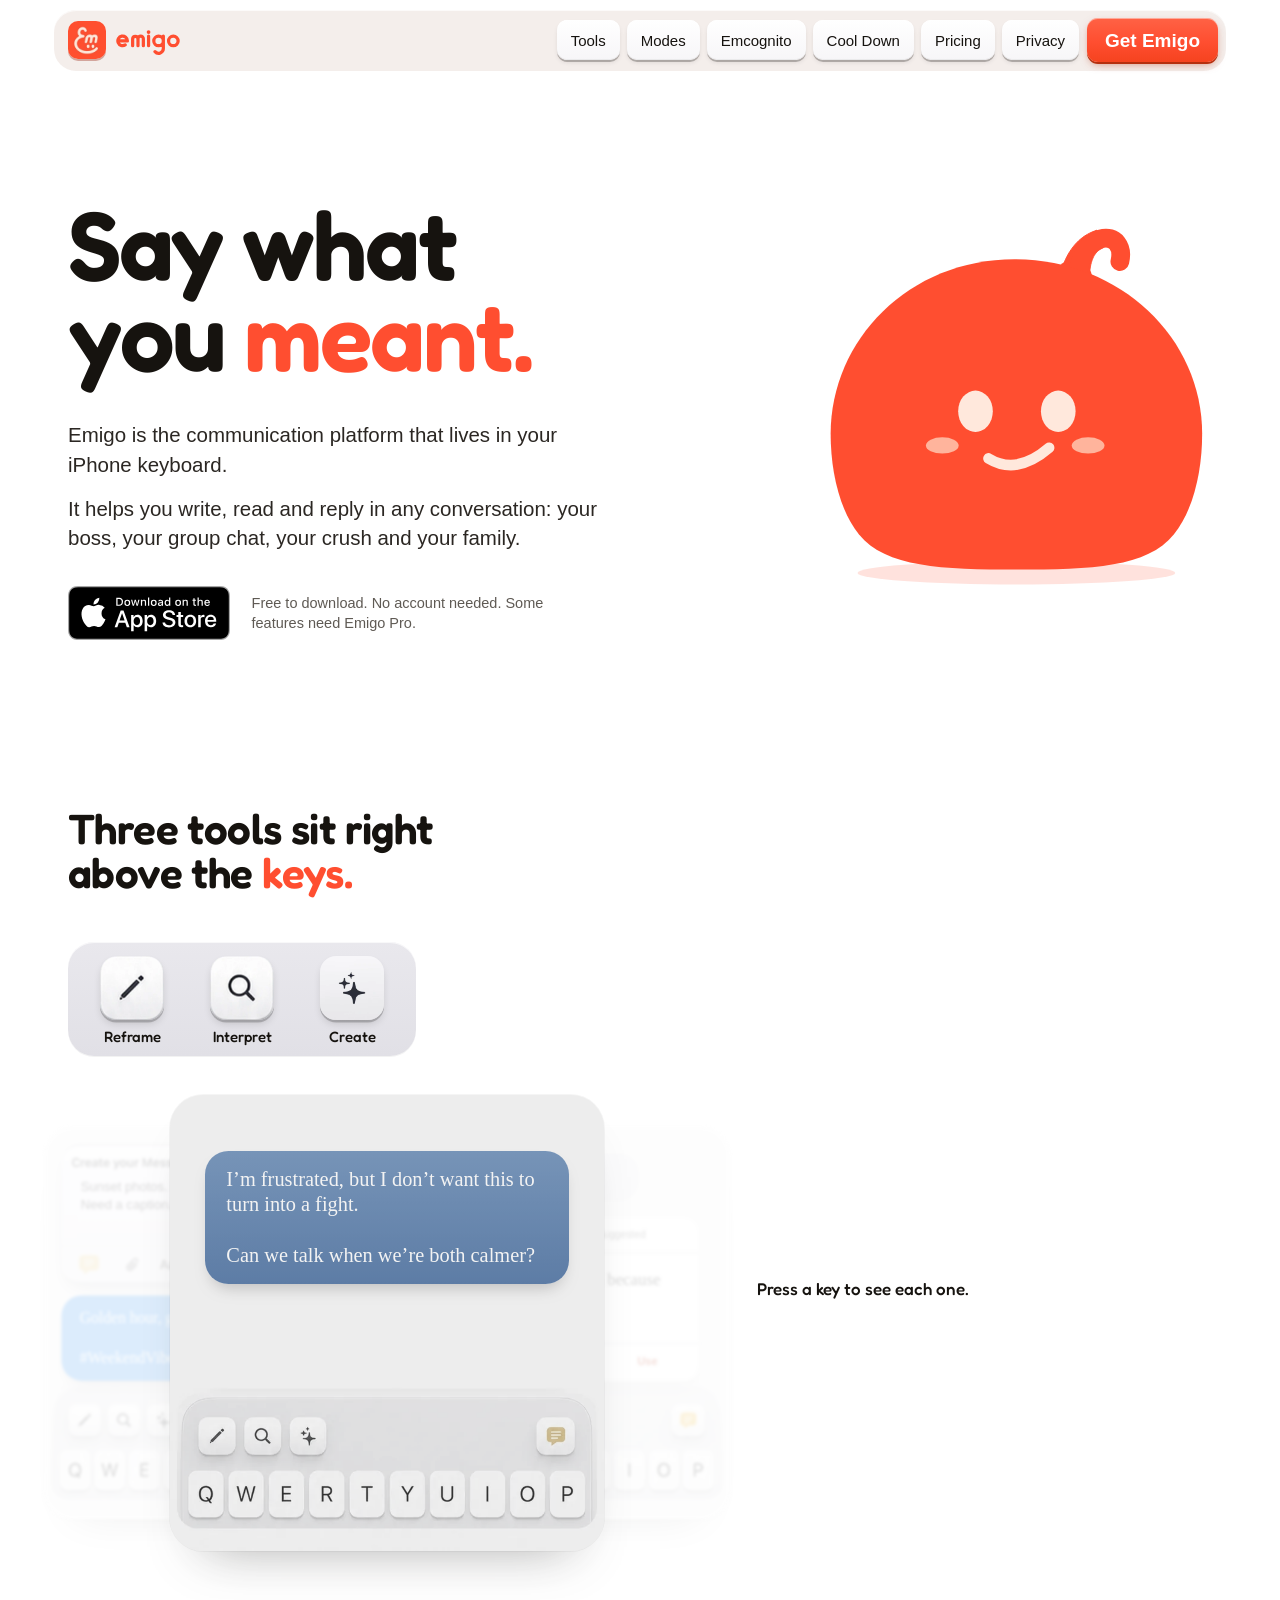
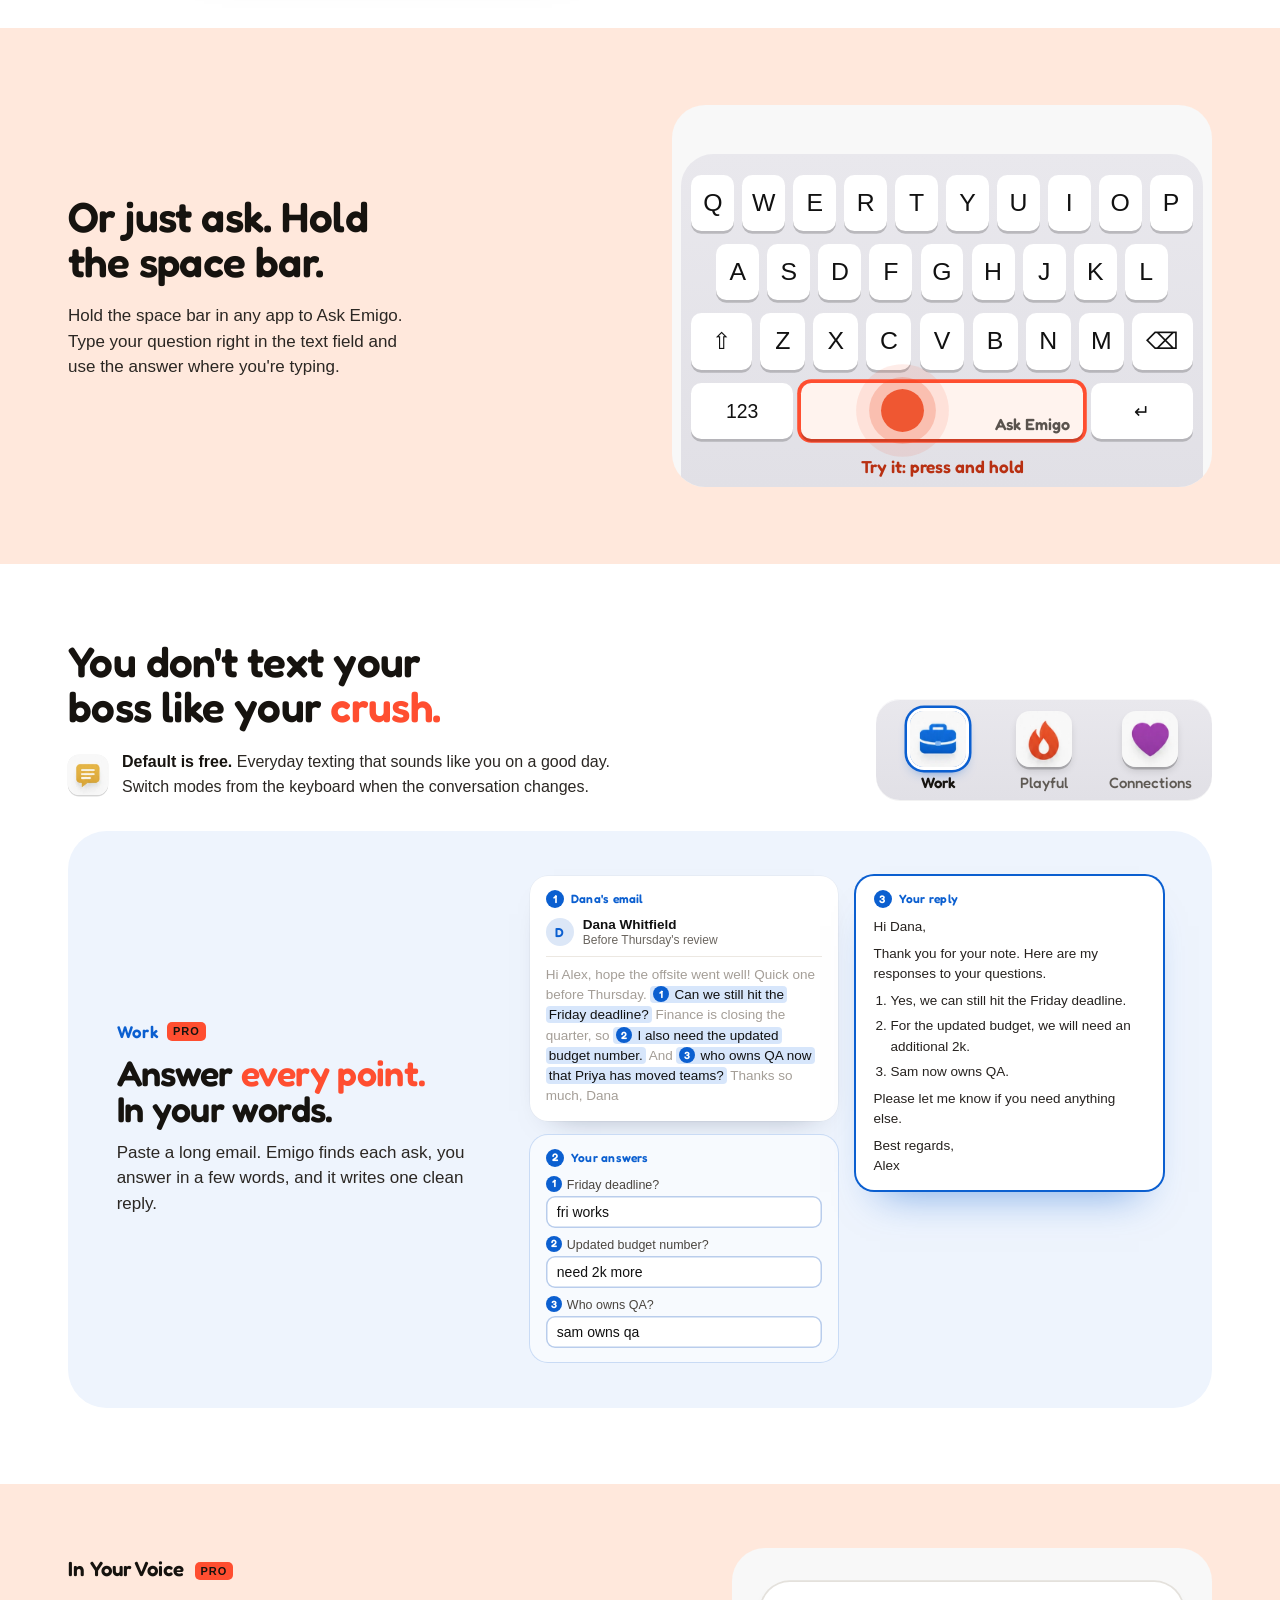
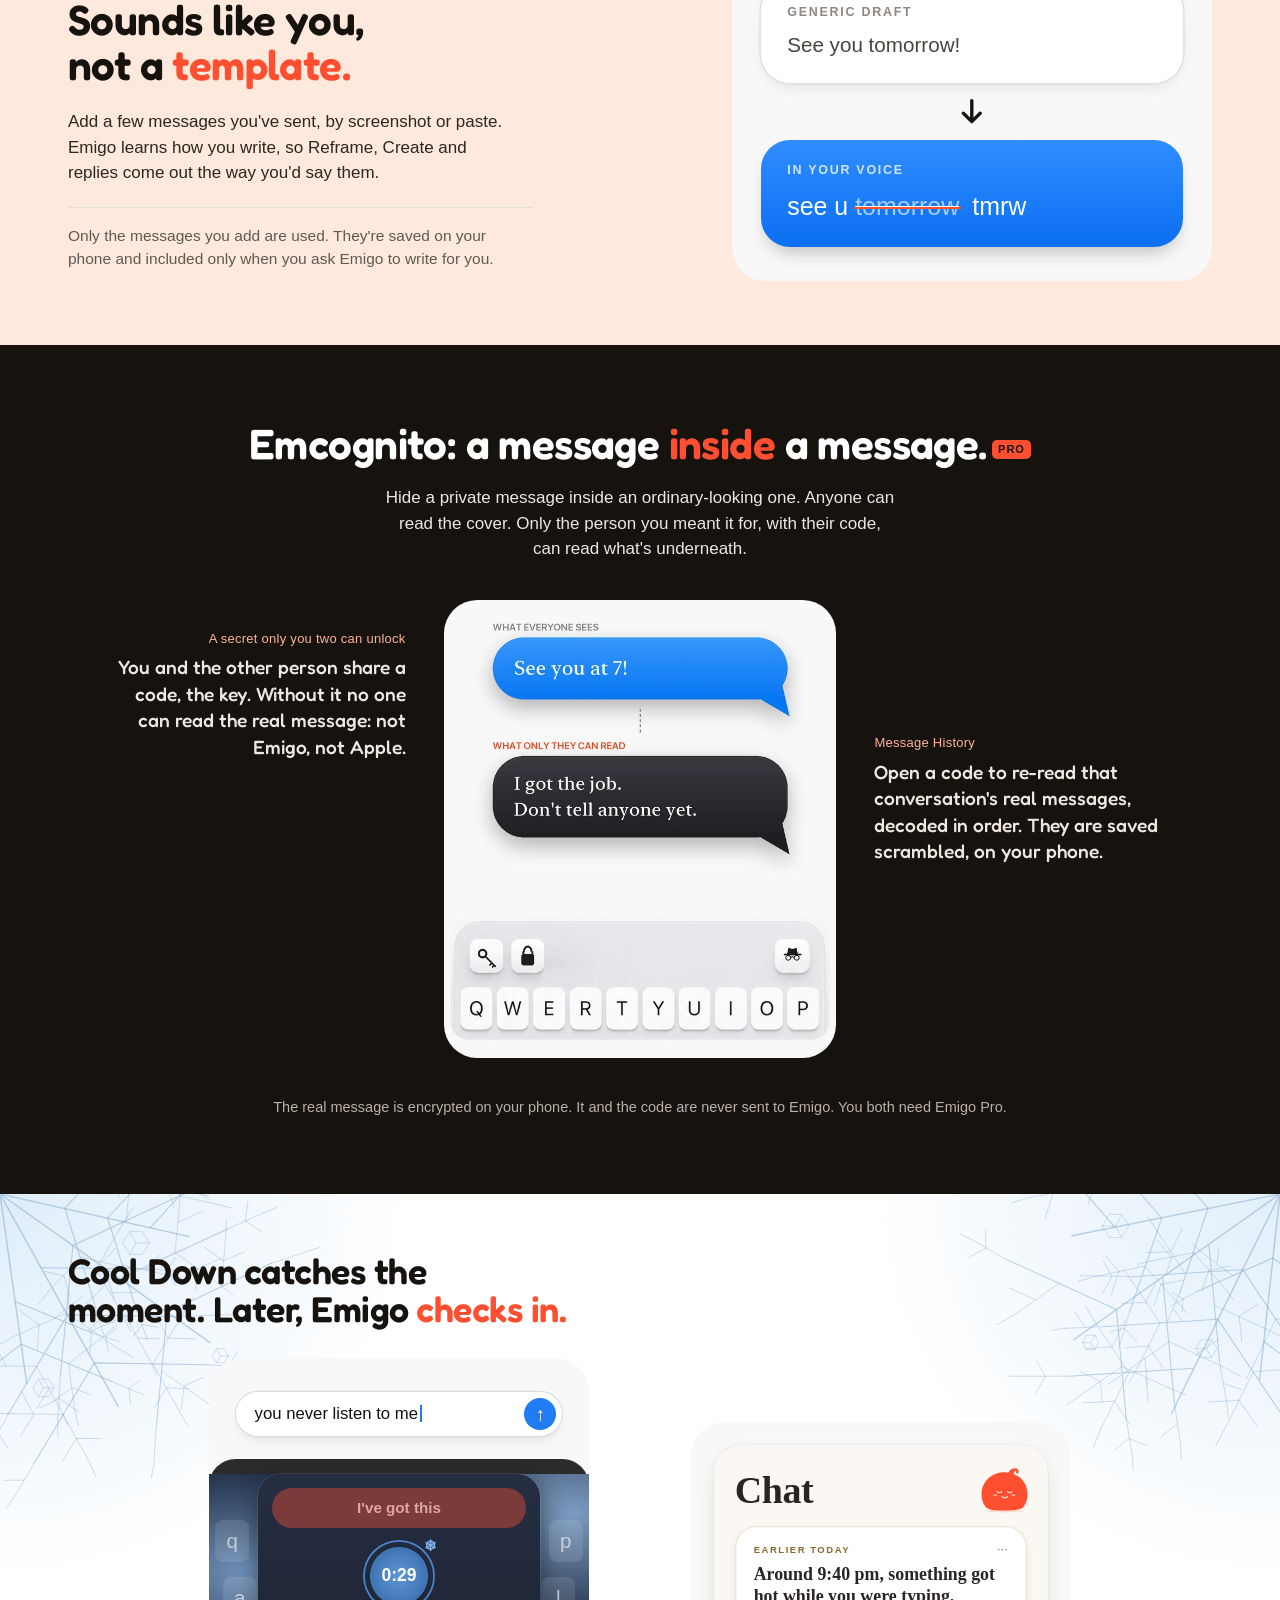
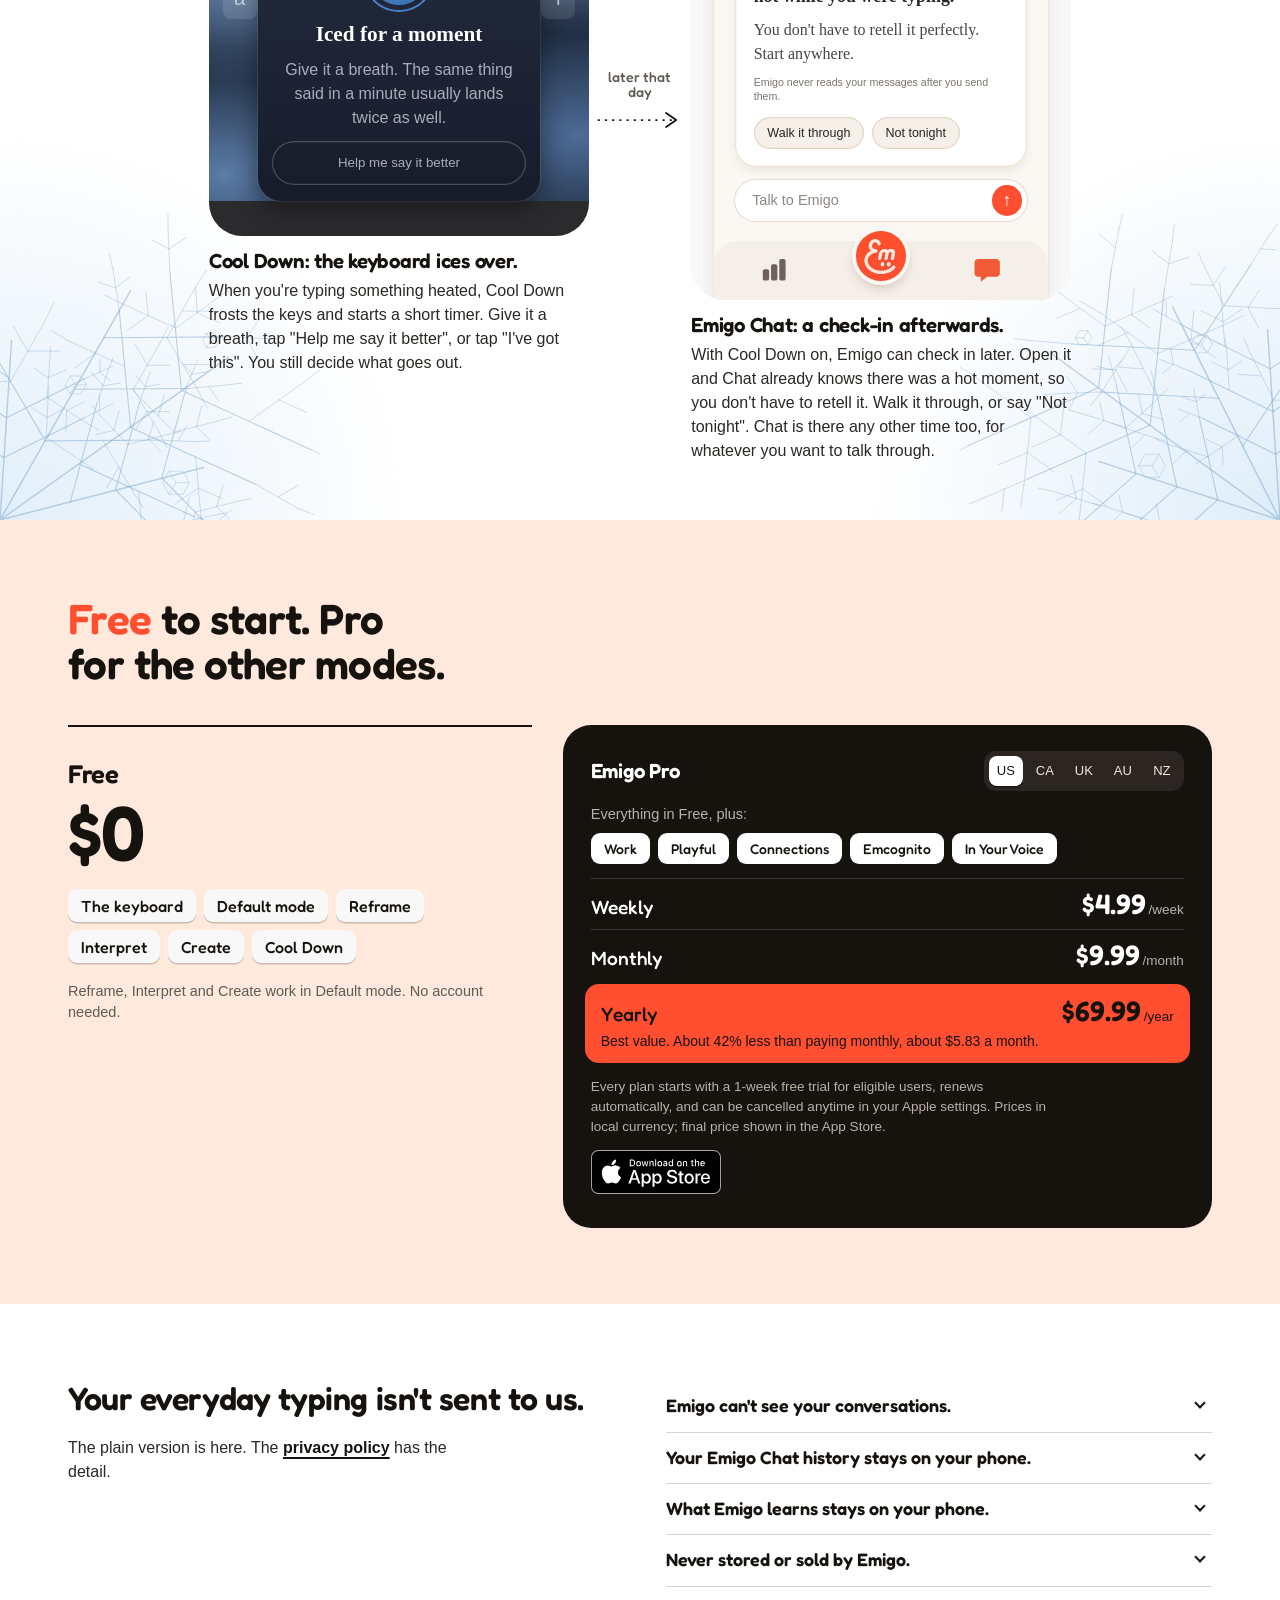
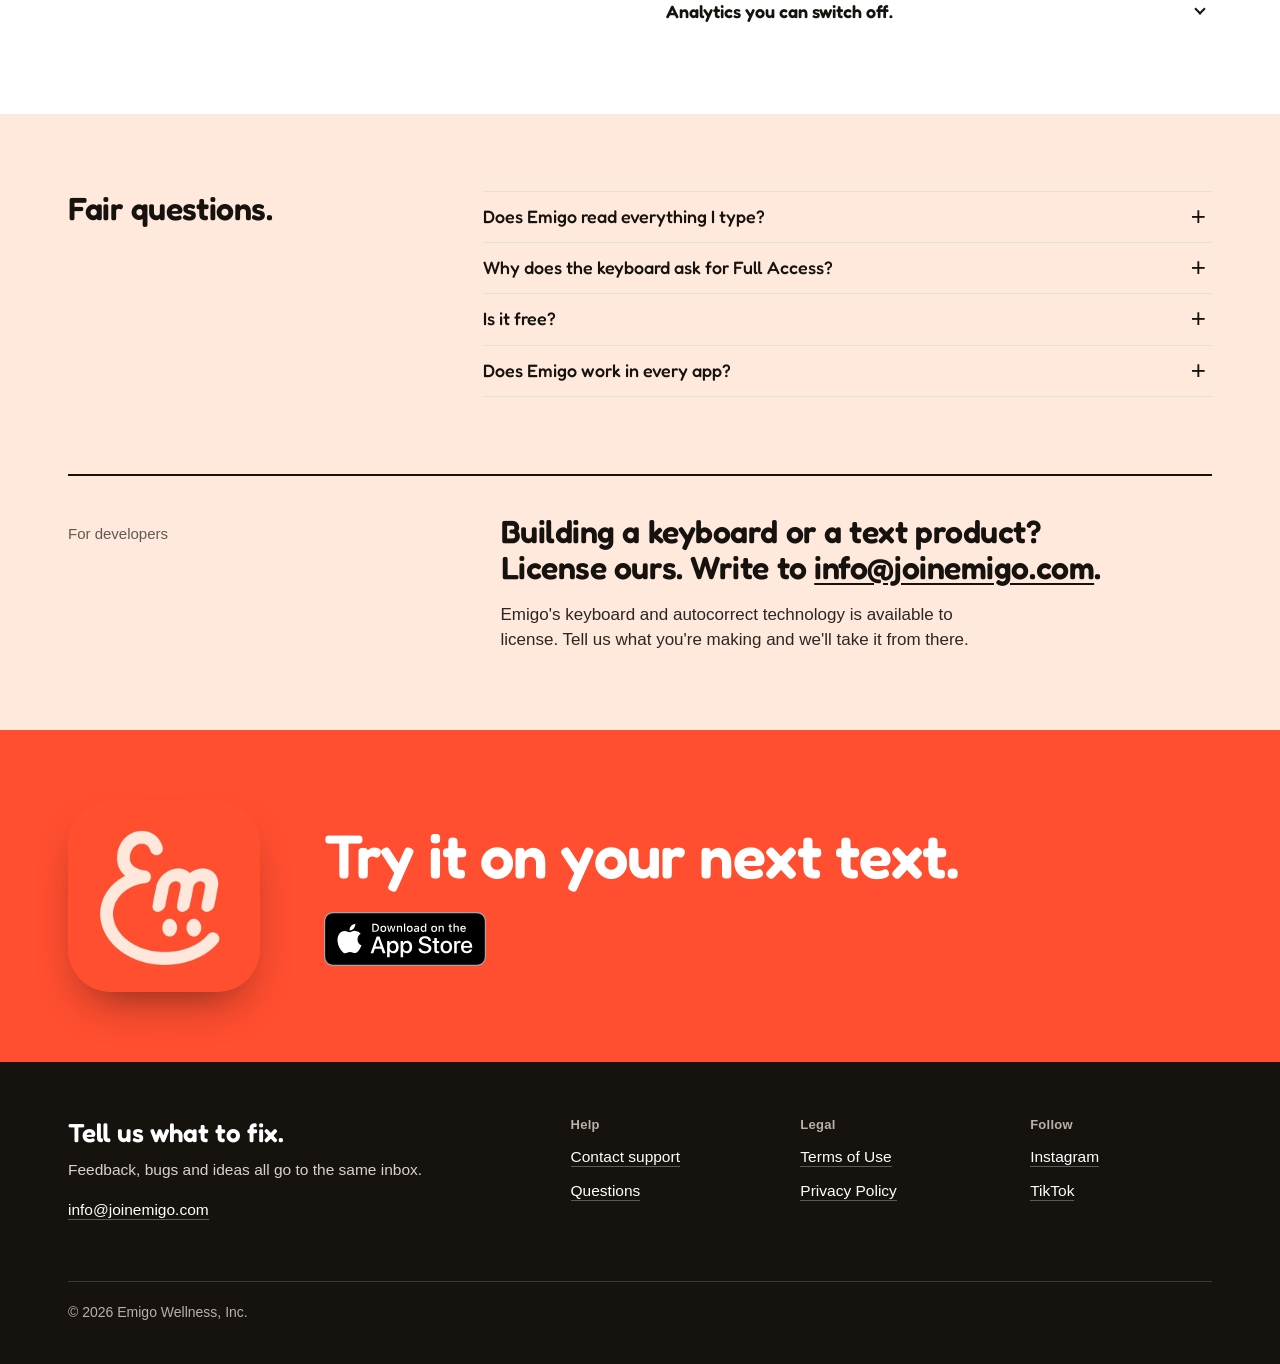
<file: index.html>
<!doctype html>
<html lang="en">
<head>
<title>Emigo Keyboard</title>
<meta name="description" content="Emigo Keyboard is the AI keyboard for every conversation: Reframe, Interpret, Create, Work, Playful and Connections modes, and Emcognito.">
<link rel="canonical" href="https://joinemigo.com/">
<meta property="og:title" content="Emigo Keyboard">
<meta property="og:site_name" content="Emigo Keyboard">
<meta property="og:description" content="Emigo Keyboard is the AI keyboard for every conversation: Reframe, Interpret, Create, Work, Playful and Connections modes, and Emcognito.">
<meta property="og:type" content="website">
<meta property="og:url" content="https://joinemigo.com/">
<meta property="og:image" content="https://joinemigo.com/assets/img/og-image.png">
<meta property="og:image:width" content="1200">
<meta property="og:image:height" content="630">
<meta name="twitter:card" content="summary_large_image">
<meta name="twitter:title" content="Emigo Keyboard">
<meta name="twitter:description" content="Emigo Keyboard is the AI keyboard for every conversation: Reframe, Interpret, Create, Work, Playful and Connections modes, and Emcognito.">
<meta name="twitter:image" content="https://joinemigo.com/assets/img/og-image.png">
<script type="application/ld+json">
{"@context":"https://schema.org","@graph":[
{"@type":"SoftwareApplication","@id":"https://joinemigo.com/#app","name":"Emigo Keyboard","alternateName":"Emigo","description":"Emigo Keyboard is the AI keyboard for every conversation: Reframe, Interpret, Create, Work, Playful and Connections modes, and Emcognito.","operatingSystem":"iOS","applicationCategory":"UtilitiesApplication","url":"https://joinemigo.com/","installUrl":"https://apps.apple.com/us/app/emigo-better-texting/id6748092950","downloadUrl":"https://apps.apple.com/us/app/emigo-better-texting/id6748092950","image":"https://joinemigo.com/assets/img/emigo-icon-512.png","offers":{"@type":"Offer","price":"0","priceCurrency":"USD"},"publisher":{"@id":"https://joinemigo.com/#org"}},
{"@type":"Organization","@id":"https://joinemigo.com/#org","name":"Emigo","legalName":"Emigo Wellness, Inc.","url":"https://joinemigo.com/","logo":"https://joinemigo.com/assets/img/emigo-icon-512.png","email":"info@joinemigo.com","sameAs":["https://www.instagram.com/emigo.us/","https://www.tiktok.com/@emigo.us"]},
{"@type":"WebSite","@id":"https://joinemigo.com/#site","name":"Emigo Keyboard","url":"https://joinemigo.com/","publisher":{"@id":"https://joinemigo.com/#org"}}
]}
</script>
<meta charset="utf-8">
<meta name="viewport" content="width=device-width, initial-scale=1">
<meta name="theme-color" content="#FFFFFF">
<meta name="apple-itunes-app" content="app-id=6748092950">
<link rel="icon" href="/favicon.ico" sizes="48x48">
<link rel="icon" type="image/png" sizes="192x192" href="/assets/img/icon-192.png">
<link rel="icon" type="image/png" sizes="32x32" href="/assets/img/favicon-32.png">
<link rel="apple-touch-icon" href="/assets/img/emigo-icon.png">
<link rel="preconnect" href="https://fonts.googleapis.com">
<link rel="preconnect" href="https://fonts.gstatic.com" crossorigin>
<link rel="stylesheet" href="https://fonts.googleapis.com/css2?family=Fredoka:wght@500;600&display=swap">
<link rel="stylesheet" href="/assets/css/emigo.css?v=20261119i">

</head>
<body>
<a class="skip" href="#main">Skip to content</a>

<header class="strip">
  <nav class="strip-in" aria-label="Main">
    <a class="brand" href="/" aria-label="Emigo home"><img class="mark" src="/assets/img/emigo-mark-96.webp" width="36" height="36" alt=""><img class="word" src="/assets/img/emigo-wordmark.svg" width="64" height="25" alt="emigo"></a>
    <div class="keys"><a class="key" href="#tools">Tools</a><a class="key" href="#modes">Modes</a><a class="key" href="#emcognito">Emcognito</a><a class="key" href="#cool-down">Cool Down</a><a class="key" href="#pricing">Pricing</a><a class="key" href="#privacy">Privacy</a></div>
    <details class="menu"><summary class="key" aria-label="Sections menu"><span class="bars" aria-hidden="true"></span>Menu</summary><div class="menu-grid"><a class="key" href="#tools">Tools</a><a class="key" href="#modes">Modes</a><a class="key" href="#emcognito">Emcognito</a><a class="key" href="#cool-down">Cool Down</a><a class="key" href="#pricing">Pricing</a><a class="key" href="#privacy">Privacy</a></div></details>
    <a class="key key-go" href="https://apps.apple.com/us/app/emigo-better-texting/id6748092950">Get Emigo</a>
  </nav>
</header>

<main id="main">

<div class="hero">
  <div class="wrap hero-grid">
    <div>
      <h1 aria-label="Say what you meant.">
        <span class="l" aria-hidden="true">Say <span class="w-what">what</span></span>
        <span class="l" aria-hidden="true">you <span class="fix"><del data-t="ment."></del><ins class="w-meant">meant.</ins></span></span>
      </h1>
      <p class="hero-sub">Emigo is the communication platform that lives in your iPhone keyboard.</p>
      <p class="hero-sub">It helps you write, read and reply in any conversation: your boss, your group chat, your crush and your family.</p>
      <div class="hero-cta">
        <a class="badge" href="https://apps.apple.com/us/app/emigo-better-texting/id6748092950"><img src="/assets/img/app-store-badge.svg" width="162" height="54" alt="Download Emigo on the App Store"></a>
        <p class="fine">Free to download. No account needed. Some features need Emigo Pro.</p>
      </div>
    </div>
    <div class="slime-stage">
      <svg class="slime-svg" viewBox="0 0 1024 1024" aria-hidden="true" focusable="false"><ellipse id="shadow" cx="512" cy="856" rx="330" ry="24" fill="#FF4E30" fill-opacity="0.16"/><g id="sl-move"><g id="slime"><g id="cowlick"><circle cx="630" cy="246" r="40" fill="#FF4E30"/><path d="M 592.0 283.4 L 593.3 275.9 L 594.6 268.6 L 596.0 261.4 L 597.5 254.4 L 599.2 247.5 L 600.9 240.8 L 602.8 234.2 L 604.8 227.9 L 607.0 221.6 L 609.2 215.6 L 611.7 209.7 L 614.3 204.0 L 617.0 198.5 L 619.9 193.2 L 623.0 188.1 L 626.3 183.2 L 629.8 178.5 L 633.4 174.0 L 637.3 169.8 L 641.3 165.8 L 645.5 162.1 L 649.9 158.7 L 654.4 155.5 L 659.2 152.6 L 664.0 150.0 L 669.0 147.7 L 674.1 145.6 L 679.3 143.7 L 692.7 180.3 L 689.9 181.5 L 687.4 182.8 L 685.0 184.3 L 682.8 185.9 L 680.8 187.7 L 678.9 189.6 L 677.1 191.6 L 675.5 193.8 L 674.0 196.1 L 672.5 198.7 L 671.2 201.4 L 670.0 204.4 L 668.8 207.6 L 667.8 210.9 L 666.8 214.6 L 666.0 218.4 L 665.3 222.4 L 664.7 226.7 L 664.2 231.2 L 663.8 235.9 L 663.5 240.9 L 663.4 246.0 L 663.4 251.4 L 663.5 256.9 L 663.7 262.7 L 664.0 268.7 L 664.4 274.8 L 665.0 281.2 Z" fill="#FF4E30" stroke="#FF4E30" stroke-width="2" stroke-linejoin="round"/><path d="M 638 282 C 636 218 648 176 686 162 C 718 153 734 179 727 209" fill="none" stroke="#FF4E30" stroke-width="39" stroke-linecap="round" stroke-linejoin="round"/></g><g id="body"><path d="M 513 849 C 358 849 240 844 185 776 C 143 724 126 642 126 567 C 126 372 288 204 508 204 C 726 204 898 366 898 567 C 898 642 881 724 839 776 C 784 844 668 849 513 849 Z" fill="#FF4E30"/></g><g id="face"><g id="eyes"><ellipse id="eye-left" cx="427" cy="520" rx="36" ry="43" fill="#FFE8DC" /><ellipse id="eye-right" cx="599" cy="520" rx="36" ry="43" fill="#FFE8DC" /></g><g id="blush"><ellipse id="blush-left" cx="358" cy="591" rx="34" ry="17" fill="#FFB49C" /><ellipse id="blush-right" cx="661" cy="591" rx="34" ry="17" fill="#FFB49C" /></g><path id="mouth" d="M 454 618 Q 513 654 580 596" fill="none" stroke="#FFE8DC" stroke-width="22" stroke-linecap="round" stroke-linejoin="round"/><ellipse id="mouth-open" cx="517" cy="630" rx="66" ry="58" fill="#9C2A10"/></g></g></g><g id="sl-bits" fill="#FF4E30"><circle cx="512" cy="500" r="20" style="--tx:-470px;--ty:-250px"/><circle cx="512" cy="500" r="14" style="--tx:430px;--ty:-330px"/><circle cx="512" cy="500" r="17" style="--tx:520px;--ty:-90px"/><circle cx="512" cy="500" r="12" style="--tx:-380px;--ty:-420px"/></g></svg>
    </div>
  </div>
</div>

<section id="tools">
  <div class="wrap">
    <div class="tools-head">
      <h2>Three tools sit right above the <em>keys.</em></h2>
    </div>
    <div class="tswitch" data-active="0">
      <div class="tbtns" role="group" aria-label="Choose a tool"><button class="tbtn" type="button" aria-pressed="false" aria-controls="tp0" data-i="0"><img class="tnode" src="/assets/img/key-reframe.webp" width="64" height="64" alt=""><span class="tlabel">Reframe</span></button><button class="tbtn" type="button" aria-pressed="false" aria-controls="tp1" data-i="1"><img class="tnode" src="/assets/img/key-interpret.webp" width="64" height="64" alt=""><span class="tlabel">Interpret</span></button><button class="tbtn" type="button" aria-pressed="false" aria-controls="tp2" data-i="2"><img class="tnode" src="/assets/img/key-create.webp" width="64" height="64" alt=""><span class="tlabel">Create</span></button></div>
      <div class="tbody">
        <div class="tstage"><div class="tcard" data-i="0"><figure class="plate" role="img" aria-label="Reframe demo: the draft &quot;Fine. Do whatever you want.&quot; is struck through and rewritten as &quot;I'm frustrated, but I don't want this to turn into a fight. Can we talk when we're both calmer?&quot;"><img src="/assets/img/plate-strip-720.webp" srcset="/assets/img/plate-strip-720.webp 720w, /assets/img/plate-strip-1206.webp 1206w" sizes="(max-width:1023px) 92vw, 440px" width="1206" height="1270" loading="lazy" alt=""><div class="ui" aria-hidden="true"><div class="bub bub-blue d-bub"><span class="d-t" data-k="rf"></span><i class="d-strike"></i></div></div></figure></div><div class="tcard" data-i="1"><figure class="plate" role="img" aria-label="Interpret demo: for the message &quot;do whatever you want&quot;, the Unpack tab reads &quot;They might be shutting down because they feel hurt.&quot; and the Suggested tab offers a reply."><img src="/assets/img/plate-strip-720.webp" srcset="/assets/img/plate-strip-720.webp 720w, /assets/img/plate-strip-1206.webp 1206w" sizes="(max-width:1023px) 92vw, 440px" width="1206" height="1270" loading="lazy" alt=""><div class="ui" aria-hidden="true"><div class="bub bub-grey d-in">do whatever you want</div><div class="card d-card"><div class="card-tabs"><span class="on" data-tab="0">Unpack</span><span data-tab="1">Suggested</span></div><div class="card-body"><span class="d-t" data-k="in"></span></div><div class="card-acts"><span>Done</span><span>Ask More</span><span class="go">Use</span></div></div></div></figure></div><div class="tcard" data-i="2"><figure class="plate" role="img" aria-label="Create demo: scattered thoughts gather in the Create notepad as &quot;Sunset photos. Dinner was cute. Need a caption. Not too cheesy. Add hashtags.&quot;, and Create turns it into &quot;Golden hour, good food, and the best company. #WeekendVibes #fyp&quot;"><img src="/assets/img/plate-strip-720.webp" srcset="/assets/img/plate-strip-720.webp 720w, /assets/img/plate-strip-1206.webp 1206w" sizes="(max-width:1023px) 92vw, 440px" width="1206" height="1270" loading="lazy" alt=""><div class="ui d-create" aria-hidden="true"><div class="d-frags"><span style="left:8%;top:10%;--d:0.00s;--dx:6cqw">caption for this?</span><span style="left:56%;top:17%;--d:0.32s;--dx:-6cqw">too cheesy?</span><span style="left:4%;top:27%;--d:0.64s;--dx:6cqw">golden hour</span><span style="left:52%;top:38%;--d:0.96s;--dx:-6cqw">mention dinner?</span><span style="left:12%;top:14%;--d:1.28s;--dx:6cqw">need hashtags</span><span style="left:62%;top:34%;--d:1.60s;--dx:-6cqw">not basic</span><span style="left:6%;top:46%;--d:1.92s;--dx:6cqw">photo dump?</span><span style="left:50%;top:4%;--d:2.24s;--dx:-6cqw">make it casual</span><span style="left:16%;top:42%;--d:2.56s;--dx:6cqw">good company</span><span style="left:8%;top:22%;--d:2.88s;--dx:6cqw">weekend vibes</span><span style="left:54%;top:48%;--d:3.20s;--dx:-6cqw">keep it short</span></div><div class="d-pad"><img src="/assets/img/create-notepad-960.webp?v=4" srcset="/assets/img/create-notepad-720.webp?v=4 720w, /assets/img/create-notepad-960.webp?v=4 960w" sizes="(max-width:1023px) 84vw, 400px" width="960" height="397" loading="lazy" alt=""><div class="d-cover"><span class="d-t" data-k="cn"></span></div><i class="d-press"></i></div><div class="bub bub-blue d-out"><span class="d-t" data-k="co"></span></div></div></figure></div></div>
        <div class="tcopy"><div class="tfoot"><span class="tdots" aria-hidden="true"><i></i><i></i><i></i></span><button class="tnext" type="button" hidden>Next: Interpret <span aria-hidden="true">&rarr;</span></button></div><p class="thint">Press a key to see each one.</p><div class="tpanel" role="region" id="tp0" aria-label="Reframe" data-i="0"><h3>Reframe</h3>
        <p>Rewrites your message in a better tone without changing what you mean, and tells you how the original reads.</p></div><div class="tpanel" role="region" id="tp1" aria-label="Interpret" data-i="1"><h3>Interpret</h3>
        <p>Explains what a message you received really means, so you answer what they said and not what you feared.</p>
        <p class="sub"><strong>Unpack</strong> goes deeper into it: the emotions in the message and how it comes across.</p>
        <p class="sub"><strong>Reply</strong> then suggests an answer. Use it as it is, or edit it first.</p></div><div class="tpanel" role="region" id="tp2" aria-label="Create" data-i="2"><h3>Create</h3>
        <p>Writes the whole message from a short note. Type the gist, get something you'd send.</p></div></div>
      </div>
    </div>
  </div>
</section>

<section id="ask" class="band-cream">
  <div class="wrap ask1">
    <div>
      <h2 class="h-big">Or just ask. Hold the space bar.</h2>
      <p class="lede">Hold the space bar in any app to Ask Emigo. Type your question right in the text field and use the answer where you're typing.</p>
    </div>
    <div class="plate askplate">
      <div class="askpop" hidden><div class="ask-field"><span class="ask-q"></span><b aria-hidden="true">&uarr;</b></div><div class="ask-card"><div class="ask-tabs" aria-hidden="true"><span class="on">Answer</span><span>Reasoning</span></div><p class="ask-a" role="status" aria-live="polite"></p><div class="ask-acts" aria-hidden="true"><span class="go">Use</span><span>Follow-Up</span><span>Cancel</span></div></div></div>
      <div class="ak">
        <div class="ak-kb">
              <div class="ak-row" aria-hidden="true"><span>Q</span><span>W</span><span>E</span><span>R</span><span>T</span><span>Y</span><span>U</span><span>I</span><span>O</span><span>P</span></div>
              <div class="ak-row r2" aria-hidden="true"><span>A</span><span>S</span><span>D</span><span>F</span><span>G</span><span>H</span><span>J</span><span>K</span><span>L</span></div>
              <div class="ak-row r3" aria-hidden="true"><span class="fn">&#8679;</span><span>Z</span><span>X</span><span>C</span><span>V</span><span>B</span><span>N</span><span>M</span><span class="fn">&#9003;</span></div>
              <div class="ak-row r4"><span class="fn w" aria-hidden="true">123</span><button class="sp" type="button" aria-label="Ask Emigo. Press and hold to try it." aria-expanded="false"><em>Ask Emigo</em><i class="hold"></i></button><span class="fn w" aria-hidden="true">&crarr;</span></div>
              <p class="ak-cue">Try it: press and hold</p>
            </div>
      </div>
    </div>
  </div>
</section>

<section id="modes" class="modes">
  <div class="wrap mx">
    <div class="mx-head">
      <div>
        <h2 class="h-big">You don't text your boss like your <em>crush.</em></h2>
        <p class="mode-free"><img src="/assets/img/mode-default.webp" width="72" height="72" loading="lazy" alt=""><span><b>Default is free.</b> Everyday texting that sounds like you on a good day. Switch modes from the keyboard when the conversation changes.</span></p>
      </div>
      <div class="mx-tray" role="radiogroup" aria-label="Choose a mode">
        <input type="radio" name="mx" id="mx-work" checked><label for="mx-work" style="--acc:#0B5FD0"><img src="/assets/img/mode-work.webp" width="72" height="72" alt=""><span>Work</span></label>
        <input type="radio" name="mx" id="mx-play"><label for="mx-play" style="--acc:#E2491F"><img src="/assets/img/mode-playful.webp" width="72" height="72" alt=""><span>Playful</span></label>
        <input type="radio" name="mx" id="mx-conn"><label for="mx-conn" style="--acc:#7A2E9E"><img src="/assets/img/mode-connections.webp" width="72" height="72" alt=""><span>Connections</span></label>
      </div>
    </div>

    <div class="mx-stage">
      <article class="mx-pane mx-work" id="work">
        <div class="mx-copy">
          <p class="mx-k">Work <span class="tag">PRO</span></p>
          <h3>Answer <em>every point.</em> In your words.</h3>
          <p>Paste a long email. Emigo finds each ask, you answer in a few words, and it writes one clean reply.</p>
        </div>
        <div class="mx-vis wk" role="img" aria-label="Work example in three steps. Step 1, Dana's email holds three asks: can we still hit the Friday deadline, the updated budget number, and who owns QA now. Step 2, your answers: fri works, need 2k more, sam owns qa. Step 3, the reply: Hi Dana, thanks for your note. Here are my responses to your questions. Yes, we can still hit the Friday deadline. For the updated budget, we will need an additional 2k. Sam now owns QA. Please let me know if you need anything else. Best regards, Alex.">
          <div class="wk-mail" aria-hidden="true">
            <small class="wk-step"><b>1</b>Dana's email</small>
            <div class="wk-from"><i>D</i><b>Dana Whitfield</b><small>Before Thursday's review</small></div>
            <p><span class="wk-rest">Hi Alex, hope the offsite went well! Quick one before Thursday.</span> <mark class="m1"><u>1</u>Can we still hit the Friday deadline?</mark> <span class="wk-rest">Finance is closing the quarter, so</span> <mark class="m2"><u>2</u>I also need the updated budget number.</mark> <span class="wk-rest">And</span> <mark class="m3"><u>3</u>who owns QA now that Priya has moved teams?</mark> <span class="wk-rest">Thanks so much, Dana</span></p>
          </div>
          <div class="wk-ans" aria-hidden="true">
            <small class="wk-step"><b>2</b>Your answers</small>
            <div class="wk-f f1"><span><u>1</u>Friday deadline?</span><em>fri works</em></div>
            <div class="wk-f f2"><span><u>2</u>Updated budget number?</span><em>need 2k more</em></div>
            <div class="wk-f f3"><span><u>3</u>Who owns QA?</span><em>sam owns qa</em></div>
          </div>
          <div class="wk-reply" aria-hidden="true">
            <small class="wk-step"><b>3</b>Your reply</small>
            <p>Hi Dana,</p>
            <p>Thank you for your note. Here are my responses to your questions.</p>
            <ol><li>Yes, we can still hit the Friday deadline.</li><li>For the updated budget, we will need an additional 2k.</li><li>Sam now owns QA.</li></ol>
            <p>Please let me know if you need anything else.</p>
            <p>Best regards,<br>Alex</p>
          </div>
        </div>
      </article>

      <article class="mx-pane mx-play" id="playful">
        <div class="mx-copy">
          <p class="mx-k">Playful <span class="tag">PRO</span></p>
          <h3>Never stare at <em>"haha"</em> again.</h3>
          <p>Start from what your crush sent. Five reply styles: confident, never try-hard.</p>
        </div>
        <div class="mx-vis pl">
          <div class="pl-chat">
            <p class="pl-top"><i aria-hidden="true">J</i>Jordan</p>
            <p class="msg out pl-prev">how was the climbing trip?</p>
            <p class="msg in">my arms have fully quit after that climbing trip</p>
            <div class="pl-out">
              <p class="msg out on" data-s="0"><small>Rizz</small>my one chance to beat you at arm wrestling</p>
              <p class="msg out" data-s="1"><small>Smooth</small>sounds like the good kind of wrecked</p>
              <p class="msg out" data-s="2"><small>Curious</small>was it worth it? best climb?</p>
              <p class="msg out" data-s="3"><small>Direct</small>rest up. drinks thursday, i'll carry yours</p>
              <p class="msg out" data-s="4"><small>Warm</small>real weekend. hope the arms recover</p>
            </div>
          </div>
          <div class="pl-chips" role="group" aria-label="Reply styles">
            <button type="button" aria-pressed="true" data-s="0">Rizz<i></i></button><button type="button" aria-pressed="false" data-s="1">Smooth<i></i></button><button type="button" aria-pressed="false" data-s="2">Curious<i></i></button><button type="button" aria-pressed="false" data-s="3">Direct<i></i></button><button type="button" aria-pressed="false" data-s="4">Warm<i></i></button>
          </div>
        </div>
      </article>

      <article class="mx-pane mx-conn" id="connections">
        <div class="mx-copy">
          <p class="mx-k">Connections <span class="tag">PRO</span></p>
          <h3>Say the hard thing <em>without the fight.</em></h3>
          <p>For partners, friends and family. Keep what you mean, drop the part that escalates. The heat bar warns you before you send.</p>
        </div>
        <div class="mx-vis cn is-happy">
          <div class="cn-card">
            <div class="cn-meter" role="img" aria-label="Heat bar: reads heated before, reads calm after"><span class="cn-track"><i></i></span><span class="cn-lab" aria-hidden="true"><span class="hot">Reads heated</span><span class="calm">Reads calm</span></span></div>
            <p class="msg draftmsg"><span class="vh">What you typed: </span><span class="cn-strike">you ALWAYS cancel last minute. i was actually looking forward to tonight and honestly it hurts. whatever</span></p>
            <p class="cn-cap">After a one-tap Reframe</p>
            <p class="msg out cn-new">i was really looking forward to tonight, so it hurt when you cancelled last minute</p>
          </div>
          <div class="cn-buddy"><svg class="cry" viewBox="0 0 1024 1024" aria-hidden="true" focusable="false"><ellipse cx="512" cy="856" rx="330" ry="24" fill="#FF4E30" fill-opacity=".16"/><g class="cs-slime"><g class="cs-cow"><path d="M 572 224 C 594 174 630 146 678 139 L 680 182 C 664 202 660 232 660 272 Z" fill="#FF4E30"/><path d="M 638 282 C 636 218 648 176 686 162 C 718 153 734 179 727 209" fill="none" stroke="#FF4E30" stroke-width="39" stroke-linecap="round" stroke-linejoin="round"/></g><path d="M 513 849 C 358 849 240 844 185 776 C 143 724 126 642 126 567 C 126 372 288 204 508 204 C 726 204 898 366 898 567 C 898 642 881 724 839 776 C 784 844 668 849 513 849 Z" fill="#FF4E30"/><g class="cs-eyes"><ellipse cx="427" cy="526" rx="33" ry="40" fill="#FFE8DC"/><ellipse cx="599" cy="526" rx="33" ry="40" fill="#FFE8DC"/></g><g class="cs-brows" fill="none" stroke="#FFE8DC" stroke-width="18" stroke-linecap="round"><path d="M 380 480 L 448 452"/><path d="M 646 480 L 578 452"/></g><ellipse cx="358" cy="591" rx="34" ry="17" fill="#FFB49C"/><ellipse cx="661" cy="591" rx="34" ry="17" fill="#FFB49C"/><path class="cs-sad" d="M470 632 q15 -20 30 0 t30 0 t30 0" fill="none" stroke="#FFE8DC" stroke-width="20" stroke-linecap="round" stroke-linejoin="round"/><path class="cs-smile" d="M 454 618 Q 513 654 580 596" fill="none" stroke="#FFE8DC" stroke-width="22" stroke-linecap="round"/><path class="cs-tear t1" d="M427 566 c-13 20 -20 31 -20 42 a20 20 0 0 0 40 0 c0 -11 -7 -22 -20 -42z" fill="#E4F3FF"/><path class="cs-tear t2" d="M599 566 c-13 20 -20 31 -20 42 a20 20 0 0 0 40 0 c0 -11 -7 -22 -20 -42z" fill="#E4F3FF"/></g></svg></div>
        </div>
      </article>
    </div>
  </div>
</section>

<section id="in-your-voice" class="iyv band-cream">
  <div class="wrap iyv-grid">
    <div class="iyv-copy">
      <p class="iyv-k">In Your Voice <span class="tag">PRO</span></p>
      <h2>Sounds like you, not a <em>template.</em></h2>
      <p class="lede">Add a few messages you've sent, by screenshot or paste. Emigo learns how you write, so Reframe, Create and replies come out the way you'd say them.</p>
      <p class="iyv-priv">Only the messages you add are used. They're saved on your phone and included only when you ask Emigo to write for you.</p>
      <!-- UPCOMING, not shipped (APP_NEXT/tone_voice/SPEC.md sections 2 and 4); do not publish until it ships:
      <p>A different voice for work and for friends, and a note when Emigo spots a habit of yours.</p> -->
    </div>
    <figure class="plate" role="img" aria-label="The same line twice. Generic: &quot;See you tomorrow!&quot; In the user's voice: &quot;see u tmrw&quot;, with &quot;tomorrow&quot; crossed out and &quot;tmrw&quot; written in.">
      <div class="iyv-ba" aria-hidden="true">
        <div class="iyv-card"><small>Generic draft</small><p>See you tomorrow!</p></div>
        <div class="iyv-arrow"><svg viewBox="0 0 24 24"><path d="M12 4v15M6 13l6 6 6-6"/></svg></div>
        <div class="iyv-card iyv-you"><small>In your voice</small><p>see u <del>tomorrow</del> tmrw</p></div>
      </div>
    </figure>
  </div>
</section>

<section class="emc on-dark" id="emcognito">
  <div class="wrap">
    <div class="emc-head">
      <h2 class="h-big">Emcognito: a message <em>inside</em> a message.<span class="tag">PRO</span></h2>
      <p class="lede">Hide a private message inside an ordinary-looking one. Anyone can read the cover. Only the person you meant it for, with their code, can read what's underneath.</p>
    </div>
    <div class="emc-stage">
      <p class="layer l1 how"><small>A secret only you two can unlock</small>You and the other person share a code, the key. Without it no one can read the real message: not Emigo, not Apple.</p>
      <figure class="plate"><img src="/assets/img/plate-emcognito-720.webp" srcset="/assets/img/plate-emcognito-720.webp 720w, /assets/img/plate-emcognito-1206.webp 1206w" sizes="(max-width:820px) 65vw, 392px" width="1206" height="1410" loading="lazy" alt="Emcognito on the Emigo keyboard. A blue bubble everyone sees says &quot;See you at 7!&quot;. A dark bubble only the recipient can read says &quot;I got the job. Don't tell anyone yet.&quot;"></figure>
      <p class="layer l2 how"><small>Message History</small>Open a code to re-read that conversation's real messages, decoded in order. They are saved scrambled, on your phone.</p>
    </div>
    <p class="fine">The real message is encrypted on your phone. It and the code are never sent to Emigo. You both need Emigo Pro.</p>
  </div>
</section>

<section id="cool-down" class="story">
  <div class="frost" aria-hidden="true"><svg class="fr fr-tl" viewBox="0 0 360 360" aria-hidden="true" focusable="false"><g pathLength="1"><path class="f0" pathLength="1" d="M0 0L213 48M0 0L236 167M0 0L133 239M0 0L30 213"/><path class="f1" pathLength="1" d="M73 16L137 -52M73 16L106 122M121 27L195 -53M121 27L153 129M169 38L233 -32M82 58L198 4M82 58L68 204M135 95L255 40M188 133L305 78M188 133L176 260M46 83L166 84M76 136L202 138M76 136L9 248M106 190L233 192M106 190L39 302M17 121L103 156M24 169L126 211M24 169L-49 225"/><path class="f2" pathLength="1" d="M106 -19L94 -60M100 -40L80 -45M100 -40L113 -55M94 -60L88 -74M106 -19L148 -10M128 -14L134 4M148 -10L163 -6M137 -52L161 -74M149 -64L146 -78M91 71L137 82M115 77L130 61M137 82L154 84M91 71L54 110M72 92L79 116M72 92L50 87M54 110L43 125M106 122L117 159M112 141L129 145M112 141L99 154M160 -15L145 -61M152 -39L130 -44M145 -61L141 -77M160 -15L215 -2M188 -8L206 -27M188 -8L196 15M215 -2L234 2M195 -53L218 -83M207 -69L200 -86M207 -69L226 -66M138 80L188 91M164 86L181 67M188 91L205 95M138 80L107 114M122 98L129 119M107 114L96 125M153 129L166 164M160 147L178 150M160 147L149 161M202 2L188 -43M195 -21L175 -26M195 -21L211 -39M188 -43L182 -58M202 2L246 12M246 12L261 16M233 -32L254 -57M244 -45L239 -59M142 30L148 -32M145 -2L124 -17M145 -2L170 -14M148 -32L150 -53M198 4L239 -13M219 -5L222 -27M219 -5L235 6M239 -13L254 -18M75 134L130 172M103 154L130 142M103 154L101 182M130 172L150 184M75 134L16 160M44 147L42 175M44 147L22 131M16 160L-3 171M68 204L65 255M67 230L88 245M67 230L46 240M65 255L65 273M197 66L203 0M200 32L229 19M203 0L203 -23M197 66L246 101M222 84L250 72M222 84L220 109M246 101L262 114M255 40L297 21M276 30L279 8M276 30L294 42M297 21L312 15M249 104L254 48M251 75L230 60M251 75L275 65M254 48L255 29M305 78L348 64M348 64L363 59M182 199L229 232M207 216L229 206M207 216L204 242M229 232L246 245M176 260L173 305M173 305L170 320M108 84L138 34M138 34L149 16M108 84L138 136M124 111L153 111M138 136L147 155M166 84L208 87M188 86L198 71M188 86L197 103M208 87L223 89M141 137L168 186M155 162L179 163M168 186L176 203M202 138L246 136M246 136L261 136M41 194L68 242M55 219L42 241M68 242L76 260M41 194L-25 193M7 194L-7 168M-25 193L-48 194M9 248L-12 288M-2 269L9 286M-2 269L-22 269M-12 288L-21 301M172 191L206 135M189 162L173 133M189 162L220 163M206 135L217 116M172 191L201 243M187 218L212 219M187 218L174 240M201 243L211 261M233 192L278 195M256 194L268 177M256 194L266 213M278 195L293 197M71 248L99 299M86 275L113 275M86 275L71 300M99 299L108 318M71 248L8 247M38 248L23 273M38 248L24 222M8 247L-14 247M39 302L16 341M27 322L4 322M16 341L6 354M62 139L93 115M78 127L76 110M78 127L96 134M103 156L134 166M119 161L131 151M119 161L122 178M77 191L118 159M118 159L131 147M77 191L84 242M81 218L102 226M81 218L60 233M84 242L88 260M126 211L162 226M145 219L158 209M145 219L147 237M-14 198L-58 181M-37 189L-54 202M-37 189L-40 166M-58 181L-74 175M-49 225L-72 247M-61 237L-58 253"/><path class="f3" pathLength="1" d="M168 55L160 68L146 68L138 55L146 42L160 42ZM153 55L168 55M153 55L146 68M153 55L146 42M61 218L55 228L43 228L37 218L43 208L55 208ZM49 218L61 218M49 218L43 228M49 218L43 208M257 182L252 190L244 190L239 182L244 174L252 174ZM248 182L257 182M248 182L244 190M248 182L244 174"/></g></svg><svg class="fr fr-tr" viewBox="0 0 360 360" aria-hidden="true" focusable="false"><g pathLength="1"><path class="f0" pathLength="1" d="M0 0L234 47M0 0L232 164M0 0L122 247M0 0L23 209"/><path class="f1" pathLength="1" d="M81 16L154 -68M81 16L113 112M133 27L215 -66M133 27L169 132M186 37L261 -49M80 57L68 189M132 94L119 233M184 130L309 73M184 130L173 253M42 85L166 93M42 85L-30 193M70 141L196 149M70 141L-6 254M97 196L238 205M8 72L94 110M8 72L-75 133M18 166L-63 226"/><path class="f2" pathLength="1" d="M119 -27L101 -80M110 -55L127 -75M101 -80L94 -98M119 -27L169 -17M145 -22L159 -39M145 -22L152 -1M169 -17L187 -15M154 -68L177 -99M166 -84L186 -82M97 66L144 75M122 71L138 52M122 71L128 90M144 75L160 79M97 66L63 105M80 86L88 109M80 86L56 81M63 105L52 119M113 112L127 144M120 129L110 143M176 -21L235 -9M207 -15L227 -38M207 -15L216 12M235 -9L256 -4M215 -66L241 -100M241 -100L250 -112M152 81L208 93M181 87L197 69M181 87L190 114M208 93L227 98M152 81L117 120M134 102L142 126M134 102L109 97M117 120L105 134M169 132L180 169M175 151L191 155M175 151L161 166M225 -7L209 -54M217 -32L193 -37M217 -32L232 -49M209 -54L204 -71M225 -7L282 4M255 -2L264 27M282 4L302 10M261 -49L288 -78M275 -64L293 -60M288 -78L297 -89M74 125L20 150M46 138L43 166M46 138L25 124M20 150L1 159M68 189L60 235M64 213L43 220M60 235L58 251M125 166L176 202M152 185L149 216M176 202L193 214M125 166L65 194M94 181L68 162M65 194L44 205M119 233L112 281M115 258L134 273M112 281L111 298M249 101L299 136M275 119L304 106M299 136L318 147M309 73L351 49M331 61L331 40M331 61L349 71M351 49L366 42M178 194L224 226M202 211L224 200M202 211L200 235M224 226L240 237M178 194L125 218M151 207L148 235M125 218L106 226M173 253L166 295M170 275L185 287M170 275L150 283M166 295L165 310M107 89L138 42M123 65L110 39M123 65L150 66M138 42L149 25M166 93L210 92M189 93L199 75M189 93L200 112M210 92L225 92M5 141L29 191M29 191L38 208M5 141L-63 137M-30 139L-47 163M-30 139L-46 109M-63 137L-86 134M-30 193L-55 232M-43 213L-34 230M-43 213L-64 212M-55 232L-64 245M135 145L165 100M151 122L140 100M151 122L178 123M165 100L176 85M135 145L160 195M148 171L174 173M148 171L132 195M160 195L170 212M196 149L240 151M219 150L231 132M240 151L256 153M30 200L61 262M46 232L80 234M46 232L26 261M61 262L72 283M30 200L-38 195M-38 195L-62 196M-6 254L-31 295M-19 275L-9 295M-19 275L-42 275M-31 295L-39 310M170 201L207 146M189 172L174 142M189 172L219 174M207 146L219 126M170 201L201 263M186 233L222 235M186 233L169 259M201 263L210 285M238 205L288 205M264 205L275 186M264 205L275 224M288 205L305 205M53 92L88 66M71 79L69 60M88 66L99 56M94 110L123 126M109 118L121 111M109 118L110 132M-35 104L-31 147M-33 126L-16 134M-33 126L-49 138M-31 147L-30 162M-35 104L-76 86M-57 95L-75 108M-57 95L-59 76M-76 86L-91 81M-75 133L-104 155M-90 145L-88 161M-24 197L-18 248M-21 224L2 234M-21 224L-39 237M-18 248L-18 266M-24 197L-68 178M-47 187L-67 202M-47 187L-49 166M-68 178L-84 171M-63 226L-90 248M-77 237L-75 255M-77 237L-91 232"/><path class="f3" pathLength="1" d="M200 36L192 49L178 49L170 36L178 23L192 23ZM185 36L200 36M185 36L178 49M185 36L178 23M95 174L89 184L77 184L71 174L77 164L89 164ZM83 174L95 174M83 174L77 184M83 174L77 164M222 167L218 175L208 175L204 167L208 159L218 159ZM213 167L222 167M213 167L208 175M213 167L208 159"/></g></svg><svg class="fr fr-bl" viewBox="0 0 360 360" aria-hidden="true" focusable="false"><g pathLength="1"><path class="f0" pathLength="1" d="M0 0L229 59M0 0L257 183M0 0L147 258M0 0L13 202"/><path class="f1" pathLength="1" d="M79 20L109 131M130 34L216 -53M130 34L157 132M182 47L255 -27M182 47L209 147M89 63L218 4M147 104L288 40M147 104L134 237M204 146L350 79M204 146L191 280M51 89L177 90M51 89L-24 217M84 147L212 148M117 205L253 206M4 70L95 115M4 70L-71 120M7 115L95 159M7 115L-73 169M10 160L-73 216"/><path class="f2" pathLength="1" d="M109 131L122 169M116 151L135 154M116 151L103 166M122 169L127 182M175 -11L160 -64M167 -39L142 -45M167 -39L186 -57M160 -64L156 -83M175 -11L234 4M206 -3L213 26M234 4L255 8M216 -53L243 -86M230 -70L248 -67M243 -86L253 -96M144 85L188 96M167 91L181 77M167 91L173 111M188 96L204 100M144 85L114 116M128 101L134 123M128 101L108 96M114 116L104 128M157 132L169 166M164 150L180 153M164 150L153 162M220 9L207 -38M213 -15L192 -21M213 -15L230 -33M207 -38L202 -54M220 9L267 21M244 15L261 -2M244 15L251 39M267 21L283 24M255 -27L280 -52M268 -40L264 -56M196 99L244 111M221 105L236 90M221 105L227 129M244 111L261 116M196 99L162 133M178 117L185 141M162 133L150 146M209 147L222 180M216 164L234 167M216 164L206 176M156 33L162 -37M162 -37L164 -62M218 4L264 -12M242 -4L260 11M264 -12L281 -18M220 71L226 5M223 36L197 18M223 36L250 24M226 5L227 -19M288 40L335 13M313 26L335 39M335 13L353 6M140 173L78 201M108 188L84 171M78 201L58 213M134 237L127 283M130 261L146 273M130 261L110 268M127 283L123 299M280 111L346 158M314 135L345 121M346 158L368 175M350 79L400 54M376 66L378 41M376 66L398 81M400 54L418 45M198 216L245 250M222 233L247 222M222 233L220 262M245 250L262 262M198 216L138 243M167 230L164 257M167 230L143 213M138 243L118 253M191 280L189 328M190 305L210 318M190 305L171 315M189 328L189 344M116 89L149 33M134 60L120 36M149 33L161 14M177 90L221 88M200 89L210 106M221 88L236 89M12 156L49 221M31 190L68 190M31 190L15 218M49 221L61 245M12 156L-62 155M-27 155L-45 187M-62 155L-88 155M-24 217L-48 263M-36 241L-22 264M-48 263L-56 280M150 147L179 99M165 122L153 102M165 122L191 122M179 99L188 82M150 147L180 199M166 174L191 174M166 174L152 198M180 199L189 217M212 148L256 152M235 150L246 134M256 152L272 154M188 205L222 147M206 175L238 175M222 147L233 126M188 205L220 262M205 235L235 235M220 262L232 281M253 206L301 204M278 205L289 183M278 205L291 225M301 204L318 204M52 93L92 66M92 66L106 56M52 93L54 136M53 115L71 125M53 115L35 127M54 136L55 151M95 115L127 131M112 123L112 141M-35 96L-32 141M-34 119L-52 132M-32 141L-30 157M-35 96L-72 77M-54 86L-55 67M-72 77L-85 71M-71 120L-97 139M-85 130L-83 143M-85 130L-98 124M53 138L96 110M75 123L74 100M75 123L95 133M96 110L111 101M53 138L56 180M54 160L74 169M54 160L38 171M56 180L57 195M95 159L127 173M112 166L124 157M112 166L113 181M-35 143L-32 192M-33 168L-52 181M-32 192L-29 209M-35 143L-74 124M-55 133L-72 144M-55 133L-56 112M-74 124L-87 116M-73 169L-100 190M-87 180L-85 194M-87 180L-103 174M-33 189L-30 241M-32 216L-9 227M-32 216L-52 230M-30 241L-30 259M-73 216L-104 234M-89 225L-89 241M-89 225L-104 217"/><path class="f3" pathLength="1" d="M213 42L206 55L190 55L183 42L190 29L206 29ZM198 42L213 42M198 42L190 55M198 42L190 29M97 152L91 162L79 162L73 152L79 142L91 142ZM85 152L97 152M85 152L79 162M85 152L79 142M246 202L242 210L232 210L228 202L232 194L242 194ZM237 202L246 202M237 202L232 210M237 202L232 194"/></g></svg><svg class="fr fr-br" viewBox="0 0 360 360" aria-hidden="true" focusable="false"><g pathLength="1"><path class="f0" pathLength="1" d="M0 0L204 66M0 0L257 187M0 0L121 240M0 0L14 214"/><path class="f1" pathLength="1" d="M70 23L145 -45M70 23L91 116M116 37L192 -31M116 37L137 135M162 52L240 -18M162 52L184 151M146 107L284 46M146 107L130 260M204 149L350 84M204 149L190 282M42 83L-25 184M69 137L203 144M96 191L234 198M96 191L33 287M5 74L86 114M5 74L-76 128M8 122L102 168M8 122L-71 174M11 170L110 219M11 170L-73 226"/><path class="f2" pathLength="1" d="M109 -12L158 3M135 -4L154 -22M135 -4L139 18M158 3L175 8M145 -45L172 -68M159 -57L156 -73M159 -57L173 -52M81 71L126 85M104 79L122 62M126 85L141 92M91 116L97 148M94 133L110 138M94 133L83 142M156 2L146 -41M151 -20L130 -27M146 -41L144 -56M156 2L196 15M177 9L192 -5M177 9L181 28M196 15L211 19M192 -31L216 -56M204 -44L200 -59M204 -44L220 -40M127 88L174 103M152 96L167 81M174 103L190 109M137 135L145 168M203 16L254 32M229 24L249 7M229 24L235 50M254 32L272 36M240 -18L268 -42M255 -30L269 -25M173 104L221 119M198 112L216 96M198 112L203 133M221 119L238 124M173 104L138 136M155 120L159 141M155 120L131 113M138 136L126 148M184 151L193 185M189 169L206 173M189 169L176 181M218 75L226 -1M222 35L195 16M222 35L252 22M226 -1L228 -28M218 75L273 115M247 96L279 82M247 96L243 130M273 115L292 130M284 46L333 25M310 35L313 10M333 25L350 18M138 187L202 233M171 211L205 196M202 233L226 247M138 187L66 218M100 203L97 236M100 203L72 182M66 218L41 230M130 260L121 314M125 288L144 303M125 288L102 296M121 314L119 332M280 115L288 40M284 76L254 54M284 76L317 62M288 40L292 14M280 115L347 164M347 164L372 179M350 84L399 57M376 70L376 43M376 70L397 82M399 57L417 48M197 218L250 257M225 238L251 227M250 257L269 270M197 218L140 243M167 231L164 261M167 231L146 216M140 243L121 252M190 282L181 328M185 306L204 322M181 328L177 344M7 135L33 187M21 162L48 164M33 187L41 205M7 135L-47 132M-21 134L-35 155M-21 134L-32 112M-47 132L-66 130M-25 184L-49 218M-37 202L-28 222M-37 202L-57 200M-49 218L-57 231M139 141L167 197M154 170L181 172M167 197L178 217M203 144L250 142M228 143L237 125M228 143L239 161M250 142L266 141M168 195L200 145M185 169L172 145M185 169L211 170M200 145L213 129M234 198L282 202M282 202L299 204M63 241L85 285M75 264L100 265M75 264L62 284M85 285L92 301M63 241L10 238M36 239L23 259M36 239L24 216M10 238L-8 238M33 287L11 322M22 305L4 304M11 322L3 333M47 95L82 71M65 82L64 62M65 82L83 91M82 71L95 63M86 114L115 125M101 120L113 110M-37 102L-34 151M-36 128L-17 137M-36 128L-56 141M-34 151L-33 169M-37 102L-75 83M-57 92L-72 102M-57 92L-58 73M-75 83L-89 76M-76 128L-104 147M-91 138L-90 154M-91 138L-105 131M57 146L60 190M58 169L77 178M58 169L43 179M60 190L62 205M102 168L136 181M120 175L132 165M120 175L123 193M-33 149L-30 190M-32 170L-15 179M-30 190L-30 204M-33 149L-75 128M-75 128L-91 122M-71 174L-99 192M-85 184L-99 176M62 195L66 248M64 223L88 235M64 223L43 237M66 248L68 267M110 219L144 238M128 229L128 246M-33 199L-30 251M-31 226L-50 239M-30 251L-28 269M-33 199L-76 178M-55 188L-74 201M-55 188L-57 167M-76 178L-91 170M-73 226L-104 244M-89 235L-89 251M-89 235L-104 227"/><path class="f3" pathLength="1" d="M159 61L152 74L136 74L129 61L136 48L152 48ZM144 61L159 61M144 61L136 74M144 61L136 48M100 198L94 208L82 208L76 198L82 188L94 188ZM88 198L100 198M88 198L82 208M88 198L82 188M230 205L226 213L216 213L212 205L216 197L226 197ZM221 205L230 205M221 205L216 213M221 205L216 197"/></g></svg></div>
  <div class="wrap">
    <h2 class="h-big story-h">Cool Down catches the moment. Later, Emigo <em>checks in.</em></h2>
    <div class="story-row">
      <article>
        <figure class="plate" role="img" aria-label="Cool Down in Emigo: with the draft &quot;you never listen to me&quot; in the text field, the keyboard is frosted over by a panel titled &quot;Iced for a moment&quot; with a 29-second timer, an &quot;I've got this&quot; button and a &quot;Help me say it better&quot; button.">
      <div class="cd" aria-hidden="true">
        <div class="cd-field"><span>you never listen to me<i></i></span><b>&uarr;</b></div>
        <div class="cd-kb">
          <div class="cd-ice"><span class="k k1">q</span><span class="k k2">p</span><span class="k k3">a</span><span class="k k4">l</span>
            <div class="cd-pop">
              <div class="cd-got">I've got this</div>
              <div class="cd-timer"><span>0:29</span><i>&#10052;&#xFE0E;</i></div>
              <b>Iced for a moment</b>
              <p>Give it a breath. The same thing said in a minute usually lands twice as well.</p>
              <div class="cd-help">Help me say it better</div>
            </div>
          </div>
        </div>
      </div>
    </figure>
        <h3>Cool Down: the keyboard ices over.</h3>
        <p>When you're typing something heated, Cool Down frosts the keys and starts a short timer. Give it a breath, tap "Help me say it better", or tap "I've got this". You still decide what goes out.</p>
      </article>
      <div class="story-link" aria-hidden="true"><span>later that day</span><svg viewBox="0 0 120 40" preserveAspectRatio="none"><path d="M2 20 H104" /><path d="M96 10 L110 20 L96 30" /></svg></div>
      <article id="chat">
        <figure class="plate" role="img" aria-label="Emigo Chat after a Cool Down moment. A card headed &quot;Earlier today&quot; reads &quot;Around 9:40 pm, something got hot while you were typing. You don't have to retell it perfectly. Start anywhere. Emigo never reads your messages after you send them.&quot; with the choices &quot;Walk it through&quot; and &quot;Not tonight&quot;.">
          <div class="scr scr-chat" aria-hidden="true">
            <div class="s-head"><b>Chat</b><img class="c-ava" src="/assets/img/mascot/slime-calm.svg" width="120" height="120" loading="lazy" alt=""></div>
            <div class="c-arrive">
              <small>Earlier today<i>&middot;&middot;&middot;</i></small>
              <b>Around 9:40 pm, something got hot while you were typing.</b>
              <p>You don't have to retell it perfectly. Start anywhere.</p>
              <em>Emigo never reads your messages after you send them.</em>
              <div class="c-chips"><span>Walk it through</span><span>Not tonight</span></div>
            </div>
            <div class="c-compose"><span>Talk to Emigo</span><b>&uarr;</b></div>
            <div class="s-tab"><svg viewBox="0 0 24 24" width="24" height="24" class="g"><rect x="3" y="12" width="5" height="9" rx="1.5"/><rect x="9.5" y="8" width="5" height="13" rx="1.5"/><rect x="16" y="4" width="5" height="17" rx="1.5"/></svg><img src="/assets/img/emigo-mark-96.webp" width="96" height="96" loading="lazy" alt=""><svg viewBox="0 0 24 24" width="24" height="24"><path d="M5 4h14a3 3 0 0 1 3 3v8a3 3 0 0 1-3 3h-7l-5 4v-4H5a3 3 0 0 1-3-3V7a3 3 0 0 1 3-3z"/></svg></div>
          </div>
        </figure>
        <h3>Emigo Chat: a check-in afterwards.</h3>
        <p>With Cool Down on, Emigo can check in later. Open it and Chat already knows there was a hot moment, so you don't have to retell it. Walk it through, or say "Not tonight". Chat is there any other time too, for whatever you want to talk through.</p>
      </article>
    </div>
  </div>
</section>

<section id="pricing" class="band-cream">
  <div class="wrap">
    <h2 class="h-big price-h"><em>Free</em> to start. Pro for the other modes.</h2>
    <div class="price">
      <div class="p-free">
        <h3>Free</h3>
        <p class="p-big">$0</p>
        <ul class="chips"><li>The keyboard</li><li>Default mode</li><li>Reframe</li><li>Interpret</li><li>Create</li><li>Cool Down</li></ul>
        <p class="p-note">Reframe, Interpret and Create work in Default mode. No account needed.</p>
      </div>
      <div class="p-pro on-dark">
        <div class="p-top"><h3>Emigo Pro</h3>
          <div class="regions" role="group" aria-label="Show prices for"><button type="button" data-r="US" aria-pressed="true">US</button><button type="button" data-r="CA" aria-pressed="false">CA</button><button type="button" data-r="UK" aria-pressed="false">UK</button><button type="button" data-r="AU" aria-pressed="false">AU</button><button type="button" data-r="NZ" aria-pressed="false">NZ</button></div>
        </div>
        <p class="p-adds">Everything in Free, plus:</p>
        <ul class="chips"><li>Work</li><li>Playful</li><li>Connections</li><li>Emcognito</li><li>In Your Voice</li></ul>
        <div class="plans" aria-live="polite"><div class="plan"><b>Weekly</b><span class="amt"><span data-p="week">$4.99</span><small>/week</small></span></div><div class="plan"><b>Monthly</b><span class="amt"><span data-p="month">$9.99</span><small>/month</small></span></div><div class="plan best"><b>Yearly</b><span class="amt"><span data-p="year">$69.99</span><small>/year</small></span><p class="save">Best value. About <span data-save>42</span>% less than paying monthly, about <span data-pm>$5.83</span> a month.</p></div></div>
        <p class="p-note">Every plan starts with a 1-week free trial for eligible users, renews automatically, and can be cancelled anytime in your Apple settings. Prices in local currency; final price shown in the App Store.</p>
        <a class="badge" href="https://apps.apple.com/us/app/emigo-better-texting/id6748092950"><img src="/assets/img/app-store-badge.svg" width="162" height="54" loading="lazy" alt="Get Emigo Pro on the App Store"></a>
      </div>
    </div>
  </div>
</section>

<section class="priv" id="privacy">
  <div class="wrap priv-grid">
    <div>
      <h2>Your everyday typing isn't sent to us.</h2>
      <p class="lede" style="margin-top:1.2em">The plain version is here. The <a class="tlink" href="/privacy-policy">privacy policy</a> has the detail.</p>
    </div>
    <div class="facts">
      <details><summary>Emigo can't see your conversations.</summary><p>iOS only lets a keyboard see the text box you're typing in. Your messages, inboxes and chat history in Messages, WhatsApp, Instagram or any other app are off-limits to Emigo, and to every keyboard. Emigo sees a message only when you choose to give it one, by pasting it or a screenshot into a tool.</p></details>
      <details><summary>Your Emigo Chat history stays on your phone.</summary><p>Your conversations with Emigo and your chat history are stored on your device, not on our servers. To answer you, the conversation is sent securely to produce the reply, and Emigo doesn't keep it.</p></details>
      <details><summary>What Emigo learns stays on your phone.</summary><p>Learned words and your history live on your device. Delete them anytime in Settings, or by deleting the app.</p></details>
      <details><summary>Never stored or sold by Emigo.</summary><p>When you use Reframe, Interpret, Create or Chat, your text is sent securely to our AI provider to produce the result. Emigo doesn't store it, sell it, or use it to train models.</p></details>
      <details><summary>Analytics you can switch off.</summary><p>Usage analytics (which features get used, never your text or chats) are on by default. Turn them off any time in Settings, under "Share usage analytics".</p></details>
    </div>
  </div>
</section>

<section class="faq band-cream" id="questions">
  <div class="wrap faq-grid">
    <h2>Fair questions.</h2>
    <div>
      <details>
        <summary>Does Emigo read everything I type?</summary>
        <p>No. Your everyday typing is not sent to us. Text or screenshots are processed only when you choose to use a feature such as Reframe, Interpret or Create, and they are not stored on our servers.</p>
      </details>
      <details>
        <summary>Why does the keyboard ask for Full Access?</summary>
        <p>Full Access is the standard iOS permission that any keyboard with online features needs, the same one Grammarly, Gboard and SwiftKey ask for. Without it, no keyboard can connect to the internet. Emigo uses it to send what you choose to submit to a feature, to share your settings between the keyboard and the app, and for usage analytics, which you can turn off.</p>
      </details>
      <details>
        <summary>Is it free?</summary>
        <p>Emigo is free to download and you don't need an account. Free covers the keyboard, Default mode, Reframe, Interpret and Create in Default, and Cool Down. Work, Playful, Connections, Emcognito and In Your Voice come with Emigo Pro, a weekly, monthly or yearly subscription with a one-week free trial for eligible users. The <a class="tlink" href="#pricing">prices are above</a>, and the final price is shown in the App Store before you buy.</p>
      </details>
      <details>
        <summary>Does Emigo work in every app?</summary>
        <p>Yes. Emigo is a keyboard, so it works anywhere you type: Messages, WhatsApp, Instagram, Gmail, Slack and more. iOS switches to the standard keyboard in password fields and a few other secure fields, and some apps choose not to allow third-party keyboards.</p>
      </details>
    </div>
  </div>
</section>

<section class="dev band-cream" id="developers">
  <div class="wrap">
    <div class="dev-in">
      <p class="dev-k">For developers</p>
      <div>
        <h2>Building a keyboard or a text product? License ours. Write to <a class="mail" href="mailto:info@joinemigo.com?subject=Licensing%20Emigo%20keyboard%20technology">info@joinemigo.com</a>.</h2>
        <p class="lede">Emigo's keyboard and autocorrect technology is available to license. Tell us what you're making and we'll take it from there.</p>
      </div>
    </div>
  </div>
</section>

<section class="close on-orange">
  <div class="wrap close-grid">
    <img class="ic" src="/assets/img/emigo-mark-512.webp" width="240" height="240" loading="lazy" alt="">
    <div>
      <h2>Try it on your next text.</h2>
      <div class="hero-cta">
        <a class="badge" href="https://apps.apple.com/us/app/emigo-better-texting/id6748092950"><img src="/assets/img/app-store-badge.svg" width="162" height="54" alt="Download Emigo on the App Store"></a>
      </div>
    </div>
  </div>
</section>

</main>

<script>
(function(){var P={US:["$",4.99,9.99,69.99],CA:["CA$",6.99,12.99,99.99],UK:["\u00a3",4.99,9.99,69.99],AU:["A$",7.99,14.99,99.99],NZ:["NZ$",9.99,19.99,129.99]};
var L={"en-ca":"CA","fr-ca":"CA","en-gb":"UK","en-au":"AU","en-nz":"NZ"},q=function(s){return document.querySelector(s)};
function set(r){var p=P[r];if(!p)return;q('[data-p=week]').textContent=p[0]+p[1].toFixed(2);q('[data-p=month]').textContent=p[0]+p[2].toFixed(2);q('[data-p=year]').textContent=p[0]+p[3].toFixed(2);
q('.p-big').textContent=p[0]+'0';q('[data-save]').textContent=Math.round((1-p[3]/(12*p[2]))*100);q('[data-pm]').textContent=p[0]+(p[3]/12).toFixed(2);
[].forEach.call(document.querySelectorAll('.regions button'),function(b){b.setAttribute('aria-pressed',b.getAttribute('data-r')===r)})}
[].forEach.call(document.querySelectorAll('.regions button'),function(b){b.addEventListener('click',function(){set(b.getAttribute('data-r'))})});
var r=L[(navigator.language||'').toLowerCase()];if(r)set(r)})();
(function(){var st=document.querySelector('.slime-stage');if(!st)return;var sl=st.querySelector('#slime'),hero=document.querySelector('.hero'),
wm=hero.querySelector('.w-meant'),ww=hero.querySelector('.w-what'),EA=[],wind=null,off=false;
/* the typo intro plays once; lock it so nothing can replay it later */
var fx=hero.querySelector('.fix');if(fx&&wm)wm.addEventListener('animationend',function(e){if(e.animationName==='typo-in')fx.classList.add('typed')});
if('IntersectionObserver' in window)new IntersectionObserver(function(e){off=!e[0].isIntersecting;st.classList.toggle('is-paused',off);EA.forEach(function(a){off?a.pause():a.play()})}).observe(st);
if(window.matchMedia&&matchMedia('(prefers-reduced-motion: reduce)').matches)return;
var q=['a-hop','a-idle','a-roll','a-idle','a-squish','a-idle','a-puff','a-idle','a-eat','a-idle'],i=0,D=6000;
function seen(el){var r=el.getBoundingClientRect();return r.bottom>0&&r.top<innerHeight&&r.width>0}
function eatStop(){EA.forEach(function(a){a.cancel()});EA=[];if(wind)wind.innerHTML=''}
/* routine 5, headline half: runs on the Web Animations API from positions measured at this moment, in step with the slime's own 6s animation, and pauses with it */
function eatStart(){eatStop();if(!wm||!ww||!wm.animate)return;
var a=wm.getBoundingClientRect(),s2=st.getBoundingClientRect(),h=hero.getBoundingClientRect(),
mx=s2.left+s2.width*.505-(a.left+a.width/2),my=s2.top+s2.height*.6-(a.top+a.height/2),T='translate('+mx+'px,'+my+'px)';
EA.push(wm.animate([{offset:0,transform:'none',opacity:1},{offset:.16,transform:'none',opacity:1,easing:'cubic-bezier(.5,0,.9,.5)'},
{offset:.28,transform:'translate('+mx*.35+'px,'+my*.3+'px) skewX(-16deg) scale(1.12,.8)',opacity:1,easing:'cubic-bezier(.4,0,.9,.6)'},
{offset:.40,transform:T+' skewX(-8deg) scale(.06)',opacity:1},{offset:.42,transform:T+' scale(.04)',opacity:0},{offset:.80,transform:T+' scale(.04)',opacity:0},
{offset:.82,transform:T+' scale(.06)',opacity:1,easing:'cubic-bezier(.1,.7,.3,1)'},{offset:.91,transform:'translate(0,0) scale(1.06,.94)',opacity:1},
{offset:.95,transform:'translate(0,0) scale(.98,1.03)',opacity:1},{offset:1,transform:'none',opacity:1}],{duration:D}));
EA.push(ww.animate([{offset:0,transform:'none'},{offset:.44,transform:'none',easing:'cubic-bezier(.6,0,.9,.4)'},{offset:.55,transform:'translateY(1em) rotate(27deg)',easing:'ease-out'},
{offset:.59,transform:'translateY(1em) rotate(20deg)',easing:'ease-in'},{offset:.63,transform:'translateY(1em) rotate(25deg)'},{offset:.66,transform:'translateY(1em) rotate(23deg)'},
{offset:.68,transform:'translateY(1em) rotate(24deg)'},{offset:.84,transform:'translateY(1em) rotate(24deg)',easing:'cubic-bezier(.3,0,.3,1)'},
{offset:.92,transform:'translateY(0) rotate(-4deg)'},{offset:.96,transform:'translateY(0) rotate(2deg)'},{offset:1,transform:'none'}],{duration:D}));
/* wind: five tapered streaks from around the word into the mouth, staggered, while it is being sucked in */
if(!wind){wind=document.createElementNS('http://www.w3.org/2000/svg','svg');wind.setAttribute('class','wind');wind.setAttribute('aria-hidden','true');hero.appendChild(wind)}
var wx=a.left+a.width/2-h.left,wy=a.top+a.height/2-h.top,ex=wx+mx,ey=wy+my,dx=ex-wx,dy=ey-wy,L=Math.sqrt(dx*dx+dy*dy)||1,nx=-dy/L,ny=dx/L;
for(var k=0;k<5;k++){var sg=k%2?1:-1,sx=wx+(k-2)*a.width*.2,sy=wy+sg*a.height*(.5+.1*k),cx=(sx+ex)/2+nx*sg*(26+13*k),cy=(sy+ey)/2+ny*sg*(26+13*k),
p=document.createElementNS('http://www.w3.org/2000/svg','path');p.setAttribute('d','M'+sx+' '+sy+' Q'+cx+' '+cy+' '+(ex-8)+' '+(ey+(k-2)*5));wind.appendChild(p);
var len=p.getTotalLength(),seg=len*.26;p.style.strokeDasharray=seg+' '+(len+seg);p.style.strokeWidth=(4.2-k*.45)+'px';
EA.push(p.animate([{strokeDashoffset:seg,opacity:0},{strokeDashoffset:seg*.2,opacity:.34,offset:.2},{strokeDashoffset:-len*.75,opacity:.3,offset:.75},{strokeDashoffset:-len,opacity:0}],
{duration:640,delay:760+k*150,iterations:2,easing:'cubic-bezier(.4,0,.8,.6)',fill:'both'}))}
if(off)EA.forEach(function(x){x.pause()})}
st.classList.add('seq',q[0]);
sl.addEventListener('animationend',function(e){if(e.target!==sl)return;st.classList.remove(q[i]);eatStop();i=(i+1)%q.length;
/* only eat when both the word and the slime are on screen; otherwise skip the routine this round */
if(q[i]==='a-eat'&&!(wm&&seen(wm)&&seen(st)&&!off))i=(i+1)%q.length;
void st.offsetWidth;st.classList.add(q[i]);if(q[i]==='a-eat')eatStart()})})();
(function(){var w=document.querySelector('.tswitch');if(!w)return;
var TX={rf0:"Fine. Do whatever you want.",rf1:"I’m frustrated, but I don’t want this to turn into a fight.\n\nCan we talk when we’re both calmer?",
in0:"They might be shutting down because they feel hurt.",in1:"I appreciate you sharing that. do you want to talk about what happened or how you're feeling?",
cn:"Sunset photos. Dinner was cute.\nNeed a caption. Not too cheesy. Add hashtags.",co:"Golden hour, good food, and the best company.\n\n#WeekendVibes #fyp"};
var btns=[].slice.call(w.querySelectorAll('.tbtn')),cards=[].slice.call(w.querySelectorAll('.tcard')),pans=[].slice.call(w.querySelectorAll('.tpanel')),st=w.querySelector('.tstage'),
T=function(k){return w.querySelector('.d-t[data-k='+k+']')},n=btns.length,cur=-1,run=0,pressed=false,nx=w.querySelector('.tnext'),NM=['Reframe','Interpret','Create'],
mq=function(q){return window.matchMedia&&matchMedia(q).matches},rm=mq('(prefers-reduced-motion: reduce)'),mob=function(){return mq('(max-width:1023px)')},F=function(){return mq('(max-width:760px)')?.45:1},
ST=['rf-strike','rf-draft','in-wait','cr-think','cr-pad','cr-press','cr-out'];
function cls(add){ST.forEach(function(c){w.classList.remove(c)});(add||[]).forEach(function(c){w.classList.add(c)})}
function tabs(k){[].forEach.call(w.querySelectorAll('.d-card [data-tab]'),function(t){t.classList.toggle('on',+t.getAttribute('data-tab')===k)})}
function fin(){T('rf').textContent=TX.rf1;T('in').textContent=TX.in0;T('cn').textContent=TX.cn;T('co').textContent=TX.co;cls(['cr-pad','cr-out']);tabs(0)}
function wait(ms,id){return new Promise(function(r){setTimeout(function(){if(id===run)r()},ms*F())})}
function type(el,tx,total,id){el.textContent='';var ms=total/tx.length;return new Promise(function(r){var i=0;(function f(){if(id!==run)return;el.textContent=tx.slice(0,++i);if(i<tx.length)setTimeout(f,ms*F());else r()})()})}
function busy(k,v){btns[k].classList.toggle('busy',v)}
var DEMO=[
/* Reframe, EmigoShared/ReframeOnboardingTimeline.swift:61-75: draft 0.86s, tap 0.34s, strike 0.88s, hold 0.50s, erase 0.44s + 0.04s, rewrite 3.18s */
function(id){cls(['cr-pad','cr-out','rf-draft']);var el=T('rf');
 return type(el,TX.rf0,860,id).then(function(){busy(0,true);return wait(340,id)}).then(function(){w.classList.add('rf-strike');return wait(880+500,id)})
 .then(function(){el.textContent='';w.classList.remove('rf-strike','rf-draft');return wait(480,id)}).then(function(){busy(0,false);return type(el,TX.rf1,3180,id)})},
/* Interpret, EmigoShared/InterpretOnboardingTimeline.swift:65-67 (texts); Reframe's typing rate */
function(id){cls(['cr-pad','cr-out','in-wait']);var el=T('in');el.textContent='';tabs(0);busy(1,true);
 return wait(900,id).then(function(){w.classList.remove('in-wait');busy(1,false);return type(el,TX.in0,1750,id)}).then(function(){return wait(1600,id)})
 .then(function(){if(F()<1)return;tabs(1);return type(el,TX.in1,3000,id)})},
/* Create, EmigoShared/CreateOnboardingTimeline.swift:78-98: thoughts drift in two waves, notepad reveals 0.62s, thoughts resolve 1.28s,
   note typed 2.38s, Create pressed 0.58s, final message reveals 0.48s. The 1.66s hold before the press is shortened to 0.8s here. */
function(id){var a=T('cn'),b=T('co');a.textContent='';b.textContent=TX.co;cls(['cr-think']);
 return wait(2400,id).then(function(){cls(['cr-pad']);return wait(700,id)}).then(function(){return type(a,TX.cn,2380,id)}).then(function(){return wait(800,id)})
 .then(function(){busy(2,true);w.classList.add('cr-press');return wait(580,id)}).then(function(){busy(2,false);w.classList.remove('cr-press');w.classList.add('cr-out');return wait(480,id)})}];
function show(i,scroll){cur=i;run++;var id=run;w.classList.add('live');w.setAttribute('data-active',i);w.classList.toggle('fast',F()<1);
btns.forEach(function(b,k){b.setAttribute('aria-pressed',k===i);b.classList.remove('busy')});pans.forEach(function(p,k){p.hidden=k!==i});nx.hidden=true;
if(scroll!==false&&mob())st.scrollTo({left:cards[i].offsetLeft-st.offsetLeft-(st.clientWidth-cards[i].clientWidth)/2,behavior:rm?'auto':'smooth'});
fin();function done(){if(id!==run)return;var k=(i+1)%n;nx.firstChild.nodeValue=(k===0?'Again from Reframe ':'Next: '+NM[k]+' ');nx.hidden=false}
if(rm)done();else DEMO[i](id).then(done)}
w.classList.add('on');fin();pans.forEach(function(p){p.hidden=true});
btns.forEach(function(b,k){b.addEventListener('click',function(){pressed=true;show(k)})});
cards.forEach(function(c,k){c.addEventListener('click',function(){if(k!==cur){pressed=true;show(k)}})});
nx.addEventListener('click',function(){pressed=true;show((cur+1)%n)});
var sT;st.addEventListener('scroll',function(){if(!mob())return;clearTimeout(sT);sT=setTimeout(function(){var mid=st.scrollLeft+st.clientWidth/2,b=0,bd=1e9;
cards.forEach(function(c,k){var d=Math.abs(c.offsetLeft-st.offsetLeft+c.clientWidth/2-mid);if(d<bd){bd=d;b=k}});if(b!==cur){pressed=true;show(b,false)}},110)},{passive:true});
/* nobody pressed within 4s of the section coming into view: press Reframe once, then wait */
if('IntersectionObserver' in window){var io=new IntersectionObserver(function(e){if(!e[0].isIntersecting)return;io.disconnect();setTimeout(function(){if(!pressed&&cur<0)show(0,false)},4000)},{threshold:.35});io.observe(w)}
})();
(function(){var k=document.querySelector('#ask .sp');if(!k)return;var pop=document.querySelector('#ask .askpop'),q=pop.querySelector('.ask-q'),an=pop.querySelector('.ask-a'),cue=document.querySelector('#ask .ak-cue'),
QA=[["can you hum while holding your nose?","Not for long. With your mouth shut the air has to leave through your nose, so pinching it stops the hum in a second or two."],
["is a strawberry a berry?","Botanically, no. A banana is, though, and so is a tomato."],
["how many hearts does an octopus have?","Three. Two pump blood through the gills, one pumps it round the body, and the blood is blue."],
["is a day on Venus longer than its year?","Yes. Venus takes about 243 Earth days to spin once and about 225 to go round the Sun."],
["do wombats really poop cubes?","They do. The last stretch of a wombat's intestine squeezes unevenly and shapes it into cubes."],
["are sharks older than trees?","Yes, by tens of millions of years. The shark line goes back about 450 million years; the first trees came later."]],
i=-1,t=null,ct=null,open=false,run=0,rm=window.matchMedia&&matchMedia('(prefers-reduced-motion: reduce)').matches;
function type(el,tx,ms,id,cb){if(rm){el.textContent=tx;cb&&cb();return}el.textContent='';var n=0;(function f(){if(id!==run)return;el.textContent=tx.slice(0,++n);if(n<tx.length)setTimeout(f,ms);else cb&&cb()})()}
function show(){open=true;clearTimeout(ct);i=(i+1)%QA.length;var id=++run;pop.hidden=false;k.setAttribute('aria-expanded','true');k.classList.add('held');cue.textContent='Hold again for another';an.textContent='';
type(q,QA[i][0],22,id,function(){setTimeout(function(){if(id===run)type(an,QA[i][1],14,id)},rm?0:260)})}
function close(){open=false;run++;clearTimeout(ct);pop.hidden=true;k.setAttribute('aria-expanded','false');k.classList.remove('held')}
function down(e){if(e.type==='keydown'){if(e.repeat||(e.key!==' '&&e.key!=='Enter'))return;e.preventDefault()}clearTimeout(t);clearTimeout(ct);k.classList.add('pressing');t=setTimeout(show,400)}
function up(e){if(e.type==='keyup'&&e.key!==' '&&e.key!=='Enter')return;clearTimeout(t);k.classList.remove('pressing');if(open){clearTimeout(ct);ct=setTimeout(close,4000)}}
k.addEventListener('pointerdown',down);k.addEventListener('pointerup',up);k.addEventListener('pointerleave',up);k.addEventListener('pointercancel',up);
k.addEventListener('keydown',down);k.addEventListener('keyup',up);k.addEventListener('contextmenu',function(e){e.preventDefault()});k.addEventListener('click',function(e){e.preventDefault()});
document.addEventListener('pointerdown',function(e){if(open&&!e.target.closest('#ask .askpop')&&!e.target.closest('#ask .sp'))close()});
document.addEventListener('keydown',function(e){if(e.key==='Escape'&&open)close()})})();
(function(){var m=document.querySelector('.mx');if(!m)return;
var rm=window.matchMedia&&matchMedia('(prefers-reduced-motion: reduce)').matches,R=function(id){return document.getElementById(id)},
cn=m.querySelector('.cn'),ct=null,seen=false,vis=false,
chips=[].slice.call(m.querySelectorAll('.pl-chips button')),outs=[].slice.call(m.querySelectorAll('.pl-out .msg')),cur=0,cy=null,user=false;
var H={'#work':'mx-work','#playful':'mx-play','#connections':'mx-conn'};if(H[location.hash])R(H[location.hash]).checked=true;
function pick(i){cur=i;chips.forEach(function(c,k){c.setAttribute('aria-pressed',k===i?'true':'false')});outs.forEach(function(o,k){o.classList.toggle('on',k===i)})}
function cycle(){clearInterval(cy);m.classList.remove('cycling');if(rm||user||!vis||!R('mx-play').checked)return;
m.classList.add('cycling');cy=setInterval(function(){pick((cur+1)%chips.length);m.classList.remove('cycling');void m.offsetWidth;m.classList.add('cycling')},2800)}
chips.forEach(function(c,k){c.addEventListener('click',function(){user=true;pick(k);cycle()})});
function conn(){clearTimeout(ct);if(!R('mx-conn').checked||!seen)return;
if(rm){cn.classList.remove('is-sad');cn.classList.add('is-happy');return}
cn.classList.add('is-sad');cn.classList.remove('is-happy');ct=setTimeout(function(){cn.classList.remove('is-sad');cn.classList.add('is-happy')},2300)}
m.addEventListener('change',function(){conn();cycle()});
if(!('IntersectionObserver' in window))return;
new IntersectionObserver(function(e){vis=e[0].isIntersecting;if(vis&&e[0].intersectionRatio>=.3&&!seen){seen=true;m.classList.add('seen');conn()}cycle()},{threshold:[0,.3]}).observe(m.querySelector('.mx-stage'))})();
</script>
<script>
(function(){var h=document.querySelector('.strip');if(!h)return;
function sc(){h.classList.toggle('is-scrolled',window.scrollY>12)}sc();window.addEventListener('scroll',sc,{passive:true});
var m=h.querySelector('.menu');if(m)m.addEventListener('click',function(e){if(e.target.closest('a'))m.removeAttribute('open')});
var ks=[].slice.call(h.querySelectorAll('.key[href^="#"]'));if(!ks.length||!('IntersectionObserver' in window))return;
var ids=[],vis={};ks.forEach(function(k){var id=k.getAttribute('href').slice(1);if(ids.indexOf(id)<0)ids.push(id)});
var io=new IntersectionObserver(function(es){es.forEach(function(e){vis[e.target.id]=e.isIntersecting});
var cur=ids.filter(function(id){return vis[id]})[0];
ks.forEach(function(k){if(k.getAttribute('href')==='#'+cur)k.setAttribute('aria-current','true');else k.removeAttribute('aria-current')})},{rootMargin:'-30% 0px -60% 0px'});
ids.forEach(function(id){var el=document.getElementById(id);if(el)io.observe(el)})})();
</script>

<footer class="on-dark" id="feedback">
  <div class="wrap">
    <div class="foot">
      <div>
        <h2>Tell us what to fix.</h2>
        <p>Feedback, bugs and ideas all go to the same inbox.</p>
        <p><a href="mailto:info@joinemigo.com?subject=Emigo%20feedback">info@joinemigo.com</a></p>
      </div>
      <div>
        <h3>Help</h3>
        <ul>
          <li><a href="mailto:support@joinemigo.com?subject=Emigo%20support">Contact support</a></li>
          <li><a href="/#questions">Questions</a></li>
        </ul>
      </div>
      <div>
        <h3>Legal</h3>
        <ul>
          <li><a href="/terms-of-service">Terms of Use</a></li>
          <li><a href="/privacy-policy">Privacy Policy</a></li>
        </ul>
      </div>
      <div>
        <h3>Follow</h3>
        <ul>
          <li><a href="https://www.instagram.com/emigo.us/" rel="noopener">Instagram</a></li>
          <li><a href="https://www.tiktok.com/@emigo.us" rel="noopener">TikTok</a></li>
        </ul>
      </div>
    </div>
    <p class="legal-line">&copy; 2026 Emigo Wellness, Inc.</p>
  </div>
</footer>

<script>
/* Cool Down frost: grows in once when the band scrolls into view; without IntersectionObserver or with Reduce Motion it just stays finished */
(function(){var s=document.getElementById('cool-down');if(!s||!('IntersectionObserver' in window)||(window.matchMedia&&matchMedia('(prefers-reduced-motion: reduce)').matches))return;
s.classList.add('frost-arm');var o=new IntersectionObserver(function(e){if(e[0].isIntersecting){s.classList.add('frost-go');o.disconnect()}},{threshold:.25});o.observe(s)})();
</script>
</body>
</html>
</file>
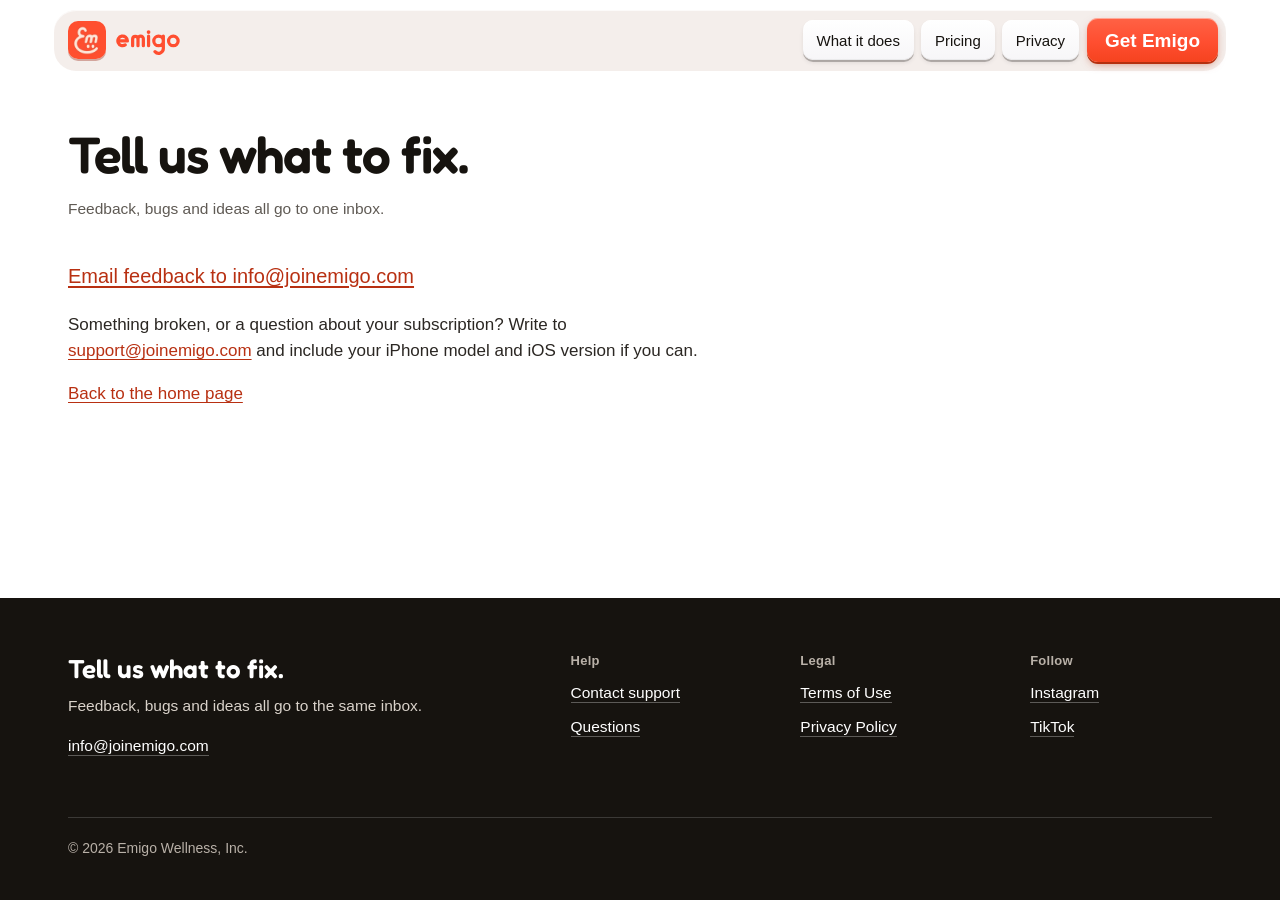
<file: feedback/index.html>
<!doctype html>
<html lang="en">
<head>
<title>Feedback | Emigo Keyboard</title>
<link rel="canonical" href="https://joinemigo.com/feedback">
<meta name="description" content="Tell the Emigo team what to fix or build next.">
<meta charset="utf-8">
<meta name="viewport" content="width=device-width, initial-scale=1">
<meta name="theme-color" content="#FFFFFF">
<meta name="apple-itunes-app" content="app-id=6748092950">
<link rel="icon" href="/favicon.ico" sizes="48x48">
<link rel="icon" type="image/png" sizes="192x192" href="/assets/img/icon-192.png">
<link rel="icon" type="image/png" sizes="32x32" href="/assets/img/favicon-32.png">
<link rel="apple-touch-icon" href="/assets/img/emigo-icon.png">
<link rel="preconnect" href="https://fonts.googleapis.com">
<link rel="preconnect" href="https://fonts.gstatic.com" crossorigin>
<link rel="stylesheet" href="https://fonts.googleapis.com/css2?family=Fredoka:wght@500;600&display=swap">
<link rel="stylesheet" href="/assets/css/emigo.css?v=20261119i">

</head>
<body>
<a class="skip" href="#main">Skip to content</a>
<header class="strip">
  <nav class="strip-in" aria-label="Main">
    <a class="brand" href="/" aria-label="Emigo home"><img class="mark" src="/assets/img/emigo-mark-96.webp" width="36" height="36" alt=""><img class="word" src="/assets/img/emigo-wordmark.svg" width="64" height="25" alt="emigo"></a>
    <div class="keys"><a class="key" href="/#tools">What it does</a><a class="key" href="/#pricing">Pricing</a><a class="key" href="/#privacy">Privacy</a></div>
    <a class="key key-go" href="https://apps.apple.com/us/app/emigo-better-texting/id6748092950">Get Emigo</a>
  </nav>
</header>

<main id="main" class="doc">
  <div class="wrap"><div class="doc-in">
<h1>Tell us what to fix.</h1>
<p class="updated">Feedback, bugs and ideas all go to one inbox.</p>
<p style="font-size:20px"><a href="mailto:info@joinemigo.com?subject=Emigo%20feedback">Email feedback to info@joinemigo.com</a></p>
<p>Something broken, or a question about your subscription? Write to <a href="mailto:support@joinemigo.com?subject=Emigo%20support">support@joinemigo.com</a> and include your iPhone model and iOS version if you can.</p>
<p><a href="/">Back to the home page</a></p>
  </div></div>
</main>
<script>
(function(){var h=document.querySelector('.strip');if(!h)return;
function sc(){h.classList.toggle('is-scrolled',window.scrollY>12)}sc();window.addEventListener('scroll',sc,{passive:true});
var m=h.querySelector('.menu');if(m)m.addEventListener('click',function(e){if(e.target.closest('a'))m.removeAttribute('open')});
var ks=[].slice.call(h.querySelectorAll('.key[href^="#"]'));if(!ks.length||!('IntersectionObserver' in window))return;
var ids=[],vis={};ks.forEach(function(k){var id=k.getAttribute('href').slice(1);if(ids.indexOf(id)<0)ids.push(id)});
var io=new IntersectionObserver(function(es){es.forEach(function(e){vis[e.target.id]=e.isIntersecting});
var cur=ids.filter(function(id){return vis[id]})[0];
ks.forEach(function(k){if(k.getAttribute('href')==='#'+cur)k.setAttribute('aria-current','true');else k.removeAttribute('aria-current')})},{rootMargin:'-30% 0px -60% 0px'});
ids.forEach(function(id){var el=document.getElementById(id);if(el)io.observe(el)})})();
</script>

<footer class="on-dark" id="feedback">
  <div class="wrap">
    <div class="foot">
      <div>
        <h2>Tell us what to fix.</h2>
        <p>Feedback, bugs and ideas all go to the same inbox.</p>
        <p><a href="mailto:info@joinemigo.com?subject=Emigo%20feedback">info@joinemigo.com</a></p>
      </div>
      <div>
        <h3>Help</h3>
        <ul>
          <li><a href="mailto:support@joinemigo.com?subject=Emigo%20support">Contact support</a></li>
          <li><a href="/#questions">Questions</a></li>
        </ul>
      </div>
      <div>
        <h3>Legal</h3>
        <ul>
          <li><a href="/terms-of-service">Terms of Use</a></li>
          <li><a href="/privacy-policy">Privacy Policy</a></li>
        </ul>
      </div>
      <div>
        <h3>Follow</h3>
        <ul>
          <li><a href="https://www.instagram.com/emigo.us/" rel="noopener">Instagram</a></li>
          <li><a href="https://www.tiktok.com/@emigo.us" rel="noopener">TikTok</a></li>
        </ul>
      </div>
    </div>
    <p class="legal-line">&copy; 2026 Emigo Wellness, Inc.</p>
  </div>
</footer>

</body>
</html>
</file>
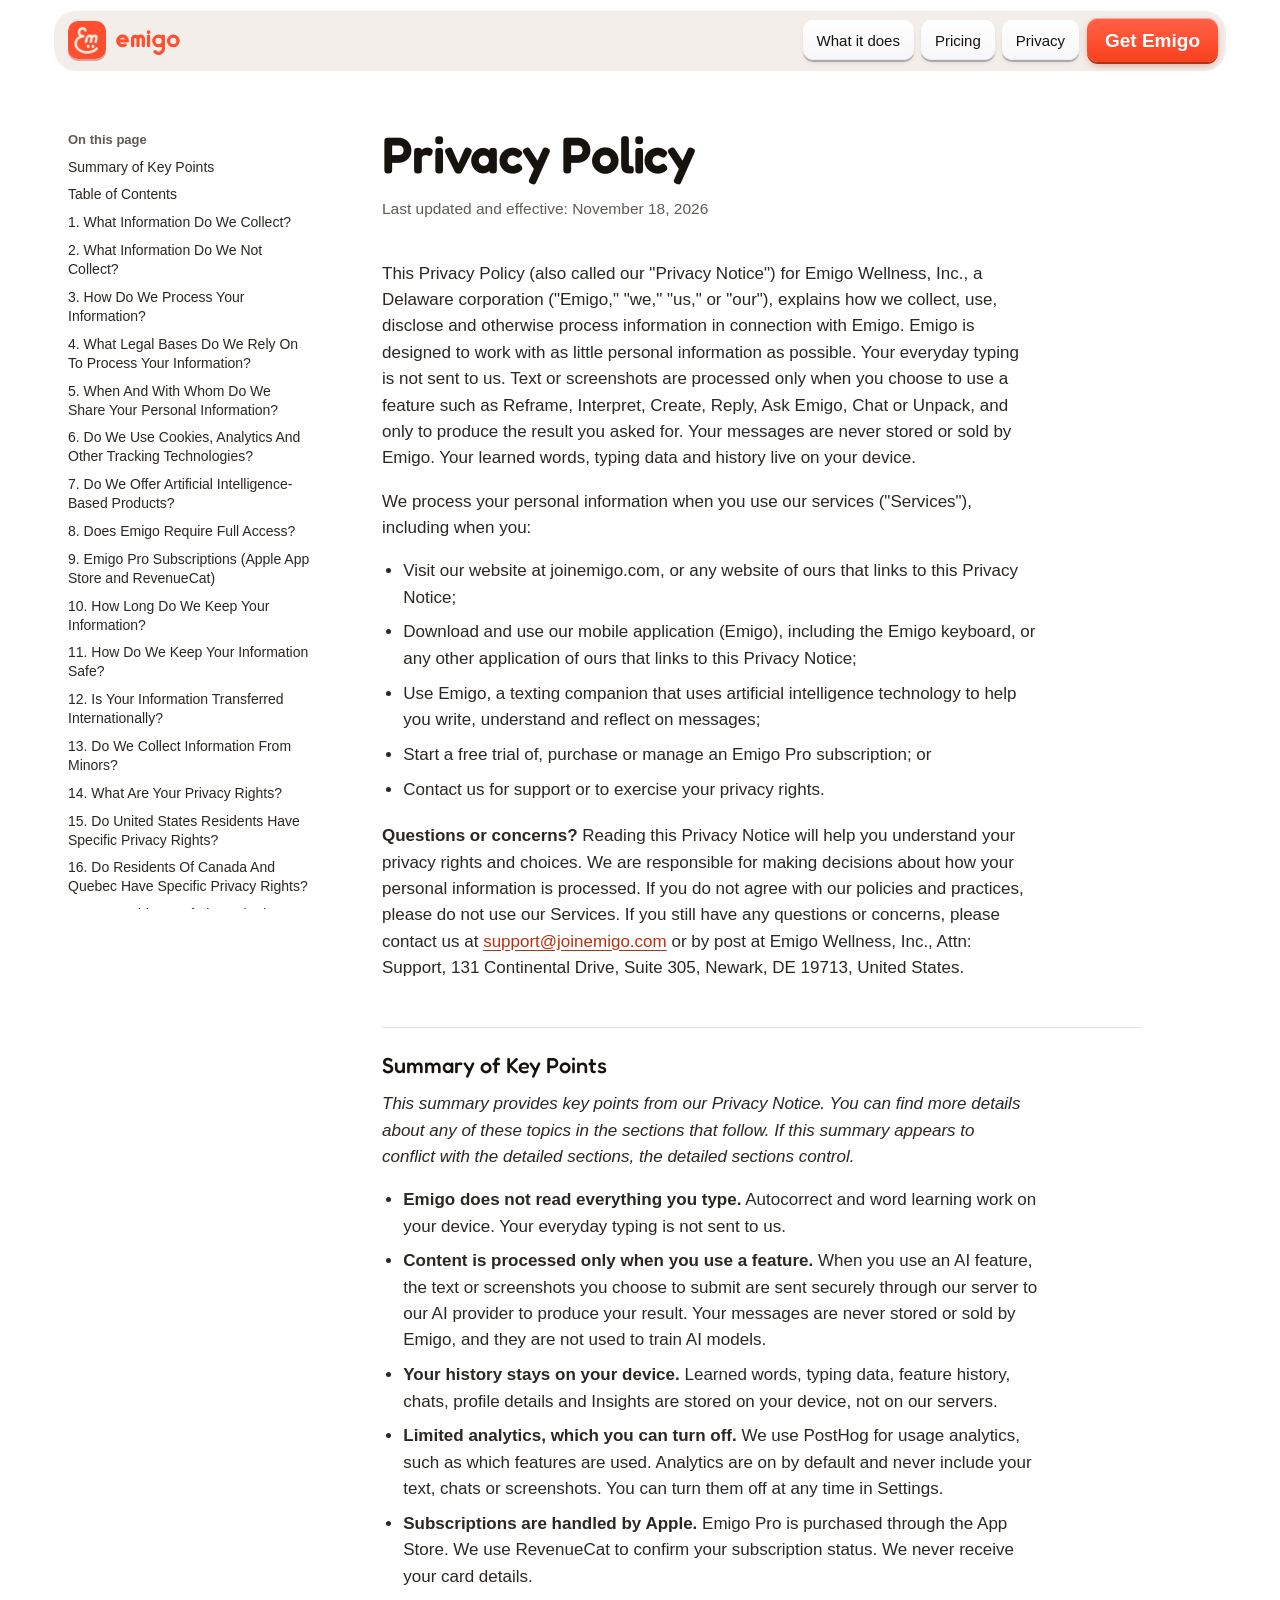
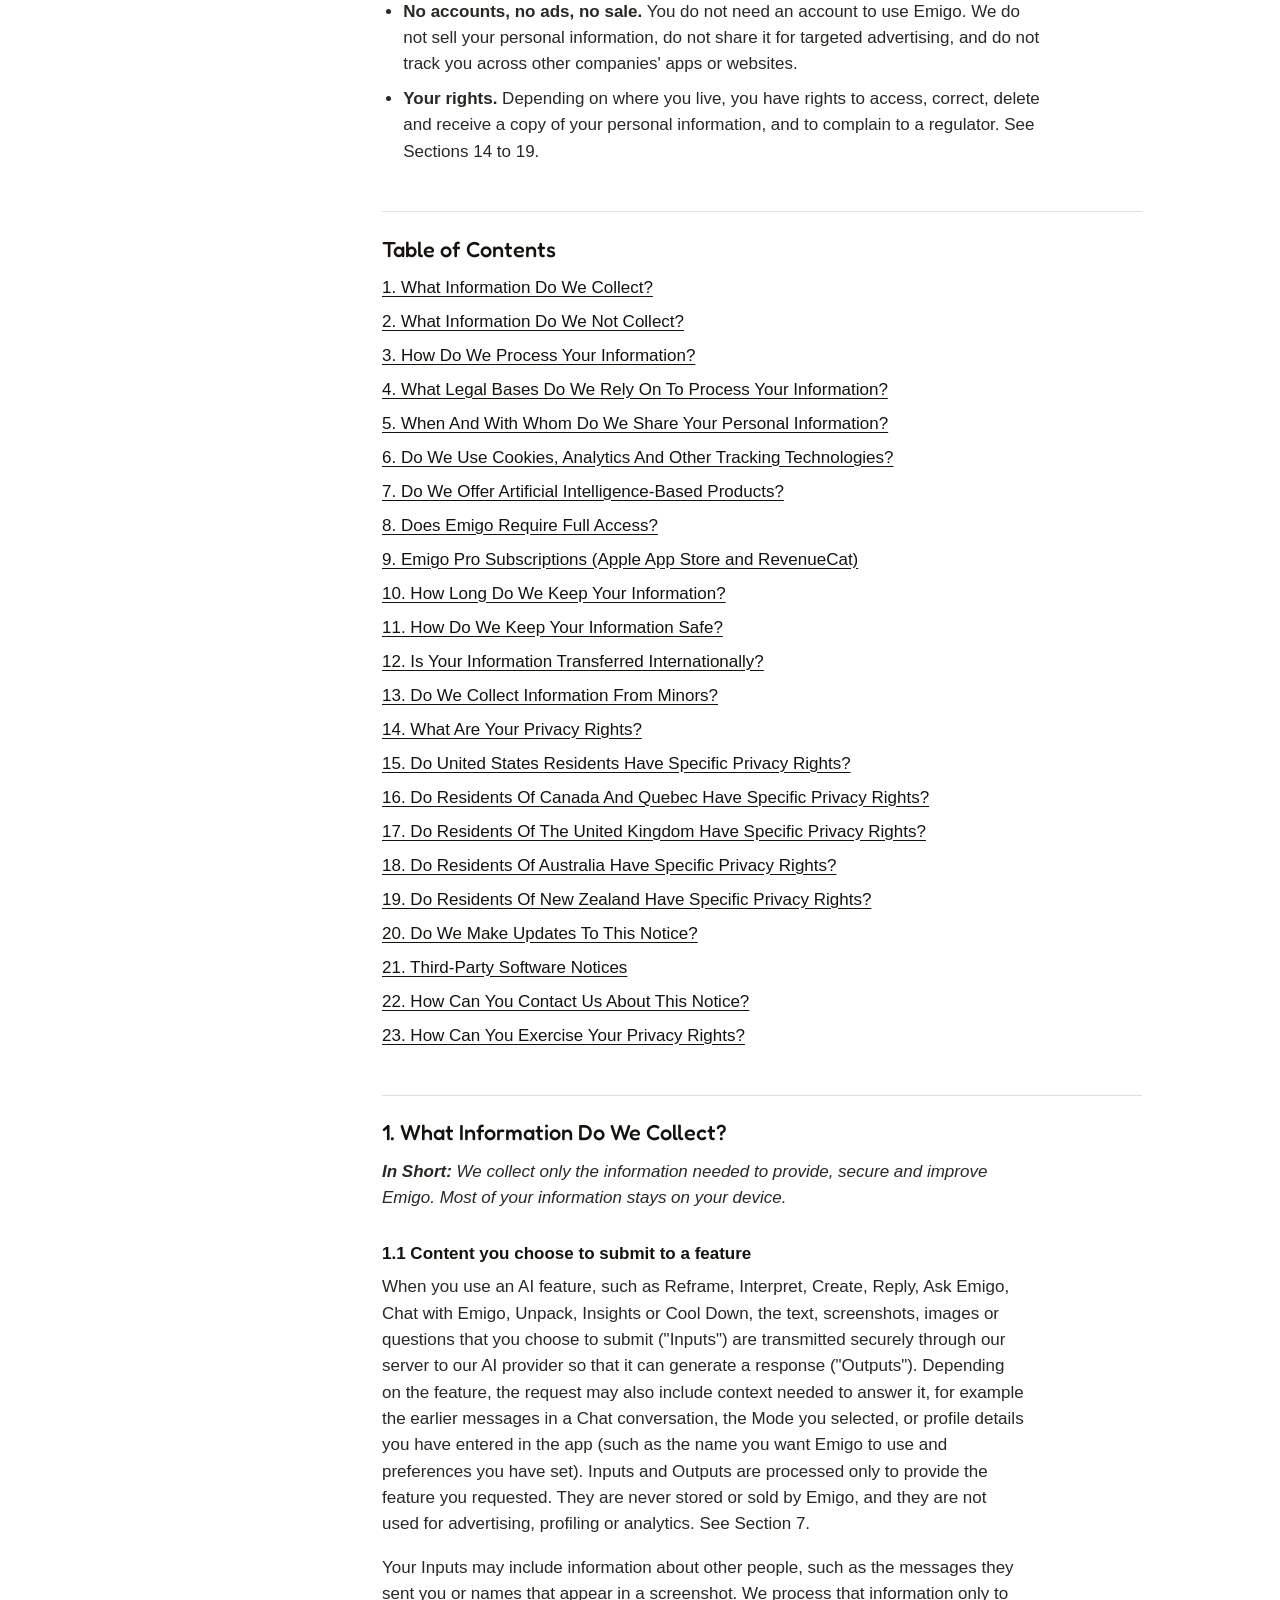
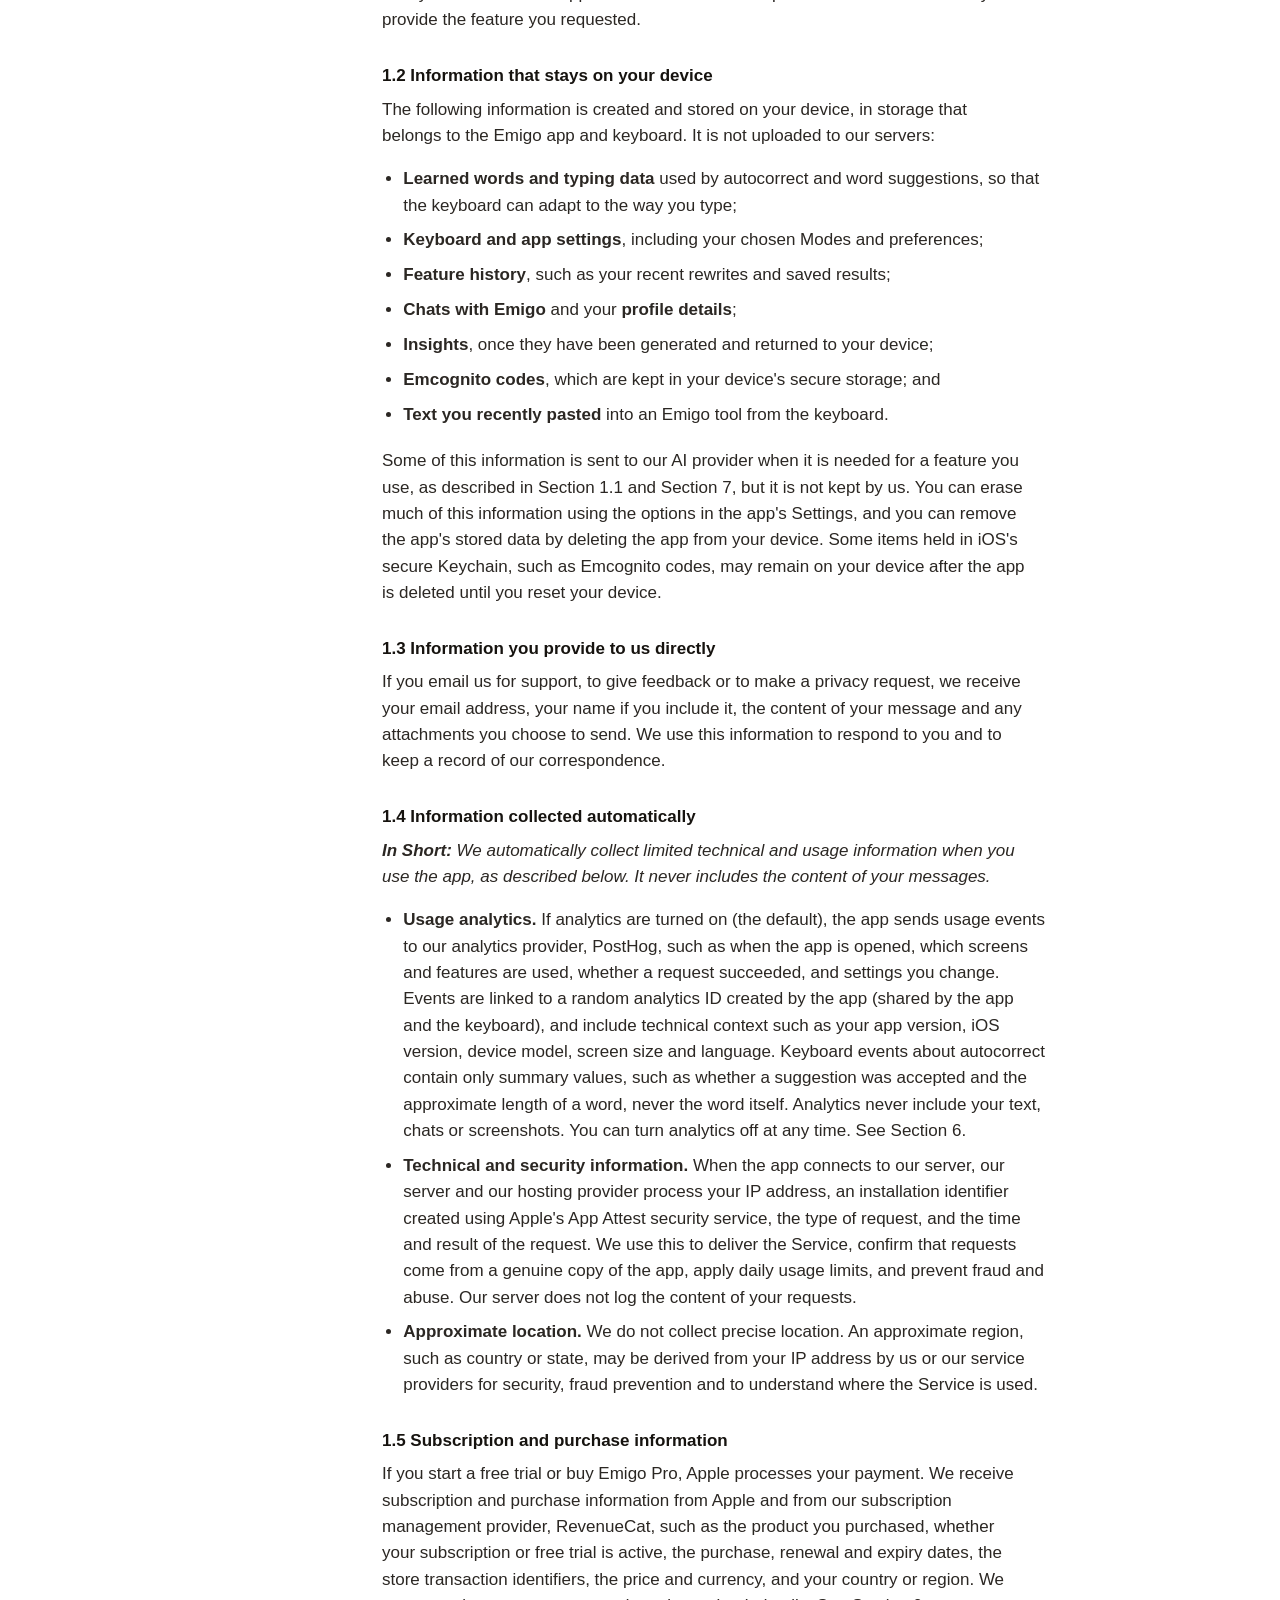
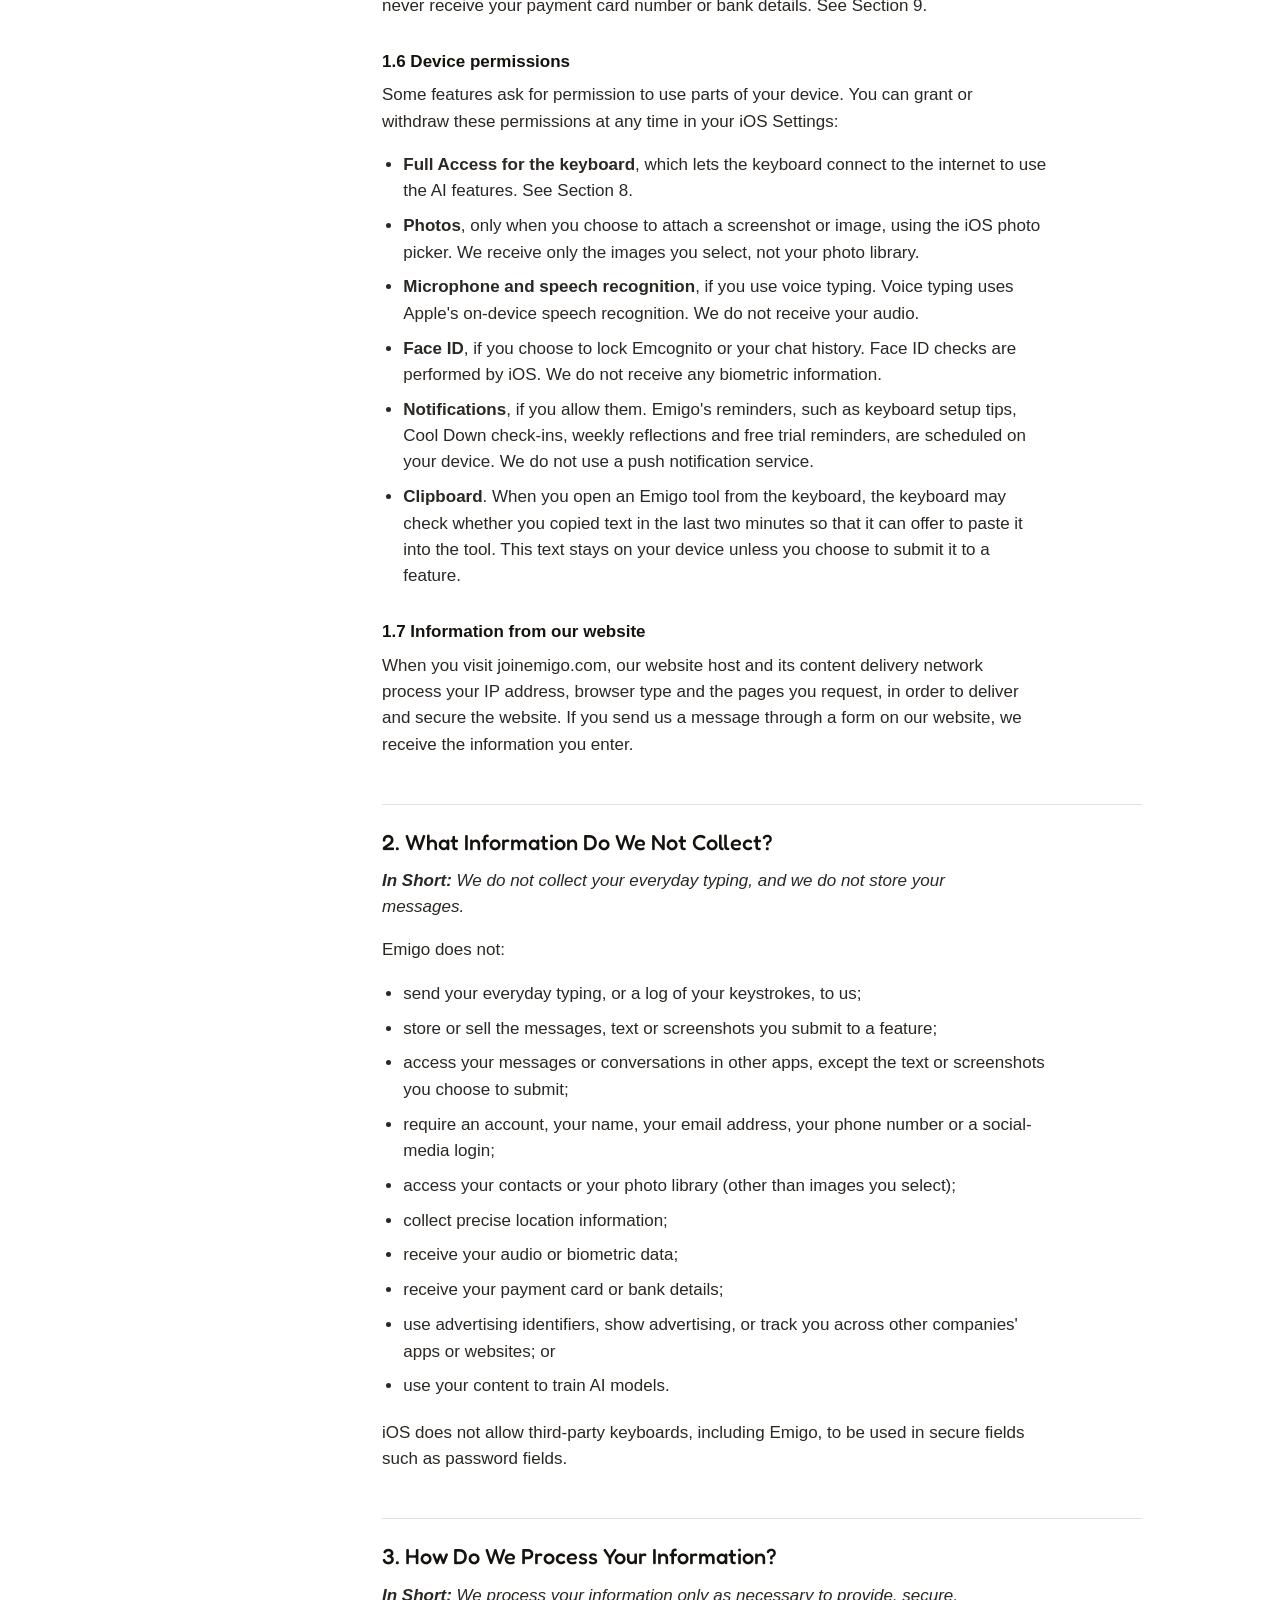
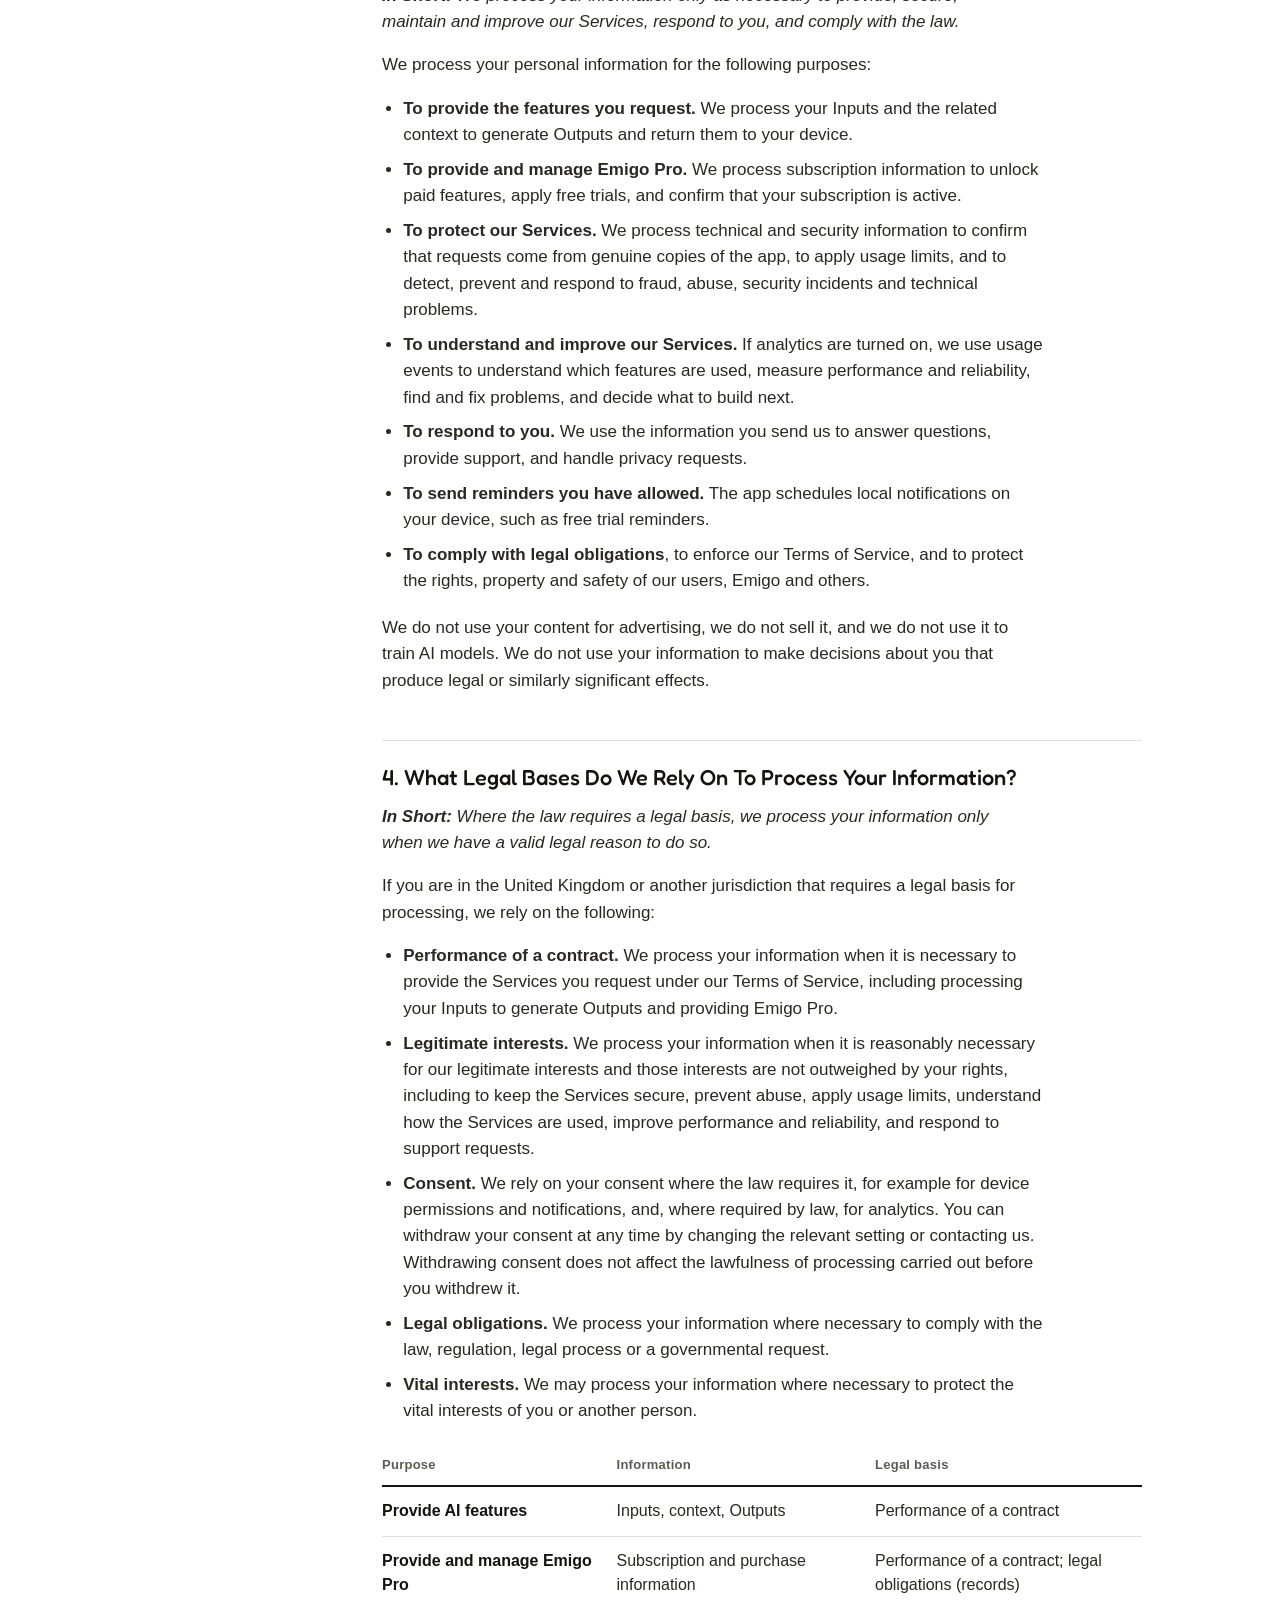
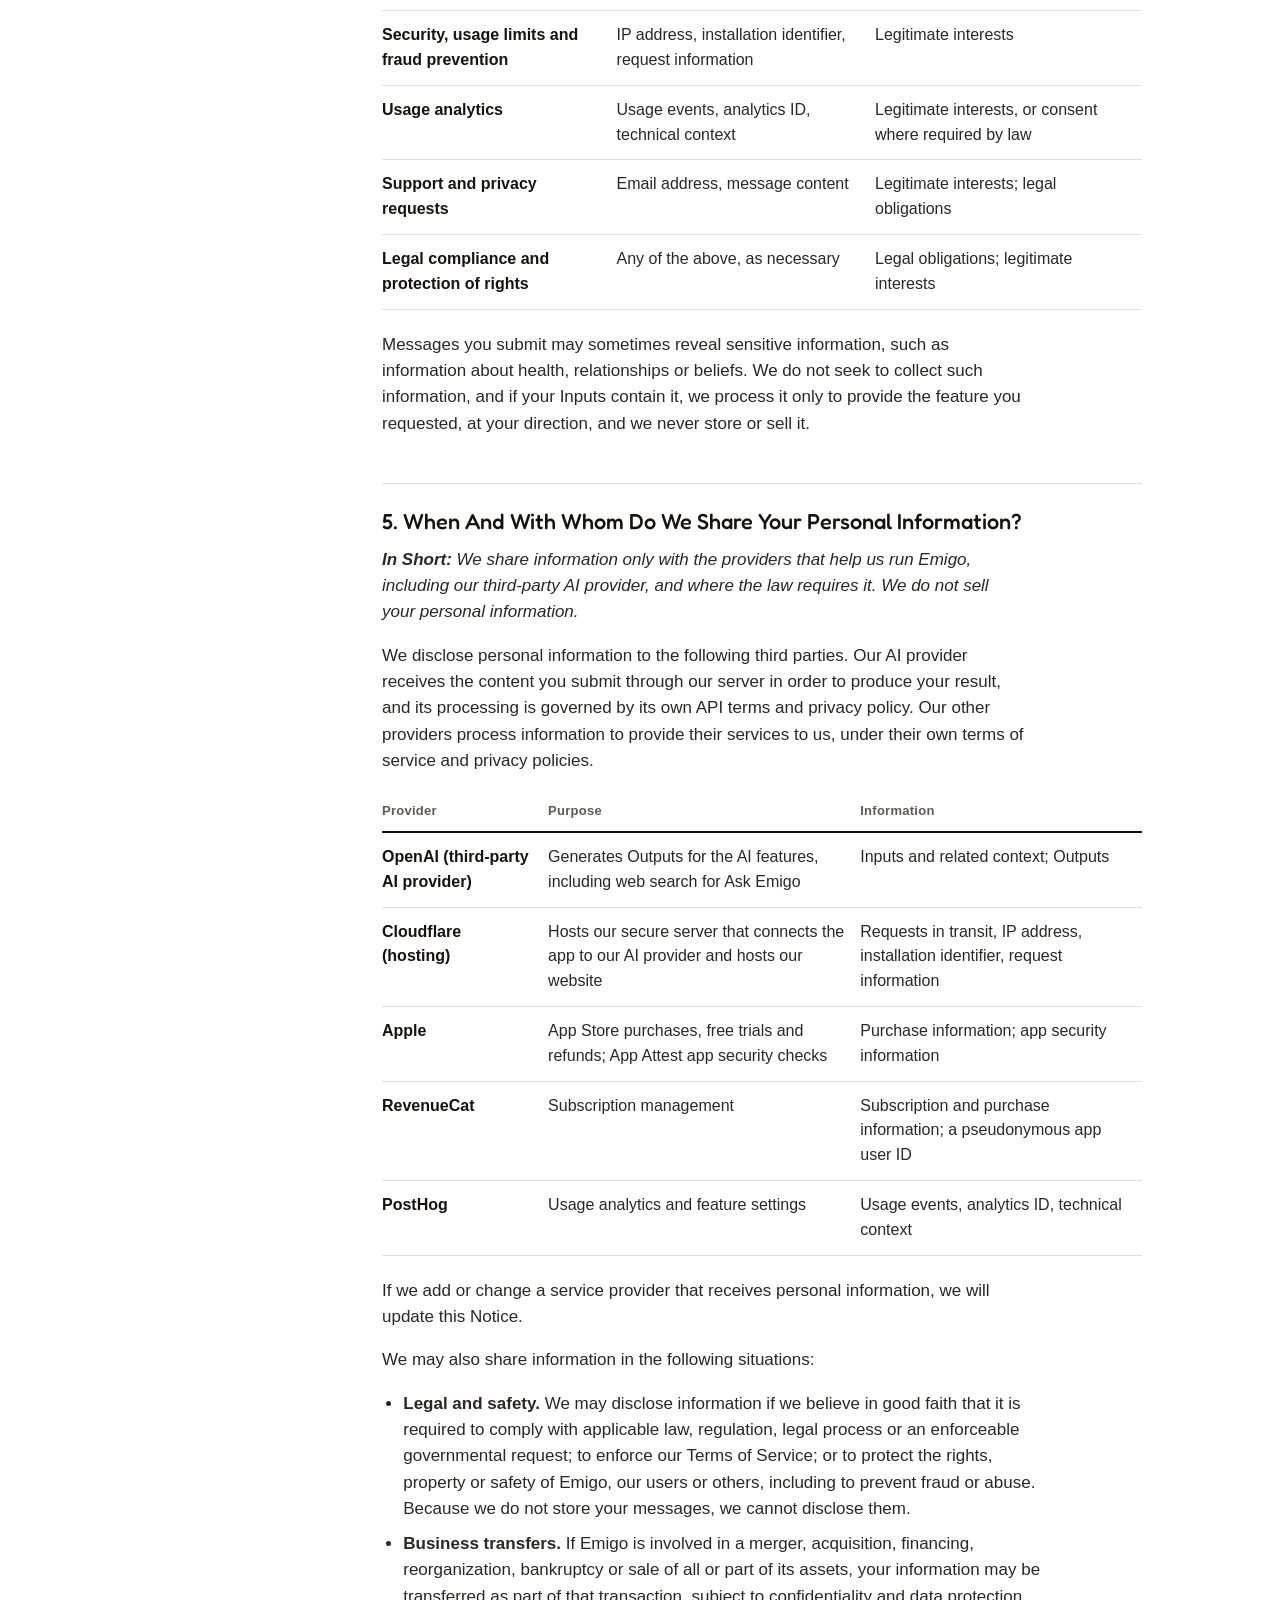
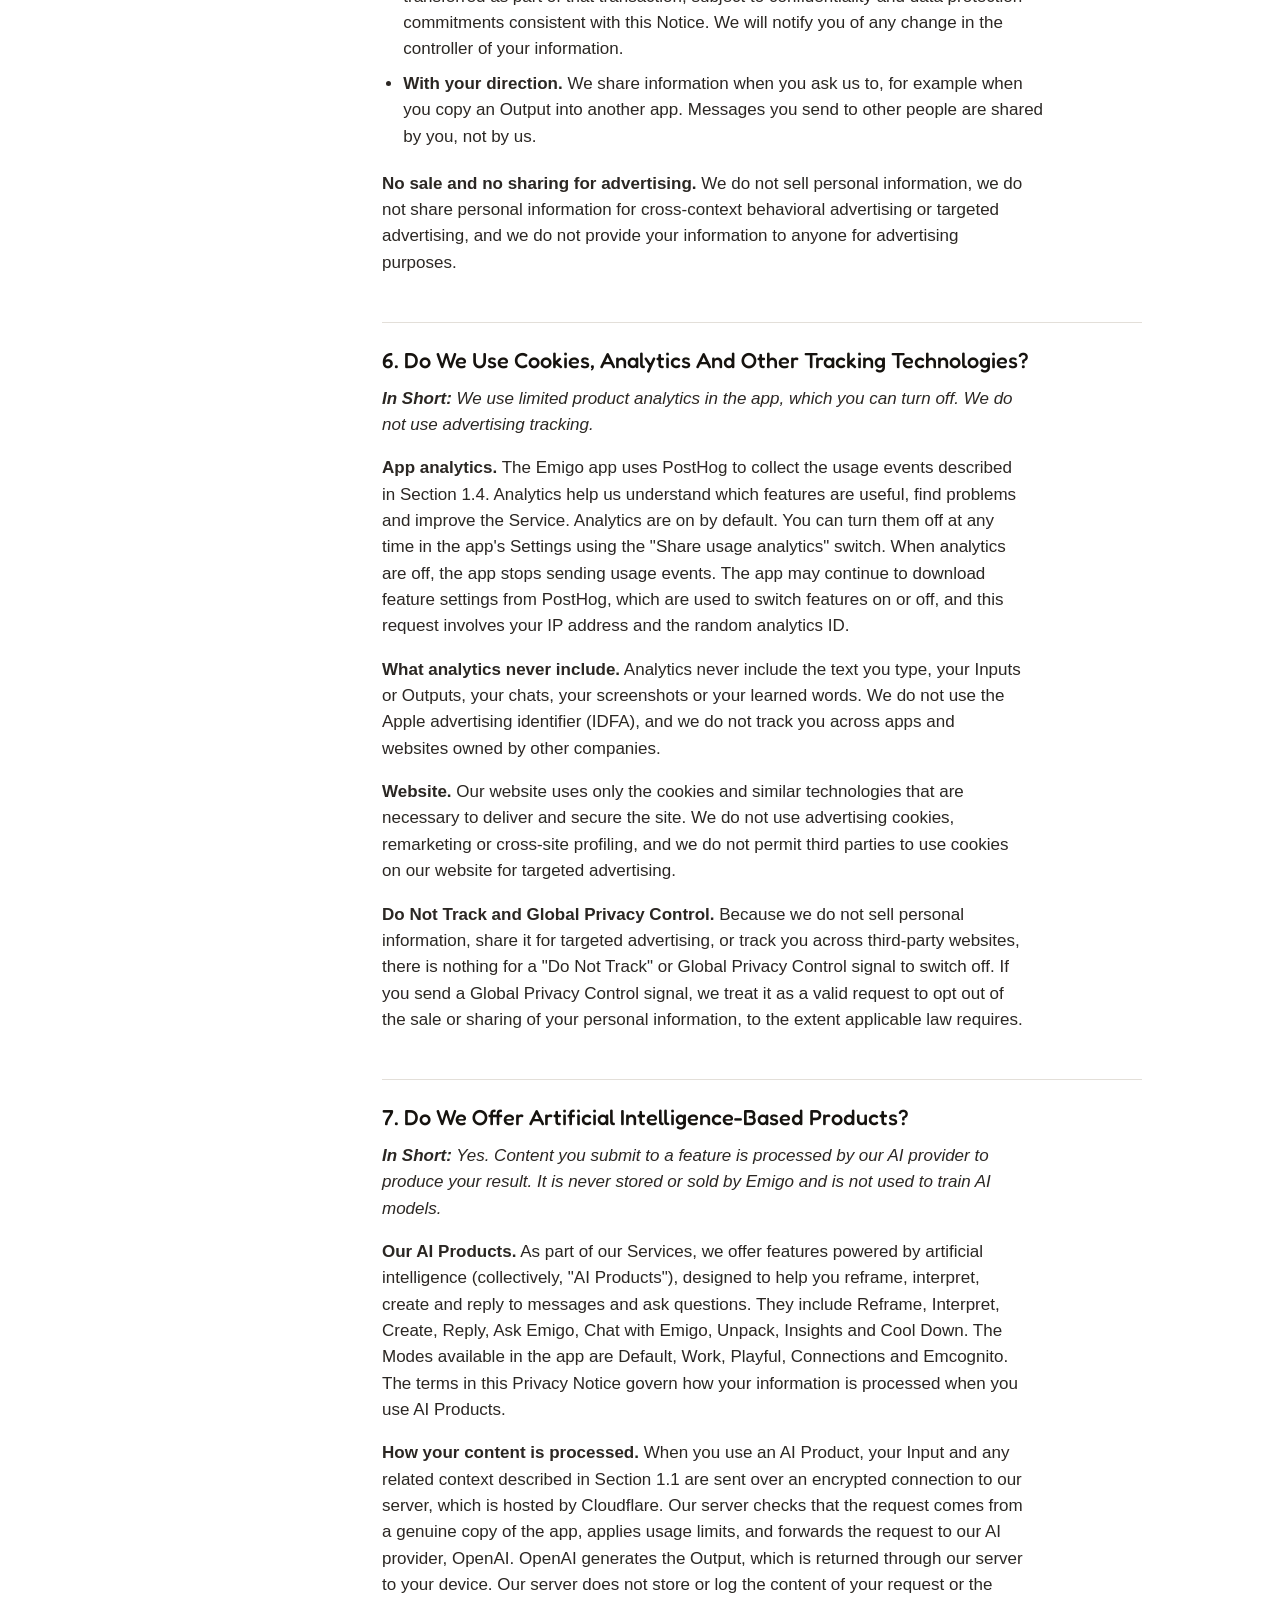
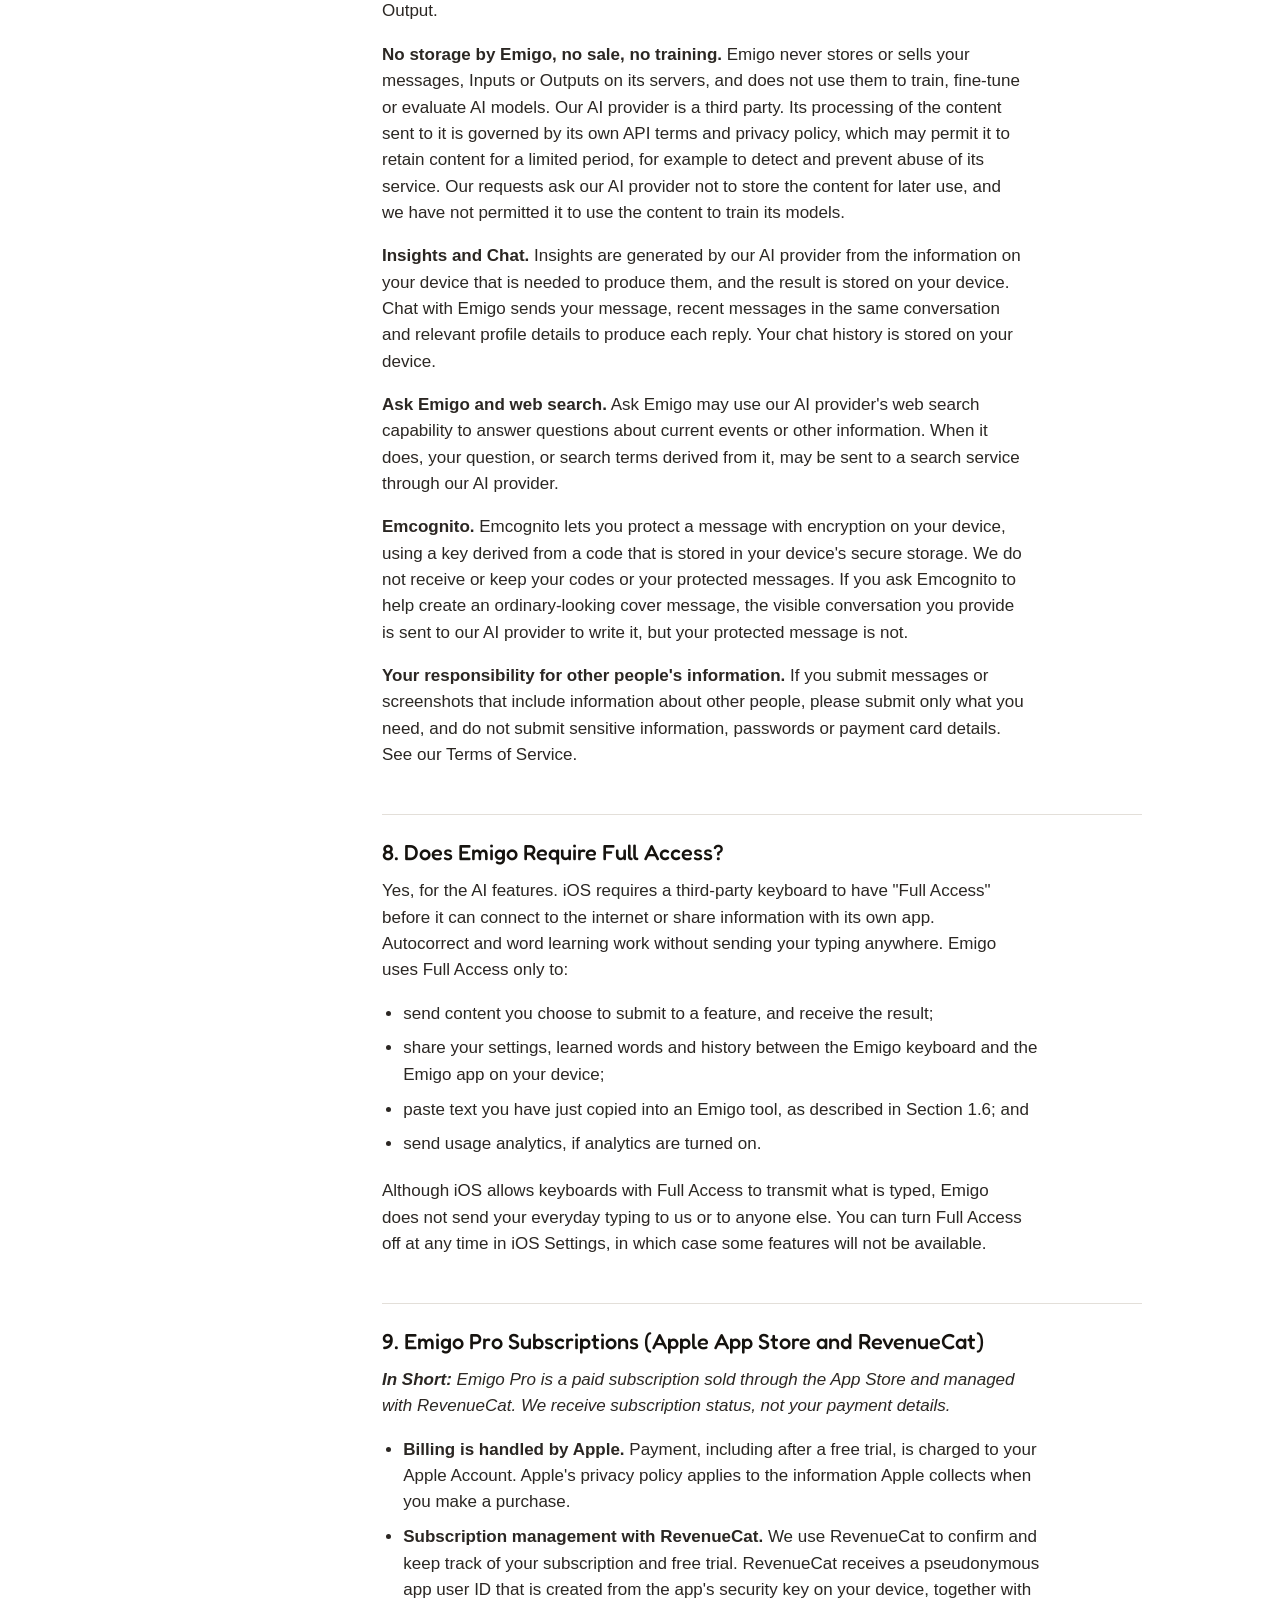
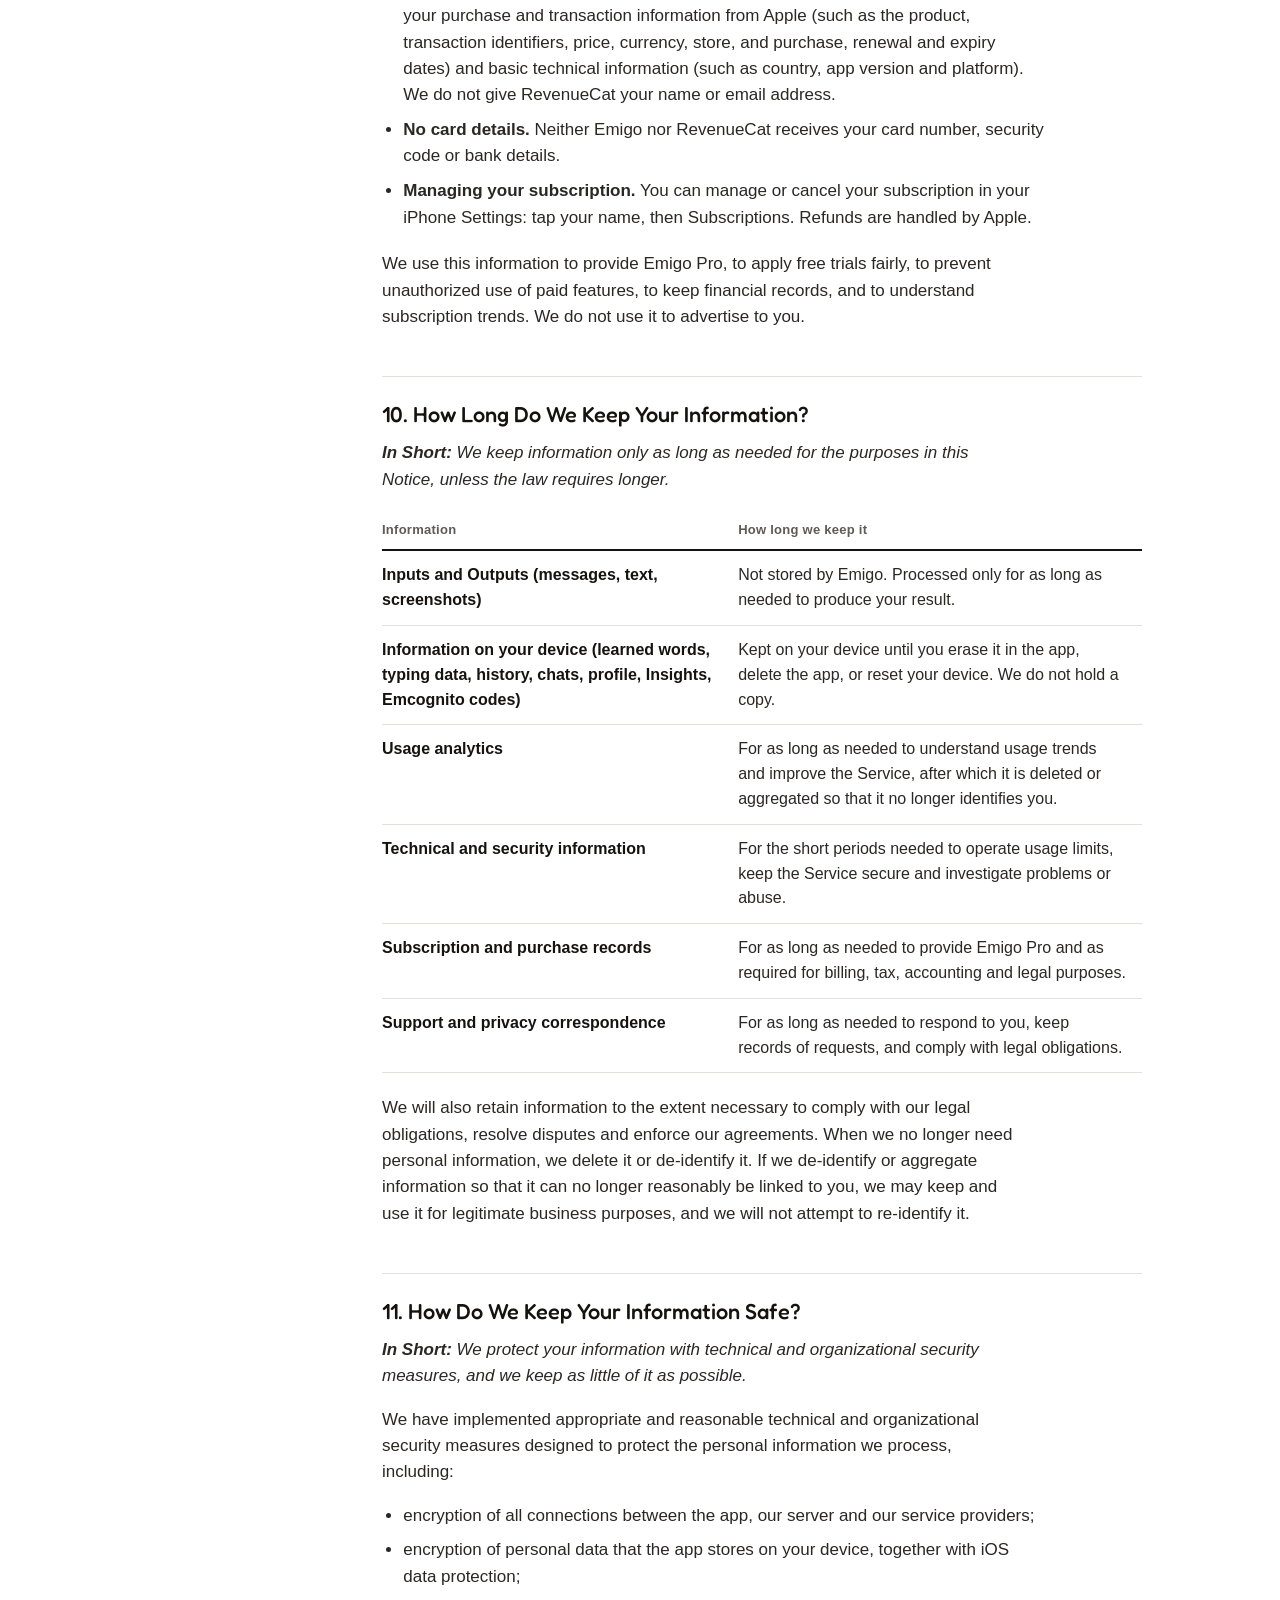
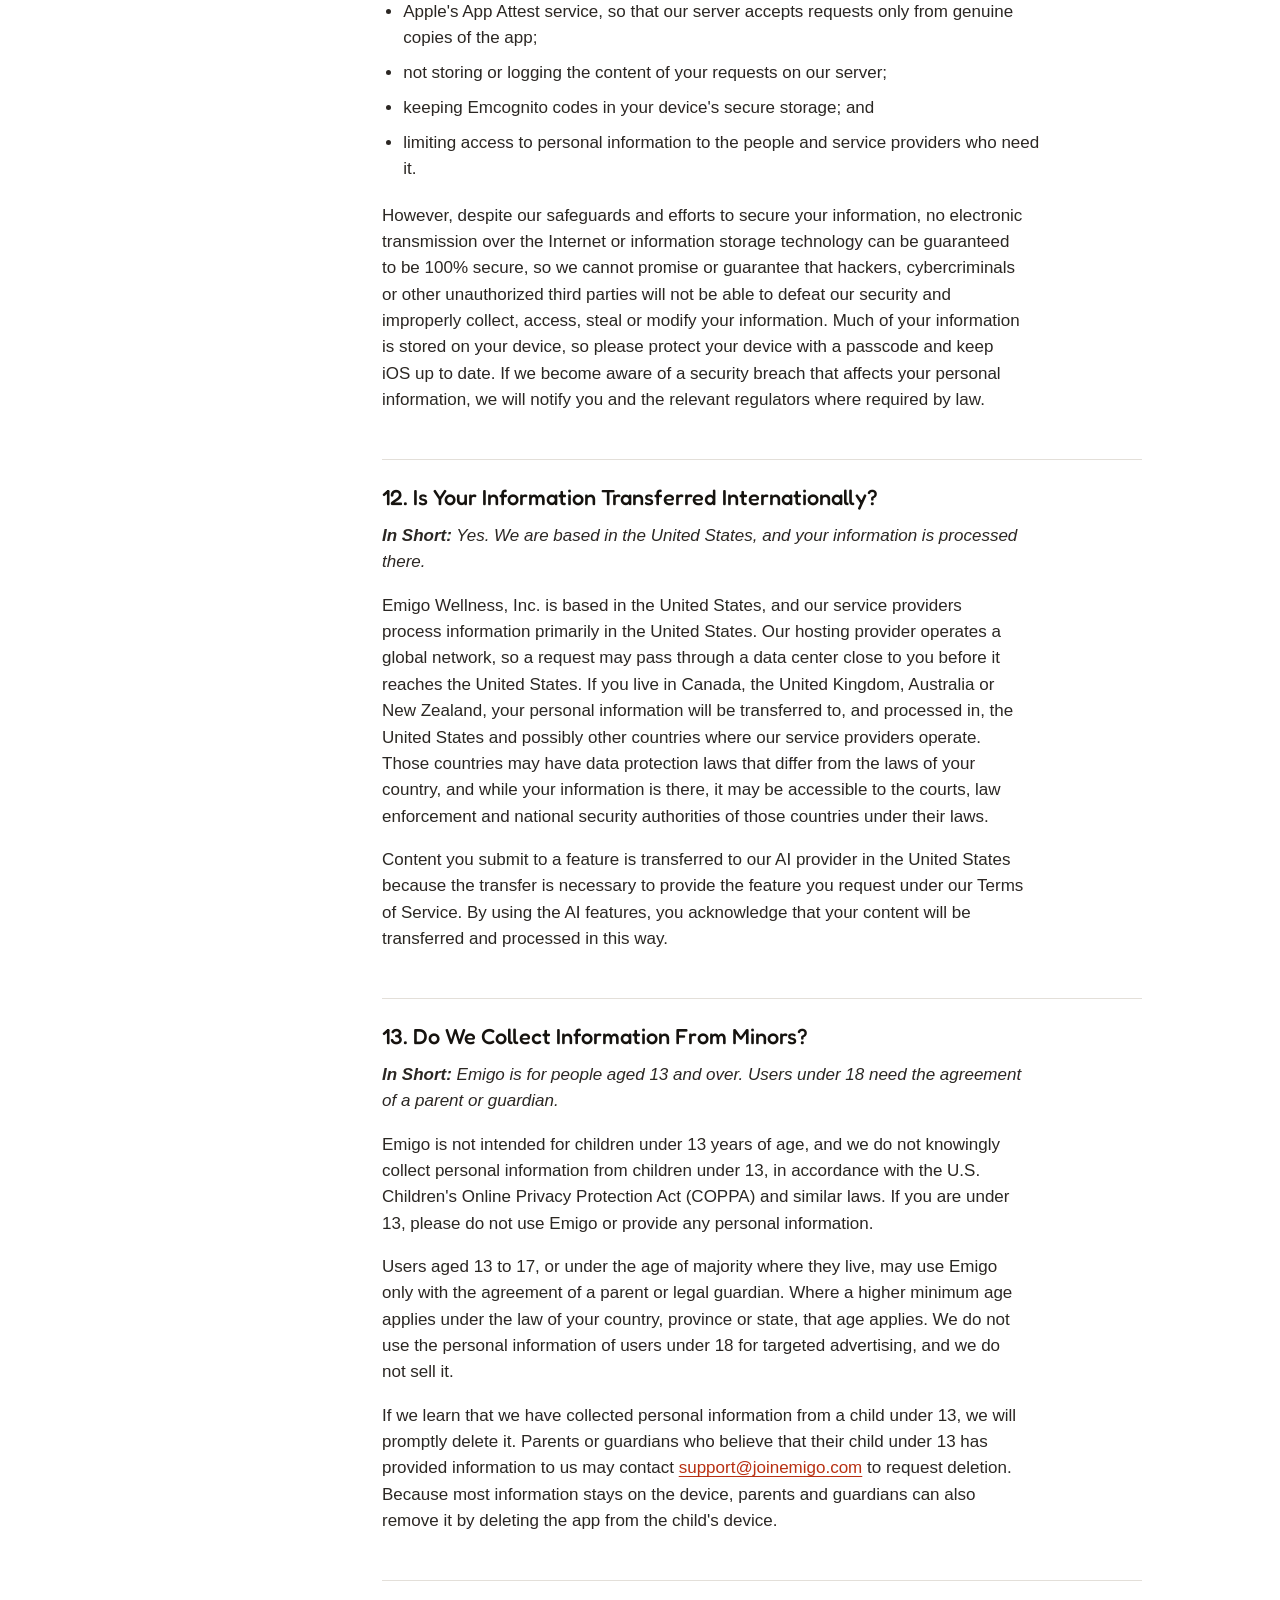
<file: privacy-policy/index.html>
<!doctype html>
<html lang="en">
<head>
<title>Privacy Policy | Emigo Keyboard</title>
<meta name="description" content="How Emigo handles your information. Your everyday typing is not sent to us.">
<link rel="canonical" href="https://joinemigo.com/privacy-policy">
<meta charset="utf-8">
<meta name="viewport" content="width=device-width, initial-scale=1">
<meta name="theme-color" content="#FFFFFF">
<meta name="apple-itunes-app" content="app-id=6748092950">
<link rel="icon" href="/favicon.ico" sizes="48x48">
<link rel="icon" type="image/png" sizes="192x192" href="/assets/img/icon-192.png">
<link rel="icon" type="image/png" sizes="32x32" href="/assets/img/favicon-32.png">
<link rel="apple-touch-icon" href="/assets/img/emigo-icon.png">
<link rel="preconnect" href="https://fonts.googleapis.com">
<link rel="preconnect" href="https://fonts.gstatic.com" crossorigin>
<link rel="stylesheet" href="https://fonts.googleapis.com/css2?family=Fredoka:wght@500;600&display=swap">
<link rel="stylesheet" href="/assets/css/emigo.css?v=20261119i">

</head>
<body>
<a class="skip" href="#main">Skip to content</a>
<header class="strip">
  <nav class="strip-in" aria-label="Main">
    <a class="brand" href="/" aria-label="Emigo home"><img class="mark" src="/assets/img/emigo-mark-96.webp" width="36" height="36" alt=""><img class="word" src="/assets/img/emigo-wordmark.svg" width="64" height="25" alt="emigo"></a>
    <div class="keys"><a class="key" href="/#tools">What it does</a><a class="key" href="/#pricing">Pricing</a><a class="key" href="/#privacy">Privacy</a></div>
    <a class="key key-go" href="https://apps.apple.com/us/app/emigo-better-texting/id6748092950">Get Emigo</a>
  </nav>
</header>

<main id="main" class="doc">
  <div class="wrap doc-grid">
    <nav class="toc-side" aria-label="Sections"><p>On this page</p><ol>
<li><a href="#summary-of-key-points">Summary of Key Points</a></li>
<li><a href="#table-of-contents">Table of Contents</a></li>
<li><a href="#s1">1. What Information Do We Collect?</a></li>
<li><a href="#s2">2. What Information Do We Not Collect?</a></li>
<li><a href="#s3">3. How Do We Process Your Information?</a></li>
<li><a href="#s4">4. What Legal Bases Do We Rely On To Process Your Information?</a></li>
<li><a href="#s5">5. When And With Whom Do We Share Your Personal Information?</a></li>
<li><a href="#s6">6. Do We Use Cookies, Analytics And Other Tracking Technologies?</a></li>
<li><a href="#s7">7. Do We Offer Artificial Intelligence-Based Products?</a></li>
<li><a href="#s8">8. Does Emigo Require Full Access?</a></li>
<li><a href="#s9">9. Emigo Pro Subscriptions (Apple App Store and RevenueCat)</a></li>
<li><a href="#s10">10. How Long Do We Keep Your Information?</a></li>
<li><a href="#s11">11. How Do We Keep Your Information Safe?</a></li>
<li><a href="#s12">12. Is Your Information Transferred Internationally?</a></li>
<li><a href="#s13">13. Do We Collect Information From Minors?</a></li>
<li><a href="#s14">14. What Are Your Privacy Rights?</a></li>
<li><a href="#s15">15. Do United States Residents Have Specific Privacy Rights?</a></li>
<li><a href="#s16">16. Do Residents Of Canada And Quebec Have Specific Privacy Rights?</a></li>
<li><a href="#s17">17. Do Residents Of The United Kingdom Have Specific Privacy Rights?</a></li>
<li><a href="#s18">18. Do Residents Of Australia Have Specific Privacy Rights?</a></li>
<li><a href="#s19">19. Do Residents Of New Zealand Have Specific Privacy Rights?</a></li>
<li><a href="#s20">20. Do We Make Updates To This Notice?</a></li>
<li><a href="#s21">21. Third-Party Software Notices</a></li>
<li><a href="#s22">22. How Can You Contact Us About This Notice?</a></li>
<li><a href="#s23">23. How Can You Exercise Your Privacy Rights?</a></li>
    </ol></nav>
    <article class="doc-in">
<h1>Privacy Policy</h1>
<p class="updated">Last updated and effective: November 18, 2026</p>
<details class="toc-m"><summary>Jump to a section</summary><ol>
<li><a href="#summary-of-key-points">Summary of Key Points</a></li>
<li><a href="#table-of-contents">Table of Contents</a></li>
<li><a href="#s1">1. What Information Do We Collect?</a></li>
<li><a href="#s2">2. What Information Do We Not Collect?</a></li>
<li><a href="#s3">3. How Do We Process Your Information?</a></li>
<li><a href="#s4">4. What Legal Bases Do We Rely On To Process Your Information?</a></li>
<li><a href="#s5">5. When And With Whom Do We Share Your Personal Information?</a></li>
<li><a href="#s6">6. Do We Use Cookies, Analytics And Other Tracking Technologies?</a></li>
<li><a href="#s7">7. Do We Offer Artificial Intelligence-Based Products?</a></li>
<li><a href="#s8">8. Does Emigo Require Full Access?</a></li>
<li><a href="#s9">9. Emigo Pro Subscriptions (Apple App Store and RevenueCat)</a></li>
<li><a href="#s10">10. How Long Do We Keep Your Information?</a></li>
<li><a href="#s11">11. How Do We Keep Your Information Safe?</a></li>
<li><a href="#s12">12. Is Your Information Transferred Internationally?</a></li>
<li><a href="#s13">13. Do We Collect Information From Minors?</a></li>
<li><a href="#s14">14. What Are Your Privacy Rights?</a></li>
<li><a href="#s15">15. Do United States Residents Have Specific Privacy Rights?</a></li>
<li><a href="#s16">16. Do Residents Of Canada And Quebec Have Specific Privacy Rights?</a></li>
<li><a href="#s17">17. Do Residents Of The United Kingdom Have Specific Privacy Rights?</a></li>
<li><a href="#s18">18. Do Residents Of Australia Have Specific Privacy Rights?</a></li>
<li><a href="#s19">19. Do Residents Of New Zealand Have Specific Privacy Rights?</a></li>
<li><a href="#s20">20. Do We Make Updates To This Notice?</a></li>
<li><a href="#s21">21. Third-Party Software Notices</a></li>
<li><a href="#s22">22. How Can You Contact Us About This Notice?</a></li>
<li><a href="#s23">23. How Can You Exercise Your Privacy Rights?</a></li>
</ol></details>
<!--legal-->
<p>This Privacy Policy (also called our "Privacy Notice") for Emigo Wellness, Inc., a Delaware corporation ("Emigo," "we," "us," or "our"), explains how we collect, use, disclose and otherwise process information in connection with Emigo. Emigo is designed to work with as little personal information as possible. Your everyday typing is not sent to us. Text or screenshots are processed only when you choose to use a feature such as Reframe, Interpret, Create, Reply, Ask Emigo, Chat or Unpack, and only to produce the result you asked for. Your messages are never stored or sold by Emigo. Your learned words, typing data and history live on your device.</p>

<p>We process your personal information when you use our services ("Services"), including when you:</p>
<ul>
<li>Visit our website at joinemigo.com, or any website of ours that links to this Privacy Notice;</li>
<li>Download and use our mobile application (Emigo), including the Emigo keyboard, or any other application of ours that links to this Privacy Notice;</li>
<li>Use Emigo, a texting companion that uses artificial intelligence technology to help you write, understand and reflect on messages;</li>
<li>Start a free trial of, purchase or manage an Emigo Pro subscription; or</li>
<li>Contact us for support or to exercise your privacy rights.</li>
</ul>

<p><b>Questions or concerns?</b> Reading this Privacy Notice will help you understand your privacy rights and choices. We are responsible for making decisions about how your personal information is processed. If you do not agree with our policies and practices, please do not use our Services. If you still have any questions or concerns, please contact us at <a href="mailto:support@joinemigo.com">support@joinemigo.com</a> or by post at Emigo Wellness, Inc., Attn: Support, 131 Continental Drive, Suite 305, Newark, DE 19713, United States.</p>

<h2 id="summary-of-key-points">Summary of Key Points</h2>
<p><i>This summary provides key points from our Privacy Notice. You can find more details about any of these topics in the sections that follow. If this summary appears to conflict with the detailed sections, the detailed sections control.</i></p>
<ul>
<li><b>Emigo does not read everything you type.</b> Autocorrect and word learning work on your device. Your everyday typing is not sent to us.</li>
<li><b>Content is processed only when you use a feature.</b> When you use an AI feature, the text or screenshots you choose to submit are sent securely through our server to our AI provider to produce your result. Your messages are never stored or sold by Emigo, and they are not used to train AI models.</li>
<li><b>Your history stays on your device.</b> Learned words, typing data, feature history, chats, profile details and Insights are stored on your device, not on our servers.</li>
<li><b>Limited analytics, which you can turn off.</b> We use PostHog for usage analytics, such as which features are used. Analytics are on by default and never include your text, chats or screenshots. You can turn them off at any time in Settings.</li>
<li><b>Subscriptions are handled by Apple.</b> Emigo Pro is purchased through the App Store. We use RevenueCat to confirm your subscription status. We never receive your card details.</li>
<li><b>No accounts, no ads, no sale.</b> You do not need an account to use Emigo. We do not sell your personal information, do not share it for targeted advertising, and do not track you across other companies' apps or websites.</li>
<li><b>Your rights.</b> Depending on where you live, you have rights to access, correct, delete and receive a copy of your personal information, and to complain to a regulator. See Sections 14 to 19.</li>
</ul>

<h2 id="table-of-contents">Table of Contents</h2>
<p class="tocline"><a href="#s1">1. What Information Do We Collect?</a></p>
<p class="tocline"><a href="#s2">2. What Information Do We Not Collect?</a></p>
<p class="tocline"><a href="#s3">3. How Do We Process Your Information?</a></p>
<p class="tocline"><a href="#s4">4. What Legal Bases Do We Rely On To Process Your Information?</a></p>
<p class="tocline"><a href="#s5">5. When And With Whom Do We Share Your Personal Information?</a></p>
<p class="tocline"><a href="#s6">6. Do We Use Cookies, Analytics And Other Tracking Technologies?</a></p>
<p class="tocline"><a href="#s7">7. Do We Offer Artificial Intelligence-Based Products?</a></p>
<p class="tocline"><a href="#s8">8. Does Emigo Require Full Access?</a></p>
<p class="tocline"><a href="#s9">9. Emigo Pro Subscriptions (Apple App Store and RevenueCat)</a></p>
<p class="tocline"><a href="#s10">10. How Long Do We Keep Your Information?</a></p>
<p class="tocline"><a href="#s11">11. How Do We Keep Your Information Safe?</a></p>
<p class="tocline"><a href="#s12">12. Is Your Information Transferred Internationally?</a></p>
<p class="tocline"><a href="#s13">13. Do We Collect Information From Minors?</a></p>
<p class="tocline"><a href="#s14">14. What Are Your Privacy Rights?</a></p>
<p class="tocline"><a href="#s15">15. Do United States Residents Have Specific Privacy Rights?</a></p>
<p class="tocline"><a href="#s16">16. Do Residents Of Canada And Quebec Have Specific Privacy Rights?</a></p>
<p class="tocline"><a href="#s17">17. Do Residents Of The United Kingdom Have Specific Privacy Rights?</a></p>
<p class="tocline"><a href="#s18">18. Do Residents Of Australia Have Specific Privacy Rights?</a></p>
<p class="tocline"><a href="#s19">19. Do Residents Of New Zealand Have Specific Privacy Rights?</a></p>
<p class="tocline"><a href="#s20">20. Do We Make Updates To This Notice?</a></p>
<p class="tocline"><a href="#s21">21. Third-Party Software Notices</a></p>
<p class="tocline"><a href="#s22">22. How Can You Contact Us About This Notice?</a></p>
<p class="tocline"><a href="#s23">23. How Can You Exercise Your Privacy Rights?</a></p>


<h2 id="s1">1. What Information Do We Collect?</h2>
<p><i><b>In Short:</b> We collect only the information needed to provide, secure and improve Emigo. Most of your information stays on your device.</i></p>

<h3>1.1 Content you choose to submit to a feature</h3>
<p>When you use an AI feature, such as Reframe, Interpret, Create, Reply, Ask Emigo, Chat with Emigo, Unpack, Insights or Cool Down, the text, screenshots, images or questions that you choose to submit ("Inputs") are transmitted securely through our server to our AI provider so that it can generate a response ("Outputs"). Depending on the feature, the request may also include context needed to answer it, for example the earlier messages in a Chat conversation, the Mode you selected, or profile details you have entered in the app (such as the name you want Emigo to use and preferences you have set). Inputs and Outputs are processed only to provide the feature you requested. They are never stored or sold by Emigo, and they are not used for advertising, profiling or analytics. See Section 7.</p>
<p>Your Inputs may include information about other people, such as the messages they sent you or names that appear in a screenshot. We process that information only to provide the feature you requested.</p>

<h3>1.2 Information that stays on your device</h3>
<p>The following information is created and stored on your device, in storage that belongs to the Emigo app and keyboard. It is not uploaded to our servers:</p>
<ul>
<li><b>Learned words and typing data</b> used by autocorrect and word suggestions, so that the keyboard can adapt to the way you type;</li>
<li><b>Keyboard and app settings</b>, including your chosen Modes and preferences;</li>
<li><b>Feature history</b>, such as your recent rewrites and saved results;</li>
<li><b>Chats with Emigo</b> and your <b>profile details</b>;</li>
<li><b>Insights</b>, once they have been generated and returned to your device;</li>
<li><b>Emcognito codes</b>, which are kept in your device's secure storage; and</li>
<li><b>Text you recently pasted</b> into an Emigo tool from the keyboard.</li>
</ul>
<p>Some of this information is sent to our AI provider when it is needed for a feature you use, as described in Section 1.1 and Section 7, but it is not kept by us. You can erase much of this information using the options in the app's Settings, and you can remove the app's stored data by deleting the app from your device. Some items held in iOS's secure Keychain, such as Emcognito codes, may remain on your device after the app is deleted until you reset your device.</p>

<h3>1.3 Information you provide to us directly</h3>
<p>If you email us for support, to give feedback or to make a privacy request, we receive your email address, your name if you include it, the content of your message and any attachments you choose to send. We use this information to respond to you and to keep a record of our correspondence.</p>

<h3>1.4 Information collected automatically</h3>
<p><i><b>In Short:</b> We automatically collect limited technical and usage information when you use the app, as described below. It never includes the content of your messages.</i></p>
<ul>
<li><b>Usage analytics.</b> If analytics are turned on (the default), the app sends usage events to our analytics provider, PostHog, such as when the app is opened, which screens and features are used, whether a request succeeded, and settings you change. Events are linked to a random analytics ID created by the app (shared by the app and the keyboard), and include technical context such as your app version, iOS version, device model, screen size and language. Keyboard events about autocorrect contain only summary values, such as whether a suggestion was accepted and the approximate length of a word, never the word itself. Analytics never include your text, chats or screenshots. You can turn analytics off at any time. See Section 6.</li>
<li><b>Technical and security information.</b> When the app connects to our server, our server and our hosting provider process your IP address, an installation identifier created using Apple's App Attest security service, the type of request, and the time and result of the request. We use this to deliver the Service, confirm that requests come from a genuine copy of the app, apply daily usage limits, and prevent fraud and abuse. Our server does not log the content of your requests.</li>
<li><b>Approximate location.</b> We do not collect precise location. An approximate region, such as country or state, may be derived from your IP address by us or our service providers for security, fraud prevention and to understand where the Service is used.</li>
</ul>

<h3>1.5 Subscription and purchase information</h3>
<p>If you start a free trial or buy Emigo Pro, Apple processes your payment. We receive subscription and purchase information from Apple and from our subscription management provider, RevenueCat, such as the product you purchased, whether your subscription or free trial is active, the purchase, renewal and expiry dates, the store transaction identifiers, the price and currency, and your country or region. We never receive your payment card number or bank details. See Section 9.</p>

<h3>1.6 Device permissions</h3>
<p>Some features ask for permission to use parts of your device. You can grant or withdraw these permissions at any time in your iOS Settings:</p>
<ul>
<li><b>Full Access for the keyboard</b>, which lets the keyboard connect to the internet to use the AI features. See Section 8.</li>
<li><b>Photos</b>, only when you choose to attach a screenshot or image, using the iOS photo picker. We receive only the images you select, not your photo library.</li>
<li><b>Microphone and speech recognition</b>, if you use voice typing. Voice typing uses Apple's on-device speech recognition. We do not receive your audio.</li>
<li><b>Face ID</b>, if you choose to lock Emcognito or your chat history. Face ID checks are performed by iOS. We do not receive any biometric information.</li>
<li><b>Notifications</b>, if you allow them. Emigo's reminders, such as keyboard setup tips, Cool Down check-ins, weekly reflections and free trial reminders, are scheduled on your device. We do not use a push notification service.</li>
<li><b>Clipboard</b>. When you open an Emigo tool from the keyboard, the keyboard may check whether you copied text in the last two minutes so that it can offer to paste it into the tool. This text stays on your device unless you choose to submit it to a feature.</li>
</ul>

<h3>1.7 Information from our website</h3>
<p>When you visit joinemigo.com, our website host and its content delivery network process your IP address, browser type and the pages you request, in order to deliver and secure the website. If you send us a message through a form on our website, we receive the information you enter.</p>

<h2 id="s2">2. What Information Do We Not Collect?</h2>
<p><i><b>In Short:</b> We do not collect your everyday typing, and we do not store your messages.</i></p>
<p>Emigo does not:</p>
<ul>
<li>send your everyday typing, or a log of your keystrokes, to us;</li>
<li>store or sell the messages, text or screenshots you submit to a feature;</li>
<li>access your messages or conversations in other apps, except the text or screenshots you choose to submit;</li>
<li>require an account, your name, your email address, your phone number or a social-media login;</li>
<li>access your contacts or your photo library (other than images you select);</li>
<li>collect precise location information;</li>
<li>receive your audio or biometric data;</li>
<li>receive your payment card or bank details;</li>
<li>use advertising identifiers, show advertising, or track you across other companies' apps or websites; or</li>
<li>use your content to train AI models.</li>
</ul>
<p>iOS does not allow third-party keyboards, including Emigo, to be used in secure fields such as password fields.</p>

<h2 id="s3">3. How Do We Process Your Information?</h2>
<p><i><b>In Short:</b> We process your information only as necessary to provide, secure, maintain and improve our Services, respond to you, and comply with the law.</i></p>
<p>We process your personal information for the following purposes:</p>
<ul>
<li><b>To provide the features you request.</b> We process your Inputs and the related context to generate Outputs and return them to your device.</li>
<li><b>To provide and manage Emigo Pro.</b> We process subscription information to unlock paid features, apply free trials, and confirm that your subscription is active.</li>
<li><b>To protect our Services.</b> We process technical and security information to confirm that requests come from genuine copies of the app, to apply usage limits, and to detect, prevent and respond to fraud, abuse, security incidents and technical problems.</li>
<li><b>To understand and improve our Services.</b> If analytics are turned on, we use usage events to understand which features are used, measure performance and reliability, find and fix problems, and decide what to build next.</li>
<li><b>To respond to you.</b> We use the information you send us to answer questions, provide support, and handle privacy requests.</li>
<li><b>To send reminders you have allowed.</b> The app schedules local notifications on your device, such as free trial reminders.</li>
<li><b>To comply with legal obligations</b>, to enforce our Terms of Service, and to protect the rights, property and safety of our users, Emigo and others.</li>
</ul>
<p>We do not use your content for advertising, we do not sell it, and we do not use it to train AI models. We do not use your information to make decisions about you that produce legal or similarly significant effects.</p>

<h2 id="s4">4. What Legal Bases Do We Rely On To Process Your Information?</h2>
<p><i><b>In Short:</b> Where the law requires a legal basis, we process your information only when we have a valid legal reason to do so.</i></p>
<p>If you are in the United Kingdom or another jurisdiction that requires a legal basis for processing, we rely on the following:</p>
<ul>
<li><b>Performance of a contract.</b> We process your information when it is necessary to provide the Services you request under our Terms of Service, including processing your Inputs to generate Outputs and providing Emigo Pro.</li>
<li><b>Legitimate interests.</b> We process your information when it is reasonably necessary for our legitimate interests and those interests are not outweighed by your rights, including to keep the Services secure, prevent abuse, apply usage limits, understand how the Services are used, improve performance and reliability, and respond to support requests.</li>
<li><b>Consent.</b> We rely on your consent where the law requires it, for example for device permissions and notifications, and, where required by law, for analytics. You can withdraw your consent at any time by changing the relevant setting or contacting us. Withdrawing consent does not affect the lawfulness of processing carried out before you withdrew it.</li>
<li><b>Legal obligations.</b> We process your information where necessary to comply with the law, regulation, legal process or a governmental request.</li>
<li><b>Vital interests.</b> We may process your information where necessary to protect the vital interests of you or another person.</li>
</ul>
<div class="tablewrap" tabindex="0" role="region" aria-label="Table"><table>
<tr><th>Purpose</th><th>Information</th><th>Legal basis</th></tr>
<tr><td>Provide AI features</td><td>Inputs, context, Outputs</td><td>Performance of a contract</td></tr>
<tr><td>Provide and manage Emigo Pro</td><td>Subscription and purchase information</td><td>Performance of a contract; legal obligations (records)</td></tr>
<tr><td>Security, usage limits and fraud prevention</td><td>IP address, installation identifier, request information</td><td>Legitimate interests</td></tr>
<tr><td>Usage analytics</td><td>Usage events, analytics ID, technical context</td><td>Legitimate interests, or consent where required by law</td></tr>
<tr><td>Support and privacy requests</td><td>Email address, message content</td><td>Legitimate interests; legal obligations</td></tr>
<tr><td>Legal compliance and protection of rights</td><td>Any of the above, as necessary</td><td>Legal obligations; legitimate interests</td></tr>
</table></div>
<p>Messages you submit may sometimes reveal sensitive information, such as information about health, relationships or beliefs. We do not seek to collect such information, and if your Inputs contain it, we process it only to provide the feature you requested, at your direction, and we never store or sell it.</p>

<h2 id="s5">5. When And With Whom Do We Share Your Personal Information?</h2>
<p><i><b>In Short:</b> We share information only with the providers that help us run Emigo, including our third-party AI provider, and where the law requires it. We do not sell your personal information.</i></p>
<p>We disclose personal information to the following third parties. Our AI provider receives the content you submit through our server in order to produce your result, and its processing is governed by its own API terms and privacy policy. Our other providers process information to provide their services to us, under their own terms of service and privacy policies.</p>
<div class="tablewrap" tabindex="0" role="region" aria-label="Table"><table>
<tr><th>Provider</th><th>Purpose</th><th>Information</th></tr>
<tr><td>OpenAI (third-party AI provider)</td><td>Generates Outputs for the AI features, including web search for Ask Emigo</td><td>Inputs and related context; Outputs</td></tr>
<tr><td>Cloudflare (hosting)</td><td>Hosts our secure server that connects the app to our AI provider and hosts our website</td><td>Requests in transit, IP address, installation identifier, request information</td></tr>
<tr><td>Apple</td><td>App Store purchases, free trials and refunds; App Attest app security checks</td><td>Purchase information; app security information</td></tr>
<tr><td>RevenueCat</td><td>Subscription management</td><td>Subscription and purchase information; a pseudonymous app user ID</td></tr>
<tr><td>PostHog</td><td>Usage analytics and feature settings</td><td>Usage events, analytics ID, technical context</td></tr>
</table></div>
<p>If we add or change a service provider that receives personal information, we will update this Notice.</p>
<p>We may also share information in the following situations:</p>
<ul>
<li><b>Legal and safety.</b> We may disclose information if we believe in good faith that it is required to comply with applicable law, regulation, legal process or an enforceable governmental request; to enforce our Terms of Service; or to protect the rights, property or safety of Emigo, our users or others, including to prevent fraud or abuse. Because we do not store your messages, we cannot disclose them.</li>
<li><b>Business transfers.</b> If Emigo is involved in a merger, acquisition, financing, reorganization, bankruptcy or sale of all or part of its assets, your information may be transferred as part of that transaction, subject to confidentiality and data protection commitments consistent with this Notice. We will notify you of any change in the controller of your information.</li>
<li><b>With your direction.</b> We share information when you ask us to, for example when you copy an Output into another app. Messages you send to other people are shared by you, not by us.</li>
</ul>
<p><b>No sale and no sharing for advertising.</b> We do not sell personal information, we do not share personal information for cross-context behavioral advertising or targeted advertising, and we do not provide your information to anyone for advertising purposes.</p>

<h2 id="s6">6. Do We Use Cookies, Analytics And Other Tracking Technologies?</h2>
<p><i><b>In Short:</b> We use limited product analytics in the app, which you can turn off. We do not use advertising tracking.</i></p>
<p><b>App analytics.</b> The Emigo app uses PostHog to collect the usage events described in Section 1.4. Analytics help us understand which features are useful, find problems and improve the Service. Analytics are on by default. You can turn them off at any time in the app's Settings using the "Share usage analytics" switch. When analytics are off, the app stops sending usage events. The app may continue to download feature settings from PostHog, which are used to switch features on or off, and this request involves your IP address and the random analytics ID.</p>
<p><b>What analytics never include.</b> Analytics never include the text you type, your Inputs or Outputs, your chats, your screenshots or your learned words. We do not use the Apple advertising identifier (IDFA), and we do not track you across apps and websites owned by other companies.</p>
<p><b>Website.</b> Our website uses only the cookies and similar technologies that are necessary to deliver and secure the site. We do not use advertising cookies, remarketing or cross-site profiling, and we do not permit third parties to use cookies on our website for targeted advertising.</p>
<p><b>Do Not Track and Global Privacy Control.</b> Because we do not sell personal information, share it for targeted advertising, or track you across third-party websites, there is nothing for a "Do Not Track" or Global Privacy Control signal to switch off. If you send a Global Privacy Control signal, we treat it as a valid request to opt out of the sale or sharing of your personal information, to the extent applicable law requires.</p>

<h2 id="s7">7. Do We Offer Artificial Intelligence-Based Products?</h2>
<p><i><b>In Short:</b> Yes. Content you submit to a feature is processed by our AI provider to produce your result. It is never stored or sold by Emigo and is not used to train AI models.</i></p>
<p><b>Our AI Products.</b> As part of our Services, we offer features powered by artificial intelligence (collectively, "AI Products"), designed to help you reframe, interpret, create and reply to messages and ask questions. They include Reframe, Interpret, Create, Reply, Ask Emigo, Chat with Emigo, Unpack, Insights and Cool Down. The Modes available in the app are Default, Work, Playful, Connections and Emcognito. The terms in this Privacy Notice govern how your information is processed when you use AI Products.</p>
<p><b>How your content is processed.</b> When you use an AI Product, your Input and any related context described in Section 1.1 are sent over an encrypted connection to our server, which is hosted by Cloudflare. Our server checks that the request comes from a genuine copy of the app, applies usage limits, and forwards the request to our AI provider, OpenAI. OpenAI generates the Output, which is returned through our server to your device. Our server does not store or log the content of your request or the Output.</p>
<p><b>No storage by Emigo, no sale, no training.</b> Emigo never stores or sells your messages, Inputs or Outputs on its servers, and does not use them to train, fine-tune or evaluate AI models. Our AI provider is a third party. Its processing of the content sent to it is governed by its own API terms and privacy policy, which may permit it to retain content for a limited period, for example to detect and prevent abuse of its service. Our requests ask our AI provider not to store the content for later use, and we have not permitted it to use the content to train its models.</p>
<p><b>Insights and Chat.</b> Insights are generated by our AI provider from the information on your device that is needed to produce them, and the result is stored on your device. Chat with Emigo sends your message, recent messages in the same conversation and relevant profile details to produce each reply. Your chat history is stored on your device.</p>
<p><b>Ask Emigo and web search.</b> Ask Emigo may use our AI provider's web search capability to answer questions about current events or other information. When it does, your question, or search terms derived from it, may be sent to a search service through our AI provider.</p>
<p><b>Emcognito.</b> Emcognito lets you protect a message with encryption on your device, using a key derived from a code that is stored in your device's secure storage. We do not receive or keep your codes or your protected messages. If you ask Emcognito to help create an ordinary-looking cover message, the visible conversation you provide is sent to our AI provider to write it, but your protected message is not.</p>
<p><b>Your responsibility for other people's information.</b> If you submit messages or screenshots that include information about other people, please submit only what you need, and do not submit sensitive information, passwords or payment card details. See our Terms of Service.</p>

<h2 id="s8">8. Does Emigo Require Full Access?</h2>
<p>Yes, for the AI features. iOS requires a third-party keyboard to have "Full Access" before it can connect to the internet or share information with its own app. Autocorrect and word learning work without sending your typing anywhere. Emigo uses Full Access only to:</p>
<ul>
<li>send content you choose to submit to a feature, and receive the result;</li>
<li>share your settings, learned words and history between the Emigo keyboard and the Emigo app on your device;</li>
<li>paste text you have just copied into an Emigo tool, as described in Section 1.6; and</li>
<li>send usage analytics, if analytics are turned on.</li>
</ul>
<p>Although iOS allows keyboards with Full Access to transmit what is typed, Emigo does not send your everyday typing to us or to anyone else. You can turn Full Access off at any time in iOS Settings, in which case some features will not be available.</p>

<h2 id="s9">9. Emigo Pro Subscriptions (Apple App Store and RevenueCat)</h2>
<p><i><b>In Short:</b> Emigo Pro is a paid subscription sold through the App Store and managed with RevenueCat. We receive subscription status, not your payment details.</i></p>
<ul>
<li><b>Billing is handled by Apple.</b> Payment, including after a free trial, is charged to your Apple Account. Apple's privacy policy applies to the information Apple collects when you make a purchase.</li>
<li><b>Subscription management with RevenueCat.</b> We use RevenueCat to confirm and keep track of your subscription and free trial. RevenueCat receives a pseudonymous app user ID that is created from the app's security key on your device, together with your purchase and transaction information from Apple (such as the product, transaction identifiers, price, currency, store, and purchase, renewal and expiry dates) and basic technical information (such as country, app version and platform). We do not give RevenueCat your name or email address.</li>
<li><b>No card details.</b> Neither Emigo nor RevenueCat receives your card number, security code or bank details.</li>
<li><b>Managing your subscription.</b> You can manage or cancel your subscription in your iPhone Settings: tap your name, then Subscriptions. Refunds are handled by Apple.</li>
</ul>
<p>We use this information to provide Emigo Pro, to apply free trials fairly, to prevent unauthorized use of paid features, to keep financial records, and to understand subscription trends. We do not use it to advertise to you.</p>

<h2 id="s10">10. How Long Do We Keep Your Information?</h2>
<p><i><b>In Short:</b> We keep information only as long as needed for the purposes in this Notice, unless the law requires longer.</i></p>
<div class="tablewrap" tabindex="0" role="region" aria-label="Table"><table>
<tr><th>Information</th><th>How long we keep it</th></tr>
<tr><td>Inputs and Outputs (messages, text, screenshots)</td><td>Not stored by Emigo. Processed only for as long as needed to produce your result.</td></tr>
<tr><td>Information on your device (learned words, typing data, history, chats, profile, Insights, Emcognito codes)</td><td>Kept on your device until you erase it in the app, delete the app, or reset your device. We do not hold a copy.</td></tr>
<tr><td>Usage analytics</td><td>For as long as needed to understand usage trends and improve the Service, after which it is deleted or aggregated so that it no longer identifies you.</td></tr>
<tr><td>Technical and security information</td><td>For the short periods needed to operate usage limits, keep the Service secure and investigate problems or abuse.</td></tr>
<tr><td>Subscription and purchase records</td><td>For as long as needed to provide Emigo Pro and as required for billing, tax, accounting and legal purposes.</td></tr>
<tr><td>Support and privacy correspondence</td><td>For as long as needed to respond to you, keep records of requests, and comply with legal obligations.</td></tr>
</table></div>
<p>We will also retain information to the extent necessary to comply with our legal obligations, resolve disputes and enforce our agreements. When we no longer need personal information, we delete it or de-identify it. If we de-identify or aggregate information so that it can no longer reasonably be linked to you, we may keep and use it for legitimate business purposes, and we will not attempt to re-identify it.</p>

<h2 id="s11">11. How Do We Keep Your Information Safe?</h2>
<p><i><b>In Short:</b> We protect your information with technical and organizational security measures, and we keep as little of it as possible.</i></p>
<p>We have implemented appropriate and reasonable technical and organizational security measures designed to protect the personal information we process, including:</p>
<ul>
<li>encryption of all connections between the app, our server and our service providers;</li>
<li>encryption of personal data that the app stores on your device, together with iOS data protection;</li>
<li>Apple's App Attest service, so that our server accepts requests only from genuine copies of the app;</li>
<li>not storing or logging the content of your requests on our server;</li>
<li>keeping Emcognito codes in your device's secure storage; and</li>
<li>limiting access to personal information to the people and service providers who need it.</li>
</ul>
<p>However, despite our safeguards and efforts to secure your information, no electronic transmission over the Internet or information storage technology can be guaranteed to be 100% secure, so we cannot promise or guarantee that hackers, cybercriminals or other unauthorized third parties will not be able to defeat our security and improperly collect, access, steal or modify your information. Much of your information is stored on your device, so please protect your device with a passcode and keep iOS up to date. If we become aware of a security breach that affects your personal information, we will notify you and the relevant regulators where required by law.</p>

<h2 id="s12">12. Is Your Information Transferred Internationally?</h2>
<p><i><b>In Short:</b> Yes. We are based in the United States, and your information is processed there.</i></p>
<p>Emigo Wellness, Inc. is based in the United States, and our service providers process information primarily in the United States. Our hosting provider operates a global network, so a request may pass through a data center close to you before it reaches the United States. If you live in Canada, the United Kingdom, Australia or New Zealand, your personal information will be transferred to, and processed in, the United States and possibly other countries where our service providers operate. Those countries may have data protection laws that differ from the laws of your country, and while your information is there, it may be accessible to the courts, law enforcement and national security authorities of those countries under their laws.</p>
<p>Content you submit to a feature is transferred to our AI provider in the United States because the transfer is necessary to provide the feature you request under our Terms of Service. By using the AI features, you acknowledge that your content will be transferred and processed in this way.</p>

<h2 id="s13">13. Do We Collect Information From Minors?</h2>
<p><i><b>In Short:</b> Emigo is for people aged 13 and over. Users under 18 need the agreement of a parent or guardian.</i></p>
<p>Emigo is not intended for children under 13 years of age, and we do not knowingly collect personal information from children under 13, in accordance with the U.S. Children's Online Privacy Protection Act (COPPA) and similar laws. If you are under 13, please do not use Emigo or provide any personal information.</p>
<p>Users aged 13 to 17, or under the age of majority where they live, may use Emigo only with the agreement of a parent or legal guardian. Where a higher minimum age applies under the law of your country, province or state, that age applies. We do not use the personal information of users under 18 for targeted advertising, and we do not sell it.</p>
<p>If we learn that we have collected personal information from a child under 13, we will promptly delete it. Parents or guardians who believe that their child under 13 has provided information to us may contact <a href="mailto:support@joinemigo.com">support@joinemigo.com</a> to request deletion. Because most information stays on the device, parents and guardians can also remove it by deleting the app from the child's device.</p>

<h2 id="s14">14. What Are Your Privacy Rights?</h2>
<p><i><b>In Short:</b> Depending on where you live, you may have rights to access, correct, delete or receive a copy of your personal information, and to object to or restrict how we use it.</i></p>
<p>Most of your information is stored on your device, where you can view and delete it yourself. For personal information that we hold, depending on where you live and subject to applicable law, you may have the right to:</p>
<ul>
<li>know whether we process your personal information, and access it;</li>
<li>correct inaccurate or incomplete personal information;</li>
<li>delete your personal information;</li>
<li>receive a copy of your personal information in a portable format;</li>
<li>object to, or ask us to restrict, certain processing, including processing based on our legitimate interests;</li>
<li>withdraw your consent where we rely on consent; and</li>
<li>complain to a data protection regulator.</li>
</ul>
<p>Sections 15 to 19 describe rights that apply in particular countries and states. You can exercise your rights by contacting us as described in Section 23. We will not discriminate against you for exercising your rights.</p>
<p><b>Withdrawing your consent.</b> If we rely on your consent to process your information, you may withdraw it at any time by changing the relevant setting (such as "Share usage analytics" or your iOS permissions) or by contacting us. This will not affect the lawfulness of any processing carried out before your withdrawal.</p>
<p><b>No accounts.</b> Emigo does not use accounts, so we may hold very little information that can be linked to you. When you make a request, we may ask for information that helps us find your data, such as your App Store receipt or the email address you used to contact us.</p>

<h2 id="s15">15. Do United States Residents Have Specific Privacy Rights?</h2>
<p><i><b>In Short:</b> Yes. If you live in California or another state with a comprehensive privacy law, you have specific rights over your personal information. We do not sell or share it for targeted advertising.</i></p>
<p>This Section supplements this Notice for residents of states with comprehensive consumer privacy laws, including California (the California Consumer Privacy Act, as amended by the California Privacy Rights Act), Colorado, Connecticut, Delaware, Indiana, Iowa, Kentucky, Maryland, Minnesota, Montana, Nebraska, New Hampshire, New Jersey, Oregon, Rhode Island, Tennessee, Texas, Utah and Virginia. It also serves as our notice at collection for California residents.</p>

<h3>15.1 Categories of personal information we collect</h3>
<p>We have collected the following categories of personal information in the past twelve (12) months:</p>
<div class="tablewrap" tabindex="0" role="region" aria-label="Table"><table>
<tr><th>Category</th><th>Examples</th><th>Collected</th></tr>
<tr><td>A. Identifiers</td><td>Contact details, such as real name, alias, postal address, telephone or mobile contact number, unique personal identifier, online identifier, Internet Protocol address, email address, and account name</td><td>YES: IP address; random analytics ID; app installation identifier; pseudonymous subscription ID; email address and name if you contact us</td></tr>
<tr><td>B. Personal information as defined in the California Customer Records statute</td><td>Name, contact information, education, employment, employment history, and financial information</td><td>YES, limited: name and email address if you contact us. We do not receive financial account or card details</td></tr>
<tr><td>C. Protected classification characteristics under state or federal law</td><td>Gender, age, date of birth, race and ethnicity, national origin, marital status, and other demographic data</td><td>NO. Your Inputs may reveal such information if you choose to include it; it is processed only to provide the feature and is not stored by us</td></tr>
<tr><td>D. Commercial information</td><td>Transaction information, purchase history, financial details, and payment information</td><td>YES: subscription and purchase records (no card or bank details)</td></tr>
<tr><td>E. Biometric information</td><td>Fingerprints and voiceprints</td><td>NO. Face ID and voice typing are handled by iOS on your device</td></tr>
<tr><td>F. Internet or other similar network activity</td><td>Browsing history, search history, online behavior, interest data, and interactions with our and other websites, applications, systems, and advertisements</td><td>YES: in-app usage events and request information. We do not collect activity on other companies' apps or websites</td></tr>
<tr><td>G. Geolocation data</td><td>Device location</td><td>NO precise location. Approximate region derived from IP address only</td></tr>
<tr><td>H. Audio, electronic, sensory, or similar information</td><td>Images and audio, video or call recordings created in connection with our business activities</td><td>YES, limited: screenshots and images you choose to submit to a feature, processed to produce your result and not stored by us</td></tr>
<tr><td>I. Professional or employment-related information</td><td>Business contact details in order to provide you our Services at a business level or job title, work history, and professional qualifications if you apply for a job with us</td><td>NO</td></tr>
<tr><td>J. Education Information</td><td>Student records and directory information</td><td>NO</td></tr>
<tr><td>K. Inferences drawn from collected personal information</td><td>Inferences drawn from any of the collected personal information listed above to create a profile or summary about, for example, an individual's preferences and characteristics</td><td>YES, limited: Insights and other Outputs generated for you at your request, which are returned to and stored on your device. We do not keep them or use them to build a profile of you</td></tr>
<tr><td>L. Sensitive personal information</td><td>Sensitive personal information as defined by applicable privacy laws, including the contents of messages</td><td>YES, limited: the contents of messages you choose to submit to a feature, processed only to provide that feature</td></tr>
</table></div>
<p><b>Sources.</b> We collect personal information directly from you (for example, Inputs and support emails), automatically from your device when you use the app (for example, usage events and technical information), and from our service providers Apple and RevenueCat (subscription information). See Section 1.</p>
<p><b>Purposes.</b> We use each category of personal information for the business purposes described in Section 3: providing the Services, providing Emigo Pro, security and fraud prevention, analytics and improvement, support, and legal compliance.</p>
<p><b>Retention.</b> We keep each category for the periods described in Section 10.</p>
<p><b>Disclosures for a business purpose.</b> In the past twelve (12) months we have disclosed categories A, B, D, F, H, K and L to the providers listed in Section 5, for the business purposes described in Section 3. We disclose your Inputs to our AI provider at your direction, when you choose to use a feature.</p>
<p><b>No sale or sharing.</b> We have not sold or shared personal information for cross-context behavioral advertising or targeted advertising, as those terms are defined under applicable US state privacy laws, in the preceding twelve (12) months, and we do not do so. We have no actual knowledge of selling or sharing the personal information of consumers under 16 years of age.</p>
<p><b>Sensitive personal information.</b> We use and disclose sensitive personal information only to provide the Services you request and for the other purposes permitted by the California regulations, and not to infer characteristics about you. We therefore do not offer a separate right to limit its use.</p>
<p><b>Profiling.</b> We do not engage in profiling in furtherance of decisions that produce legal or similarly significant effects concerning you.</p>

<h3>15.2 Your rights</h3>
<p>Depending on your state of residence, and subject to exceptions in the law, you have the right to:</p>
<ul>
<li>know whether we are processing your personal information, and access it, including the categories of information, sources, purposes and recipients;</li>
<li>correct inaccuracies in your personal information;</li>
<li>delete your personal information;</li>
<li>obtain a copy of the personal information you previously provided to us, in a portable format;</li>
<li>opt out of the sale of personal information, targeted advertising, and profiling in furtherance of significant decisions (we do not engage in these activities);</li>
<li>where applicable, obtain a list of the categories of third parties to which we have disclosed personal information; and</li>
<li>not be discriminated against for exercising any of these rights. We will not deny you the Services, charge you a different price, or provide a different quality of service because you exercised your rights.</li>
</ul>

<h3>15.3 How to exercise your rights, verification and authorized agents</h3>
<p>To exercise these rights, email us at <a href="mailto:support@joinemigo.com">support@joinemigo.com</a>, or write to us at the address in Section 22. We will confirm receipt of your request within the time required by law and respond within forty-five (45) days, which may be extended by a further forty-five (45) days where permitted by law, in which case we will tell you.</p>
<p>Upon receiving your request, we will need to verify your identity to determine that you are the person about whom we have information. Because Emigo does not use accounts, we may ask you for information that helps us locate and match your data, such as your App Store receipt or the email address you used to contact us. We will only use personal information provided in your request to verify your identity or authority to make the request. If we cannot verify your identity, we may decline the request and will explain why.</p>
<p>You can designate an authorized agent to make a request on your behalf. We may deny a request from an authorized agent that does not submit proof that they have been validly authorized to act on your behalf, such as written and signed permission from you, and we may ask you to verify your own identity directly with us.</p>

<h3>15.4 Appeals</h3>
<p>If we decline to take action regarding your request, you may appeal our decision by emailing us at <a href="mailto:support@joinemigo.com">support@joinemigo.com</a> with the subject line "Privacy Appeal". We will inform you in writing of any action taken or not taken in response to the appeal, including a written explanation of the reasons for our decision, within the time required by law. If your appeal is denied, you may submit a complaint to your state attorney general or, in California, to the California Privacy Protection Agency.</p>

<h3>15.5 Other US state disclosures</h3>
<p><b>California "Shine the Light".</b> We do not disclose personal information to third parties for their own direct marketing purposes.</p>
<p><b>Nevada.</b> We do not sell covered information as defined under Nevada law. Nevada residents may nonetheless submit a request to opt out of any future sale by emailing <a href="mailto:support@joinemigo.com">support@joinemigo.com</a>.</p>

<h2 id="s16">16. Do Residents Of Canada And Quebec Have Specific Privacy Rights?</h2>
<p><i><b>In Short:</b> Yes. If you live in Canada, we handle your personal information in accordance with the Personal Information Protection and Electronic Documents Act (PIPEDA) and applicable provincial laws, including Quebec's Law 25.</i></p>
<h3>16.1 All of Canada</h3>
<ul>
<li><b>Accountability.</b> We are responsible for personal information under our control. The person responsible for privacy at Emigo can be reached at <a href="mailto:support@joinemigo.com">support@joinemigo.com</a>.</li>
<li><b>Identifying purposes and consent.</b> We collect, use and disclose personal information with your consent, which may be express or implied depending on the sensitivity of the information and the circumstances, and for the purposes described in this Notice. By choosing to submit content to a feature, you consent to the processing needed to provide that feature, including processing by our AI provider in the United States. You may withdraw consent at any time, subject to legal or contractual restrictions and reasonable notice, by changing your settings or contacting us; withdrawing consent may mean that some features are no longer available.</li>
<li><b>Limiting collection, use, disclosure and retention.</b> We limit collection to what is necessary for the purposes identified in this Notice, use and disclose personal information only for those purposes or as permitted or required by law, and keep it only as long as necessary.</li>
<li><b>Access and correction.</b> You may request access to the personal information we hold about you and ask us to correct it.</li>
<li><b>Safeguards.</b> We protect personal information with safeguards appropriate to its sensitivity. See Section 11.</li>
<li><b>Cross-border processing.</b> Your personal information will be processed in the United States by us and our service providers, as described in Section 12, and may be accessible to authorities there under United States law.</li>
<li><b>Complaints.</b> If you have a concern, please contact us first. You also have the right to complain to the Office of the Privacy Commissioner of Canada (priv.gc.ca) or to the privacy regulator in your province.</li>
</ul>
<h3>16.2 Quebec</h3>
<ul>
<li><b>Person in charge of the protection of personal information.</b> The person exercising the highest authority within Emigo Wellness, Inc. is responsible for the protection of personal information. You can contact this person at <a href="mailto:support@joinemigo.com">support@joinemigo.com</a>.</li>
<li><b>Transparency.</b> This Notice describes the purposes for which we collect personal information, the means by which we collect it, the categories of persons who have access to it, and your rights.</li>
<li><b>Technologies.</b> The app's usage analytics can be turned off at any time in Settings, as described in Section 6.</li>
<li><b>Communication outside Quebec.</b> Personal information will be communicated outside Quebec, including to the United States, as described in Section 12.</li>
<li><b>Your rights.</b> Subject to the law, you may access and correct your personal information; request that we stop disseminating it or de-index any hyperlink that gives access to it; receive personal information you provided in a structured, commonly used technological format; and obtain information about how it is collected, used and communicated. We do not make decisions based exclusively on automated processing of your personal information.</li>
<li><b>Complaints.</b> If you are not satisfied with our response, you may file a complaint with the Commission d'accès à l'information du Québec (cai.gouv.qc.ca).</li>
</ul>

<h2 id="s17">17. Do Residents Of The United Kingdom Have Specific Privacy Rights?</h2>
<p><i><b>In Short:</b> Yes. If you are in the United Kingdom, the UK General Data Protection Regulation (UK GDPR) and the Data Protection Act 2018 give you rights over your personal data.</i></p>
<ul>
<li><b>Controller.</b> Emigo Wellness, Inc., 131 Continental Drive, Suite 305, Newark, DE 19713, United States, is the controller of your personal data. You can contact us at <a href="mailto:support@joinemigo.com">support@joinemigo.com</a>.</li>
<li><b>Legal bases.</b> The legal bases we rely on are set out in Section 4.</li>
<li><b>Your rights.</b> You have the right to be informed; the right of access; the right to rectification; the right to erasure; the right to restrict processing; the right to data portability; the right to object to processing, including processing based on legitimate interests; and rights in relation to automated decision-making and profiling. We do not make decisions about you based solely on automated processing that produce legal or similarly significant effects. Where we rely on consent, you may withdraw it at any time.</li>
<li><b>Response times.</b> We will respond to your request within one month of receipt, which may be extended by up to two further months for complex or numerous requests, in which case we will tell you. We do not charge a fee for reasonable requests.</li>
<li><b>International transfers.</b> Your personal data is transferred to the United States, as described in Section 12. Transfers of the content you submit to our AI provider take place because they are necessary to perform our contract with you, namely to provide the feature you request. You may contact us for more information about our transfers.</li>
<li><b>Complaints.</b> You have the right to complain to the Information Commissioner's Office (ico.org.uk). We would, however, appreciate the chance to address your concerns first, so please contact us.</li>
</ul>

<h2 id="s18">18. Do Residents Of Australia Have Specific Privacy Rights?</h2>
<p><i><b>In Short:</b> Yes. If you are in Australia, we handle your personal information in accordance with the Australian Privacy Principles (APPs) in the Privacy Act 1988 (Cth).</i></p>
<ul>
<li><b>Anonymity and pseudonymity.</b> You can use Emigo without telling us your name or creating an account, and the identifiers we use are random or pseudonymous.</li>
<li><b>Collection and use.</b> We collect personal information only for the purposes described in this Notice and use and disclose it for those purposes or as otherwise permitted by the APPs.</li>
<li><b>Access and correction.</b> You may ask for access to, and correction of, the personal information we hold about you. We will respond within a reasonable period. If we refuse a request, we will tell you why and how to complain.</li>
<li><b>Overseas disclosure.</b> We are located in the United States, and we disclose personal information to service providers located in the United States and possibly other countries where their facilities are located, as described in Sections 5 and 12. Our AI provider processes the content you submit under its own terms and is not bound by a contract with us to comply with the APPs. By using the AI features, you consent to this disclosure on the basis that we will not be required to take reasonable steps to ensure that the overseas recipient does not breach the APPs, and that if it handles the information in breach of the APPs, we will not be accountable under the Privacy Act and you may not be able to seek redress under it.</li>
<li><b>Data breaches.</b> Where required by the Notifiable Data Breaches scheme, we will notify affected individuals and the Office of the Australian Information Commissioner of eligible data breaches.</li>
<li><b>Complaints.</b> If you believe we have breached the APPs, please contact us first at <a href="mailto:support@joinemigo.com">support@joinemigo.com</a>. We will respond within a reasonable period. If you are not satisfied with our response, you may complain to the Office of the Australian Information Commissioner (oaic.gov.au).</li>
</ul>

<h2 id="s19">19. Do Residents Of New Zealand Have Specific Privacy Rights?</h2>
<p><i><b>In Short:</b> Yes. If you are in New Zealand, we handle your personal information in accordance with the Information Privacy Principles (IPPs) in the Privacy Act 2020.</i></p>
<ul>
<li><b>Access and correction.</b> Under IPPs 6 and 7, you have the right to ask for access to, and correction of, the personal information we hold about you. We will respond as soon as reasonably practicable and no later than 20 working days after we receive your request.</li>
<li><b>Overseas disclosure.</b> We disclose personal information to service providers in the United States, as described in Sections 5 and 12. Our AI provider processes the content you submit under its own terms and may not be required to protect it in a way that, overall, provides comparable safeguards to those in the Privacy Act 2020. By using the AI features after being informed of this, you authorise this disclosure.</li>
<li><b>Data breaches.</b> Where a privacy breach is likely to cause serious harm, we will notify affected individuals and the Office of the Privacy Commissioner as required by the Privacy Act 2020.</li>
<li><b>Complaints.</b> If you have a concern, please contact us first at <a href="mailto:support@joinemigo.com">support@joinemigo.com</a>. You may also complain to the Office of the Privacy Commissioner (privacy.org.nz).</li>
</ul>

<h2 id="s20">20. Do We Make Updates To This Notice?</h2>
<p><i><b>In Short:</b> Yes. We will update this Notice as necessary to reflect changes to Emigo and to stay compliant with relevant laws.</i></p>
<p>We may update this Privacy Notice from time to time, for example when we add features, change service providers, or when the law changes. The updated version will be indicated by an updated "Last updated" date at the top of this Privacy Notice and will be effective when posted. If we make material changes, we will notify you in the app or by other appropriate means before the changes take effect, and where the law requires your consent to a change, we will ask for it. Changes will not apply retroactively to information collected before the change in a way that reduces your rights without your consent. We encourage you to review this Privacy Notice regularly.</p>

<h2 id="s21">21. Third-Party Software Notices</h2>
<p>Emigo includes third-party software components that are provided under their respective license terms. The full notices and license texts for these components are set out in Section 24 (License Notices) of our Terms of Service, available at joinemigo.com/terms-of-service.</p>

<h2 id="s22">22. How Can You Contact Us About This Notice?</h2>
<p>If you have questions or comments about this Notice, or concerns about how we handle your personal information, you may email us at <a href="mailto:support@joinemigo.com">support@joinemigo.com</a> or contact us by post at:</p>
<p>Emigo Wellness, Inc.<br>Attn: Support (Privacy)<br>131 Continental Drive, Suite 305<br>Newark, DE 19713<br>United States</p>

<h2 id="s23">23. How Can You Exercise Your Privacy Rights?</h2>
<p>Depending on where you reside and subject to applicable law, you may have the right to request access to, correction of, deletion of, or a copy of the personal information we maintain about you, and the other rights described in Sections 14 to 19. To exercise any of your privacy rights, please email us at <a href="mailto:support@joinemigo.com">support@joinemigo.com</a> with the subject line "Privacy Request", and tell us which right you wish to exercise and where you live.</p>
<p>To delete information stored on your device, you can use the options in the app's Settings or delete the app. To stop usage analytics, turn off "Share usage analytics" in the app's Settings. To cancel Emigo Pro, use your Apple Account settings. Because Emigo does not use accounts, we may ask for information that helps us find your data, such as an App Store purchase receipt or the email address you used to contact us. We will respond within the time required by the law that applies to you.</p>
<!--/legal-->
    </article>
  </div>
</main>
<script>
(function(){var h=document.querySelector('.strip');if(!h)return;
function sc(){h.classList.toggle('is-scrolled',window.scrollY>12)}sc();window.addEventListener('scroll',sc,{passive:true});
var m=h.querySelector('.menu');if(m)m.addEventListener('click',function(e){if(e.target.closest('a'))m.removeAttribute('open')});
var ks=[].slice.call(h.querySelectorAll('.key[href^="#"]'));if(!ks.length||!('IntersectionObserver' in window))return;
var ids=[],vis={};ks.forEach(function(k){var id=k.getAttribute('href').slice(1);if(ids.indexOf(id)<0)ids.push(id)});
var io=new IntersectionObserver(function(es){es.forEach(function(e){vis[e.target.id]=e.isIntersecting});
var cur=ids.filter(function(id){return vis[id]})[0];
ks.forEach(function(k){if(k.getAttribute('href')==='#'+cur)k.setAttribute('aria-current','true');else k.removeAttribute('aria-current')})},{rootMargin:'-30% 0px -60% 0px'});
ids.forEach(function(id){var el=document.getElementById(id);if(el)io.observe(el)})})();
</script>

<footer class="on-dark" id="feedback">
  <div class="wrap">
    <div class="foot">
      <div>
        <h2>Tell us what to fix.</h2>
        <p>Feedback, bugs and ideas all go to the same inbox.</p>
        <p><a href="mailto:info@joinemigo.com?subject=Emigo%20feedback">info@joinemigo.com</a></p>
      </div>
      <div>
        <h3>Help</h3>
        <ul>
          <li><a href="mailto:support@joinemigo.com?subject=Emigo%20support">Contact support</a></li>
          <li><a href="/#questions">Questions</a></li>
        </ul>
      </div>
      <div>
        <h3>Legal</h3>
        <ul>
          <li><a href="/terms-of-service">Terms of Use</a></li>
          <li><a href="/privacy-policy">Privacy Policy</a></li>
        </ul>
      </div>
      <div>
        <h3>Follow</h3>
        <ul>
          <li><a href="https://www.instagram.com/emigo.us/" rel="noopener">Instagram</a></li>
          <li><a href="https://www.tiktok.com/@emigo.us" rel="noopener">TikTok</a></li>
        </ul>
      </div>
    </div>
    <p class="legal-line">&copy; 2026 Emigo Wellness, Inc.</p>
  </div>
</footer>

</body>
</html>
</file>
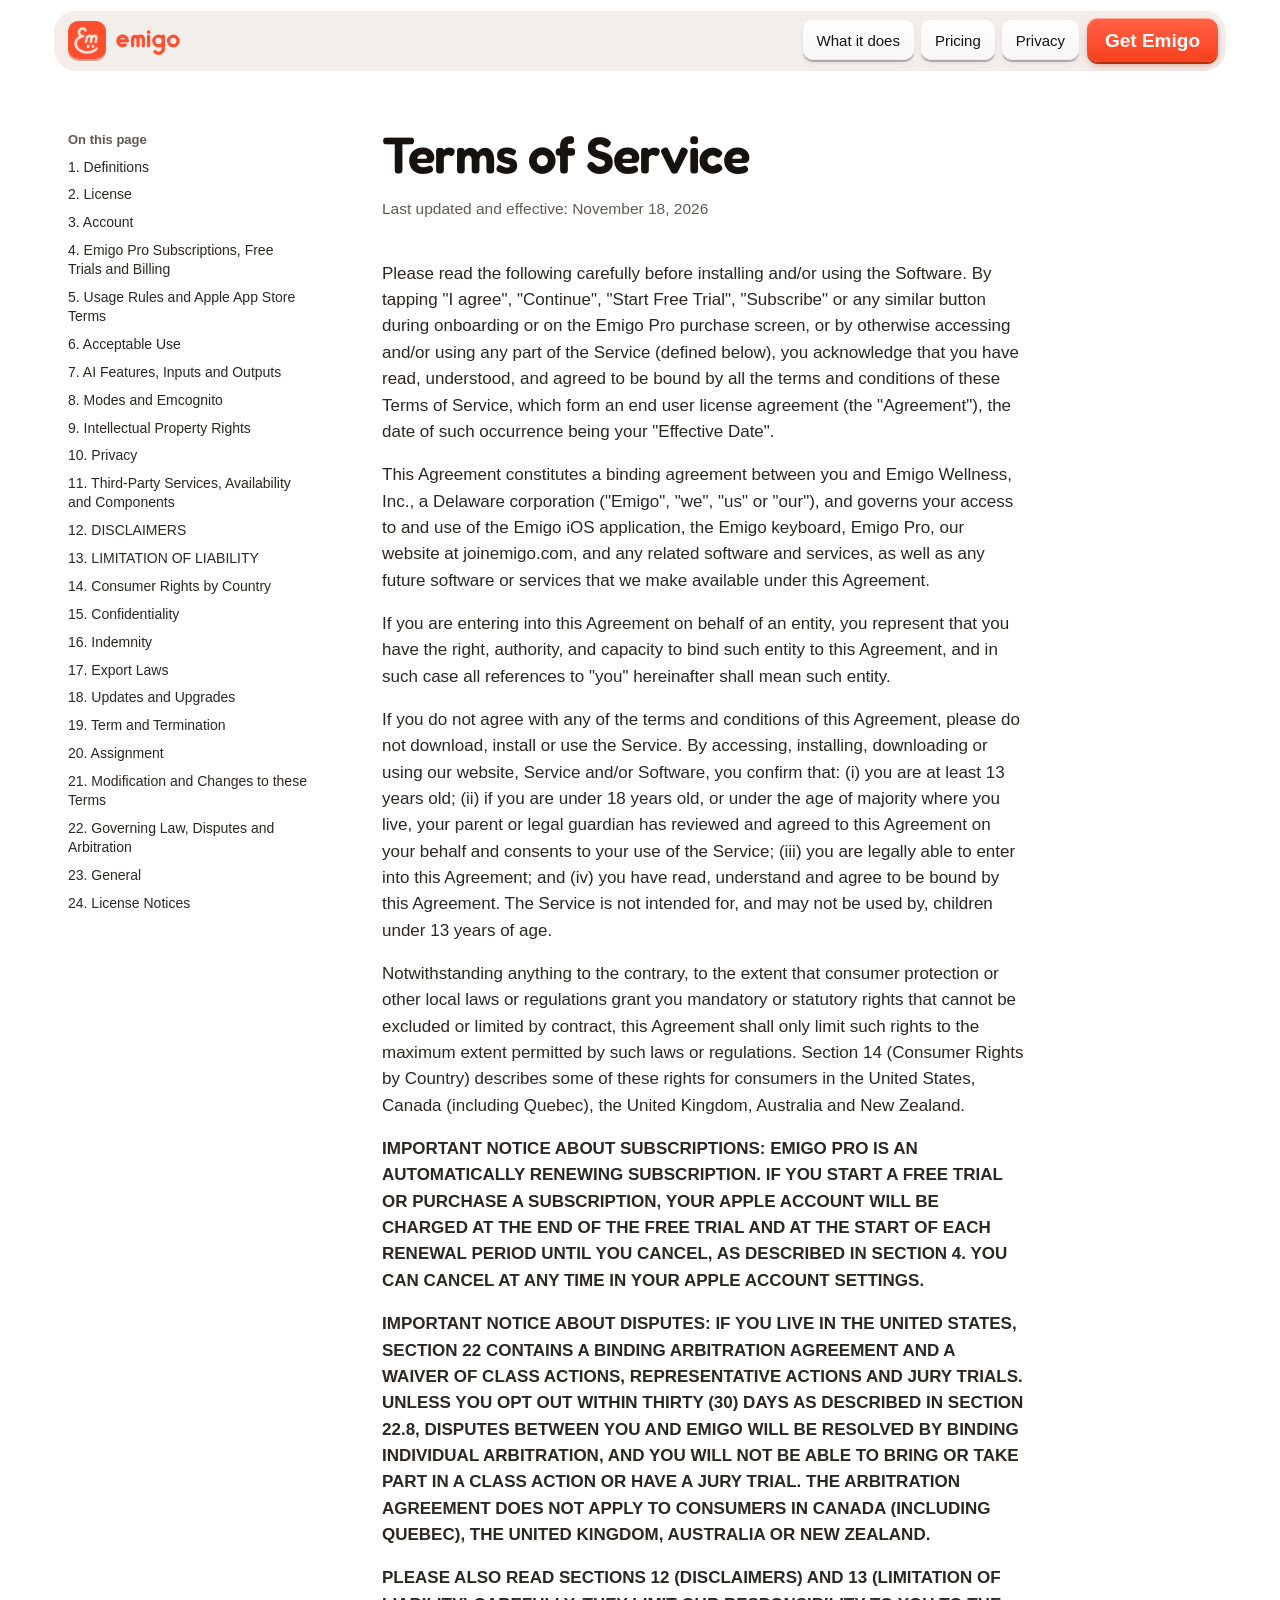
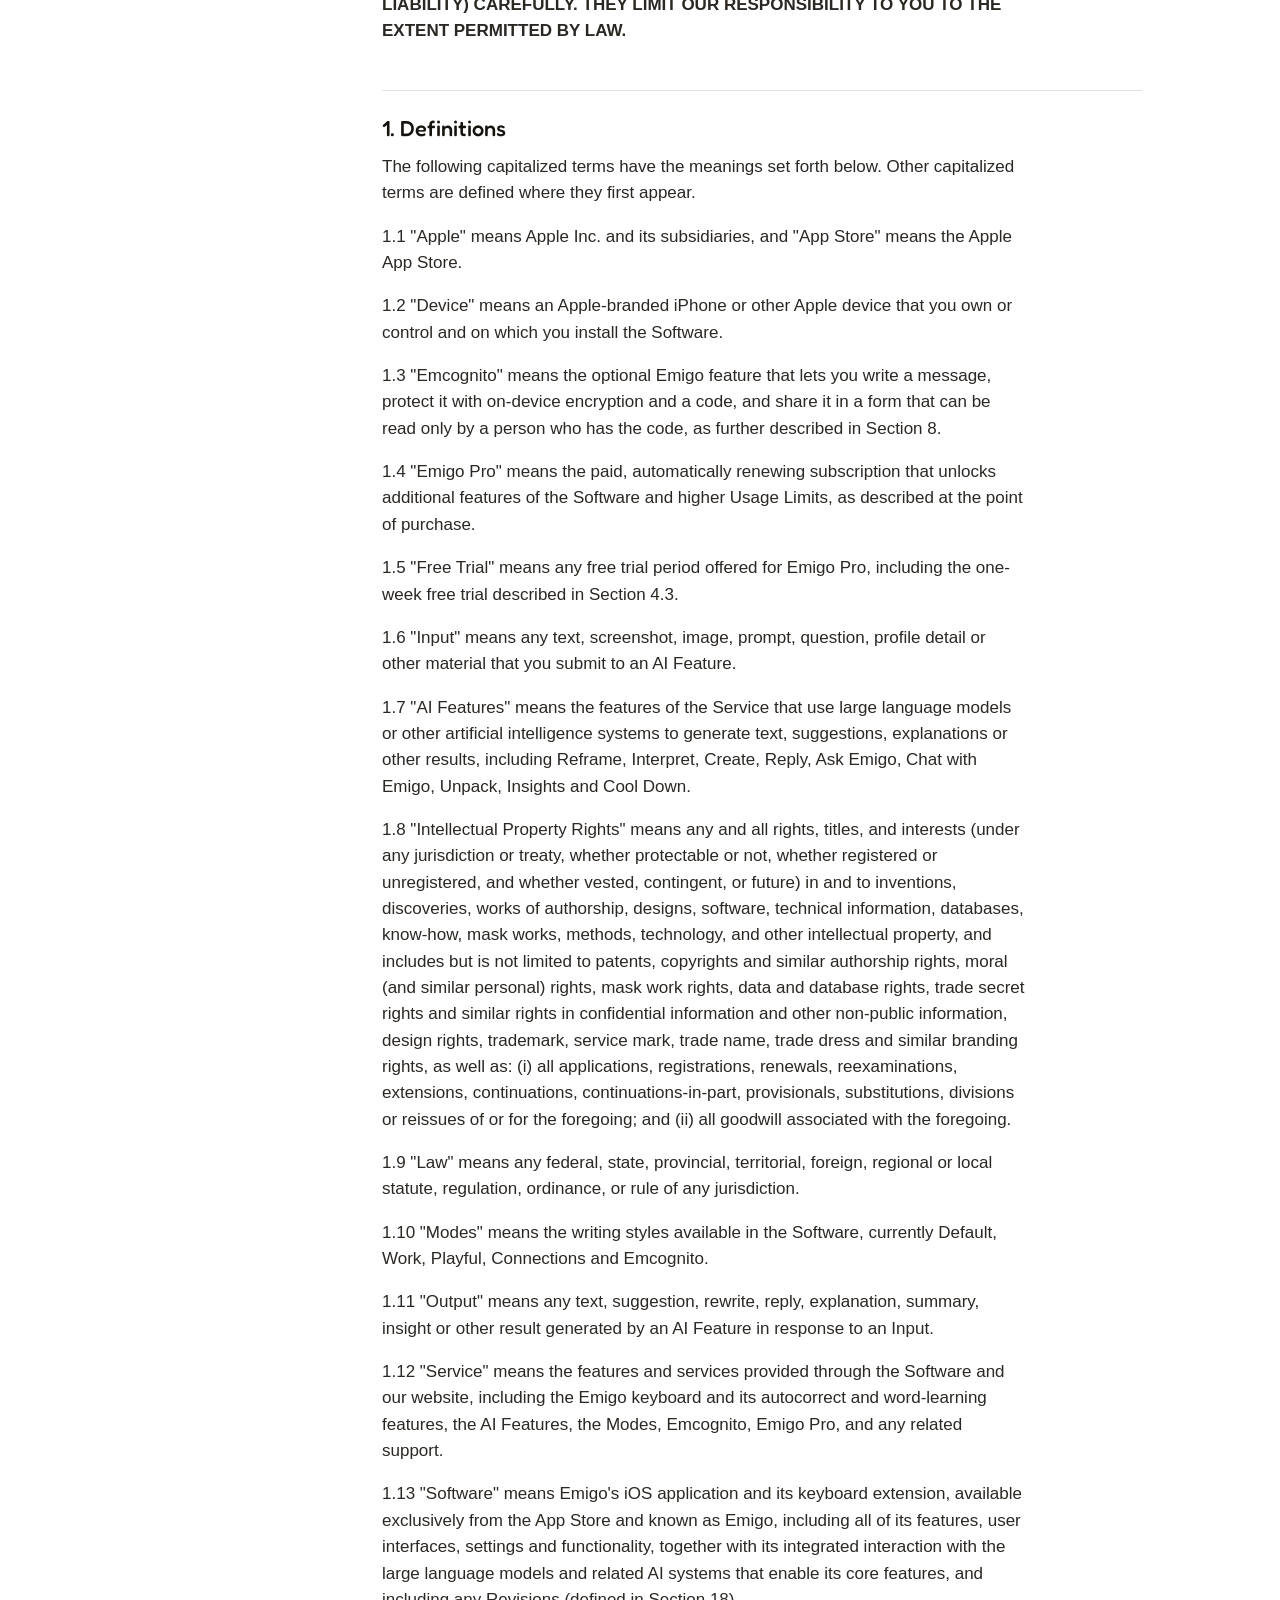
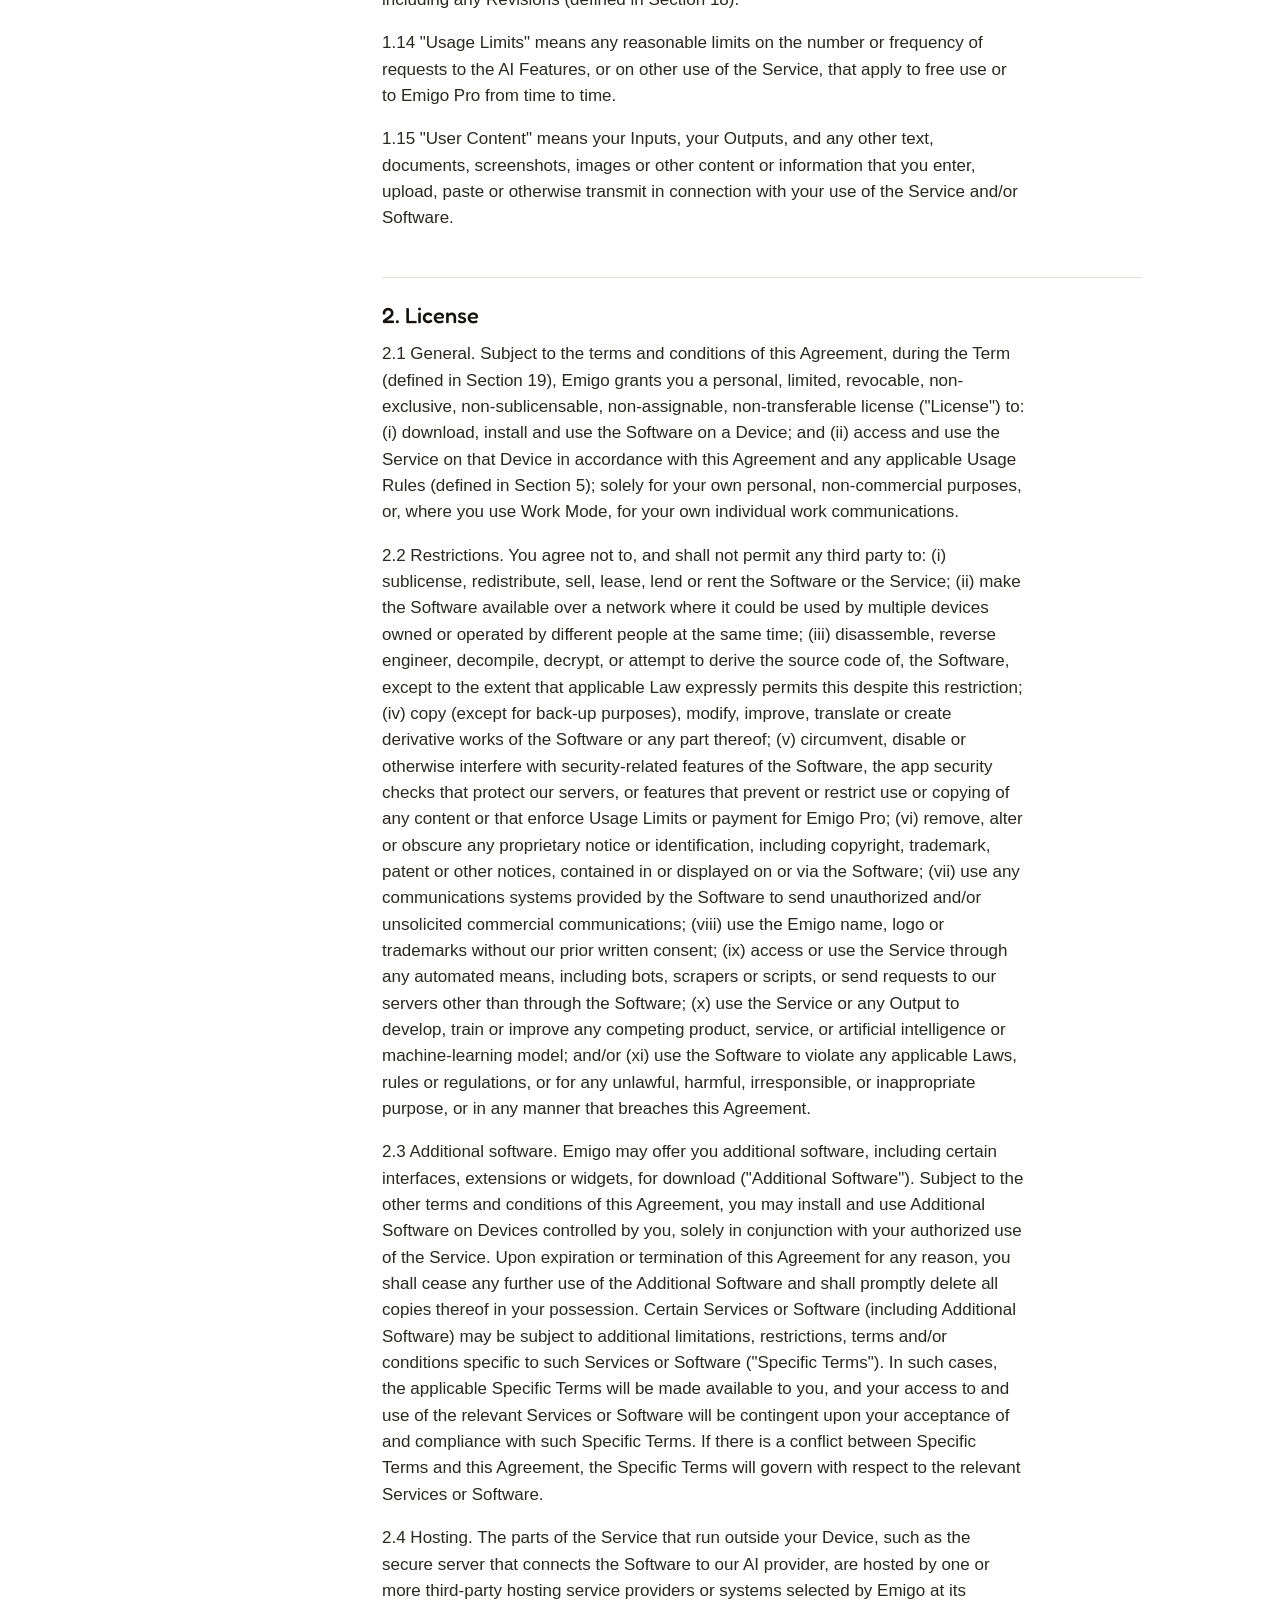
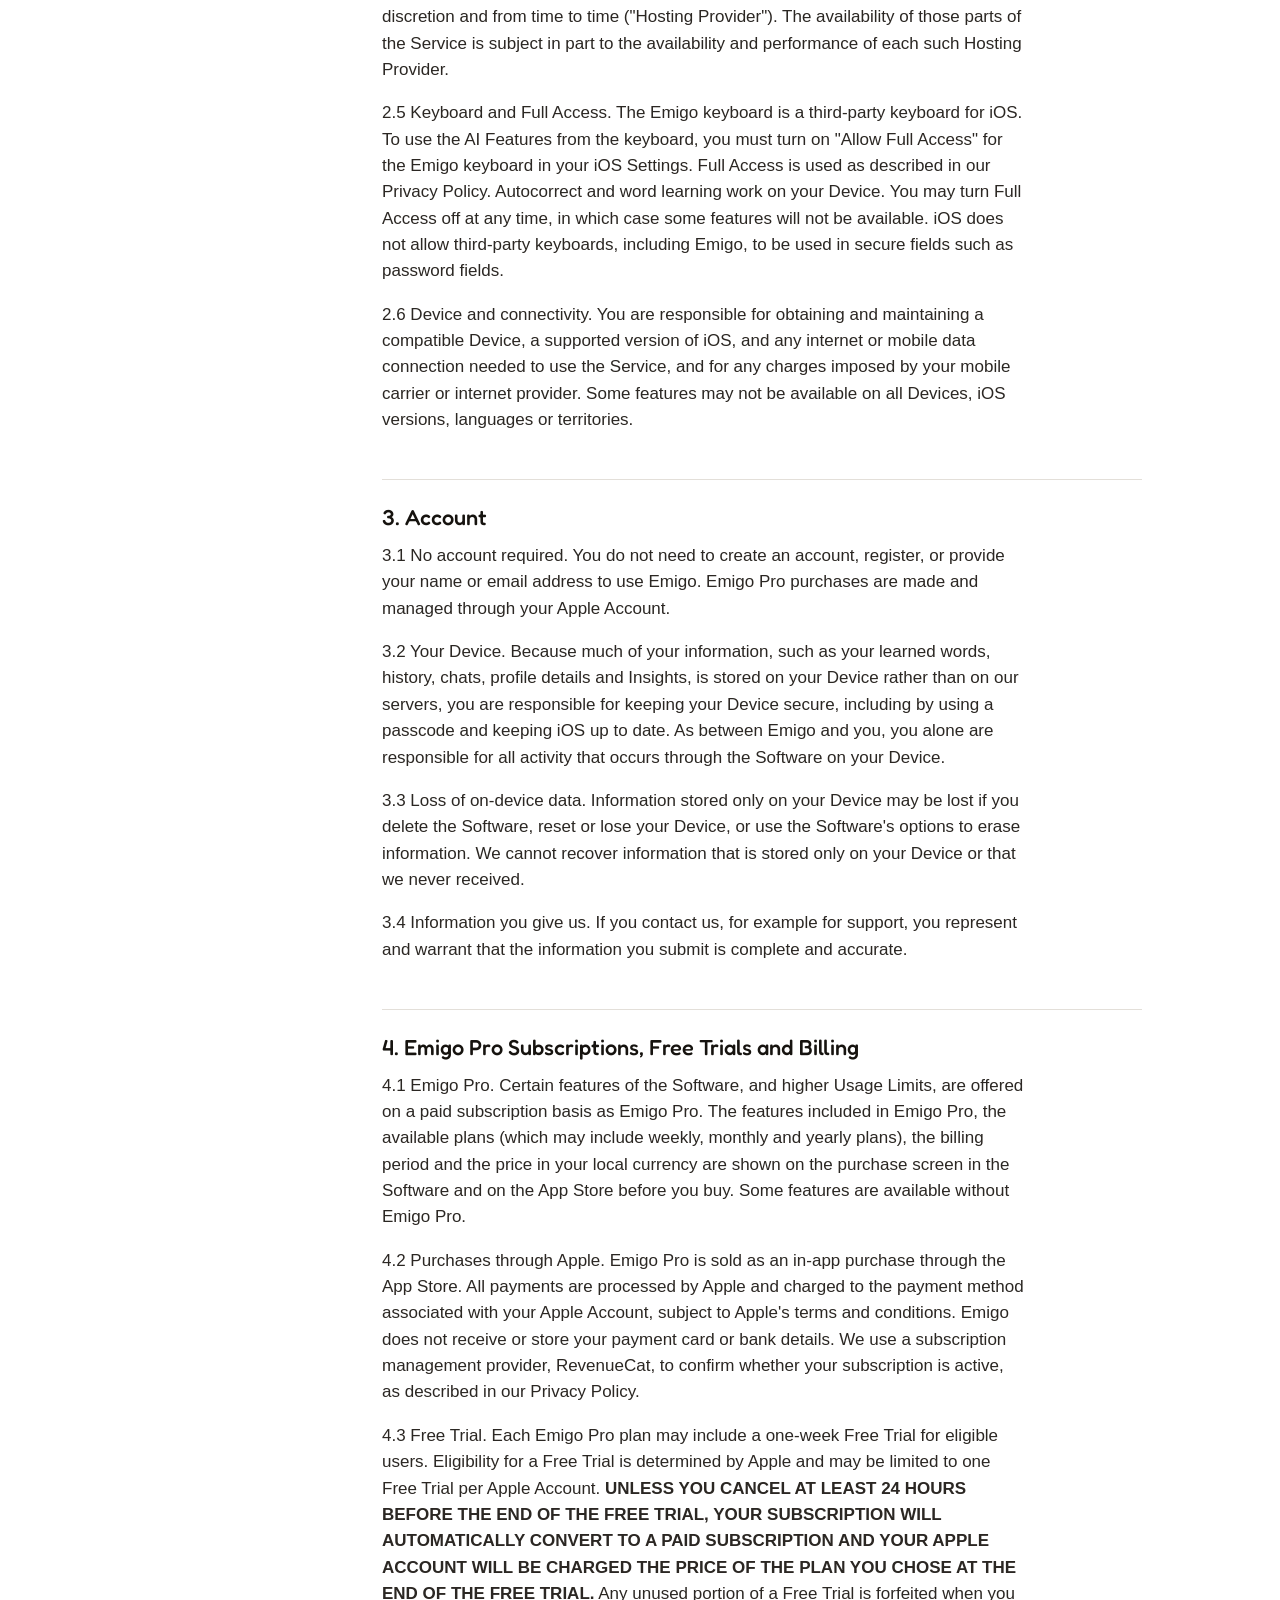
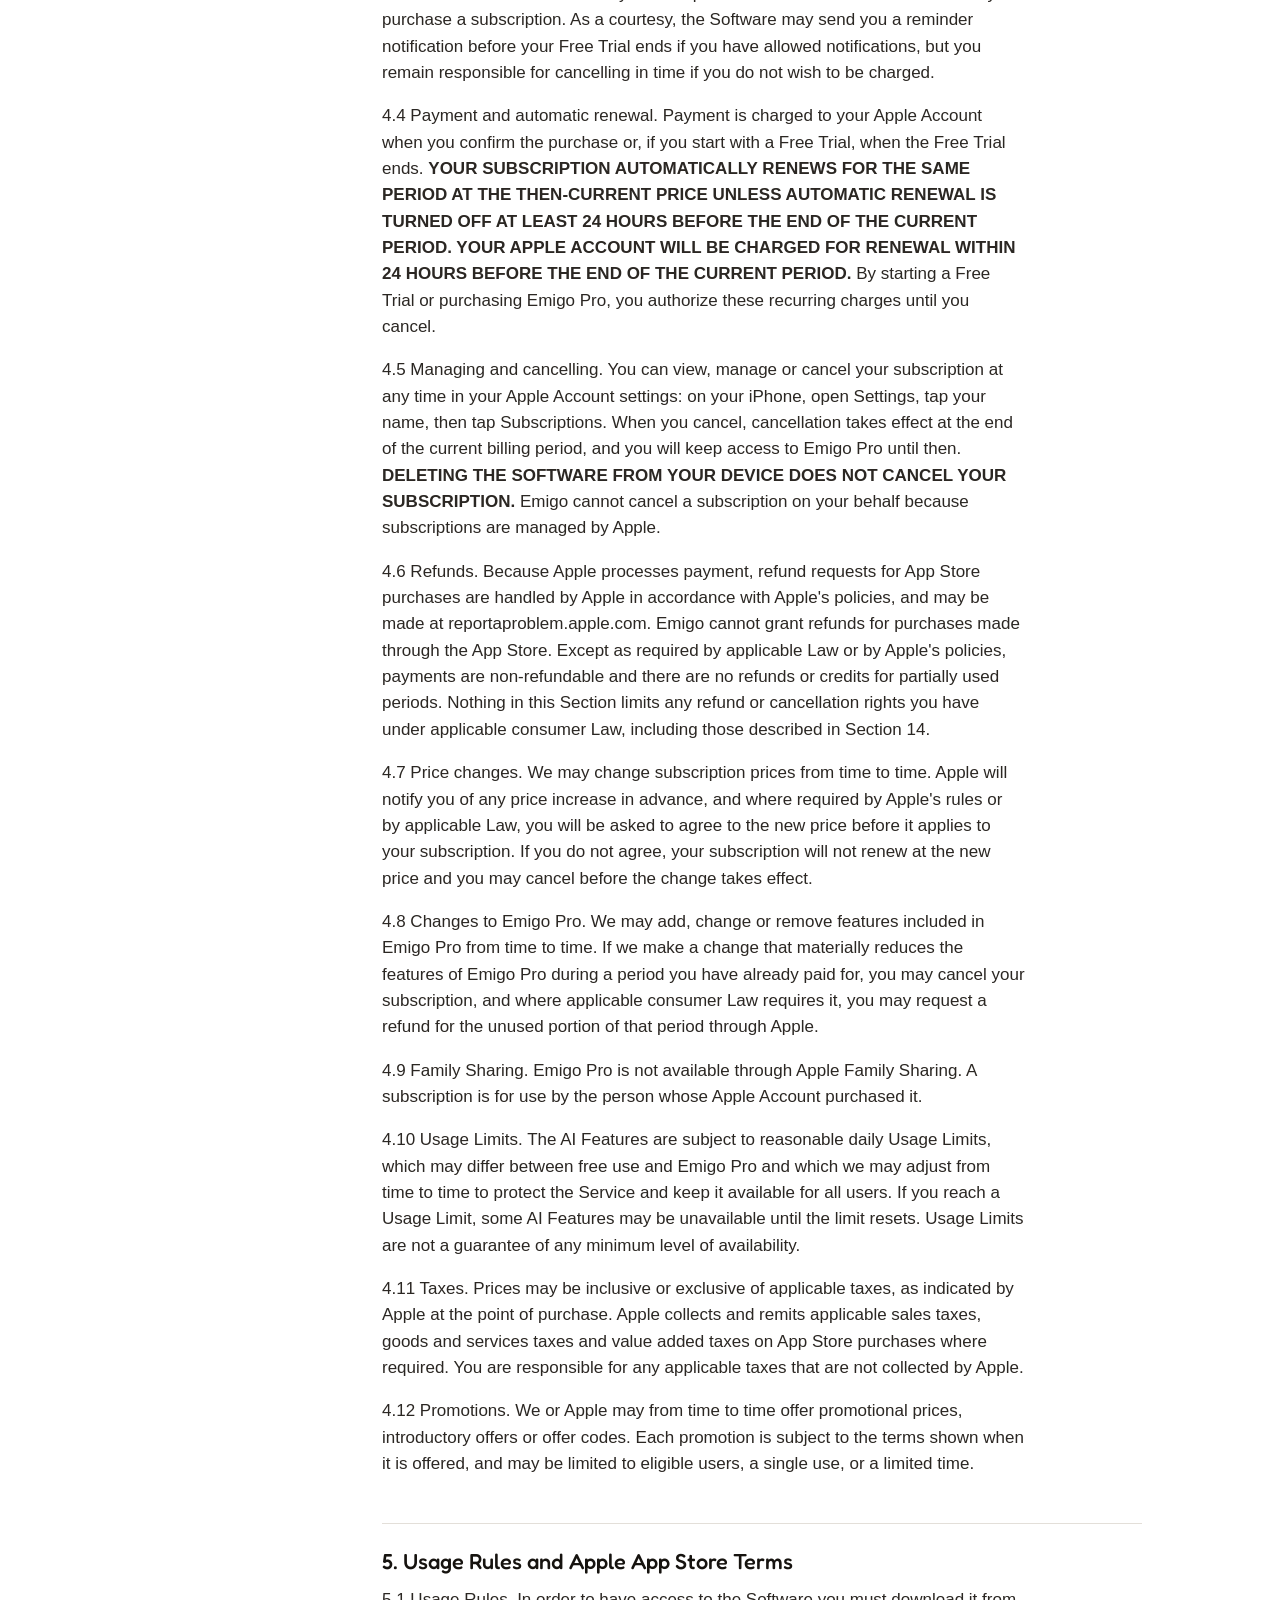
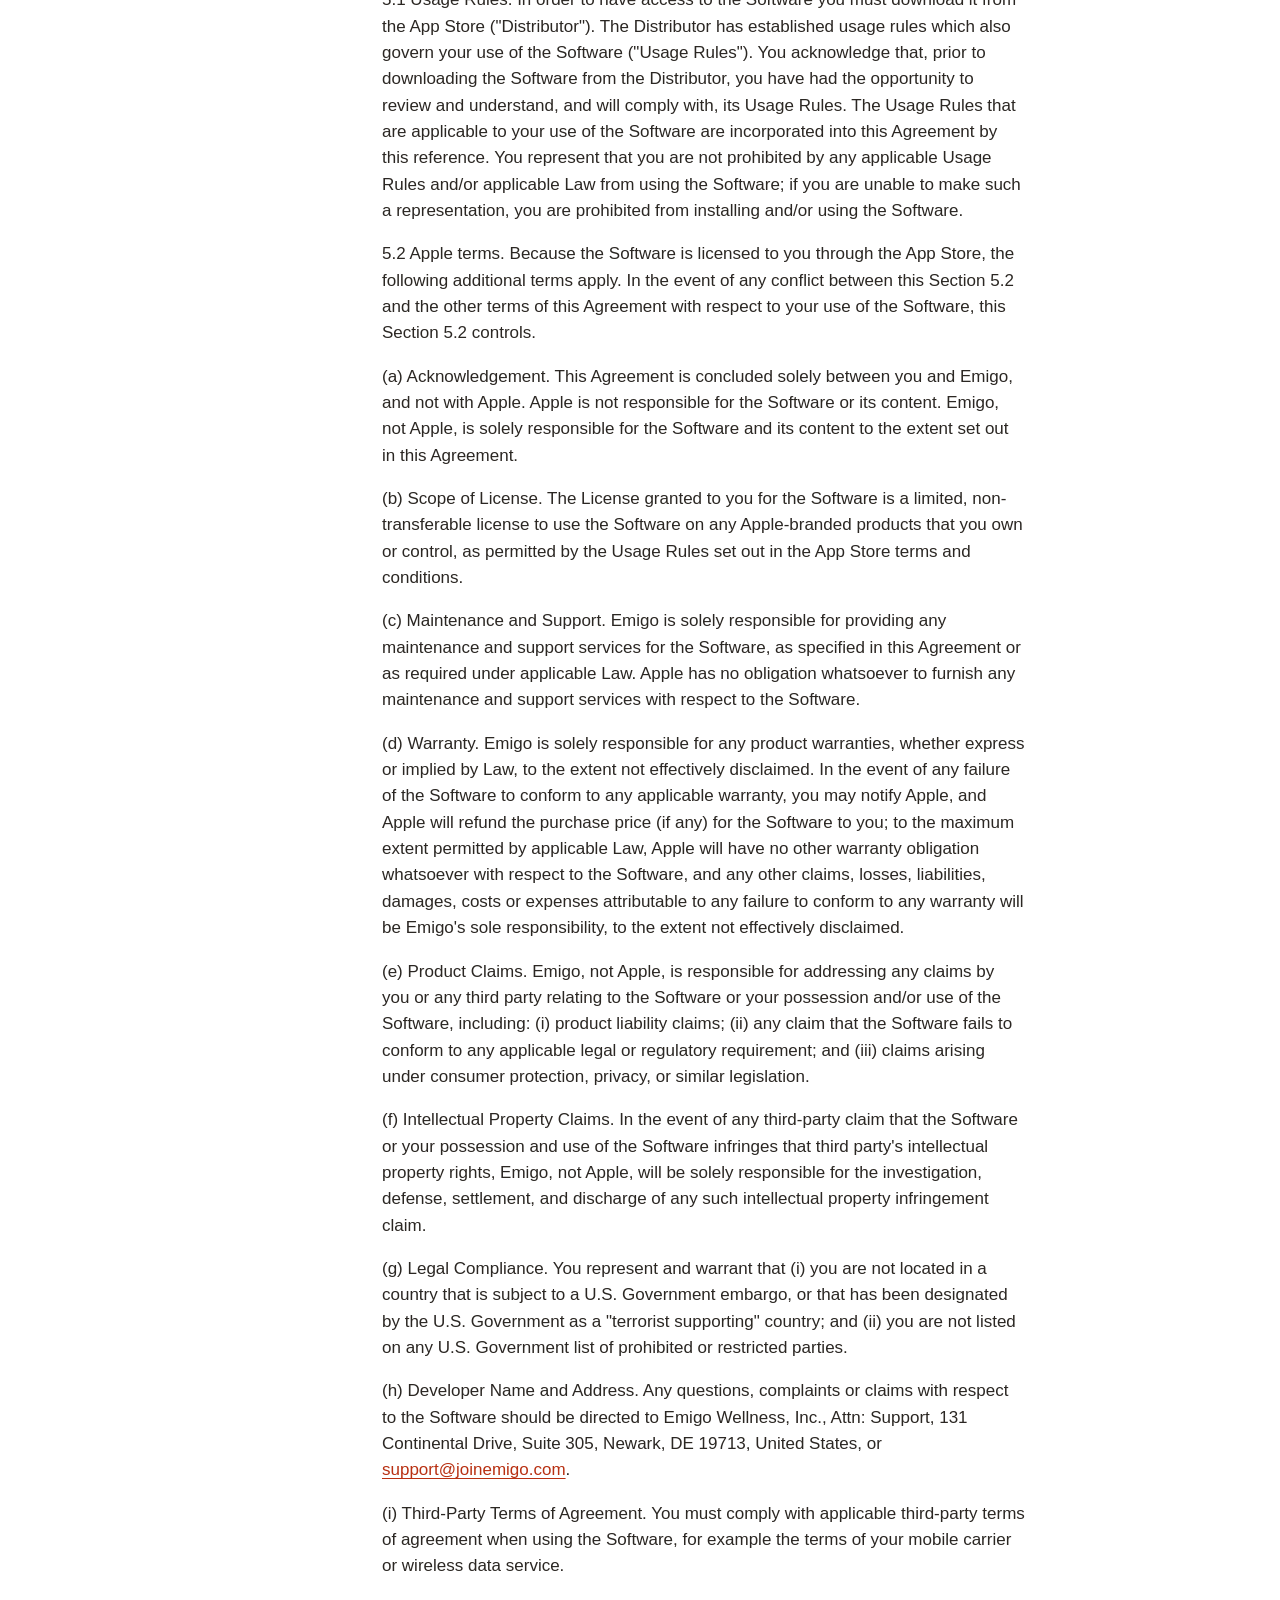
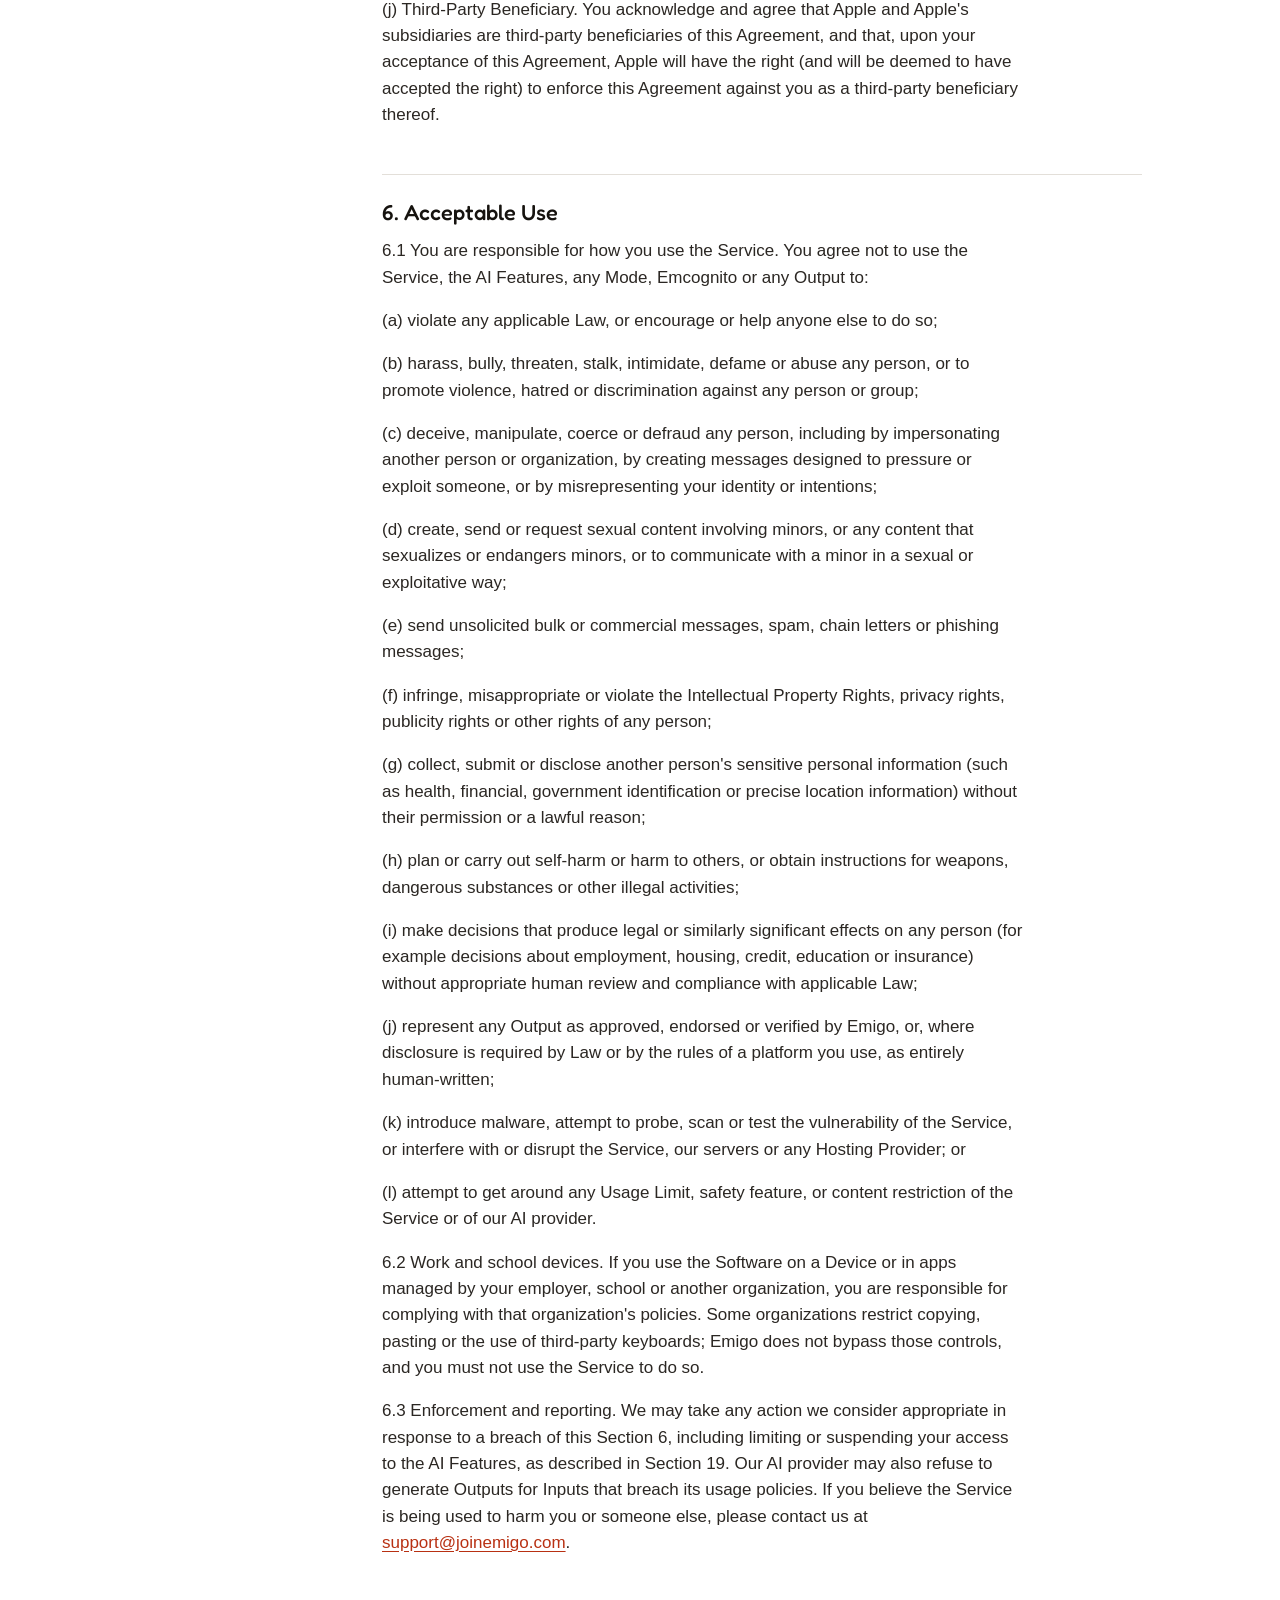
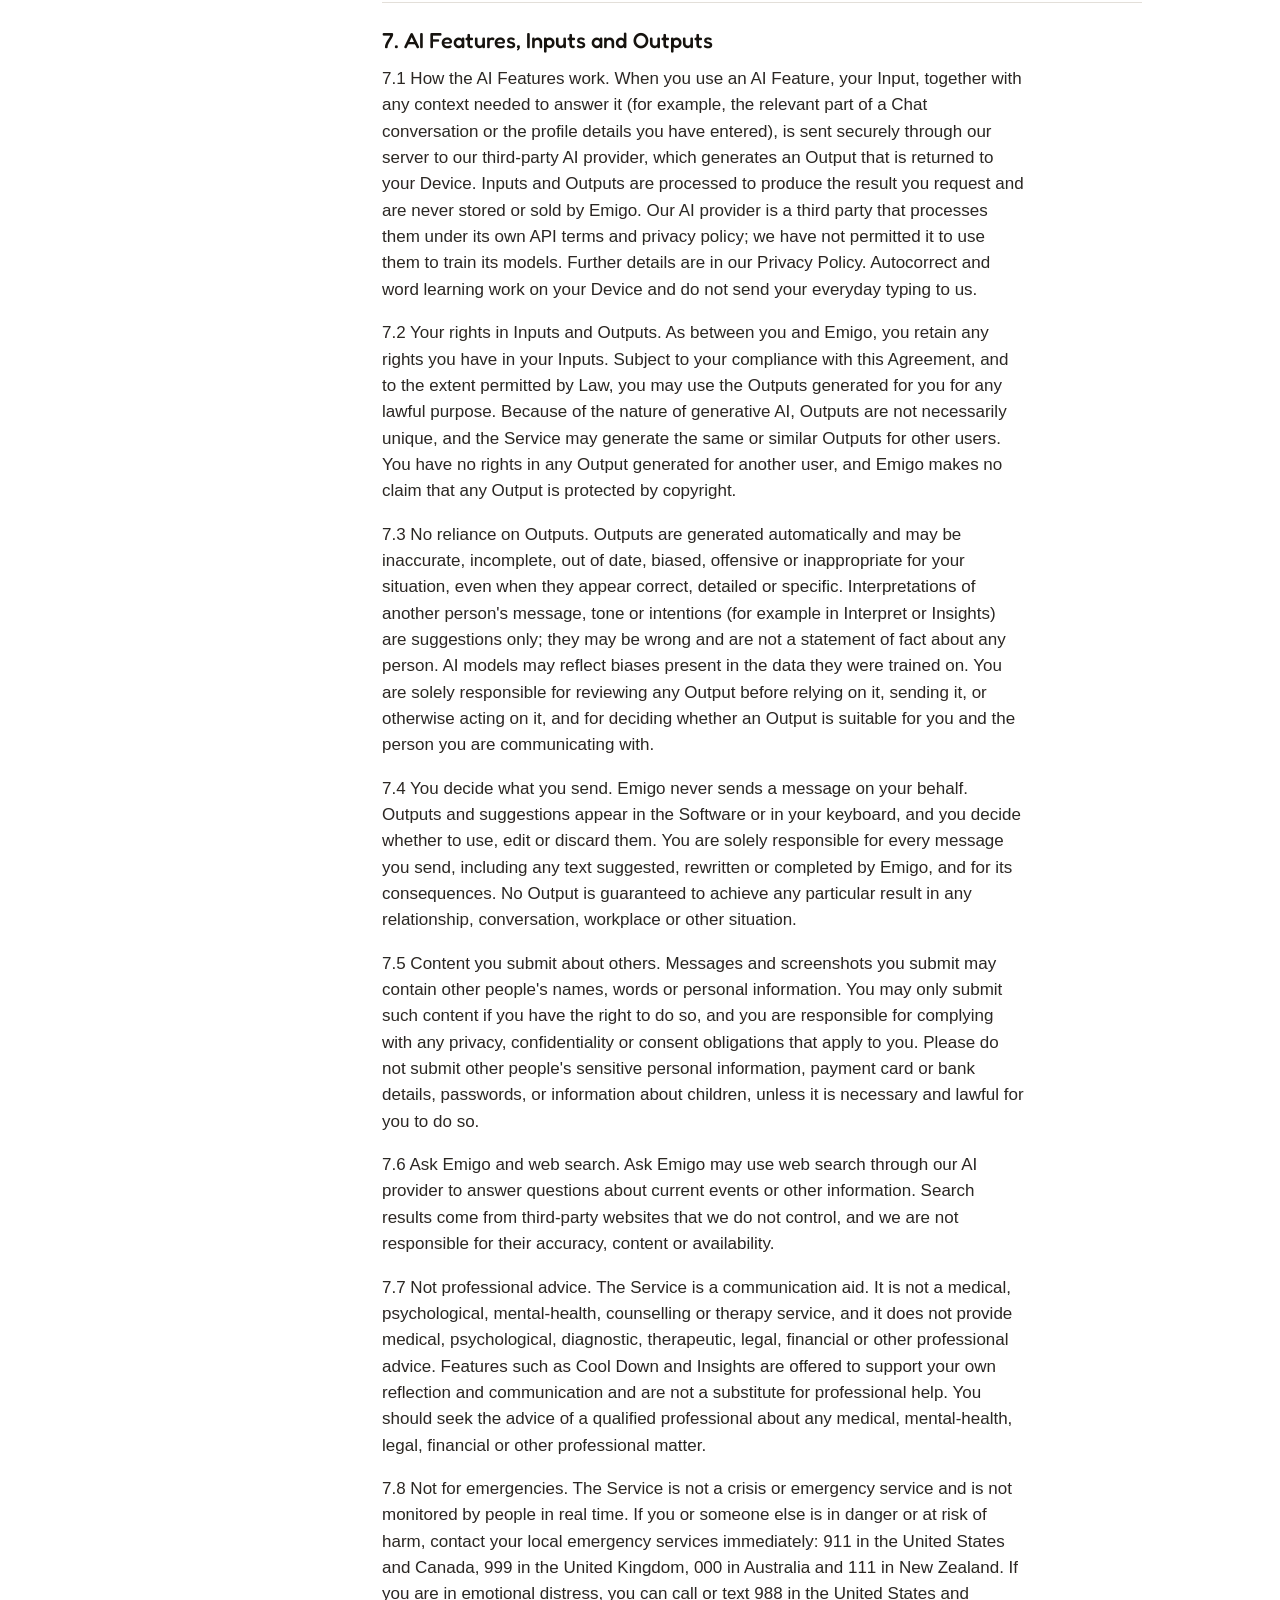
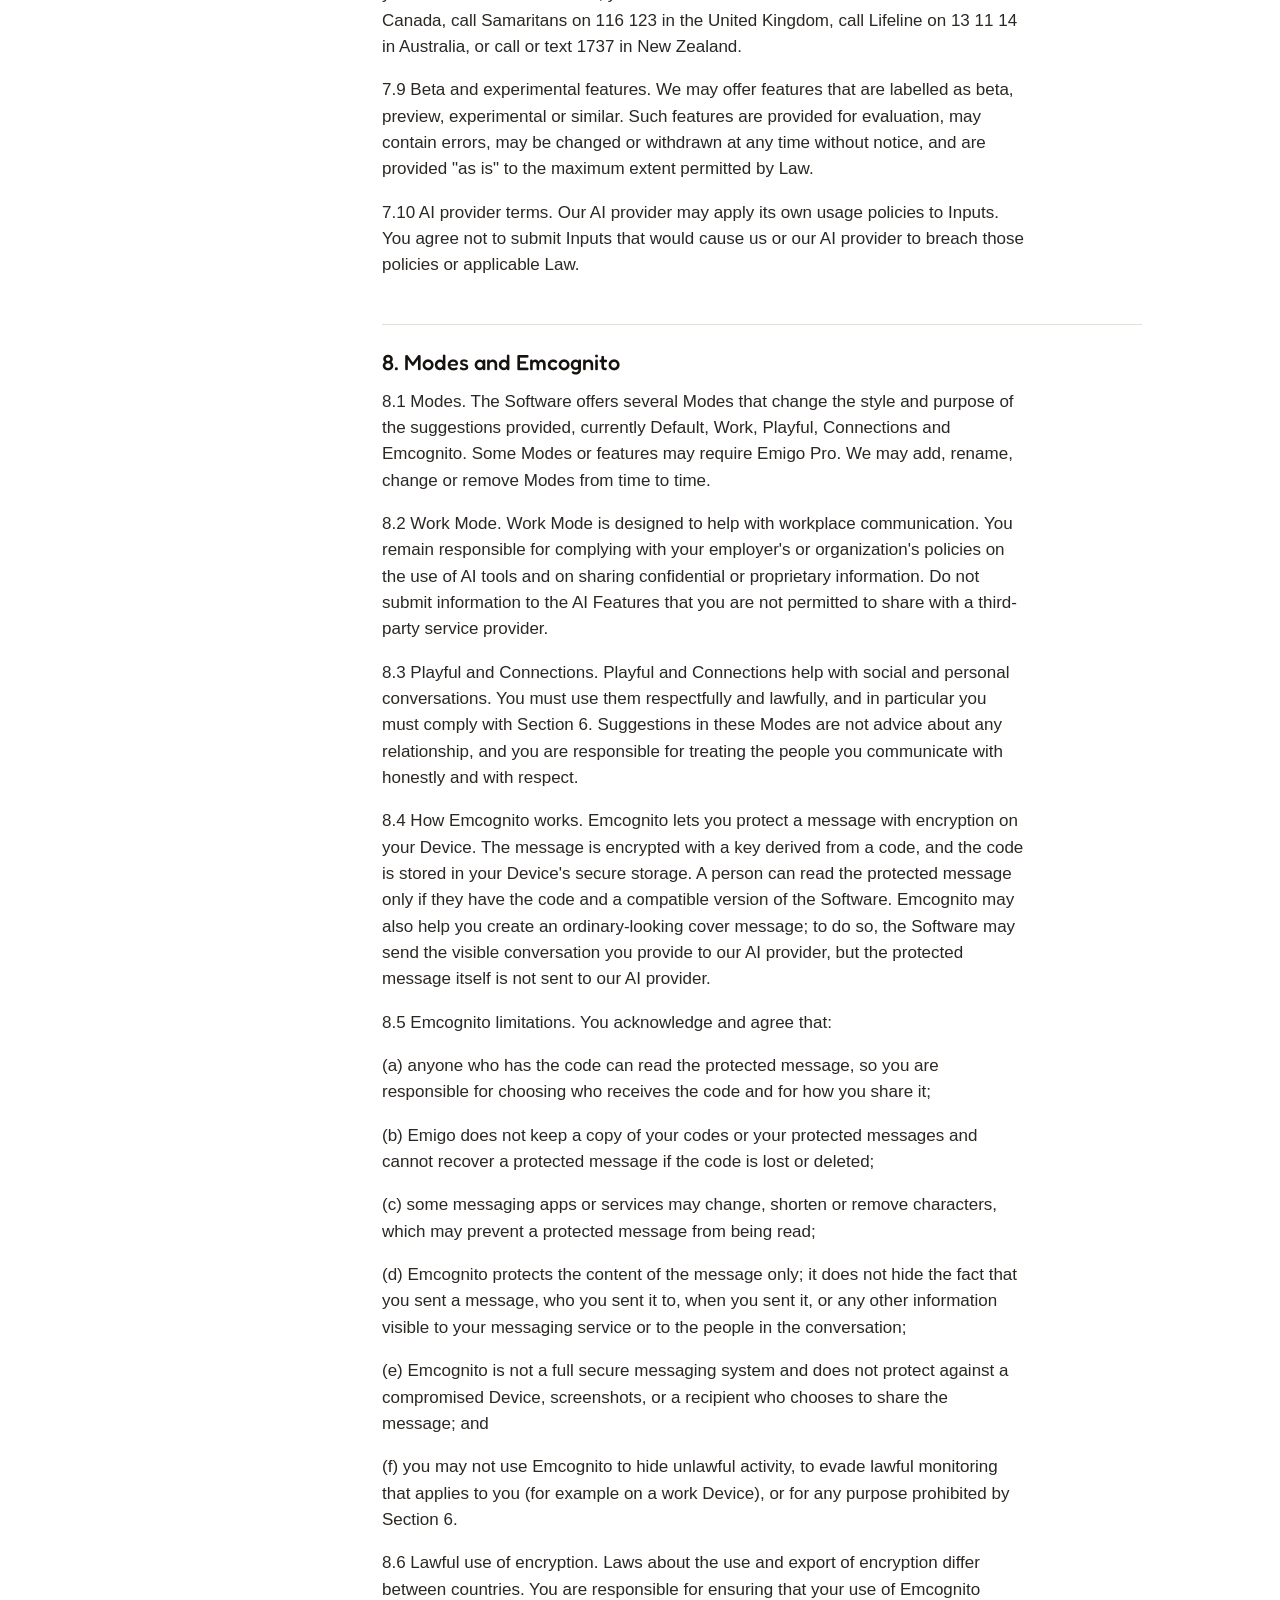
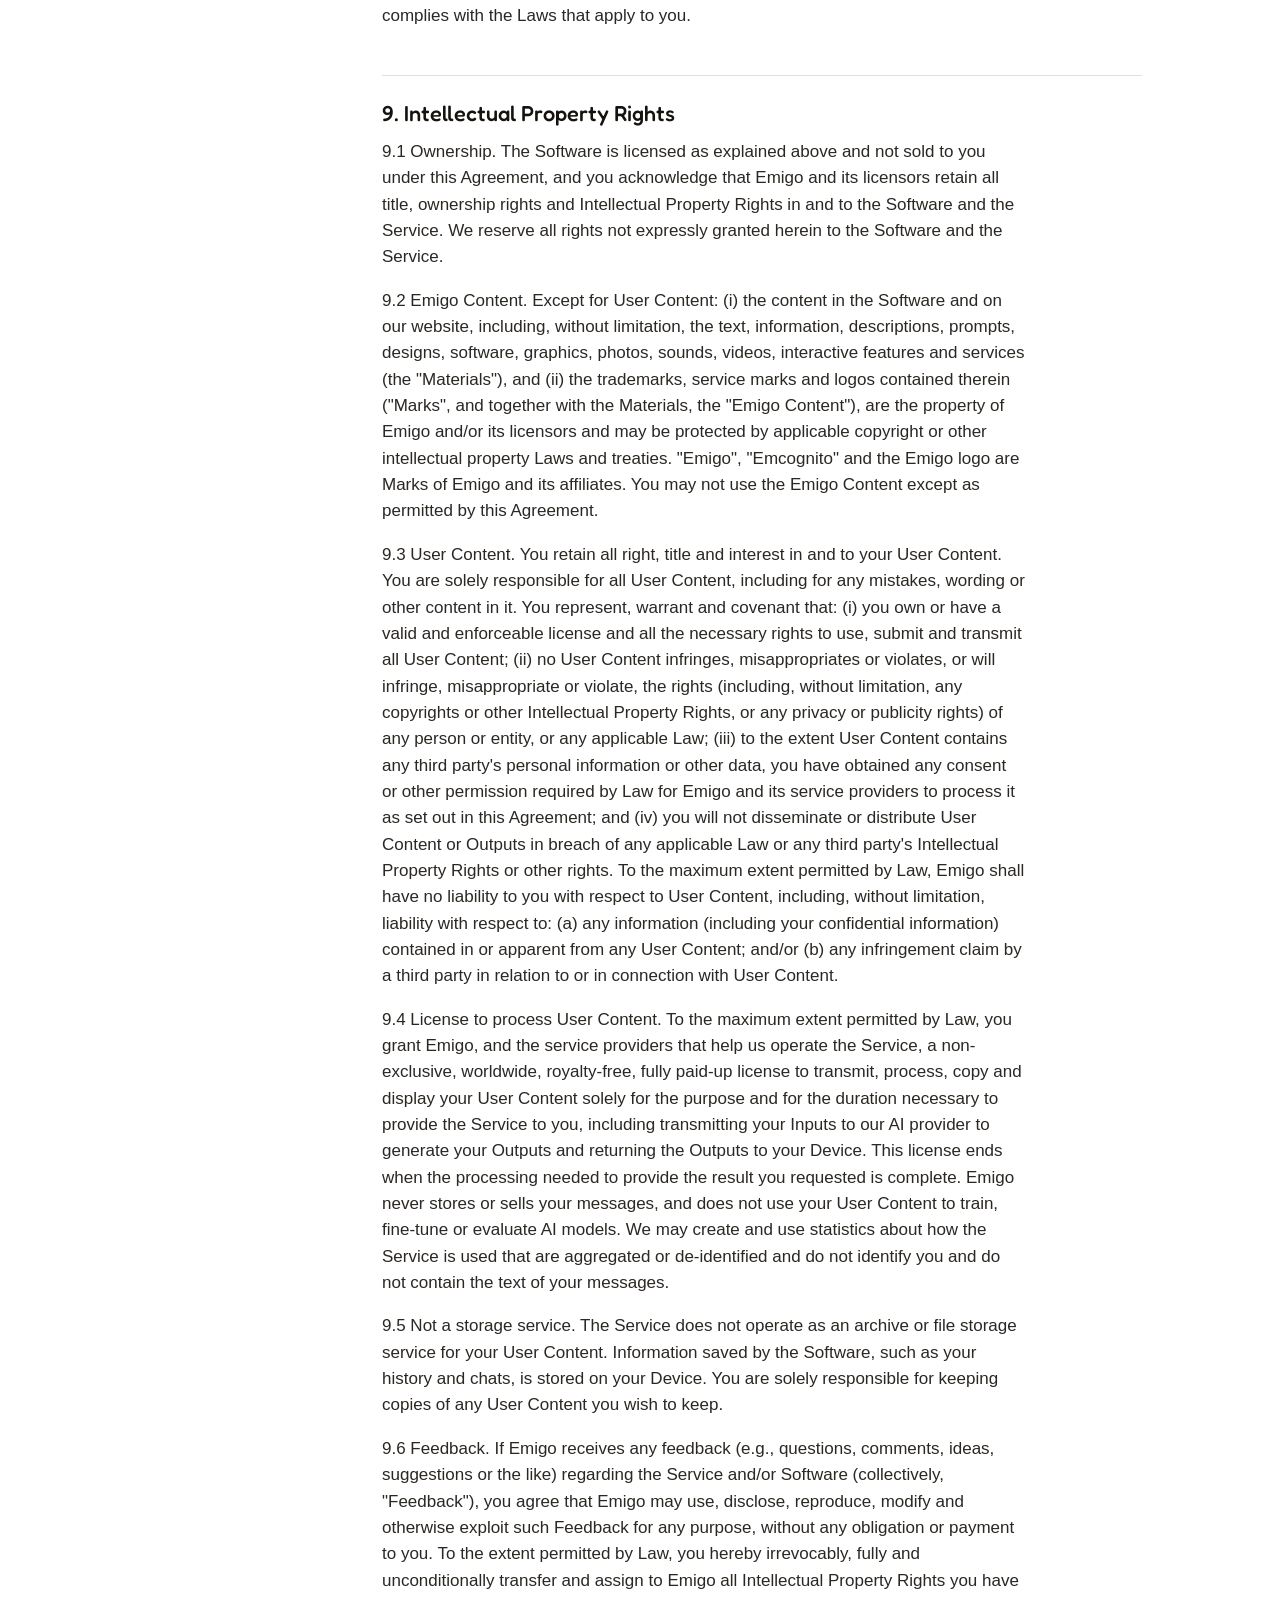
<file: terms-of-service/index.html>
<!doctype html>
<html lang="en">
<head>
<title>Terms of Service | Emigo Keyboard</title>
<meta name="description" content="The terms that govern your use of the Emigo app, the Emigo keyboard and Emigo Pro.">
<link rel="canonical" href="https://joinemigo.com/terms-of-service">
<meta charset="utf-8">
<meta name="viewport" content="width=device-width, initial-scale=1">
<meta name="theme-color" content="#FFFFFF">
<meta name="apple-itunes-app" content="app-id=6748092950">
<link rel="icon" href="/favicon.ico" sizes="48x48">
<link rel="icon" type="image/png" sizes="192x192" href="/assets/img/icon-192.png">
<link rel="icon" type="image/png" sizes="32x32" href="/assets/img/favicon-32.png">
<link rel="apple-touch-icon" href="/assets/img/emigo-icon.png">
<link rel="preconnect" href="https://fonts.googleapis.com">
<link rel="preconnect" href="https://fonts.gstatic.com" crossorigin>
<link rel="stylesheet" href="https://fonts.googleapis.com/css2?family=Fredoka:wght@500;600&display=swap">
<link rel="stylesheet" href="/assets/css/emigo.css?v=20261119i">

</head>
<body>
<a class="skip" href="#main">Skip to content</a>
<header class="strip">
  <nav class="strip-in" aria-label="Main">
    <a class="brand" href="/" aria-label="Emigo home"><img class="mark" src="/assets/img/emigo-mark-96.webp" width="36" height="36" alt=""><img class="word" src="/assets/img/emigo-wordmark.svg" width="64" height="25" alt="emigo"></a>
    <div class="keys"><a class="key" href="/#tools">What it does</a><a class="key" href="/#pricing">Pricing</a><a class="key" href="/#privacy">Privacy</a></div>
    <a class="key key-go" href="https://apps.apple.com/us/app/emigo-better-texting/id6748092950">Get Emigo</a>
  </nav>
</header>

<main id="main" class="doc">
  <div class="wrap doc-grid">
    <nav class="toc-side" aria-label="Sections"><p>On this page</p><ol>
<li><a href="#s1">1. Definitions</a></li>
<li><a href="#s2">2. License</a></li>
<li><a href="#s3">3. Account</a></li>
<li><a href="#s4">4. Emigo Pro Subscriptions, Free Trials and Billing</a></li>
<li><a href="#s5">5. Usage Rules and Apple App Store Terms</a></li>
<li><a href="#s6">6. Acceptable Use</a></li>
<li><a href="#s7">7. AI Features, Inputs and Outputs</a></li>
<li><a href="#s8">8. Modes and Emcognito</a></li>
<li><a href="#s9">9. Intellectual Property Rights</a></li>
<li><a href="#s10">10. Privacy</a></li>
<li><a href="#s11">11. Third-Party Services, Availability and Components</a></li>
<li><a href="#s12">12. DISCLAIMERS</a></li>
<li><a href="#s13">13. LIMITATION OF LIABILITY</a></li>
<li><a href="#s14">14. Consumer Rights by Country</a></li>
<li><a href="#s15">15. Confidentiality</a></li>
<li><a href="#s16">16. Indemnity</a></li>
<li><a href="#s17">17. Export Laws</a></li>
<li><a href="#s18">18. Updates and Upgrades</a></li>
<li><a href="#s19">19. Term and Termination</a></li>
<li><a href="#s20">20. Assignment</a></li>
<li><a href="#s21">21. Modification and Changes to these Terms</a></li>
<li><a href="#s22">22. Governing Law, Disputes and Arbitration</a></li>
<li><a href="#s23">23. General</a></li>
<li><a href="#s24">24. License Notices</a></li>
<li><a href="#contact-information">Contact Information</a></li>
    </ol></nav>
    <article class="doc-in">
<h1>Terms of Service</h1>
<p class="updated">Last updated and effective: November 18, 2026</p>
<details class="toc-m"><summary>Jump to a section</summary><ol>
<li><a href="#s1">1. Definitions</a></li>
<li><a href="#s2">2. License</a></li>
<li><a href="#s3">3. Account</a></li>
<li><a href="#s4">4. Emigo Pro Subscriptions, Free Trials and Billing</a></li>
<li><a href="#s5">5. Usage Rules and Apple App Store Terms</a></li>
<li><a href="#s6">6. Acceptable Use</a></li>
<li><a href="#s7">7. AI Features, Inputs and Outputs</a></li>
<li><a href="#s8">8. Modes and Emcognito</a></li>
<li><a href="#s9">9. Intellectual Property Rights</a></li>
<li><a href="#s10">10. Privacy</a></li>
<li><a href="#s11">11. Third-Party Services, Availability and Components</a></li>
<li><a href="#s12">12. DISCLAIMERS</a></li>
<li><a href="#s13">13. LIMITATION OF LIABILITY</a></li>
<li><a href="#s14">14. Consumer Rights by Country</a></li>
<li><a href="#s15">15. Confidentiality</a></li>
<li><a href="#s16">16. Indemnity</a></li>
<li><a href="#s17">17. Export Laws</a></li>
<li><a href="#s18">18. Updates and Upgrades</a></li>
<li><a href="#s19">19. Term and Termination</a></li>
<li><a href="#s20">20. Assignment</a></li>
<li><a href="#s21">21. Modification and Changes to these Terms</a></li>
<li><a href="#s22">22. Governing Law, Disputes and Arbitration</a></li>
<li><a href="#s23">23. General</a></li>
<li><a href="#s24">24. License Notices</a></li>
<li><a href="#contact-information">Contact Information</a></li>
</ol></details>
<!--legal-->
<p>Please read the following carefully before installing and/or using the Software. By tapping "I agree", "Continue", "Start Free Trial", "Subscribe" or any similar button during onboarding or on the Emigo Pro purchase screen, or by otherwise accessing and/or using any part of the Service (defined below), you acknowledge that you have read, understood, and agreed to be bound by all the terms and conditions of these Terms of Service, which form an end user license agreement (the "Agreement"), the date of such occurrence being your "Effective Date".</p>

<p>This Agreement constitutes a binding agreement between you and Emigo Wellness, Inc., a Delaware corporation ("Emigo", "we", "us" or "our"), and governs your access to and use of the Emigo iOS application, the Emigo keyboard, Emigo Pro, our website at joinemigo.com, and any related software and services, as well as any future software or services that we make available under this Agreement.</p>

<p>If you are entering into this Agreement on behalf of an entity, you represent that you have the right, authority, and capacity to bind such entity to this Agreement, and in such case all references to "you" hereinafter shall mean such entity.</p>

<p>If you do not agree with any of the terms and conditions of this Agreement, please do not download, install or use the Service. By accessing, installing, downloading or using our website, Service and/or Software, you confirm that: (i) you are at least 13 years old; (ii) if you are under 18 years old, or under the age of majority where you live, your parent or legal guardian has reviewed and agreed to this Agreement on your behalf and consents to your use of the Service; (iii) you are legally able to enter into this Agreement; and (iv) you have read, understand and agree to be bound by this Agreement. The Service is not intended for, and may not be used by, children under 13 years of age.</p>

<p>Notwithstanding anything to the contrary, to the extent that consumer protection or other local laws or regulations grant you mandatory or statutory rights that cannot be excluded or limited by contract, this Agreement shall only limit such rights to the maximum extent permitted by such laws or regulations. Section 14 (Consumer Rights by Country) describes some of these rights for consumers in the United States, Canada (including Quebec), the United Kingdom, Australia and New Zealand.</p>

<p><b>IMPORTANT NOTICE ABOUT SUBSCRIPTIONS: EMIGO PRO IS AN AUTOMATICALLY RENEWING SUBSCRIPTION. IF YOU START A FREE TRIAL OR PURCHASE A SUBSCRIPTION, YOUR APPLE ACCOUNT WILL BE CHARGED AT THE END OF THE FREE TRIAL AND AT THE START OF EACH RENEWAL PERIOD UNTIL YOU CANCEL, AS DESCRIBED IN SECTION 4. YOU CAN CANCEL AT ANY TIME IN YOUR APPLE ACCOUNT SETTINGS.</b></p>

<p><b>IMPORTANT NOTICE ABOUT DISPUTES: IF YOU LIVE IN THE UNITED STATES, SECTION 22 CONTAINS A BINDING ARBITRATION AGREEMENT AND A WAIVER OF CLASS ACTIONS, REPRESENTATIVE ACTIONS AND JURY TRIALS. UNLESS YOU OPT OUT WITHIN THIRTY (30) DAYS AS DESCRIBED IN SECTION 22.8, DISPUTES BETWEEN YOU AND EMIGO WILL BE RESOLVED BY BINDING INDIVIDUAL ARBITRATION, AND YOU WILL NOT BE ABLE TO BRING OR TAKE PART IN A CLASS ACTION OR HAVE A JURY TRIAL. THE ARBITRATION AGREEMENT DOES NOT APPLY TO CONSUMERS IN CANADA (INCLUDING QUEBEC), THE UNITED KINGDOM, AUSTRALIA OR NEW ZEALAND.</b></p>

<p><b>PLEASE ALSO READ SECTIONS 12 (DISCLAIMERS) AND 13 (LIMITATION OF LIABILITY) CAREFULLY. THEY LIMIT OUR RESPONSIBILITY TO YOU TO THE EXTENT PERMITTED BY LAW.</b></p>

<h2 id="s1">1. Definitions</h2>
<p>The following capitalized terms have the meanings set forth below. Other capitalized terms are defined where they first appear.</p>
<p>1.1 "Apple" means Apple Inc. and its subsidiaries, and "App Store" means the Apple App Store.</p>
<p>1.2 "Device" means an Apple-branded iPhone or other Apple device that you own or control and on which you install the Software.</p>
<p>1.3 "Emcognito" means the optional Emigo feature that lets you write a message, protect it with on-device encryption and a code, and share it in a form that can be read only by a person who has the code, as further described in Section 8.</p>
<p>1.4 "Emigo Pro" means the paid, automatically renewing subscription that unlocks additional features of the Software and higher Usage Limits, as described at the point of purchase.</p>
<p>1.5 "Free Trial" means any free trial period offered for Emigo Pro, including the one-week free trial described in Section 4.3.</p>
<p>1.6 "Input" means any text, screenshot, image, prompt, question, profile detail or other material that you submit to an AI Feature.</p>
<p>1.7 "AI Features" means the features of the Service that use large language models or other artificial intelligence systems to generate text, suggestions, explanations or other results, including Reframe, Interpret, Create, Reply, Ask Emigo, Chat with Emigo, Unpack, Insights and Cool Down.</p>
<p>1.8 "Intellectual Property Rights" means any and all rights, titles, and interests (under any jurisdiction or treaty, whether protectable or not, whether registered or unregistered, and whether vested, contingent, or future) in and to inventions, discoveries, works of authorship, designs, software, technical information, databases, know-how, mask works, methods, technology, and other intellectual property, and includes but is not limited to patents, copyrights and similar authorship rights, moral (and similar personal) rights, mask work rights, data and database rights, trade secret rights and similar rights in confidential information and other non-public information, design rights, trademark, service mark, trade name, trade dress and similar branding rights, as well as: (i) all applications, registrations, renewals, reexaminations, extensions, continuations, continuations-in-part, provisionals, substitutions, divisions or reissues of or for the foregoing; and (ii) all goodwill associated with the foregoing.</p>
<p>1.9 "Law" means any federal, state, provincial, territorial, foreign, regional or local statute, regulation, ordinance, or rule of any jurisdiction.</p>
<p>1.10 "Modes" means the writing styles available in the Software, currently Default, Work, Playful, Connections and Emcognito.</p>
<p>1.11 "Output" means any text, suggestion, rewrite, reply, explanation, summary, insight or other result generated by an AI Feature in response to an Input.</p>
<p>1.12 "Service" means the features and services provided through the Software and our website, including the Emigo keyboard and its autocorrect and word-learning features, the AI Features, the Modes, Emcognito, Emigo Pro, and any related support.</p>
<p>1.13 "Software" means Emigo's iOS application and its keyboard extension, available exclusively from the App Store and known as Emigo, including all of its features, user interfaces, settings and functionality, together with its integrated interaction with the large language models and related AI systems that enable its core features, and including any Revisions (defined in Section 18).</p>
<p>1.14 "Usage Limits" means any reasonable limits on the number or frequency of requests to the AI Features, or on other use of the Service, that apply to free use or to Emigo Pro from time to time.</p>
<p>1.15 "User Content" means your Inputs, your Outputs, and any other text, documents, screenshots, images or other content or information that you enter, upload, paste or otherwise transmit in connection with your use of the Service and/or Software.</p>

<h2 id="s2">2. License</h2>
<p>2.1 General. Subject to the terms and conditions of this Agreement, during the Term (defined in Section 19), Emigo grants you a personal, limited, revocable, non-exclusive, non-sublicensable, non-assignable, non-transferable license ("License") to: (i) download, install and use the Software on a Device; and (ii) access and use the Service on that Device in accordance with this Agreement and any applicable Usage Rules (defined in Section 5); solely for your own personal, non-commercial purposes, or, where you use Work Mode, for your own individual work communications.</p>
<p>2.2 Restrictions. You agree not to, and shall not permit any third party to: (i) sublicense, redistribute, sell, lease, lend or rent the Software or the Service; (ii) make the Software available over a network where it could be used by multiple devices owned or operated by different people at the same time; (iii) disassemble, reverse engineer, decompile, decrypt, or attempt to derive the source code of, the Software, except to the extent that applicable Law expressly permits this despite this restriction; (iv) copy (except for back-up purposes), modify, improve, translate or create derivative works of the Software or any part thereof; (v) circumvent, disable or otherwise interfere with security-related features of the Software, the app security checks that protect our servers, or features that prevent or restrict use or copying of any content or that enforce Usage Limits or payment for Emigo Pro; (vi) remove, alter or obscure any proprietary notice or identification, including copyright, trademark, patent or other notices, contained in or displayed on or via the Software; (vii) use any communications systems provided by the Software to send unauthorized and/or unsolicited commercial communications; (viii) use the Emigo name, logo or trademarks without our prior written consent; (ix) access or use the Service through any automated means, including bots, scrapers or scripts, or send requests to our servers other than through the Software; (x) use the Service or any Output to develop, train or improve any competing product, service, or artificial intelligence or machine-learning model; and/or (xi) use the Software to violate any applicable Laws, rules or regulations, or for any unlawful, harmful, irresponsible, or inappropriate purpose, or in any manner that breaches this Agreement.</p>
<p>2.3 Additional software. Emigo may offer you additional software, including certain interfaces, extensions or widgets, for download ("Additional Software"). Subject to the other terms and conditions of this Agreement, you may install and use Additional Software on Devices controlled by you, solely in conjunction with your authorized use of the Service. Upon expiration or termination of this Agreement for any reason, you shall cease any further use of the Additional Software and shall promptly delete all copies thereof in your possession. Certain Services or Software (including Additional Software) may be subject to additional limitations, restrictions, terms and/or conditions specific to such Services or Software ("Specific Terms"). In such cases, the applicable Specific Terms will be made available to you, and your access to and use of the relevant Services or Software will be contingent upon your acceptance of and compliance with such Specific Terms. If there is a conflict between Specific Terms and this Agreement, the Specific Terms will govern with respect to the relevant Services or Software.</p>
<p>2.4 Hosting. The parts of the Service that run outside your Device, such as the secure server that connects the Software to our AI provider, are hosted by one or more third-party hosting service providers or systems selected by Emigo at its discretion and from time to time ("Hosting Provider"). The availability of those parts of the Service is subject in part to the availability and performance of each such Hosting Provider.</p>
<p>2.5 Keyboard and Full Access. The Emigo keyboard is a third-party keyboard for iOS. To use the AI Features from the keyboard, you must turn on "Allow Full Access" for the Emigo keyboard in your iOS Settings. Full Access is used as described in our Privacy Policy. Autocorrect and word learning work on your Device. You may turn Full Access off at any time, in which case some features will not be available. iOS does not allow third-party keyboards, including Emigo, to be used in secure fields such as password fields.</p>
<p>2.6 Device and connectivity. You are responsible for obtaining and maintaining a compatible Device, a supported version of iOS, and any internet or mobile data connection needed to use the Service, and for any charges imposed by your mobile carrier or internet provider. Some features may not be available on all Devices, iOS versions, languages or territories.</p>

<h2 id="s3">3. Account</h2>
<p>3.1 No account required. You do not need to create an account, register, or provide your name or email address to use Emigo. Emigo Pro purchases are made and managed through your Apple Account.</p>
<p>3.2 Your Device. Because much of your information, such as your learned words, history, chats, profile details and Insights, is stored on your Device rather than on our servers, you are responsible for keeping your Device secure, including by using a passcode and keeping iOS up to date. As between Emigo and you, you alone are responsible for all activity that occurs through the Software on your Device.</p>
<p>3.3 Loss of on-device data. Information stored only on your Device may be lost if you delete the Software, reset or lose your Device, or use the Software's options to erase information. We cannot recover information that is stored only on your Device or that we never received.</p>
<p>3.4 Information you give us. If you contact us, for example for support, you represent and warrant that the information you submit is complete and accurate.</p>

<h2 id="s4">4. Emigo Pro Subscriptions, Free Trials and Billing</h2>
<p>4.1 Emigo Pro. Certain features of the Software, and higher Usage Limits, are offered on a paid subscription basis as Emigo Pro. The features included in Emigo Pro, the available plans (which may include weekly, monthly and yearly plans), the billing period and the price in your local currency are shown on the purchase screen in the Software and on the App Store before you buy. Some features are available without Emigo Pro.</p>
<p>4.2 Purchases through Apple. Emigo Pro is sold as an in-app purchase through the App Store. All payments are processed by Apple and charged to the payment method associated with your Apple Account, subject to Apple's terms and conditions. Emigo does not receive or store your payment card or bank details. We use a subscription management provider, RevenueCat, to confirm whether your subscription is active, as described in our Privacy Policy.</p>
<p>4.3 Free Trial. Each Emigo Pro plan may include a one-week Free Trial for eligible users. Eligibility for a Free Trial is determined by Apple and may be limited to one Free Trial per Apple Account. <b>UNLESS YOU CANCEL AT LEAST 24 HOURS BEFORE THE END OF THE FREE TRIAL, YOUR SUBSCRIPTION WILL AUTOMATICALLY CONVERT TO A PAID SUBSCRIPTION AND YOUR APPLE ACCOUNT WILL BE CHARGED THE PRICE OF THE PLAN YOU CHOSE AT THE END OF THE FREE TRIAL.</b> Any unused portion of a Free Trial is forfeited when you purchase a subscription. As a courtesy, the Software may send you a reminder notification before your Free Trial ends if you have allowed notifications, but you remain responsible for cancelling in time if you do not wish to be charged.</p>
<p>4.4 Payment and automatic renewal. Payment is charged to your Apple Account when you confirm the purchase or, if you start with a Free Trial, when the Free Trial ends. <b>YOUR SUBSCRIPTION AUTOMATICALLY RENEWS FOR THE SAME PERIOD AT THE THEN-CURRENT PRICE UNLESS AUTOMATIC RENEWAL IS TURNED OFF AT LEAST 24 HOURS BEFORE THE END OF THE CURRENT PERIOD. YOUR APPLE ACCOUNT WILL BE CHARGED FOR RENEWAL WITHIN 24 HOURS BEFORE THE END OF THE CURRENT PERIOD.</b> By starting a Free Trial or purchasing Emigo Pro, you authorize these recurring charges until you cancel.</p>
<p>4.5 Managing and cancelling. You can view, manage or cancel your subscription at any time in your Apple Account settings: on your iPhone, open Settings, tap your name, then tap Subscriptions. When you cancel, cancellation takes effect at the end of the current billing period, and you will keep access to Emigo Pro until then. <b>DELETING THE SOFTWARE FROM YOUR DEVICE DOES NOT CANCEL YOUR SUBSCRIPTION.</b> Emigo cannot cancel a subscription on your behalf because subscriptions are managed by Apple.</p>
<p>4.6 Refunds. Because Apple processes payment, refund requests for App Store purchases are handled by Apple in accordance with Apple's policies, and may be made at reportaproblem.apple.com. Emigo cannot grant refunds for purchases made through the App Store. Except as required by applicable Law or by Apple's policies, payments are non-refundable and there are no refunds or credits for partially used periods. Nothing in this Section limits any refund or cancellation rights you have under applicable consumer Law, including those described in Section 14.</p>
<p>4.7 Price changes. We may change subscription prices from time to time. Apple will notify you of any price increase in advance, and where required by Apple's rules or by applicable Law, you will be asked to agree to the new price before it applies to your subscription. If you do not agree, your subscription will not renew at the new price and you may cancel before the change takes effect.</p>
<p>4.8 Changes to Emigo Pro. We may add, change or remove features included in Emigo Pro from time to time. If we make a change that materially reduces the features of Emigo Pro during a period you have already paid for, you may cancel your subscription, and where applicable consumer Law requires it, you may request a refund for the unused portion of that period through Apple.</p>
<p>4.9 Family Sharing. Emigo Pro is not available through Apple Family Sharing. A subscription is for use by the person whose Apple Account purchased it.</p>
<p>4.10 Usage Limits. The AI Features are subject to reasonable daily Usage Limits, which may differ between free use and Emigo Pro and which we may adjust from time to time to protect the Service and keep it available for all users. If you reach a Usage Limit, some AI Features may be unavailable until the limit resets. Usage Limits are not a guarantee of any minimum level of availability.</p>
<p>4.11 Taxes. Prices may be inclusive or exclusive of applicable taxes, as indicated by Apple at the point of purchase. Apple collects and remits applicable sales taxes, goods and services taxes and value added taxes on App Store purchases where required. You are responsible for any applicable taxes that are not collected by Apple.</p>
<p>4.12 Promotions. We or Apple may from time to time offer promotional prices, introductory offers or offer codes. Each promotion is subject to the terms shown when it is offered, and may be limited to eligible users, a single use, or a limited time.</p>

<h2 id="s5">5. Usage Rules and Apple App Store Terms</h2>
<p>5.1 Usage Rules. In order to have access to the Software you must download it from the App Store ("Distributor"). The Distributor has established usage rules which also govern your use of the Software ("Usage Rules"). You acknowledge that, prior to downloading the Software from the Distributor, you have had the opportunity to review and understand, and will comply with, its Usage Rules. The Usage Rules that are applicable to your use of the Software are incorporated into this Agreement by this reference. You represent that you are not prohibited by any applicable Usage Rules and/or applicable Law from using the Software; if you are unable to make such a representation, you are prohibited from installing and/or using the Software.</p>
<p>5.2 Apple terms. Because the Software is licensed to you through the App Store, the following additional terms apply. In the event of any conflict between this Section 5.2 and the other terms of this Agreement with respect to your use of the Software, this Section 5.2 controls.</p>
<p>(a) Acknowledgement. This Agreement is concluded solely between you and Emigo, and not with Apple. Apple is not responsible for the Software or its content. Emigo, not Apple, is solely responsible for the Software and its content to the extent set out in this Agreement.</p>
<p>(b) Scope of License. The License granted to you for the Software is a limited, non-transferable license to use the Software on any Apple-branded products that you own or control, as permitted by the Usage Rules set out in the App Store terms and conditions.</p>
<p>(c) Maintenance and Support. Emigo is solely responsible for providing any maintenance and support services for the Software, as specified in this Agreement or as required under applicable Law. Apple has no obligation whatsoever to furnish any maintenance and support services with respect to the Software.</p>
<p>(d) Warranty. Emigo is solely responsible for any product warranties, whether express or implied by Law, to the extent not effectively disclaimed. In the event of any failure of the Software to conform to any applicable warranty, you may notify Apple, and Apple will refund the purchase price (if any) for the Software to you; to the maximum extent permitted by applicable Law, Apple will have no other warranty obligation whatsoever with respect to the Software, and any other claims, losses, liabilities, damages, costs or expenses attributable to any failure to conform to any warranty will be Emigo's sole responsibility, to the extent not effectively disclaimed.</p>
<p>(e) Product Claims. Emigo, not Apple, is responsible for addressing any claims by you or any third party relating to the Software or your possession and/or use of the Software, including: (i) product liability claims; (ii) any claim that the Software fails to conform to any applicable legal or regulatory requirement; and (iii) claims arising under consumer protection, privacy, or similar legislation.</p>
<p>(f) Intellectual Property Claims. In the event of any third-party claim that the Software or your possession and use of the Software infringes that third party's intellectual property rights, Emigo, not Apple, will be solely responsible for the investigation, defense, settlement, and discharge of any such intellectual property infringement claim.</p>
<p>(g) Legal Compliance. You represent and warrant that (i) you are not located in a country that is subject to a U.S. Government embargo, or that has been designated by the U.S. Government as a "terrorist supporting" country; and (ii) you are not listed on any U.S. Government list of prohibited or restricted parties.</p>
<p>(h) Developer Name and Address. Any questions, complaints or claims with respect to the Software should be directed to Emigo Wellness, Inc., Attn: Support, 131 Continental Drive, Suite 305, Newark, DE 19713, United States, or <a href="mailto:support@joinemigo.com">support@joinemigo.com</a>.</p>
<p>(i) Third-Party Terms of Agreement. You must comply with applicable third-party terms of agreement when using the Software, for example the terms of your mobile carrier or wireless data service.</p>
<p>(j) Third-Party Beneficiary. You acknowledge and agree that Apple and Apple's subsidiaries are third-party beneficiaries of this Agreement, and that, upon your acceptance of this Agreement, Apple will have the right (and will be deemed to have accepted the right) to enforce this Agreement against you as a third-party beneficiary thereof.</p>

<h2 id="s6">6. Acceptable Use</h2>
<p>6.1 You are responsible for how you use the Service. You agree not to use the Service, the AI Features, any Mode, Emcognito or any Output to:</p>

<p>(a) violate any applicable Law, or encourage or help anyone else to do so;</p>
<p>(b) harass, bully, threaten, stalk, intimidate, defame or abuse any person, or to promote violence, hatred or discrimination against any person or group;</p>
<p>(c) deceive, manipulate, coerce or defraud any person, including by impersonating another person or organization, by creating messages designed to pressure or exploit someone, or by misrepresenting your identity or intentions;</p>
<p>(d) create, send or request sexual content involving minors, or any content that sexualizes or endangers minors, or to communicate with a minor in a sexual or exploitative way;</p>
<p>(e) send unsolicited bulk or commercial messages, spam, chain letters or phishing messages;</p>
<p>(f) infringe, misappropriate or violate the Intellectual Property Rights, privacy rights, publicity rights or other rights of any person;</p>
<p>(g) collect, submit or disclose another person's sensitive personal information (such as health, financial, government identification or precise location information) without their permission or a lawful reason;</p>
<p>(h) plan or carry out self-harm or harm to others, or obtain instructions for weapons, dangerous substances or other illegal activities;</p>
<p>(i) make decisions that produce legal or similarly significant effects on any person (for example decisions about employment, housing, credit, education or insurance) without appropriate human review and compliance with applicable Law;</p>
<p>(j) represent any Output as approved, endorsed or verified by Emigo, or, where disclosure is required by Law or by the rules of a platform you use, as entirely human-written;</p>
<p>(k) introduce malware, attempt to probe, scan or test the vulnerability of the Service, or interfere with or disrupt the Service, our servers or any Hosting Provider; or</p>
<p>(l) attempt to get around any Usage Limit, safety feature, or content restriction of the Service or of our AI provider.</p>

<p>6.2 Work and school devices. If you use the Software on a Device or in apps managed by your employer, school or another organization, you are responsible for complying with that organization's policies. Some organizations restrict copying, pasting or the use of third-party keyboards; Emigo does not bypass those controls, and you must not use the Service to do so.</p>
<p>6.3 Enforcement and reporting. We may take any action we consider appropriate in response to a breach of this Section 6, including limiting or suspending your access to the AI Features, as described in Section 19. Our AI provider may also refuse to generate Outputs for Inputs that breach its usage policies. If you believe the Service is being used to harm you or someone else, please contact us at <a href="mailto:support@joinemigo.com">support@joinemigo.com</a>.</p>

<h2 id="s7">7. AI Features, Inputs and Outputs</h2>
<p>7.1 How the AI Features work. When you use an AI Feature, your Input, together with any context needed to answer it (for example, the relevant part of a Chat conversation or the profile details you have entered), is sent securely through our server to our third-party AI provider, which generates an Output that is returned to your Device. Inputs and Outputs are processed to produce the result you request and are never stored or sold by Emigo. Our AI provider is a third party that processes them under its own API terms and privacy policy; we have not permitted it to use them to train its models. Further details are in our Privacy Policy. Autocorrect and word learning work on your Device and do not send your everyday typing to us.</p>
<p>7.2 Your rights in Inputs and Outputs. As between you and Emigo, you retain any rights you have in your Inputs. Subject to your compliance with this Agreement, and to the extent permitted by Law, you may use the Outputs generated for you for any lawful purpose. Because of the nature of generative AI, Outputs are not necessarily unique, and the Service may generate the same or similar Outputs for other users. You have no rights in any Output generated for another user, and Emigo makes no claim that any Output is protected by copyright.</p>
<p>7.3 No reliance on Outputs. Outputs are generated automatically and may be inaccurate, incomplete, out of date, biased, offensive or inappropriate for your situation, even when they appear correct, detailed or specific. Interpretations of another person's message, tone or intentions (for example in Interpret or Insights) are suggestions only; they may be wrong and are not a statement of fact about any person. AI models may reflect biases present in the data they were trained on. You are solely responsible for reviewing any Output before relying on it, sending it, or otherwise acting on it, and for deciding whether an Output is suitable for you and the person you are communicating with.</p>
<p>7.4 You decide what you send. Emigo never sends a message on your behalf. Outputs and suggestions appear in the Software or in your keyboard, and you decide whether to use, edit or discard them. You are solely responsible for every message you send, including any text suggested, rewritten or completed by Emigo, and for its consequences. No Output is guaranteed to achieve any particular result in any relationship, conversation, workplace or other situation.</p>
<p>7.5 Content you submit about others. Messages and screenshots you submit may contain other people's names, words or personal information. You may only submit such content if you have the right to do so, and you are responsible for complying with any privacy, confidentiality or consent obligations that apply to you. Please do not submit other people's sensitive personal information, payment card or bank details, passwords, or information about children, unless it is necessary and lawful for you to do so.</p>
<p>7.6 Ask Emigo and web search. Ask Emigo may use web search through our AI provider to answer questions about current events or other information. Search results come from third-party websites that we do not control, and we are not responsible for their accuracy, content or availability.</p>
<p>7.7 Not professional advice. The Service is a communication aid. It is not a medical, psychological, mental-health, counselling or therapy service, and it does not provide medical, psychological, diagnostic, therapeutic, legal, financial or other professional advice. Features such as Cool Down and Insights are offered to support your own reflection and communication and are not a substitute for professional help. You should seek the advice of a qualified professional about any medical, mental-health, legal, financial or other professional matter.</p>
<p>7.8 Not for emergencies. The Service is not a crisis or emergency service and is not monitored by people in real time. If you or someone else is in danger or at risk of harm, contact your local emergency services immediately: 911 in the United States and Canada, 999 in the United Kingdom, 000 in Australia and 111 in New Zealand. If you are in emotional distress, you can call or text 988 in the United States and Canada, call Samaritans on 116 123 in the United Kingdom, call Lifeline on 13 11 14 in Australia, or call or text 1737 in New Zealand.</p>
<p>7.9 Beta and experimental features. We may offer features that are labelled as beta, preview, experimental or similar. Such features are provided for evaluation, may contain errors, may be changed or withdrawn at any time without notice, and are provided "as is" to the maximum extent permitted by Law.</p>
<p>7.10 AI provider terms. Our AI provider may apply its own usage policies to Inputs. You agree not to submit Inputs that would cause us or our AI provider to breach those policies or applicable Law.</p>

<h2 id="s8">8. Modes and Emcognito</h2>
<p>8.1 Modes. The Software offers several Modes that change the style and purpose of the suggestions provided, currently Default, Work, Playful, Connections and Emcognito. Some Modes or features may require Emigo Pro. We may add, rename, change or remove Modes from time to time.</p>
<p>8.2 Work Mode. Work Mode is designed to help with workplace communication. You remain responsible for complying with your employer's or organization's policies on the use of AI tools and on sharing confidential or proprietary information. Do not submit information to the AI Features that you are not permitted to share with a third-party service provider.</p>
<p>8.3 Playful and Connections. Playful and Connections help with social and personal conversations. You must use them respectfully and lawfully, and in particular you must comply with Section 6. Suggestions in these Modes are not advice about any relationship, and you are responsible for treating the people you communicate with honestly and with respect.</p>
<p>8.4 How Emcognito works. Emcognito lets you protect a message with encryption on your Device. The message is encrypted with a key derived from a code, and the code is stored in your Device's secure storage. A person can read the protected message only if they have the code and a compatible version of the Software. Emcognito may also help you create an ordinary-looking cover message; to do so, the Software may send the visible conversation you provide to our AI provider, but the protected message itself is not sent to our AI provider.</p>
<p>8.5 Emcognito limitations. You acknowledge and agree that:</p>

<p>(a) anyone who has the code can read the protected message, so you are responsible for choosing who receives the code and for how you share it;</p>
<p>(b) Emigo does not keep a copy of your codes or your protected messages and cannot recover a protected message if the code is lost or deleted;</p>
<p>(c) some messaging apps or services may change, shorten or remove characters, which may prevent a protected message from being read;</p>
<p>(d) Emcognito protects the content of the message only; it does not hide the fact that you sent a message, who you sent it to, when you sent it, or any other information visible to your messaging service or to the people in the conversation;</p>
<p>(e) Emcognito is not a full secure messaging system and does not protect against a compromised Device, screenshots, or a recipient who chooses to share the message; and</p>
<p>(f) you may not use Emcognito to hide unlawful activity, to evade lawful monitoring that applies to you (for example on a work Device), or for any purpose prohibited by Section 6.</p>

<p>8.6 Lawful use of encryption. Laws about the use and export of encryption differ between countries. You are responsible for ensuring that your use of Emcognito complies with the Laws that apply to you.</p>

<h2 id="s9">9. Intellectual Property Rights</h2>
<p>9.1 Ownership. The Software is licensed as explained above and not sold to you under this Agreement, and you acknowledge that Emigo and its licensors retain all title, ownership rights and Intellectual Property Rights in and to the Software and the Service. We reserve all rights not expressly granted herein to the Software and the Service.</p>
<p>9.2 Emigo Content. Except for User Content: (i) the content in the Software and on our website, including, without limitation, the text, information, descriptions, prompts, designs, software, graphics, photos, sounds, videos, interactive features and services (the "Materials"), and (ii) the trademarks, service marks and logos contained therein ("Marks", and together with the Materials, the "Emigo Content"), are the property of Emigo and/or its licensors and may be protected by applicable copyright or other intellectual property Laws and treaties. "Emigo", "Emcognito" and the Emigo logo are Marks of Emigo and its affiliates. You may not use the Emigo Content except as permitted by this Agreement.</p>
<p>9.3 User Content. You retain all right, title and interest in and to your User Content. You are solely responsible for all User Content, including for any mistakes, wording or other content in it. You represent, warrant and covenant that: (i) you own or have a valid and enforceable license and all the necessary rights to use, submit and transmit all User Content; (ii) no User Content infringes, misappropriates or violates, or will infringe, misappropriate or violate, the rights (including, without limitation, any copyrights or other Intellectual Property Rights, or any privacy or publicity rights) of any person or entity, or any applicable Law; (iii) to the extent User Content contains any third party's personal information or other data, you have obtained any consent or other permission required by Law for Emigo and its service providers to process it as set out in this Agreement; and (iv) you will not disseminate or distribute User Content or Outputs in breach of any applicable Law or any third party's Intellectual Property Rights or other rights. To the maximum extent permitted by Law, Emigo shall have no liability to you with respect to User Content, including, without limitation, liability with respect to: (a) any information (including your confidential information) contained in or apparent from any User Content; and/or (b) any infringement claim by a third party in relation to or in connection with User Content.</p>
<p>9.4 License to process User Content. To the maximum extent permitted by Law, you grant Emigo, and the service providers that help us operate the Service, a non-exclusive, worldwide, royalty-free, fully paid-up license to transmit, process, copy and display your User Content solely for the purpose and for the duration necessary to provide the Service to you, including transmitting your Inputs to our AI provider to generate your Outputs and returning the Outputs to your Device. This license ends when the processing needed to provide the result you requested is complete. Emigo never stores or sells your messages, and does not use your User Content to train, fine-tune or evaluate AI models. We may create and use statistics about how the Service is used that are aggregated or de-identified and do not identify you and do not contain the text of your messages.</p>
<p>9.5 Not a storage service. The Service does not operate as an archive or file storage service for your User Content. Information saved by the Software, such as your history and chats, is stored on your Device. You are solely responsible for keeping copies of any User Content you wish to keep.</p>
<p>9.6 Feedback. If Emigo receives any feedback (e.g., questions, comments, ideas, suggestions or the like) regarding the Service and/or Software (collectively, "Feedback"), you agree that Emigo may use, disclose, reproduce, modify and otherwise exploit such Feedback for any purpose, without any obligation or payment to you. To the extent permitted by Law, you hereby irrevocably, fully and unconditionally transfer and assign to Emigo all Intellectual Property Rights you have in such Feedback, without any further step or payment being necessary, and waive any and all moral rights you may have in respect thereto, and the right to assert or take legal action in connection with such rights. Emigo is in no way obliged to make use of any Feedback or any part thereof. Please do not include personal information about others in Feedback.</p>

<h2 id="s10">10. Privacy</h2>
<p>Our collection and use of personal information in connection with the Software and Service is described in our Privacy Policy, available at joinemigo.com/privacy-policy (the "Privacy Policy"), which forms part of this Agreement. By using the AI Features, you acknowledge that the content you submit to a feature is processed by our third-party AI provider to generate your result, as described in the Privacy Policy, and that your learned words, typing data and history are kept on your Device.</p>

<h2 id="s11">11. Third-Party Services, Availability and Components</h2>
<p>11.1 Third-party services. The Service relies on services provided by third parties, including Apple (the App Store, in-app purchases, iOS keyboard and app security features), our AI provider, RevenueCat (subscription management), PostHog (usage analytics) and our Hosting Provider. Your use of Apple's services is subject to Apple's own terms. We are not responsible for the acts or omissions of third parties that we do not control, except to the extent that they act on our behalf as our service providers and applicable Law makes us responsible for them.</p>
<p>11.2 Third-party websites and content. The Service may contain links to, or Outputs that refer to, third-party websites, apps or content, including web search results. These are provided for your convenience only. We do not control and are not responsible for third-party websites, apps or content, and your use of them is at your own risk and subject to their terms.</p>
<p>11.3 Third-party components. The Software includes third-party open-source software, files, libraries or components that are distributed to you and are subject to third-party open-source license terms, as listed in Section 24. If there is a conflict between any open-source license and the terms of this Agreement, the open-source license terms shall prevail, but solely in connection with the related third-party open-source software. To the maximum extent permitted by Law, Emigo makes no warranty or indemnity hereunder with respect to any third-party open-source software.</p>

<p>11.4 Reliance on third parties; availability. You acknowledge that the Service depends on third-party providers that Emigo does not control, including AI model providers, cloud hosting and network providers, Apple (including the App Store, in-app purchases and iOS), payment and subscription management providers, and analytics providers. Accordingly, the Service, the AI Features or any part of them may from time to time be unavailable, delayed, degraded, rate-limited, interrupted or discontinued, including because of high demand, computing or capacity constraints, Usage Limits, outages or failures of third-party providers or networks, scheduled or emergency maintenance, security measures, or changes made by third parties to their services, models, terms, pricing or availability. Emigo does not guarantee any particular level of availability, response time or performance, and may change the AI provider or models used to provide the AI Features at any time. To the maximum extent permitted by Law, and subject to Sections 12, 13 and 14, Emigo shall have no liability to you for any such unavailability, delay, degradation, limitation or interruption. Nothing in this Section 11.4 limits any right you have under Section 14 or any other right that cannot be excluded or limited under applicable Law.</p>

<h2 id="s12">12. DISCLAIMERS</h2>
<p><b>12.1 TO THE MAXIMUM EXTENT PERMITTED BY LAW, YOU ACKNOWLEDGE THAT THE SERVICE, THE SOFTWARE, ALL OUTPUTS, THE EMIGO CONTENT, AND ANY OTHER GOODS AND/OR SERVICES PROVIDED OR MADE AVAILABLE BY EMIGO HEREUNDER OR RELATED THERETO (COLLECTIVELY, THE "EMIGO MATERIALS") ARE PROVIDED ON AN "AS IS" AND "AS AVAILABLE" BASIS, WITH ALL FAULTS, AND WITHOUT ANY REPRESENTATION, WARRANTY, GUARANTEE, OR CONDITION OF ANY KIND WHATSOEVER, WHETHER EXPRESS, IMPLIED OR STATUTORY, INCLUDING WITHOUT LIMITATION ANY IMPLIED WARRANTIES OR CONDITIONS OF MERCHANTABILITY, SATISFACTORY QUALITY, FITNESS FOR A PARTICULAR PURPOSE, QUIET POSSESSION, QUIET ENJOYMENT, NON-INFRINGEMENT, TITLE, ACCURACY, RELIABILITY OR SECURITY, OR THAT OTHERWISE ARISE FROM A COURSE OF PERFORMANCE OR DEALING, OR USAGE OF TRADE, ALL OF WHICH ARE HEREBY DISCLAIMED BY EMIGO, ITS SUPPLIERS, AND LICENSORS.</b></p>
<p><b>12.2 TO THE MAXIMUM EXTENT PERMITTED BY LAW, EMIGO AND ITS LICENSORS DO NOT MAKE ANY REPRESENTATION, WARRANTY, GUARANTEE OR CONDITION: (A) REGARDING THE EFFECTIVENESS, USEFULNESS, RELIABILITY, TIMELINESS, COMPLETENESS, OR QUALITY OF THE EMIGO MATERIALS, THE SERVICE OR THE SOFTWARE; (B) THAT YOUR USE OF THE EMIGO MATERIALS, THE SERVICE OR THE SOFTWARE WILL BE UNINTERRUPTED, SECURE OR ERROR-FREE; (C) THAT ANY OUTPUT WILL BE ACCURATE, COMPLETE, APPROPRIATE, LAWFUL, NON-OFFENSIVE OR SUITABLE FOR YOUR PURPOSE, OR WILL ACHIEVE ANY PARTICULAR RESULT IN ANY CONVERSATION, RELATIONSHIP OR OTHER SITUATION; (D) THAT AUTOCORRECT OR WORD SUGGESTIONS WILL BE CORRECT; (E) REGARDING THE OPERATION OF ANY NETWORKS, THE PASSING OR TRANSMISSION OF DATA VIA ANY NETWORKS OR THE CLOUD, OR ANY OTHER CELLULAR OR DATA CONNECTIVITY PROBLEMS; OR (F) REGARDING THE SATISFACTION OF, OR COMPLIANCE WITH, ANY LAWS, REGULATIONS, OR OTHER GOVERNMENT OR INDUSTRY RULES OR STANDARDS THAT APPLY TO YOU OR YOUR COMMUNICATIONS.</b></p>
<p><b>12.3 WE DO NOT WARRANT THAT THE CONTENT AVAILABLE ON, OR GENERATED BY, THE SOFTWARE OR THE SERVICE IS ACCURATE, COMPLETE, RELIABLE, CURRENT OR ERROR-FREE, OR THAT THE SERVICE OR THE SOFTWARE IS FREE OF VIRUSES OR OTHER HARMFUL CODE. EMIGO WILL NOT BE LIABLE OR OBLIGATED IN RESPECT OF DELAYS, INTERRUPTIONS, SERVICE FAILURES OR OTHER PROBLEMS INHERENT IN USE OF THE INTERNET AND ELECTRONIC COMMUNICATIONS, OR FOR ISSUES RELATED TO PUBLIC NETWORKS, HOSTING PROVIDERS, OUR AI PROVIDER, APPLE OR YOUR MOBILE CARRIER.</b></p>
<p><b>12.4 THE SERVICE IS A COMMUNICATION AID. IT DOES NOT PROVIDE MEDICAL, PSYCHOLOGICAL, THERAPEUTIC, LEGAL, FINANCIAL OR OTHER PROFESSIONAL ADVICE, AND IT IS NOT AN EMERGENCY SERVICE. IF YOU OR SOMEONE ELSE IS IN DANGER, CONTACT YOUR LOCAL EMERGENCY SERVICES.</b></p>
<p><b>12.5 YOU ASSUME ALL RISKS ASSOCIATED WITH YOUR DECISION TO RELY ON, SEND OR ACT ON ANY OUTPUT, AND WITH THE CONTENT YOU CHOOSE TO SUBMIT TO THE SERVICE.</b></p>
<p><b>12.6 SOME JURISDICTIONS DO NOT ALLOW THE EXCLUSION OF CERTAIN WARRANTIES OR CONDITIONS, SO SOME OF THE ABOVE EXCLUSIONS MAY NOT APPLY TO YOU. NOTHING IN THIS SECTION 12 LIMITS ANY RIGHT YOU HAVE UNDER SECTION 14.</b></p>

<h2 id="s13">13. LIMITATION OF LIABILITY</h2>
<p><b>13.1 NOTWITHSTANDING ANYTHING TO THE CONTRARY AND TO THE FULLEST EXTENT PERMISSIBLE BY LAW, IN NO EVENT SHALL EMIGO, ITS AFFILIATES, OR ITS OR THEIR OFFICERS, DIRECTORS, EMPLOYEES, AGENTS, LICENSORS, SUPPLIERS OR SERVICE PROVIDERS BE LIABLE UNDER, OR OTHERWISE IN CONNECTION WITH, THIS AGREEMENT, THE SOFTWARE OR THE SERVICE FOR: (A) ANY CONSEQUENTIAL, INDIRECT, SPECIAL, INCIDENTAL, EXEMPLARY OR PUNITIVE DAMAGES; (B) ANY LOSS OF PROFITS, LOSS OF BUSINESS, LOSS OF REVENUE, LOSS OF ANTICIPATED SAVINGS, OR WASTED EXPENDITURE; (C) ANY LOSS OF, OR DAMAGE OR INTERRUPTION TO, DATA, NETWORKS, INFORMATION SYSTEMS, REPUTATION, RELATIONSHIPS OR GOODWILL; (D) ANY CONSEQUENCES OF A MESSAGE YOU CHOOSE TO SEND OR AN OUTPUT YOU CHOOSE TO RELY ON; AND/OR (E) THE COST OF PROCURING ANY SUBSTITUTE GOODS OR SERVICES.</b></p>
<p><b>13.2 TO THE MAXIMUM EXTENT PERMITTED BY LAW, THE COMBINED AGGREGATE LIABILITY OF EMIGO AND ITS AFFILIATES UNDER, OR OTHERWISE IN CONNECTION WITH, THIS AGREEMENT, THE SOFTWARE AND THE SERVICE SHALL NOT EXCEED THE GREATER OF: (A) THE AMOUNT YOU ACTUALLY PAID FOR EMIGO PRO IN THE TWELVE (12) MONTHS IMMEDIATELY BEFORE THE EVENT GIVING RISE TO THE LIABILITY; AND (B) ONE HUNDRED U.S. DOLLARS (US$100).</b></p>
<p><b>13.3 THE FOREGOING EXCLUSIONS AND LIMITATIONS SHALL APPLY: (A) TO THE MAXIMUM EXTENT PERMITTED BY APPLICABLE LAW; (B) EVEN IF EMIGO HAS BEEN ADVISED, OR SHOULD HAVE BEEN AWARE, OF THE POSSIBILITY OF SUCH LOSSES, DAMAGES, OR COSTS; (C) EVEN IF ANY REMEDY IN THIS AGREEMENT FAILS OF ITS ESSENTIAL PURPOSE; AND (D) REGARDLESS OF THE THEORY OR BASIS OF LIABILITY, AND WHETHER IN CONTRACT, TORT (INCLUDING WITHOUT LIMITATION FOR NEGLIGENCE OR BREACH OF STATUTORY DUTY), MISREPRESENTATION, RESTITUTION, OR OTHERWISE.</b></p>
<p><b>13.4 NOTHING IN THIS AGREEMENT EXCLUDES OR LIMITS EMIGO'S LIABILITY FOR: (A) DEATH OR PERSONAL INJURY CAUSED BY ITS NEGLIGENCE; (B) FRAUD OR FRAUDULENT MISREPRESENTATION; (C) GROSS NEGLIGENCE OR WILFUL MISCONDUCT; OR (D) ANY OTHER LIABILITY THAT CANNOT BE EXCLUDED OR LIMITED UNDER APPLICABLE LAW, INCLUDING LIABILITY UNDER THE CONSUMER LAWS DESCRIBED IN SECTION 14.</b></p>
<p><b>13.5 THE LIMITATIONS IN THIS SECTION 13 REFLECT A REASONABLE ALLOCATION OF RISK BETWEEN YOU AND EMIGO, AND FORM AN ESSENTIAL BASIS OF THE BARGAIN, WITHOUT WHICH EMIGO WOULD NOT BE ABLE TO OFFER THE SERVICE AT THE PRICES OFFERED OR FREE OF CHARGE. SOME JURISDICTIONS DO NOT ALLOW THE LIMITATION OR EXCLUSION OF LIABILITY FOR INCIDENTAL OR CONSEQUENTIAL DAMAGES, SO SOME OF THE ABOVE LIMITATIONS MAY NOT APPLY TO YOU.</b></p>

<h2 id="s14">14. Consumer Rights by Country</h2>
<p>14.1 General. If you use the Service as a consumer, you may have rights under the consumer protection Laws of the place where you live that cannot be excluded, restricted or modified by contract. Nothing in this Agreement, including Sections 4, 12, 13, 16 and 22, excludes, restricts or modifies those rights. If any provision of this Agreement is inconsistent with such a right, the right prevails to the extent of the inconsistency.</p>
<p>14.2 United States. Some states do not allow the exclusion of implied warranties or the limitation of incidental or consequential damages, so some of the exclusions and limitations in Sections 12 and 13 may not apply to you, and you may have other rights that vary from state to state. Where a state's automatic renewal Law applies to you, we will provide the disclosures and cancellation methods that Law requires, which for App Store purchases include cancellation through your Apple Account settings as described in Section 4.5. If you are a California resident, you may report complaints to the Complaint Assistance Unit of the Division of Consumer Services of the California Department of Consumer Affairs.</p>
<p>14.3 Canada. If you are a consumer in Canada, you keep the rights given to you by the consumer protection Laws of your province or territory. If you are a consumer in Quebec, the Quebec Consumer Protection Act applies, and any provision of this Agreement that is not permitted by that Act, including any exclusion or limitation of Emigo's liability or warranty obligations that the Act prohibits, does not apply to you.</p>
<p>14.4 United Kingdom. If you are a consumer in the United Kingdom, you have legal rights in relation to digital content and services that are not as described, not fit for purpose or not of satisfactory quality, and in relation to services that are not provided with reasonable care and skill, under the Consumer Rights Act 2015. Advice about your legal rights is available from Citizens Advice. Nothing in this Agreement affects those rights. Where you have a legal right to cancel a purchase within 14 days, that right is exercised through Apple, and you may lose it once you have started to use Emigo Pro, if you agreed to this when you made the purchase. We are not liable for losses that were not reasonably foreseeable when you entered into this Agreement, or for business losses.</p>
<p>14.5 Australia. If you are a consumer in Australia, our services come with guarantees that cannot be excluded under the Australian Consumer Law. For major failures with the service, you are entitled to cancel your service contract with us and to a refund for the unused portion, or to compensation for its reduced value. You are also entitled to be compensated for any other reasonably foreseeable loss or damage. If the failure does not amount to a major failure, you are entitled to have problems with the service rectified in a reasonable time and, if this is not done, to cancel your contract and obtain a refund for the unused portion of the contract. To the extent permitted by the Australian Consumer Law, where a guarantee is not complied with and the failure is not a major failure, our liability is limited, at our option, to supplying the services again or paying the cost of having the services supplied again.</p>
<p>14.6 New Zealand. If you are a consumer in New Zealand and you acquire the Service for personal, domestic or household use, the Consumer Guarantees Act 1993 and the Fair Trading Act 1986 apply, and nothing in this Agreement limits your rights under those Acts. If you acquire the Service for the purposes of a business, you agree that the Consumer Guarantees Act 1993 does not apply, to the extent permitted by that Act.</p>

<h2 id="s15">15. Confidentiality</h2>
<p>If we give you access to non-public features, test versions, or other non-public or proprietary information of Emigo, for example as part of a beta programme ("Confidential Information"), you shall take reasonable measures to protect that Confidential Information from misuse or disclosure to a third party, and you shall use it solely for the purpose for which it was provided. In the event that you are required to disclose Confidential Information of Emigo pursuant to any Law, regulation, or governmental or judicial order, you will, where legally permitted: (a) promptly notify Emigo in writing of such Law, regulation or order; (b) reasonably cooperate with Emigo in opposing such disclosure; and (c) only disclose to the extent required by such Law, regulation or order. This Section does not apply to your own User Content or to information that is publicly available.</p>

<h2 id="s16">16. Indemnity</h2>
<p>16.1 To the maximum extent permitted by Law, you agree to defend, indemnify and hold harmless Emigo and our affiliates, and our respective officers, directors, employees and agents, from and against any and all third-party claims, and all related damages, obligations, losses, liabilities, costs and expenses (including reasonable attorneys' fees), arising from: (i) your breach of this Agreement, including Section 6 (Acceptable Use); (ii) your violation of any Law or of any third-party right, including without limitation any copyright, property, publicity or privacy right; (iii) any message you send or Output you choose to use; and (iv) your User Content, including a claim that your User Content infringes any person's Intellectual Property Rights or privacy rights.</p>
<p>16.2 Without derogating from or excusing your obligations under this Section, we reserve the right (at your expense), but are not under any obligation, to assume the exclusive defense and control of any matter which is subject to an indemnification by you if you choose not to defend or settle it. You agree not to settle any matter subject to an indemnification by you without first obtaining our express approval, which we will not unreasonably withhold.</p>
<p>16.3 If you are a consumer, this Section 16 applies only to the extent that the relevant claim, loss or cost was caused by your breach of this Agreement, your unlawful conduct or your negligence, and only to the extent permitted by the consumer protection Laws that apply to you.</p>

<h2 id="s17">17. Export Laws</h2>
<p>You agree to comply fully with all applicable export control and economic sanctions Laws and regulations, including those of the United States, Canada, the United Kingdom, Australia and New Zealand, to ensure that neither the Software and/or the Service nor any technical data related thereto are exported or re-exported directly or indirectly in violation of, or used for any purposes prohibited by, such Laws and regulations. The Software contains encryption technology that may be subject to export controls.</p>

<h2 id="s18">18. Updates and Upgrades</h2>
<p>We may from time to time and at our discretion provide updates or upgrades to the Software and/or the Service (each a "Revision"), but are not under any obligation to do so. Revisions are delivered through the App Store according to your Device settings, which may include automatic updating. All references herein to the Software shall include Revisions. This Agreement shall govern any Revisions that replace or supplement the original Software, unless the Revision is accompanied by a separate license agreement, which will govern the Revision. Some features may not work, or may stop working, on older versions of the Software or of iOS, and you may need to install a Revision to keep using the Service. Where applicable consumer Law requires us to keep digital content in conformity with this Agreement, we will provide the updates that Law requires.</p>

<h2 id="s19">19. Term and Termination</h2>
<p>19.1 Term. This Agreement is effective from your Effective Date until terminated by you or Emigo (the "Term").</p>
<p>19.2 Termination by you. You may terminate this Agreement at any time by deleting the Software from all of your Devices and, if you have Emigo Pro, cancelling your subscription in your Apple Account settings as described in Section 4.5. Deleting the Software does not by itself cancel your subscription.</p>
<p>19.3 Suspension and termination by us. We may suspend or limit your access to the Service or any part of it, or terminate this Agreement and your use of the Software and/or the Service, if: (i) you materially or repeatedly breach this Agreement, including Section 6; (ii) we are required to do so by Law or by a court or regulator; (iii) your use of the Service creates a risk of harm or legal exposure for Emigo, other users or third parties; or (iv) we decide to discontinue the Service or any part of it. We may suspend or terminate your access with or without notice, except where applicable Law requires notice. Refunds, if any, are handled by Apple under Apple's policies and applicable Law. To the maximum extent permitted by Law, Emigo shall not otherwise be liable to you or any third party for any suspension or termination made in accordance with this Section.</p>
<p>19.4 Effect of termination. Upon termination of this Agreement, the License ends and you shall cease all use of the Software. Unless otherwise stated in Section 4 or required under applicable Law, termination shall not give rise to any refund. Information stored on your Device remains there until you delete it or delete the Software. Sections 1, 7.2 to 7.4, 9, 12, 13, 14, 15, 16, 17, 19.4, 20, 22, 23 and 24 shall survive termination of this Agreement, together with any other provision that by its nature is intended to survive.</p>

<h2 id="s20">20. Assignment</h2>
<p>This Agreement, and any rights and licenses granted hereunder, may not be transferred or assigned by you. Emigo may assign or transfer this Agreement, in whole or in part, including in connection with a merger, acquisition, reorganization or sale of all or part of its assets or business, provided that such assignment does not reduce your rights under this Agreement or under applicable Law. Any attempted assignment in breach of this Section is void.</p>

<h2 id="s21">21. Modification and Changes to these Terms</h2>
<p>21.1 Changes to the Service. To the maximum extent permitted by Law, Emigo reserves the right at any time to: (i) change any information, specifications, features or functions of the Service and/or Software, including any Free Trial; (ii) suspend or discontinue, temporarily or permanently, any or all of the Service, including the availability of any feature, Mode or content; or (iii) impose or change Usage Limits or restrict access to parts of the Service. Where a change materially and adversely affects a paid Emigo Pro feature, Section 4.8 applies.</p>
<p>21.2 Changes to these Terms. Emigo may from time to time update or revise this Agreement, for example to reflect changes to the Service, to our business, or to the Law. If we make changes, we will post the updated Agreement on our website with a new "Last updated" date. If a change is material, we will also notify you in the Software, or by any other reasonable means, at least thirty (30) days before it takes effect, unless the change is required sooner by Law or relates to a new feature, in which case it will take effect when posted. Your continued use of the Software and/or Service after a change takes effect means that you accept the updated Agreement. If you do not agree with a change, you must stop using the Service and, if you have Emigo Pro, cancel your subscription before the change takes effect. Changes will not apply retroactively to disputes that arose before the change. You can view the current version of this Agreement on our website at any time, and we encourage you to review it periodically.</p>

<h2 id="s22">22. Governing Law, Disputes and Arbitration</h2>
<p>22.1 Informal dispute resolution. Before either you or Emigo starts an arbitration or court proceeding, the party raising the dispute must first send the other a written notice of dispute ("Notice"). Your Notice must be sent by email to <a href="mailto:support@joinemigo.com">support@joinemigo.com</a> with the subject line "Notice of Dispute", and must include your name, the email address you want us to use, enough information to identify your purchase or use of the Service (such as your App Store receipt), a description of the dispute, and the relief you seek. Any Notice from Emigo will be sent to the email address you have used to contact us, if any. You and Emigo agree to try in good faith to resolve the dispute informally for thirty (30) days after the Notice is received. If the dispute is not resolved within that period, either party may start proceedings as permitted by this Section 22. Any limitation period is suspended while this informal process is under way.</p>
<p>22.2 Governing law. Notwithstanding anything to the contrary and to the fullest extent permissible by Law, this Agreement and any dispute arising out of or relating to it, the Software or the Service shall be governed by and construed in accordance with the laws of the State of Delaware, United States, without regard to its conflict of laws rules, except that Sections 22.3 to 22.9 are governed by the U.S. Federal Arbitration Act. The United Nations Convention on Contracts for the International Sale of Goods does not apply to this Agreement.</p>
<p>22.3 Agreement to arbitrate (United States users). <b>IF YOU LIVE IN THE UNITED STATES, YOU AND EMIGO AGREE THAT ANY DISPUTE, CLAIM OR CONTROVERSY ARISING OUT OF OR RELATING TO THIS AGREEMENT, THE SOFTWARE, THE SERVICE, EMIGO PRO, OR ANY MARKETING OR COMMUNICATION ABOUT THEM, WHETHER BASED IN CONTRACT, TORT, STATUTE, FRAUD, MISREPRESENTATION OR ANY OTHER LEGAL THEORY, AND WHETHER IT AROSE BEFORE OR AFTER YOUR ACCEPTANCE OF THIS AGREEMENT (A "DISPUTE"), WILL BE RESOLVED BY BINDING INDIVIDUAL ARBITRATION, AND NOT IN COURT.</b> The arbitrator, and not any court, has exclusive authority to resolve any question about the interpretation, applicability, enforceability or formation of this arbitration agreement, except as stated in Sections 22.5, 22.7 and 22.9.</p>
<p>22.4 Exceptions. Despite Section 22.3: (a) either party may bring an individual claim in a small claims court of competent jurisdiction in the county where you live or in the State of Delaware, provided that the claim remains in that court and is brought only on an individual basis; and (b) either party may bring an action in court for injunctive or other equitable relief to stop the infringement, misappropriation or other misuse of its Intellectual Property Rights or Confidential Information, including any claim relating to a breach of Section 2.2.</p>
<p>22.5 Class action, representative action and jury trial waiver. <b>YOU AND EMIGO AGREE THAT EACH MAY BRING DISPUTES AGAINST THE OTHER ONLY IN AN INDIVIDUAL CAPACITY, AND NOT AS A PLAINTIFF OR CLASS MEMBER IN ANY PURPORTED CLASS, COLLECTIVE, CONSOLIDATED, PRIVATE ATTORNEY GENERAL OR OTHER REPRESENTATIVE PROCEEDING. THE ARBITRATOR MAY AWARD RELIEF ONLY IN FAVOR OF THE INDIVIDUAL PARTY SEEKING RELIEF AND ONLY TO THE EXTENT NECESSARY TO PROVIDE RELIEF WARRANTED BY THAT PARTY'S INDIVIDUAL CLAIM, AND MAY NOT CONSOLIDATE MORE THAN ONE PERSON'S CLAIMS EXCEPT AS PROVIDED IN SECTION 22.7. YOU AND EMIGO EACH WAIVE THE RIGHT TO A TRIAL BY JURY.</b> Despite Section 22.3, any dispute about the validity, enforceability or scope of this Section 22.5, or about whether Section 22.7 has been applied correctly, will be decided by a court of competent jurisdiction and not by the arbitrator.</p>
<p>22.6 Arbitration rules and procedure. The arbitration will be administered by the American Arbitration Association ("AAA") under its Consumer Arbitration Rules, and, where applicable, its Mass Arbitration Supplementary Rules, in effect when the arbitration is started, as modified by this Section 22. The rules are available at adr.org. The arbitration will be conducted by a single arbitrator. Unless you and Emigo agree otherwise, any hearing will take place by video conference or, if the arbitrator decides that an in-person hearing is necessary, in the county where you live. If your claim is for US$10,000 or less, the arbitration may be decided on the written submissions alone, unless the arbitrator decides that a hearing is necessary. Payment of filing, administration and arbitrator fees will be governed by the AAA's rules, which limit the fees a consumer must pay. The arbitrator may award the same individual relief that a court could award under applicable Law, and must follow this Agreement. The arbitrator's award will be final and binding, and judgment on the award may be entered in any court of competent jurisdiction.</p>
<p>22.7 Mass arbitration and batching. If twenty-five (25) or more demands for arbitration that raise substantially similar Disputes are filed against Emigo by or with the assistance of the same law firm or coordinated group of law firms or organizations, within a period of one hundred eighty (180) days, you and Emigo agree that: (a) the AAA will administer the demands in batches of up to one hundred (100) demands each (with any remainder forming a final batch); (b) each batch will be decided by a single arbitrator in one consolidated proceeding, with one set of filing and administrative fees per batch; (c) the parties will cooperate in good faith with the AAA to implement this batch approach, including on the payment of fees; and (d) any limitation period for the claims in a batch will be suspended while the batch is pending. This Section 22.7 does not otherwise permit class or representative arbitration.</p>
<p>22.8 Thirty-day right to opt out. <b>YOU MAY OPT OUT OF THE ARBITRATION AGREEMENT IN SECTIONS 22.3 TO 22.7 BY SENDING AN EMAIL TO SUPPORT@JOINEMIGO.COM WITH THE SUBJECT LINE "ARBITRATION OPT-OUT" WITHIN THIRTY (30) DAYS AFTER YOU FIRST ACCEPT THIS AGREEMENT.</b> Your email must include your name and a clear statement that you wish to opt out of arbitration, and should include information that identifies your use of the Service, such as your App Store receipt. If you opt out, Disputes will be resolved in court as described in Section 22.10, and all other terms of this Agreement will continue to apply. Opting out does not affect any arbitration agreement you may have with us under an earlier or later agreement.</p>
<p>22.9 Severability of the arbitration agreement. If the class, representative and jury trial waiver in Section 22.5 is found to be unenforceable with respect to any claim or request for relief, then that claim or request for relief (and only that claim or request for relief) will be severed from the arbitration and decided by a court of competent jurisdiction under Section 22.10, after the arbitration of all other claims and requests for relief has been completed; the parties agree to ask the court to stay that claim until the arbitration is complete. If any other part of Sections 22.3 to 22.8 is found to be unenforceable, the remainder will continue to apply.</p>
<p>22.10 Courts. For any Dispute that is not subject to arbitration under this Section 22, including where you have opted out under Section 22.8, and subject to Sections 22.4 and 22.11, you and Emigo agree to submit to the exclusive personal jurisdiction of the state and federal courts located in the State of Delaware, and waive any objection to venue or inconvenient forum in those courts.</p>
<p>22.11 Consumers outside the United States. Sections 22.3 to 22.9 do not apply to you if you are a consumer living in Canada (including Quebec), the United Kingdom, Australia or New Zealand. If you are such a consumer, you may bring proceedings in the courts of the place where you live, and the mandatory consumer protection and privacy Laws of your place of residence continue to apply to you in addition to the laws chosen in Section 22.2. If you live in Quebec, the courts of Quebec have jurisdiction, and no provision of this Agreement requires you to submit a dispute to arbitration or prevents you from taking part in a class action. If you live in Scotland or Northern Ireland, you may bring proceedings in Scotland or Northern Ireland respectively.</p>
<p>22.12 Changes to this Section. If Emigo makes a material change to Sections 22.3 to 22.9 after you have accepted this Agreement, you may reject that change by emailing <a href="mailto:support@joinemigo.com">support@joinemigo.com</a> with the subject line "Arbitration Change Rejection" within thirty (30) days after the change takes effect. If you do, the most recent version of those Sections that you accepted will continue to apply to Disputes between you and Emigo.</p>

<h2 id="s23">23. General</h2>
<p>23.1 Entire agreement. This Agreement, together with the Privacy Policy and any Specific Terms, constitutes the entire agreement between you and Emigo concerning the Software and the Service, and supersedes all prior or contemporaneous understandings regarding that subject matter. In the event of a conflict between this Agreement and any other legal notice published by us in connection with the Software, this Agreement shall prevail, except as stated in Sections 2.3 and 5.2.</p>
<p>23.2 Severability. If any provision of this Agreement is deemed invalid, illegal or unenforceable by a court of competent jurisdiction, that provision shall be enforced to the maximum extent permissible, and the invalidity of such provision shall not affect the validity of the remaining provisions of this Agreement, which shall remain in full force and effect.</p>
<p>23.3 No waiver. No waiver of any term of this Agreement shall be deemed a further or continuing waiver of such term or any other term, and a party's failure to assert any right or provision under this Agreement shall not constitute a waiver of such right or provision.</p>
<p>23.4 Force majeure. Emigo shall not be liable for any delay or failure to perform resulting from causes outside its reasonable control, including acts of God, natural disasters, epidemics, war, terrorism, civil unrest, labour disputes, government action, failures of public networks or power, or outages of our Hosting Provider, AI provider or Apple.</p>
<p>23.5 Notices. We may give you notices relating to this Agreement or the Service in the Software, by posting them on our website, or, if you have contacted us by email, by email. You may give us notices by email to <a href="mailto:support@joinemigo.com">support@joinemigo.com</a> or by post to the address in the Contact Information section.</p>
<p>23.6 Third-party beneficiaries. Except for Apple and its subsidiaries as stated in Section 5.2(j), and except for the persons who benefit from Sections 13 and 16, no person other than you and Emigo has any right to enforce any term of this Agreement, including under the UK Contracts (Rights of Third Parties) Act 1999.</p>
<p>23.7 Relationship. Nothing in this Agreement creates any partnership, joint venture, agency, employment or fiduciary relationship between you and Emigo.</p>
<p>23.8 Electronic communications. You agree that this Agreement, and any notices and disclosures we provide to you electronically, satisfy any legal requirement that such communications be in writing, to the extent permitted by Law.</p>
<p>23.9 U.S. Government end users. The Software is a "commercial item" consisting of "commercial computer software" and "commercial computer software documentation" as those terms are used in the U.S. Federal Acquisition Regulation and Defense Federal Acquisition Regulation Supplement, and is licensed to U.S. Government end users only as a commercial item and with only those rights granted to all other users under this Agreement.</p>
<p>23.10 Language and headings. This Agreement is drafted in English. If we provide a translation, the English version prevails to the extent permitted by Law, except where the Law of your place of residence requires that a version in another language prevails. Headings are for convenience only, and the words "including" and "for example" mean "including without limitation".</p>

<h2 id="s24">24. License Notices</h2>
<p>The Software includes third-party software components that are subject to separate license terms. Your use of such components is governed by the applicable third-party license terms set out below, which are incorporated herein by reference. Nothing in this Agreement is intended to limit or alter the terms of any applicable open-source license. To the extent any open-source license requires that we provide rights to use, copy, or modify a third-party component beyond the rights granted in this Agreement, those rights shall take precedence with respect to that component.</p>
<p>The following third-party software components are included in the Emigo iOS application:</p>
<h3>RevenueCat (purchases-ios), version 5.74.0, MIT License</h3>
<pre>MIT License

Copyright (c) 2024 RevenueCat, Inc.

Permission is hereby granted, free of charge, to any person obtaining a copy
of this software and associated documentation files (the &quot;Software&quot;), to deal
in the Software without restriction, including without limitation the rights
to use, copy, modify, merge, publish, distribute, sublicense, and/or sell
copies of the Software, and to permit persons to whom the Software is
furnished to do so, subject to the following conditions:

The above copyright notice and this permission notice shall be included in all
copies or substantial portions of the Software.

THE SOFTWARE IS PROVIDED &quot;AS IS&quot;, WITHOUT WARRANTY OF ANY KIND, EXPRESS OR
IMPLIED, INCLUDING BUT NOT LIMITED TO THE WARRANTIES OF MERCHANTABILITY,
FITNESS FOR A PARTICULAR PURPOSE AND NONINFRINGEMENT. IN NO EVENT SHALL THE
AUTHORS OR COPYRIGHT HOLDERS BE LIABLE FOR ANY CLAIM, DAMAGES OR OTHER
LIABILITY, WHETHER IN AN ACTION OF CONTRACT, TORT OR OTHERWISE, ARISING FROM,
OUT OF OR IN CONNECTION WITH THE SOFTWARE OR THE USE OR OTHER DEALINGS IN THE
SOFTWARE.</pre>
<h3>PostHog iOS, MIT License</h3>
<pre>MIT License

Copyright (c) 2023 PostHog

Permission is hereby granted, free of charge, to any person obtaining a copy
of this software and associated documentation files (the &quot;Software&quot;), to deal
in the Software without restriction, including without limitation the rights
to use, copy, modify, merge, publish, distribute, sublicense, and/or sell
copies of the Software, and to permit persons to whom the Software is
furnished to do so, subject to the following conditions:

The above copyright notice and this permission notice shall be included in all
copies or substantial portions of the Software.

THE SOFTWARE IS PROVIDED &quot;AS IS&quot;, WITHOUT WARRANTY OF ANY KIND, EXPRESS OR
IMPLIED, INCLUDING BUT NOT LIMITED TO THE WARRANTIES OF MERCHANTABILITY,
FITNESS FOR A PARTICULAR PURPOSE AND NONINFRINGEMENT. IN NO EVENT SHALL THE
AUTHORS OR COPYRIGHT HOLDERS BE LIABLE FOR ANY CLAIM, DAMAGES OR OTHER
LIABILITY, WHETHER IN AN ACTION OF CONTRACT, TORT OR OTHERWISE, ARISING FROM,
OUT OF OR IN CONNECTION WITH THE SOFTWARE OR THE USE OR OTHER DEALINGS IN THE
SOFTWARE.

---

Some files in this codebase contain code from getsentry/sentry-cocoa.
In such cases it is explicitly stated in the file header. This license only applies to the relevant code in such cases.

The MIT License (MIT)

Copyright (c) 2015 Sentry

Permission is hereby granted, free of charge, to any person obtaining a copy
of this software and associated documentation files (the &quot;Software&quot;), to deal
in the Software without restriction, including without limitation the rights
to use, copy, modify, merge, publish, distribute, sublicense, and/or sell
copies of the Software, and to permit persons to whom the Software is
furnished to do so, subject to the following conditions:

The above copyright notice and this permission notice shall be included in all
copies or substantial portions of the Software.

THE SOFTWARE IS PROVIDED &quot;AS IS&quot;, WITHOUT WARRANTY OF ANY KIND, EXPRESS OR
IMPLIED, INCLUDING BUT NOT LIMITED TO THE WARRANTIES OF MERCHANTABILITY,
FITNESS FOR A PARTICULAR PURPOSE AND NONINFRINGEMENT. IN NO EVENT SHALL THE
AUTHORS OR COPYRIGHT HOLDERS BE LIABLE FOR ANY CLAIM, DAMAGES OR OTHER
LIABILITY, WHETHER IN AN ACTION OF CONTRACT, TORT OR OTHERWISE, ARISING FROM,
OUT OF OR IN CONNECTION WITH THE SOFTWARE OR THE USE OR OTHER DEALINGS IN THE
SOFTWARE.</pre>
<h3>libwebp (included within PostHog iOS), BSD 3-Clause License</h3>
<pre>Copyright (c) 2010, Google Inc. All rights reserved.

Redistribution and use in source and binary forms, with or without
modification, are permitted provided that the following conditions are
met:

  * Redistributions of source code must retain the above copyright
    notice, this list of conditions and the following disclaimer.

  * Redistributions in binary form must reproduce the above copyright
    notice, this list of conditions and the following disclaimer in
    the documentation and/or other materials provided with the
    distribution.

  * Neither the name of Google nor the names of its contributors may
    be used to endorse or promote products derived from this software
    without specific prior written permission.

THIS SOFTWARE IS PROVIDED BY THE COPYRIGHT HOLDERS AND CONTRIBUTORS
&quot;AS IS&quot; AND ANY EXPRESS OR IMPLIED WARRANTIES, INCLUDING, BUT NOT
LIMITED TO, THE IMPLIED WARRANTIES OF MERCHANTABILITY AND FITNESS FOR
A PARTICULAR PURPOSE ARE DISCLAIMED. IN NO EVENT SHALL THE COPYRIGHT
HOLDER OR CONTRIBUTORS BE LIABLE FOR ANY DIRECT, INDIRECT, INCIDENTAL,
SPECIAL, EXEMPLARY, OR CONSEQUENTIAL DAMAGES (INCLUDING, BUT NOT
LIMITED TO, PROCUREMENT OF SUBSTITUTE GOODS OR SERVICES; LOSS OF USE,
DATA, OR PROFITS; OR BUSINESS INTERRUPTION) HOWEVER CAUSED AND ON ANY
THEORY OF LIABILITY, WHETHER IN CONTRACT, STRICT LIABILITY, OR TORT
(INCLUDING NEGLIGENCE OR OTHERWISE) ARISING IN ANY WAY OUT OF THE USE
OF THIS SOFTWARE, EVEN IF ADVISED OF THE POSSIBILITY OF SUCH DAMAGE.</pre>
<h3>libwebp Additional IP Rights Grant (Patents)</h3>
<pre>Additional IP Rights Grant (Patents)
------------------------------------

&quot;These implementations&quot; means the copyrightable works that implement the WebM
codecs distributed by Google as part of the WebM Project.

Google hereby grants to you a perpetual, worldwide, non-exclusive, no-charge,
royalty-free, irrevocable (except as stated in this section) patent license to
make, have made, use, offer to sell, sell, import, transfer, and otherwise
run, modify and propagate the contents of these implementations of WebM, where
such license applies only to those patent claims, both currently owned by
Google and acquired in the future, licensable by Google that are necessarily
infringed by these implementations of WebM. This grant does not include claims
that would be infringed only as a consequence of further modification of these
implementations. If you or your agent or exclusive licensee institute or order
or agree to the institution of patent litigation or any other patent
enforcement activity against any entity (including a cross-claim or
counterclaim in a lawsuit) alleging that any of these implementations of WebM
or any code incorporated within any of these implementations of WebM
constitute direct or contributory patent infringement, or inducement of
patent infringement, then any patent rights granted to you under this License
for these implementations of WebM shall terminate as of the date such
litigation is filed.</pre>

<p>We may update the third-party components included in the Software from time to time. Updated license notices will be made available in this Section. If you have questions about any third-party component or its license terms, please contact us at <a href="mailto:support@joinemigo.com">support@joinemigo.com</a>.</p>

<h2 id="contact-information">Contact Information</h2>
<p>If you have any questions about these Terms of Service, please contact us at:</p>
<p>Email: <a href="mailto:support@joinemigo.com">support@joinemigo.com</a></p>
<p>Address: Emigo Wellness, Inc., Attn: Support, 131 Continental Drive, Suite 305, Newark, DE 19713, United States</p>
<!--/legal-->
    </article>
  </div>
</main>
<script>
(function(){var h=document.querySelector('.strip');if(!h)return;
function sc(){h.classList.toggle('is-scrolled',window.scrollY>12)}sc();window.addEventListener('scroll',sc,{passive:true});
var m=h.querySelector('.menu');if(m)m.addEventListener('click',function(e){if(e.target.closest('a'))m.removeAttribute('open')});
var ks=[].slice.call(h.querySelectorAll('.key[href^="#"]'));if(!ks.length||!('IntersectionObserver' in window))return;
var ids=[],vis={};ks.forEach(function(k){var id=k.getAttribute('href').slice(1);if(ids.indexOf(id)<0)ids.push(id)});
var io=new IntersectionObserver(function(es){es.forEach(function(e){vis[e.target.id]=e.isIntersecting});
var cur=ids.filter(function(id){return vis[id]})[0];
ks.forEach(function(k){if(k.getAttribute('href')==='#'+cur)k.setAttribute('aria-current','true');else k.removeAttribute('aria-current')})},{rootMargin:'-30% 0px -60% 0px'});
ids.forEach(function(id){var el=document.getElementById(id);if(el)io.observe(el)})})();
</script>

<footer class="on-dark" id="feedback">
  <div class="wrap">
    <div class="foot">
      <div>
        <h2>Tell us what to fix.</h2>
        <p>Feedback, bugs and ideas all go to the same inbox.</p>
        <p><a href="mailto:info@joinemigo.com?subject=Emigo%20feedback">info@joinemigo.com</a></p>
      </div>
      <div>
        <h3>Help</h3>
        <ul>
          <li><a href="mailto:support@joinemigo.com?subject=Emigo%20support">Contact support</a></li>
          <li><a href="/#questions">Questions</a></li>
        </ul>
      </div>
      <div>
        <h3>Legal</h3>
        <ul>
          <li><a href="/terms-of-service">Terms of Use</a></li>
          <li><a href="/privacy-policy">Privacy Policy</a></li>
        </ul>
      </div>
      <div>
        <h3>Follow</h3>
        <ul>
          <li><a href="https://www.instagram.com/emigo.us/" rel="noopener">Instagram</a></li>
          <li><a href="https://www.tiktok.com/@emigo.us" rel="noopener">TikTok</a></li>
        </ul>
      </div>
    </div>
    <p class="legal-line">&copy; 2026 Emigo Wellness, Inc.</p>
  </div>
</footer>

</body>
</html>
</file>
<file: assets/css/emigo.css>
/* Emigo site. Theme: "the edit" (what you typed, struck through, and what you meant). See DESIGN.md. */
:root{
  --orange:#FF4E30;        /* poster headline orange: display type and graphics only (3.8:1 on white) */
  --orange-icon:#FF4E30;   /* app icon field */
  --orange-deep:#B83012;   /* small text and links (6:1 on white) */
  --cream:#FFE8DC;         /* app icon lettering */
  --ink:#16130F;
  --text:#2B2723;
  --muted:#5F5A54;
  --plate:#F8F8F8;         /* App Store poster background */
  --strip:#E7E6EB;         /* keyboard tray */
  --rule:#E3DFD9;
  --display:"Fredoka",ui-rounded,"SF Pro Rounded","Arial Rounded MT Bold",system-ui,sans-serif;  /* closest Google match to the founder's "emigo" lettering */
  --appserif:"New York",ui-serif,Georgia,"Times New Roman",serif;  /* only inside drawn app UI, to match the posters */
  --sans:-apple-system,BlinkMacSystemFont,"SF Pro Text","Segoe UI",Roboto,"Helvetica Neue",Arial,sans-serif;
  --wrap:1240px;
  --gut:clamp(20px,4vw,48px);
}
*,*::before,*::after{box-sizing:border-box}
html{-webkit-text-size-adjust:100%;scroll-behavior:smooth;scroll-padding-top:96px}
body{margin:0;min-height:100vh;display:flex;flex-direction:column;background:#fff;color:var(--text);font:400 17px/1.55 var(--sans);-webkit-font-smoothing:antialiased;text-rendering:optimizeLegibility}
img{max-width:100%;height:auto;display:block}
a{color:inherit}
p{margin:0 0 1em}
h1,h2,h3{font-family:var(--display);font-weight:600;color:var(--ink);margin:0;letter-spacing:-.012em}
h2 em,.mx h3 em{font-style:normal;color:var(--orange)}
h1,h2,h3{text-wrap:balance}
:focus-visible{outline:3px solid var(--ink);outline-offset:3px;border-radius:6px}
.on-dark :focus-visible,.on-orange :focus-visible{outline-color:#fff}
.wrap{max-width:var(--wrap);margin:0 auto;padding:0 var(--gut)}
.skip{position:absolute;left:-999px;top:8px;background:var(--ink);color:#fff;padding:10px 14px;border-radius:8px;z-index:100}
.skip:focus{left:8px}
.vh{position:absolute;width:1px;height:1px;overflow:hidden;clip:rect(0 0 0 0);white-space:nowrap}

/* the edit: a struck draft and its correction */
del{text-decoration:none;position:relative;color:var(--muted);white-space:nowrap}
del::after{content:"";position:absolute;left:-.06em;right:-.06em;top:54%;height:.075em;min-height:2px;background:var(--orange);border-radius:2px;transform-origin:left center}
ins{text-decoration:none}
.draft{display:block;font:500 clamp(19px,1.7vw,24px)/1.3 var(--display);margin-bottom:.5em;letter-spacing:0}
.draft del{white-space:normal}
.draft del::after{display:none}
.draft del{text-decoration:line-through;text-decoration-color:var(--orange);text-decoration-thickness:2px}

/* nav: the keyboard's top strip. frosted tray, tactile keys, the current section's key is "selected" */
.strip{position:sticky;top:10px;z-index:50;margin:10px auto 0;max-width:calc(var(--wrap) - 2*var(--gut) + 28px);width:calc(100% - 2*var(--gut) + 28px)}
.strip-in{position:relative;display:flex;align-items:center;gap:8px;border-radius:22px;padding:8px 8px 9px 14px;background:rgba(240,232,228,.74);-webkit-backdrop-filter:blur(18px) saturate(1.5);backdrop-filter:blur(18px) saturate(1.5);box-shadow:inset 0 1px 0 rgba(255,255,255,.7),0 0 0 1px rgba(22,19,15,0),0 0 0 rgba(0,0,0,0);transition:box-shadow .25s ease,background .25s ease}
.is-scrolled .strip-in{background:rgba(244,236,231,.82);box-shadow:inset 0 1px 0 rgba(255,255,255,.7),0 0 0 1px rgba(22,19,15,.09),0 14px 34px -18px rgba(22,19,15,.4)}
@supports not ((backdrop-filter:blur(1px)) or (-webkit-backdrop-filter:blur(1px))){.strip-in{background:#EFE9E6}}
.brand{display:flex;align-items:center;gap:10px;text-decoration:none;margin-right:auto;border-radius:10px}
.brand .mark{width:38px;height:38px;border-radius:10px;box-shadow:0 2px 0 rgba(150,30,10,.35)}
.brand .word{height:25px;width:auto;margin-top:5px}
.keys{display:flex;gap:7px}
.key{position:relative;display:inline-flex;align-items:center;justify-content:center;min-height:40px;padding:0 14px;border-radius:10px;font:500 15px/1 var(--sans);color:var(--ink);text-decoration:none;cursor:pointer;
  background:linear-gradient(#fff,#F7F6F8);box-shadow:inset 0 1px 0 #fff,inset 0 -1px 0 rgba(0,0,0,.05),0 2px 0 rgba(22,19,15,.26),0 3px 5px -1px rgba(22,19,15,.12);
  transition:transform .09s ease,box-shadow .09s ease,background .18s ease,color .18s ease}
.key:hover{background:linear-gradient(#fff,#FDFCFD);transform:translateY(-1px);box-shadow:inset 0 1px 0 #fff,inset 0 -1px 0 rgba(0,0,0,.05),0 3px 0 rgba(22,19,15,.26),0 6px 9px -2px rgba(22,19,15,.16)}
.key:active{transform:translateY(1px);box-shadow:inset 0 1px 0 #fff,0 1px 0 rgba(22,19,15,.26)}
.key[aria-current]{background:linear-gradient(#2B2622,#16130F);color:#fff;box-shadow:inset 0 1px 0 rgba(255,255,255,.18),0 2px 0 #000,0 3px 5px -1px rgba(22,19,15,.3)}
.key-go{min-height:44px;padding:0 18px;border-radius:11px;overflow:hidden;color:#fff;font:700 19px/1 var(--sans);background:linear-gradient(#FF6245,#FF4E30 55%,#F5431F);box-shadow:inset 0 1px 0 rgba(255,255,255,.45),0 2px 0 #B5300F,0 4px 8px -2px rgba(181,48,15,.5)}  /* white on #FF4E30 is 3.29:1: passes AA only as large bold text, hence 19px/700 */
.key-go:hover{background:linear-gradient(#FF6C50,#FF553A 55%,#F84A26);box-shadow:inset 0 1px 0 rgba(255,255,255,.45),0 3px 0 #B5300F,0 8px 12px -3px rgba(181,48,15,.5)}
.key-go:active{box-shadow:inset 0 1px 0 rgba(255,255,255,.3),0 1px 0 #B5300F}
.menu{display:none}
.menu summary{list-style:none;gap:8px}
.menu summary::-webkit-details-marker{display:none}
.bars{width:15px;height:11px;background:linear-gradient(var(--ink),var(--ink)) 0 0/100% 2px no-repeat,linear-gradient(var(--ink),var(--ink)) 0 50%/100% 2px no-repeat,linear-gradient(var(--ink),var(--ink)) 0 100%/100% 2px no-repeat}
.menu[open] summary{transform:translateY(1px);background:linear-gradient(#2B2622,#16130F);color:#fff;box-shadow:inset 0 1px 0 rgba(255,255,255,.18),0 1px 0 #000}
.menu[open] .bars{filter:invert(1)}
.menu-grid{position:absolute;left:0;right:0;top:calc(100% + 8px);display:grid;grid-template-columns:1fr 1fr;gap:8px;padding:10px;border-radius:20px;background:rgba(244,236,231,.96);-webkit-backdrop-filter:blur(18px);backdrop-filter:blur(18px);box-shadow:0 0 0 1px rgba(22,19,15,.09),0 18px 36px -16px rgba(22,19,15,.45)}
.menu-grid .key{min-height:46px;font-size:16px}
.menu-grid .key:last-child:nth-child(odd){grid-column:1/-1}
@media (max-width:1040px){.keys{display:none}.menu{display:block}.strip-in{padding-left:10px}}
@media (max-width:420px){.key-go{font-size:18.7px;padding:0 13px}.menu summary{padding:0 12px}}
@media (prefers-reduced-motion:no-preference){
  .brand:hover .mark{animation:mark-wob .55s ease}
  @keyframes mark-wob{0%,100%{transform:none}25%{transform:scale(1.1,.9) rotate(-4deg)}50%{transform:scale(.94,1.07) rotate(3deg)}75%{transform:scale(1.03,.98)}}
  .key-go::after{content:"";position:absolute;top:0;bottom:0;left:-60%;width:45%;background:linear-gradient(100deg,transparent,rgba(255,255,255,.55),transparent);transform:skewX(-18deg);animation:shine 1.1s .9s ease-out 1 both}
  @keyframes shine{from{left:-60%}to{left:130%}}
}

/* hero */
.hero{padding:clamp(48px,7vw,104px) 0 clamp(56px,7vw,112px);overflow:hidden}
.hero-grid{display:grid;grid-template-columns:minmax(0,1fr) auto;gap:clamp(16px,2vw,32px);align-items:end}
.hero h1 .l{white-space:nowrap}
.hero h1{font-size:clamp(52px,7.6vw,110px);line-height:.94;letter-spacing:-.022em}
.hero h1 .l{display:block}
.fix{display:inline-grid;vertical-align:baseline}
.fix>*{grid-area:1/1}
.fix del{color:var(--ink);opacity:0}
.fix del::after{display:none}
.fix del::before{content:attr(data-t)}
.fix ins{color:var(--orange)}
.hero-sub{font:400 clamp(19px,1.6vw,22px)/1.45 var(--sans);color:var(--text);max-width:27em;margin:clamp(24px,3vw,44px) 0 0}
.hero-sub+.hero-sub{margin-top:.7em}
.hero-cta{display:flex;flex-wrap:wrap;align-items:center;gap:14px 22px;margin-top:clamp(22px,2.6vw,36px)}
.badge{display:inline-block;border-radius:9px}
.badge img{height:54px;width:auto}
.fine{font-size:14.5px;color:var(--muted);margin:0;max-width:22em;line-height:1.4}
@media (max-width:760px){
  .hero-grid{grid-template-columns:1fr}
  
}
@media (prefers-reduced-motion:no-preference){
  .fix del{animation:typo-out 2.4s .5s both}
  .fix ins{animation:typo-in 2.4s .5s both}
  @keyframes typo-out{0%,58%{opacity:1;text-decoration:underline wavy var(--orange) .045em;text-underline-offset:.12em}66%,100%{opacity:0}}
  @keyframes typo-in{0%,62%{opacity:0}72%,100%{opacity:1}}
}


/* the slime (hero): the designer's SVG groups, animated with transforms only.
   #sl-move = hop height + lean, #slime = squash and stretch about its bottom centre,
   #cowlick = lagging spring, #eyes = blink, #shadow = scales with height. One 6.4s loop. */
.slime-stage{width:clamp(300px,38.5vw,580px);margin:0 clamp(-80px,-4vw,0px) -3% 0;justify-self:end}
.slime-svg{display:block;width:100%;height:auto;overflow:visible}
#sl-move{transform-origin:512px 600px}
#slime{transform-origin:512px 849px}
#cowlick{transform-origin:630px 246px}  /* the centre of the root disc, which sits inside the head, so turning the cowlick can never open a gap */
#eyes{transform-origin:513px 520px}
#shadow{transform-origin:512px 856px}
#blush{transform-origin:510px 591px}
#sl-bits circle{opacity:0}
.c-ava{object-fit:contain}
/* connections: the slime cries over the heated draft and perks up at the rewrite */
.cry{display:block;width:100%;height:auto;overflow:visible}
.cs-slime{transform-origin:512px 849px}
.cs-cow{transform-origin:630px 240px;transition:transform .5s cubic-bezier(.3,1.6,.5,1)}
.cs-eyes{transform-origin:513px 540px;transition:transform .4s ease}
.cs-brows,.cs-sad,.cs-smile{transition:opacity .4s ease}
.cs-smile,.is-sad .cs-cow{transform:rotate(30deg)}
.is-sad .cs-eyes{transform:scaleY(.78)}
.is-happy .cs-brows,.is-happy .cs-sad{opacity:0}
.is-happy .cs-smile{opacity:1}
@media (max-width:760px){.slime-stage{width:min(330px,84vw);margin:6px -4% -6% auto}}
@media (prefers-reduced-motion:no-preference){
  /* without the sequencer script: the hop loops. with it (.seq): hop, idle, roll, idle, squish, idle, each once */
  .slime-stage:not(.seq) #sl-move{animation:sl-move 6.4s infinite}
  .slime-stage:not(.seq) #slime{animation:sl-squash 6.4s infinite}
  .slime-stage:not(.seq) #cowlick{animation:sl-cow 6.4s infinite}
  .slime-stage:not(.seq) #eyes{animation:sl-blink 6.4s infinite}
  .slime-stage:not(.seq) #shadow{animation:sl-shadow 6.4s infinite}
  .a-hop #sl-move{animation:sl-move 5.4s 1 both}.a-hop #slime{animation:sl-squash 5.4s 1 both}.a-hop #cowlick{animation:sl-cow 5.4s 1 both}.a-hop #shadow{animation:sl-shadow 5.4s 1 both}
  .a-idle #slime{animation:sl-idle 2s ease-in-out 1 both}.a-idle #eyes{animation:sl-idle-blink 2s 1 both}
  .a-roll #sl-move{animation:sl-roll 3.4s 1 both}.a-roll #slime{animation:sl-roll-wob 3.4s 1 both}.a-roll #cowlick{animation:sl-roll-cow 3.4s 1 both}.a-roll #shadow{animation:sl-roll-shadow 3.4s 1 both}
  .a-squish #sl-move{animation:sl-pop 3.6s 1 both}.a-squish #slime{animation:sl-squish 3.6s 1 both}.a-squish #cowlick{animation:sl-squish-cow 3.6s 1 both}.a-squish #eyes{animation:sl-squint 3.6s 1 both}.a-squish #shadow{animation:sl-squish-shadow 3.6s 1 both}
  .a-puff #sl-move{animation:sl-float 4.4s 1 both}.a-puff #slime{animation:sl-puff 4.4s 1 both}.a-puff #cowlick{animation:sl-puff-cow 4.4s 1 both}.a-puff #eyes{animation:sl-puff-eyes 4.4s 1 both}.a-puff #blush{animation:sl-cheeks 4.4s 1 both}.a-puff #shadow{animation:sl-puff-shadow 4.4s 1 both}.a-puff #sl-bits circle{animation:sl-bit 4.4s 1 both}
  .is-paused #blush,.is-paused #sl-bits circle{animation-play-state:paused}
  .is-paused #sl-move,.is-paused #slime,.is-paused #cowlick,.is-paused #eyes,.is-paused #shadow{animation-play-state:paused}
  /* puff, pop, puddle: a gulp, cheeks and body inflate, a burst with four droplets, flat as a puddle, then it re-forms */
  @keyframes sl-puff{
    0%{transform:scale(1,1)} 5%{transform:scale(1.07,.92)} 9%{transform:scale(.97,1.04);animation-timing-function:cubic-bezier(.3,0,.6,1)}
    22%{transform:scale(1.1,1.1)} 26%{transform:scale(1.085,1.085)} 34%{transform:scale(1.18,1.18)} 37%{transform:scale(1.165,1.165)} 45%{transform:scale(1.26,1.26)} 47.5%{transform:scale(1.31,1.3);animation-timing-function:cubic-bezier(.7,0,1,.5)}
    50%{transform:scale(1.02,.8);animation-timing-function:cubic-bezier(.2,.8,.3,1)} 54%{transform:scale(1.44,.22)} 58%{transform:scale(1.38,.26)} 62%,74%{transform:scale(1.4,.25);animation-timing-function:cubic-bezier(.3,0,.3,1)}
    81%{transform:scale(.84,1.2)} 85%{transform:scale(1.13,.9)} 89%{transform:scale(.94,1.06)} 93%{transform:scale(1.04,.97)} 97%{transform:scale(.99,1.01)} 100%{transform:scale(1,1)}
  }
  @keyframes sl-float{0%,10%{transform:translateY(0)}45%{transform:translateY(-34px)}47.5%{transform:translateY(-40px);animation-timing-function:cubic-bezier(.7,0,1,.5)}52%,100%{transform:translateY(0)}}
  @keyframes sl-puff-eyes{0%,9%{transform:scale(1)}20%,47.5%{transform:scale(1.28)}50%{transform:scale(1,.2)}56%,74%{transform:scale(.6,1.7)}82%,100%{transform:scale(1)}}
  @keyframes sl-cheeks{0%,9%{transform:scale(1)}24%{transform:scale(1.32)}47.5%{transform:scale(1.55)}51%,74%{transform:scale(.9)}84%,100%{transform:scale(1)}}
  @keyframes sl-puff-cow{0%,100%{transform:rotate(0)}5%{transform:rotate(8deg)}45%{transform:rotate(-12deg)}54%,74%{transform:rotate(58deg)}82%{transform:rotate(-24deg)}87%{transform:rotate(16deg)}92%{transform:rotate(-8deg)}96%{transform:rotate(3deg)}}
  @keyframes sl-puff-shadow{0%,100%{transform:scale(1)}45%{transform:scale(1.16)}47.5%{transform:scale(1.1)}54%,74%{transform:scale(1.42)}82%{transform:scale(.9)}88%{transform:scale(1.04)}}
  @keyframes sl-bit{0%,48%{opacity:0;transform:translate(0,0) scale(.4)}49.5%{opacity:1;transform:translate(0,0) scale(1);animation-timing-function:cubic-bezier(.1,.7,.3,1)}60%{opacity:.9;transform:translate(var(--tx),var(--ty)) scale(.8)}66%,100%{opacity:0;transform:translate(var(--tx),calc(var(--ty) + 60px)) scale(.4)}}
  .is-sad .cs-slime{animation:cs-sniff 3.8s ease-in-out infinite}
  .is-sad .cs-tear{animation:cs-tear 3.8s ease-in infinite}
  .is-sad .cs-tear.t2{animation-delay:1.7s}
  .is-happy .cs-slime{animation:cs-perk .95s ease-out 1,sl-idle 2.8s ease-in-out .95s infinite}
  .is-off .cs-slime,.is-off .cs-tear{animation-play-state:paused}
  @keyframes cs-sniff{0%,30%,62%,100%{transform:scale(1,1)}38%{transform:scale(1.012,.972)}44%{transform:scale(.996,1.008)}50%{transform:scale(1.014,.968)}56%{transform:scale(.998,1.004)}}
  @keyframes cs-tear{0%{opacity:0;transform:translateY(0) scale(.3)}14%{opacity:1;transform:translateY(0) scale(1)}28%{opacity:1;transform:translateY(6px) scale(1)}72%{opacity:.95;transform:translateY(190px) scale(.95)}86%,100%{opacity:0;transform:translateY(232px) scale(.8)}}
  @keyframes cs-perk{0%{transform:scale(1,1)}22%{transform:scale(1.12,.86)}48%{transform:scale(.9,1.13)}68%{transform:scale(1.06,.95)}84%{transform:scale(.98,1.02)}100%{transform:scale(1,1)}}
  @keyframes sl-idle{0%,100%{transform:scale(1,1)}50%{transform:scale(1.024,.98)}}
  @keyframes sl-idle-blink{0%,52%,62%,100%{transform:scaleY(1)}56%,58%{transform:scaleY(.08)}}
  /* roll: one full turn to the left and back. the lift keeps the flat base from sinking through the floor as it turns */
  @keyframes sl-roll{
    0%{transform:translate(0,0) rotate(0);animation-timing-function:ease-out}
    8%{transform:translate(16px,0) rotate(6deg);animation-timing-function:cubic-bezier(.4,0,.6,1)}
    17%{transform:translate(-45px,-62px) rotate(-90deg);animation-timing-function:linear}
    26%{transform:translate(-90px,-70px) rotate(-180deg);animation-timing-function:linear}
    35%{transform:translate(-135px,-62px) rotate(-270deg);animation-timing-function:cubic-bezier(.3,.4,.5,1)}
    44%,54%{transform:translate(-175px,0) rotate(-360deg);animation-timing-function:cubic-bezier(.4,0,.6,1)}
    63%{transform:translate(-135px,-62px) rotate(-270deg);animation-timing-function:linear}
    72%{transform:translate(-90px,-70px) rotate(-180deg);animation-timing-function:linear}
    81%{transform:translate(-45px,-62px) rotate(-90deg);animation-timing-function:cubic-bezier(.3,.4,.5,1)}
    90%,100%{transform:translate(0,0) rotate(0)}
  }
  @keyframes sl-roll-wob{0%,100%{transform:scale(1,1)}8%{transform:scale(1.06,.94)}17%,35%,63%,81%{transform:scale(.97,1.03)}26%,72%{transform:scale(1.03,.97)}44%{transform:scale(1.12,.88)}47.5%{transform:scale(.95,1.05)}51%{transform:scale(1.03,.975)}90%{transform:scale(1.12,.88)}93.5%{transform:scale(.95,1.05)}97%{transform:scale(1.03,.975)}}
  @keyframes sl-roll-cow{0%,100%{transform:rotate(0)}12%,38%{transform:rotate(24deg)}46%{transform:rotate(-14deg)}50%{transform:rotate(6deg)}54%{transform:rotate(0)}60%,84%{transform:rotate(-24deg)}92%{transform:rotate(14deg)}96%{transform:rotate(-6deg)}}
  @keyframes sl-roll-shadow{0%,90%,100%{transform:translateX(0) scale(1)}8%{transform:translateX(16px) scale(1)}17%,81%{transform:translateX(-45px) scale(.88)}26%,72%{transform:translateX(-90px) scale(.86)}35%,63%{transform:translateX(-135px) scale(.88)}44%,54%{transform:translateX(-175px) scale(1)}}
  /* squish and spring: slow press flat with eyes shut, hold, pop, then a fast ring-down */
  @keyframes sl-squish{
    0%{transform:scale(1,1);animation-timing-function:cubic-bezier(.5,0,.8,.6)}
    38%{transform:scale(1.3,.46)} 42%{transform:scale(1.33,.44)} 46%{transform:scale(1.31,.455)} 50%{transform:scale(1.34,.43);animation-timing-function:cubic-bezier(.2,.9,.3,1)}
    56%{transform:scale(.76,1.36)} 62%{transform:scale(.9,1.12)} 67%{transform:scale(1.2,.8)} 71%{transform:scale(.86,1.15)} 75%{transform:scale(1.11,.9)}
    79%{transform:scale(.92,1.08)} 83%{transform:scale(1.06,.945)} 87%{transform:scale(.96,1.04)} 91%{transform:scale(1.03,.975)} 95%{transform:scale(.99,1.012)} 100%{transform:scale(1,1)}
  }
  @keyframes sl-pop{0%,50%{transform:translateY(0);animation-timing-function:cubic-bezier(.2,.8,.3,1)}59%{transform:translateY(-150px);animation-timing-function:cubic-bezier(.6,0,.9,.4)}67%,100%{transform:translateY(0)}}
  @keyframes sl-squint{0%,10%{transform:scaleY(1)}22%,52%{transform:scaleY(.12)}58%,100%{transform:scaleY(1)}}
  @keyframes sl-squish-cow{0%,100%{transform:rotate(0)}38%,50%{transform:rotate(34deg)}57%{transform:rotate(-26deg)}66%{transform:rotate(22deg)}73%{transform:rotate(-14deg)}80%{transform:rotate(9deg)}87%{transform:rotate(-5deg)}94%{transform:rotate(2deg)}}
  @keyframes sl-squish-shadow{0%,100%{transform:scale(1)}38%,50%{transform:scale(1.34)}59%{transform:scale(.72)}67%{transform:scale(1.14)}75%{transform:scale(1)}}
  @keyframes sl-move{
    0%,16%{transform:translateY(0) rotate(0);animation-timing-function:cubic-bezier(.2,.75,.35,1)}
    20%{transform:translateY(-100px) rotate(-2deg);animation-timing-function:cubic-bezier(.6,0,.85,.35)}
    24%,32%{transform:translateY(0) rotate(0);animation-timing-function:cubic-bezier(.2,.75,.35,1)}
    36%{transform:translateY(-100px) rotate(2deg);animation-timing-function:cubic-bezier(.6,0,.85,.35)}
    40%,51%{transform:translateY(0) rotate(0);animation-timing-function:cubic-bezier(.16,.8,.3,1)}
    55%{transform:translateY(-215px) rotate(-8deg);animation-timing-function:cubic-bezier(.3,.6,.5,1)}
    58.5%{transform:translateY(-290px) rotate(0);animation-timing-function:cubic-bezier(.5,0,.8,.4)}
    62%{transform:translateY(-200px) rotate(7deg);animation-timing-function:cubic-bezier(.6,0,.9,.4)}
    66%,100%{transform:translateY(0) rotate(0)}
  }
  @keyframes sl-squash{
    0%,100%{transform:scale(1,1)} 5%{transform:scale(1.022,.982)} 10%{transform:scale(.99,1.012)}
    14%{transform:scale(1.09,.91)} 16.5%{transform:scale(.93,1.09)} 20%{transform:scale(.98,1.03)}
    24%{transform:scale(1.15,.85)} 26%{transform:scale(.95,1.06)} 28%{transform:scale(1.035,.972)} 30%{transform:scale(1.09,.91)}
    32.5%{transform:scale(.93,1.09)} 36%{transform:scale(.98,1.03)}
    40%{transform:scale(1.15,.85)} 42%{transform:scale(.95,1.06)} 44%{transform:scale(1.035,.972)}
    46%{transform:scale(1.1,.9)} 50%{transform:scale(1.2,.79)}
    52.5%{transform:scale(.84,1.2)} 58.5%{transform:scale(.97,1.04)} 64%{transform:scale(.9,1.12)}
    66%{transform:scale(1.2,.78)} 68.5%{transform:scale(.89,1.14)} 71%{transform:scale(1.1,.92)}
    73.5%{transform:scale(.95,1.055)} 76%{transform:scale(1.04,.968)} 78.5%{transform:scale(.985,1.014)} 81%{transform:scale(1,1)}
  }
  @keyframes sl-cow{
    0%,13%,100%{transform:rotate(0)} 15%{transform:rotate(-6deg)} 18%{transform:rotate(13deg)} 22%{transform:rotate(-12deg)}
    25.5%{transform:rotate(15deg)} 28%{transform:rotate(-7deg)} 30%{transform:rotate(-5deg)}
    34%{transform:rotate(13deg)} 38%{transform:rotate(-12deg)} 41.5%{transform:rotate(15deg)} 44%{transform:rotate(-7deg)} 46.5%{transform:rotate(2deg)}
    50%{transform:rotate(-9deg)} 54%{transform:rotate(24deg)} 59.5%{transform:rotate(4deg)} 63.5%{transform:rotate(-22deg)}
    67.5%{transform:rotate(26deg)} 70.5%{transform:rotate(-16deg)} 73.5%{transform:rotate(10deg)} 76.5%{transform:rotate(-6deg)} 79.5%{transform:rotate(3deg)} 83%{transform:rotate(0)}
  }
  @keyframes sl-blink{0%,85%,89.5%,100%{transform:scaleY(1)} 87%,88%{transform:scaleY(.08)}}
  @keyframes sl-shadow{
    0%,16%,24%,32%,40%,51%,100%{transform:scale(1)} 20%,36%{transform:scale(.84)}
    58.5%{transform:scale(.5)} 66%{transform:scale(1.14)} 70%{transform:scale(.97)} 74%{transform:scale(1)}
  }
}

/* sections */
section{padding:clamp(72px,9vw,144px) 0}
h2{font-size:clamp(34px,4.5vw,64px);line-height:1.02;letter-spacing:-.016em}
h3{font-size:clamp(26px,2.4vw,34px);line-height:1.08}
.lede{font:400 clamp(18px,1.45vw,21px)/1.5 var(--sans);color:var(--text);max-width:25em}
.tag{display:inline-block;font:700 11px/1 var(--sans);letter-spacing:.09em;color:var(--ink);background:var(--orange);border-radius:5px;padding:4px 6px 3.5px;vertical-align:.5em;margin-left:.5em}
.plate{position:relative;container-type:inline-size;border-radius:clamp(22px,2.6vw,36px);overflow:hidden;background:var(--plate);margin:0}
.plate>img{width:100%}

/* autocorrect: full-bleed tray */
.auto{background:var(--plate);padding:0;overflow:hidden}
.auto-grid{display:grid;grid-template-columns:minmax(0,5fr) minmax(0,6fr);gap:clamp(24px,5vw,80px);align-items:center}
.auto .copy{padding:clamp(64px,8vw,120px) 0}
.auto .plate{border-radius:0;align-self:end;max-width:640px;justify-self:end;width:100%;background:none}
.auto .plate>img{-webkit-mask-image:linear-gradient(90deg,transparent,#000 9%,#000 91%,transparent),linear-gradient(transparent 4%,#000 20%);-webkit-mask-composite:source-in;mask-image:linear-gradient(90deg,transparent,#000 9%,#000 91%,transparent),linear-gradient(transparent 4%,#000 20%);mask-composite:intersect}
.auto h2{margin-bottom:.4em}
@media (max-width:820px){.auto-grid{grid-template-columns:1fr;gap:0}.auto .copy{padding-bottom:8px}.auto .plate{justify-self:center}}

/* drawn UI inside plates (sizes in cqw so it scales with the plate, like the posters) */
.ui{position:absolute;left:8cqw;right:8cqw;top:7cqw;font-family:var(--appserif);color:#111;font-size:4.5cqw;line-height:1.25}
.ui-label{font:600 2.35cqw/1 var(--sans);letter-spacing:.02em;text-transform:uppercase;color:#77777C;margin:0 0 1.6cqw .4cqw}
.ui-label.o{color:var(--orange-deep)}
.bub{border-radius:5.4cqw;padding:3.6cqw 5cqw;font-size:4.7cqw;box-shadow:0 2.2cqw 4cqw -1.6cqw rgba(0,0,0,.28)}
.bub-blue{background:linear-gradient(#2F8DFF,#0B6FF2);color:#fff}
.bub-grey{background:#E9E9EC;color:#111;box-shadow:none}

/* tools: the keyboard's own three keys (cut from the App Store poster) in a tray; they pulse like the onboarding's
   ready pulse (EmigoShared/ReframeOnboardingTimeline.swift:65, 119-121). Press one and its real poster comes forward. */
.tools-head{display:grid;grid-template-columns:minmax(0,7fr) minmax(0,5fr);gap:var(--gut);align-items:end;margin-bottom:clamp(28px,3.6vw,52px)}
.tools-head .lede{margin:0;justify-self:end}
.tbtns{display:grid;grid-template-columns:repeat(3,104px);gap:6px;width:fit-content;padding:14px 12px 12px;border-radius:26px;background:linear-gradient(#E9E8ED,#E1E0E6);box-shadow:inset 0 1px 0 rgba(255,255,255,.7),0 1px 0 rgba(0,0,0,.05);margin-bottom:clamp(22px,3vw,40px)}
.tbtn{background:none;border:0;margin:0;padding:0;cursor:pointer;display:grid;justify-items:center;gap:9px;font:500 15px/1 var(--display);color:var(--ink);-webkit-tap-highlight-color:transparent}
.tnode{display:block;width:64px;height:64px;border-radius:25%;box-shadow:0 2.5px 0 rgba(0,0,0,.2),0 5px 9px -2px rgba(0,0,0,.16);transition:transform .15s ease,box-shadow .15s ease}
.tbtn:active .tnode{transform:translateY(2px) scale(.96);box-shadow:0 .5px 0 rgba(0,0,0,.2)}
.tbtn[aria-pressed=true] .tnode{box-shadow:0 0 0 3px var(--orange),0 2.5px 0 3px rgba(181,48,15,.55)}
.tbtn[aria-pressed=true] .tlabel{font-weight:600}
.tbtn:focus-visible{outline:none}.tbtn:focus-visible .tnode{outline:3px solid var(--ink);outline-offset:4px}
.tbody{display:grid;grid-template-columns:minmax(0,7fr) minmax(0,5fr);gap:clamp(24px,4vw,64px);align-items:center}
.tstage{display:grid;justify-items:center;padding:0 16%}
.tcard{grid-area:1/1;width:100%;max-width:440px;transition:transform .5s cubic-bezier(.3,.9,.3,1),opacity .45s ease,filter .45s ease}
.tcard .plate{box-shadow:0 30px 50px -34px rgba(22,19,15,.45),0 0 0 1px rgba(22,19,15,.05)}
.thint{font:500 clamp(24px,2.6vw,36px)/1.1 var(--display);color:var(--ink);margin:0}
.live .thint{display:none}
.tcopy{display:flex;flex-direction:column}
.tcopy h3{font-size:clamp(34px,4vw,56px);margin:0 0 .3em}
.tcopy p{max-width:22em;margin:0;font-size:clamp(17px,1.4vw,19.5px)}
.tcopy p.sub{margin-top:14px;padding-top:14px;border-top:1px solid var(--rule);font-size:16px;color:var(--muted)}
.tcopy p.sub strong{font:600 17px/1 var(--display);color:var(--ink)}
.tfoot{display:flex;align-items:center;justify-content:space-between;gap:16px;min-height:44px;order:9;margin-top:22px}
.tdots{display:none;gap:7px}
.tdots i{width:8px;height:8px;border-radius:50%;background:#D5D0CA;transition:background .2s,transform .2s}
.on[data-active="0"] .tdots i:nth-child(1),.on[data-active="1"] .tdots i:nth-child(2),.on[data-active="2"] .tdots i:nth-child(3){background:var(--ink);transform:scale(1.25)}
.tnext{font:600 17px/1 var(--display);color:var(--ink);background:linear-gradient(#fff,#F7F6F8);border:0;border-radius:11px;min-height:44px;padding:0 16px;cursor:pointer;box-shadow:inset 0 1px 0 #fff,0 2px 0 rgba(22,19,15,.26),0 3px 5px -1px rgba(22,19,15,.12)}
.tnext:active{transform:translateY(1px);box-shadow:inset 0 1px 0 #fff,0 1px 0 rgba(22,19,15,.26)}
.tnext[hidden]{display:block;visibility:hidden}
/* without the script: tray hidden, the three plates and their copy in order */
.tswitch:not(.on) .tbtns,.tswitch:not(.on) .thint,.tswitch:not(.on) .tfoot{display:none}
.tswitch:not(.on) .tbody{grid-template-columns:1fr}
.tswitch:not(.on) .tstage{grid-template-columns:repeat(3,minmax(0,1fr));gap:20px;padding:0}
.tswitch:not(.on) .tcard{grid-area:auto}
.tswitch:not(.on) .tcopy{display:grid;grid-template-columns:repeat(3,minmax(0,1fr));gap:20px}
@media (min-width:1024px){
  /* the plate in focus dominates; the other two are barely there */
  .on .tcard{cursor:pointer;z-index:1;opacity:.15;filter:blur(2px)}
  .on .tcard[data-i="0"]{z-index:2;opacity:1;filter:saturate(.4) contrast(.7) brightness(1.12)}
  .on.live .tcard[data-i="0"]{opacity:.15;filter:blur(2px)}
  .on[data-active="0"] .tcard[data-i="1"],.on[data-active="1"] .tcard[data-i="2"],.on[data-active="2"] .tcard[data-i="0"]{transform:translateX(36%) scale(.86)}
  .on[data-active="0"] .tcard[data-i="2"],.on[data-active="1"] .tcard[data-i="0"],.on[data-active="2"] .tcard[data-i="1"]{transform:translateX(-36%) scale(.86)}
  .on.live[data-active="0"] .tcard[data-i="0"],.on.live[data-active="1"] .tcard[data-i="1"],.on.live[data-active="2"] .tcard[data-i="2"]{opacity:1;filter:none;transform:none;z-index:3;cursor:default}
}
@media (max-width:1023px){
  /* phone first: the tray is pinned above the one visible plate; swipe or tap to move; dots show where you are */
  .on .tbtns{position:sticky;top:76px;z-index:20;width:auto;grid-template-columns:repeat(3,1fr);margin:0 0 14px;box-shadow:inset 0 1px 0 rgba(255,255,255,.7),0 0 0 6px #fff,0 10px 14px -6px rgba(255,255,255,.95)}
  .tbody{grid-template-columns:1fr!important;gap:14px}
  .on .tstage{display:flex;gap:14px;padding:4px var(--gut) 8px;margin:0 calc(-1*var(--gut));overflow-x:auto;scroll-snap-type:x mandatory;-webkit-overflow-scrolling:touch;scrollbar-width:none}
  .on .tstage::-webkit-scrollbar{display:none}
  .on .tcard{flex:0 0 100%;max-width:none;scroll-snap-align:center}
  .tfoot{order:-1;margin:0 0 16px}
  .tdots{display:flex}
}
@media (max-width:760px){.tswitch:not(.on) .tstage,.tswitch:not(.on) .tcopy{grid-template-columns:1fr}}
@media (prefers-reduced-motion:no-preference){
  /* the onboarding "ready" pulse: scale 1 + 0.075*sin^2 over a 0.90s cycle; half strength once something is pressed */
  .on .tbtn:not([aria-pressed=true]) .tnode{animation:tpulse .9s ease-in-out infinite}
  .on.live .tbtn:not([aria-pressed=true]) .tnode{animation:tpulse-soft 1.8s ease-in-out infinite}
  .tbtn:nth-child(2) .tnode{animation-delay:.3s!important}.tbtn:nth-child(3) .tnode{animation-delay:.6s!important}
  @keyframes tpulse{0%,100%{transform:scale(1)}50%{transform:scale(1.075)}}
  @keyframes tpulse-soft{0%,100%{transform:scale(1)}50%{transform:scale(1.035)}}
}

/* ask + chat */
/* Ask Emigo: the app's ask panel over a light keyboard, drawn in HTML */
.ak{padding:7cqw 0 0;font-family:var(--sans)}
.ak-kb{position:relative;margin:0 1.6cqw;background:linear-gradient(#E9E8ED,#E1E0E6);border-radius:6cqw 6cqw 0 0;padding:4cqw 2cqw 9cqw;display:flex;flex-direction:column;gap:2.4cqw}
.ak-row{display:flex;gap:1.5cqw;justify-content:center}
.ak-row span{flex:1;height:10.4cqw;background:#fff;border-radius:1.9cqw;box-shadow:0 .5cqw 0 rgba(0,0,0,.2);display:grid;place-items:center;font-size:4.6cqw;color:#111}
.ak-row.r2{padding:0 4.6cqw}
.ak-row .fn{flex:1.35;font-size:4.2cqw}.ak-row .fn.w{flex:2.3;font-size:3.6cqw}
.ak-row .sp{flex:6.4;position:relative;background:#FFF3EE;box-shadow:0 .5cqw 0 rgba(0,0,0,.2),0 0 0 .7cqw var(--orange)}
.ak-row .sp em{position:absolute;right:2.4cqw;bottom:1.2cqw;font:600 3cqw/1 var(--display);color:#5A534E}
.hold{position:absolute;left:36%;top:50%;width:8cqw;height:8cqw;margin:-4cqw 0 0 -4cqw;border-radius:50%;background:rgba(238,70,31,.9);box-shadow:0 0 0 2.2cqw rgba(238,70,31,.22),0 0 0 4.6cqw rgba(238,70,31,.1)}
.ak-cue{position:absolute;left:0;right:0;bottom:2.2cqw;margin:0;text-align:center;font:600 3.2cqw/1 var(--display);color:var(--orange-deep)}
@media (prefers-reduced-motion:no-preference){.hold{animation:hold 2.2s ease-in-out infinite}@keyframes hold{0%,100%{box-shadow:0 0 0 1cqw rgba(238,70,31,.25),0 0 0 2cqw rgba(238,70,31,.1)}55%{box-shadow:0 0 0 2.6cqw rgba(238,70,31,.22),0 0 0 5.4cqw rgba(238,70,31,.1)}}}
/* Emigo Chat: the chat screen's empty state, drawn in HTML */
.scr-chat{align-items:stretch}
.c-compose{display:flex;align-items:center;justify-content:space-between;background:#fff;border-radius:6cqw;padding:1.4cqw 1.4cqw 1.4cqw 4.6cqw;font-size:3.8cqw;color:#8E8780;box-shadow:0 0 0 .3cqw #E6DED4}
.c-compose b{width:8cqw;height:8cqw;border-radius:50%;background:var(--orange);color:#fff;display:grid;place-items:center;font-size:4.6cqw}


/* the keyboard itself: one line, not a section */




/* ---- the middle chapters: each on its own ground, each with its own structure ---- */
.band-cream{background:var(--cream)}
.h-big{font-size:clamp(40px,6vw,88px);line-height:.96;letter-spacing:-.022em}
.h-mid{font-size:clamp(36px,4.4vw,64px);line-height:1}
.chips{list-style:none;margin:0;padding:0;display:flex;flex-wrap:wrap;gap:8px}
.chips li{font:500 16px/1 var(--display);color:var(--ink);padding:9px 13px 8px;border-radius:9px;background:#fff;box-shadow:0 1.5px 0 rgba(0,0,0,.2)}
.chips-k{font-size:15.5px;color:var(--muted);margin:22px 0 10px}


/* modes: see "modes stage" at the end */
.modes{background:#fff}
.mode-free{display:flex;align-items:center;gap:14px;margin:clamp(20px,2.4vw,32px) 0 0;font-size:17px;max-width:38em}
.mode-free img{width:48px;height:48px;border-radius:13px;box-shadow:0 1.5px 0 rgba(0,0,0,.14),0 0 0 .5px rgba(0,0,0,.06);flex:none}
.mode-free b{color:var(--ink)}

/* emcognito: the dark chapter, a centred showcase. the two layers sit either side of the plate */
.emc{background:var(--ink);color:#EDE7E0}
.emc h2{color:#fff}

.emc-head{text-align:center;max-width:980px;margin:0 auto clamp(32px,4.4vw,60px)}
.emc-head .lede{color:#EDE7E0;margin:1.1em auto 0;max-width:30em}
.emc-stage{display:grid;grid-template-columns:minmax(0,1fr) minmax(0,560px) minmax(0,1fr);gap:clamp(16px,3vw,44px);align-items:start}
.layer{font:500 clamp(22px,2.3vw,34px)/1.2 var(--display);color:#fff;margin:0}
.layer small{display:block;font:500 13px/1.2 var(--sans);letter-spacing:.02em;color:#B9B1A8;margin-bottom:10px}
.layer.l1{text-align:right;margin-top:16%}
.layer.l2{margin-top:62%}
.layer .hid{color:#FFB199}
.emc .fine{color:#B9B1A8;margin:clamp(24px,3vw,40px) auto 0;text-align:center;max-width:none}
@media (max-width:900px){
  .emc-head{text-align:left}.emc-head .lede{margin-left:0}
  .emc-stage{grid-template-columns:1fr 1fr;gap:20px}
  .emc-stage .plate{grid-column:1/-1;grid-row:1}
  .layer.l1,.layer.l2{text-align:left;margin-top:0;font-size:20px}
  .emc .fine{text-align:left}
}

/* insights: the cream chapter. the two screens take two thirds */
.coach-screens.one{grid-template-columns:1fr;max-width:480px;justify-self:end;width:100%}
.coach{grid-template-columns:minmax(0,6fr) minmax(0,6fr)!important}
.focus{list-style:none;margin:0;padding:0;display:flex;flex-direction:column;align-items:flex-start;gap:10px}
.focus li{display:flex;align-items:center;gap:12px;background:#FBF8F4;border-radius:16px;padding:8px 18px 8px 8px;box-shadow:0 1.5px 0 rgba(60,40,20,.16),0 0 0 .5px rgba(60,40,20,.08)}
.focus i{width:42px;height:42px;border-radius:12px;background:#fff;box-shadow:inset 0 0 0 1.5px #D8DDE2;display:grid;place-items:center;flex:none;color:#C5492A}
.focus svg{width:24px;height:24px;fill:none;stroke:currentColor;stroke-width:1.8;stroke-linecap:round;stroke-linejoin:round}
.focus svg.teal{color:#3E7286}
.focus svg.teal circle{fill:#3E7286;stroke:none}.focus svg.teal path{stroke:#fff}
.focus span{font:700 clamp(17px,1.5vw,20px)/1.2 var(--appserif);color:#2A2522}
@media (max-width:900px){.coach{grid-template-columns:1fr!important}.coach-screens.one{justify-self:start}}
.facts .lead dt{font-size:clamp(26px,2.6vw,36px);line-height:1.08;margin-bottom:10px}
.facts .lead dd{font-size:18.5px}
.coach-h{max-width:15em;margin-bottom:clamp(28px,4vw,56px)}
.coach{display:grid;grid-template-columns:minmax(0,4fr) minmax(0,8fr);gap:clamp(24px,4vw,64px);align-items:start}
.coach-copy{position:sticky;top:110px}
.coach .lede{max-width:17em}
.coach .chips{max-width:26em}

@media (max-width:900px){.coach{grid-template-columns:1fr}.coach-copy{position:static}}


/* ask emigo: one idea, the space bar */
.ask1{display:grid;grid-template-columns:minmax(0,6fr) minmax(0,6fr);gap:clamp(24px,5vw,80px);align-items:center}
.ask1 .lede{margin-top:1.1em;max-width:21em}
.ask1 .plate{max-width:600px;justify-self:end;width:100%}
.ak{padding-top:9cqw}
@media (max-width:900px){.ask1{grid-template-columns:1fr}.ask1 .plate{justify-self:start}}

/* cool down -> chat: one story, two plates joined by "later that day" */
.story-h{max-width:14em;margin-bottom:clamp(32px,4.4vw,64px)}
.story-row{display:grid;grid-template-columns:minmax(0,1fr) clamp(70px,9vw,130px) minmax(0,1fr);align-items:start}
.story-row article:last-child{margin-top:clamp(0px,7vw,110px)}
.story-row h3{margin:.8em 0 .35em}
.story-row p{max-width:25em;margin:0}
.story-link{align-self:center;display:flex;flex-direction:column;align-items:center;gap:6px;padding:0 8px;margin-top:-18%}
.story-link span{font:500 14px/1.1 var(--display);color:var(--muted);text-align:center}
.story-link svg{width:100%;height:28px;fill:none;stroke:var(--ink);stroke-width:2.5;stroke-linecap:round;stroke-linejoin:round}
.story-link svg path:first-child{stroke-dasharray:1 9}
@media (max-width:820px){
  .story-row{grid-template-columns:1fr;gap:8px}
  .story-row article{max-width:480px}
  .story-row article:last-child{margin-top:0}
  .story-link{margin:18px 0 22px;align-self:start;width:120px;flex-direction:row;gap:12px;padding:0}
  .story-link svg{width:56px;flex:none;transform:rotate(90deg)}
}
.s-head .c-ava{width:16cqw;height:16cqw;margin:-3cqw -2cqw -3cqw 0}
.c-arrive{background:#fff;border-radius:5.5cqw;padding:5cqw 5cqw 4.6cqw;display:flex;flex-direction:column;gap:2.6cqw;box-shadow:0 1.2cqw 3.4cqw -1.4cqw rgba(60,40,20,.2),inset 0 0 0 .35cqw #EFE4D4}
.c-arrive small{display:flex;justify-content:space-between;font:700 2.5cqw/1 var(--sans);letter-spacing:.16em;text-transform:uppercase;color:#8A6A2C}
.c-arrive small i{font-style:normal;letter-spacing:.1em;color:#8E8780}
.c-arrive b{font:700 4.7cqw/1.22 var(--appserif)!important}
.c-arrive p{font:400 3.7cqw/1.35 var(--appserif);margin:0;color:#4A443F}
.c-arrive em{font:400 2.8cqw/1.3 var(--sans);font-style:normal;color:#7A736C}
.c-chips{display:flex;gap:2cqw;margin-top:1cqw}
.c-chips span{font:500 3.3cqw/1 var(--sans);padding:2.6cqw 3.6cqw;border-radius:5cqw;background:#F6F0E8;box-shadow:inset 0 0 0 .3cqw #E2D6C4;color:#2A2522}

/* pricing */
.price-h{max-width:13em;margin-bottom:clamp(28px,4vw,56px)}
.price{display:grid;grid-template-columns:minmax(0,5fr) minmax(0,7fr);gap:clamp(16px,2.4vw,32px);align-items:start}
.p-free{padding:clamp(22px,2.6vw,36px) clamp(4px,1vw,12px) 0 0;border-top:2px solid var(--ink)}
.p-big{font:600 clamp(64px,8vw,116px)/.9 var(--display);color:var(--ink);margin:.12em 0 .3em;letter-spacing:-.03em}
.p-free .chips li{background:var(--plate)}
.p-note{font-size:14.5px;line-height:1.45;color:var(--muted);margin:18px 0 0;max-width:34em}
.p-pro{background:var(--ink);color:#EDE7E0;border-radius:clamp(24px,2.6vw,36px);padding:clamp(22px,2.8vw,40px)}
.p-pro h3{color:#fff}
.p-top{display:flex;justify-content:space-between;align-items:center;gap:12px;flex-wrap:wrap}
.regions{display:flex;gap:5px;background:#2B2622;border-radius:12px;padding:5px}
.regions button{font:500 14px/1 var(--sans);color:#EDE7E0;background:none;border:0;border-radius:8px;min-width:40px;min-height:34px;cursor:pointer}
.regions button[aria-pressed=true]{background:#fff;color:var(--ink);box-shadow:0 1.5px 0 rgba(0,0,0,.4)}
.p-adds{margin:16px 0 10px;font-size:15.5px;color:#B9B1A8}
.plans{margin:22px 0 0}
.plan{display:grid;grid-template-columns:1fr auto;align-items:baseline;gap:4px 16px;padding:16px 0;border-top:1px solid rgba(255,255,255,.16)}
.plan b{font:500 clamp(20px,1.9vw,25px)/1 var(--display);color:#fff}
.amt{font:600 clamp(28px,3vw,42px)/1 var(--display);color:#fff}
.amt small{font:400 15px/1 var(--sans);color:#B9B1A8;margin-left:3px}
.plan.best{background:var(--orange-icon);color:var(--ink);border:0;border-radius:18px;padding:18px 20px;margin:6px -8px 0}
.plan.best b,.plan.best .amt{color:var(--ink)}.plan.best .amt small{color:var(--ink)}
.save{grid-column:1/-1;margin:2px 0 0;font:500 15.5px/1.35 var(--sans);color:var(--ink)}
.p-pro .p-note{color:#B9B1A8}
.p-pro .badge{margin-top:22px}
@media (max-width:820px){.price{grid-template-columns:1fr}}

/* Insights + Cool Down: the real screens, redrawn in HTML from the founder's phone screenshots (no screenshot pixels are used) */
.coach-screens{display:grid;grid-template-columns:1fr 1fr;gap:clamp(12px,1.8vw,24px);align-items:start}
.coach-screens .plate:nth-child(2){margin-top:clamp(0px,7vw,104px)}
@media (max-width:560px){.coach-screens{grid-template-columns:1fr;max-width:380px}.coach-screens .plate:nth-child(2){margin-top:0}}
.scr{margin:6cqw 6cqw 0;border-radius:7cqw 7cqw 0 0;background:#FBF8F4;box-shadow:0 2cqw 6cqw -2cqw rgba(60,40,20,.22),0 0 0 .5px rgba(0,0,0,.06);padding:7cqw 5.5cqw 0;font:400 3.5cqw/1.3 var(--sans);color:#2A2522;display:flex;flex-direction:column;gap:3.4cqw;overflow:hidden}
.scr b{font-weight:600}
.s-head{display:flex;justify-content:space-between;align-items:center;margin-bottom:1cqw}
.s-head b{font:700 10cqw/1 var(--appserif);letter-spacing:-.01em}
.s-heart{width:11cqw;height:11cqw;border-radius:50%;background:radial-gradient(circle at 35% 30%,#F08A8E,#D95F6B);display:grid;place-items:center;box-shadow:0 0 0 1.2cqw #F6E4E2,0 1.4cqw 3cqw rgba(200,90,100,.35)}
.s-heart svg{width:6.6cqw;height:6.6cqw;fill:none;stroke:#fff;stroke-width:1.5}
.s-card{border-radius:5.5cqw;padding:4.6cqw 5cqw;display:flex;flex-direction:column;gap:2.4cqw;box-shadow:0 1.2cqw 3.4cqw -1.4cqw rgba(60,40,20,.2),inset 0 0 0 .5px rgba(255,255,255,.9)}
.s-card small{font:700 2.5cqw/1 var(--sans);letter-spacing:.16em;text-transform:uppercase}
.s-warm{background:linear-gradient(110deg,#FBF6EE 30%,#F9E7CB)}.s-warm small,.s-go{color:#8A6A2C}
.s-check{width:8.4cqw;height:8.4cqw;border-radius:50%;background:#EDE3D4;position:relative}
.s-check::after{content:"";position:absolute;left:34%;top:22%;width:26%;height:44%;border:solid #9A6B2A;border-width:0 .7cqw .7cqw 0;transform:rotate(42deg)}
.s-warm b{font:700 4.5cqw/1.2 var(--appserif)}
.s-go{font-weight:600;display:flex;justify-content:space-between;margin-top:1cqw}
.s-cool{background:linear-gradient(115deg,#EEF0F6 35%,#C9CEEA)}.s-cool small,.s-read{color:#52679A}
.s-cool p{font:400 5.3cqw/1.28 var(--appserif);margin:0}
.s-read{align-self:flex-end}
.s-row{display:flex;align-items:center;gap:3.4cqw;padding:2.6cqw 3cqw;border-radius:5cqw;background:#FAF6F1;box-shadow:0 0 0 .35cqw var(--t),0 1cqw 2.4cqw -1.4cqw rgba(60,40,20,.2)}
.s-row>i{flex:none;width:9.6cqw;height:9.6cqw;border-radius:2.8cqw;background:var(--t);display:grid;place-items:center}
.s-row svg{width:5.6cqw;height:5.6cqw;fill:none;stroke:#4A4050;stroke-width:1.6;stroke-linecap:round}
.s-row div{flex:1;min-width:0}.s-row b{display:block;font-size:3.9cqw}.s-row span{display:block;font-size:2.7cqw;color:#5E5852}
.s-row u,.s-goal u{flex:none;text-decoration:none}
.s-row u{width:2cqw;height:2cqw;border:solid #3A3430;border-width:.5cqw .5cqw 0 0;transform:rotate(45deg);margin-right:1.6cqw}
.s-tab{margin:2cqw -5.5cqw 0;padding:3.4cqw 12cqw 4cqw;background:#F5EFE9;border-radius:6cqw 6cqw 0 0;display:flex;justify-content:space-between;align-items:center}
.s-tab svg{width:8cqw;height:8cqw;fill:#F05A36}.s-tab svg.g{fill:#6E635C}
.s-tab img{width:13cqw;height:13cqw;border-radius:50%;margin-top:-7cqw;box-shadow:0 0 0 1cqw #FBF8F4,0 1.4cqw 3cqw rgba(60,40,20,.25)}
.s-seg{display:flex;background:#ECEAE8;border-radius:5cqw;padding:.9cqw;font-size:3.3cqw}
.s-seg span{flex:1;text-align:center;padding:2.2cqw 0;border-radius:4.2cqw;color:#7A5A22}
.s-seg .on{background:#fff;color:#111;font-weight:600;box-shadow:0 .4cqw 1.2cqw rgba(0,0,0,.12)}
.s-cap{font:700 2.5cqw/1 var(--sans);letter-spacing:.2em;text-transform:uppercase;color:#7F5B14;padding-bottom:1.6cqw;background:linear-gradient(#7F5B14,#7F5B14) no-repeat 0 100%/6cqw .5cqw;margin-top:1cqw}
.s-intro{font:400 3.6cqw/1.3 var(--appserif);color:#5E5852;margin:0}
.s-group{font:700 4.6cqw/1.1 var(--appserif)!important;margin-top:1.4cqw}
.s-sub{font:italic 400 3cqw/1.2 var(--appserif);color:#5E5852;margin-top:-2.4cqw}
.s-goal{display:flex;align-items:center;gap:3.2cqw}
.s-goal>i{flex:none;width:8.4cqw;height:8.4cqw;border-radius:2.4cqw;box-shadow:inset 0 0 0 .35cqw #D8DDE2;display:grid;place-items:center;font:700 4.2cqw/1 var(--appserif);color:#C5492A;font-style:normal}
.s-goal div{flex:1;min-width:0}.s-goal b{display:block;font:700 3.75cqw/1.2 var(--appserif)}.s-goal span{display:block;font:400 2.75cqw/1.3 var(--appserif);color:#5E5852}
.s-goal u{width:5.4cqw;height:5.4cqw;border-radius:50%;box-shadow:inset 0 0 0 .45cqw #6A605A}
.cd{padding:9cqw 0 0;display:flex;flex-direction:column;gap:6cqw;font-family:var(--sans)}
.cd-field{margin:0 7cqw;display:flex;align-items:center;justify-content:space-between;background:#fff;border-radius:6cqw;padding:1.6cqw 1.6cqw 1.6cqw 5cqw;font-size:4.4cqw;color:#111;box-shadow:0 0 0 .3cqw #DCDCE0,0 1.6cqw 4cqw -2cqw rgba(0,0,0,.2)}
.cd-field i{display:inline-block;width:.5cqw;height:1.05em;background:#1F7CF5;vertical-align:-.18em;margin-left:.5cqw}
.cd-field b{width:8.4cqw;height:8.4cqw;border-radius:50%;background:#1F7CF5;color:#fff;display:grid;place-items:center;font-size:5cqw}
.cd-kb{background:#2B2B2E;border-radius:7cqw 7cqw 0 0;padding:4cqw 0 9cqw}
.cd-ice{position:relative;padding:0 13cqw;background:radial-gradient(ellipse at 8% 30%,#6E8FB8 0,transparent 34%),radial-gradient(ellipse at 96% 12%,#7C9CC2 0,transparent 30%),radial-gradient(ellipse at 4% 92%,#5B7DA8 0,transparent 30%),radial-gradient(ellipse at 97% 80%,#4D6C96 0,transparent 32%),linear-gradient(#1C2A40,#16202F)}
.cd-ice .k{position:absolute;width:9cqw;height:11cqw;border-radius:2cqw;background:rgba(255,255,255,.1);color:rgba(255,255,255,.6);display:grid;place-items:center;font-size:5.4cqw}
.k1{left:1.6cqw;top:12cqw}.k2{right:1.6cqw;top:12cqw}.k3{left:3.6cqw;top:27cqw}.k4{right:3.6cqw;top:27cqw}
.cd-pop{background:linear-gradient(#262E42,#161C2A);border-radius:6cqw;padding:3.6cqw 3.6cqw 4.4cqw;display:flex;flex-direction:column;align-items:center;gap:3cqw;color:#fff;text-align:center;box-shadow:0 0 0 .3cqw rgba(255,255,255,.08),0 2cqw 6cqw rgba(0,0,0,.4)}
.cd-got{align-self:stretch;background:#7C3B3B;color:#DDA79E;border-radius:6cqw;padding:3.3cqw 0;font:600 4cqw/1 var(--sans)}
.cd-timer{position:relative;width:19cqw;height:19cqw;border-radius:50%;background:radial-gradient(circle,#5E97D6 0,#3F74B4 56%,transparent 58%,transparent 66%,#4A86CC 68%,#4A86CC 72%,transparent 74%);display:grid;place-items:center;font:700 4.6cqw/1 var(--sans)}
.cd-timer i{position:absolute;right:-.5cqw;top:-.5cqw;font-style:normal;font-size:4cqw;color:#7FB2EC}
.cd-pop>b{font:700 5.6cqw/1.1 var(--appserif)}
.cd-pop p{font-size:3.1cqw;line-height:1.35;color:#A7AEBD;margin:0;max-width:92%}
.cd-help{align-self:stretch;border-radius:6cqw;padding:3cqw 0;font-size:3.5cqw;color:#A7AEBD;box-shadow:inset 0 0 0 .3cqw rgba(255,255,255,.22)}

/* privacy */
.priv{background:#fff}
.priv-grid{display:grid;grid-template-columns:minmax(0,6fr) minmax(0,6fr);gap:clamp(28px,6vw,104px);align-items:start}
.facts{margin:0;padding:0}
.facts div{padding:22px 0;border-top:1px solid rgba(22,19,15,.18)}
.facts div:first-child{border-top:0;padding-top:6px}
.facts dt{font:600 clamp(21px,1.9vw,25px)/1.2 var(--display);color:var(--ink);margin-bottom:6px}
.facts dd{margin:0;max-width:33em}
.tlink{color:var(--ink);font-weight:600;text-decoration:underline;text-decoration-color:var(--ink);text-decoration-thickness:2px;text-underline-offset:4px}
.tlink:hover{text-decoration-thickness:3px}
@media (max-width:820px){.priv-grid{grid-template-columns:1fr}}

/* faq */
.faq-grid{display:grid;grid-template-columns:minmax(0,4fr) minmax(0,8fr);gap:clamp(28px,6vw,104px)}
.faq details{border-top:1px solid var(--rule)}
.faq details:last-child{border-bottom:1px solid var(--rule)}
.faq summary{cursor:pointer;list-style:none;padding:22px 44px 22px 0;font:500 clamp(20px,1.9vw,25px)/1.25 var(--display);color:var(--ink);position:relative}
.faq summary::-webkit-details-marker{display:none}
.faq summary::after{content:"+";position:absolute;right:6px;top:18px;font:300 30px/1 var(--sans);color:var(--ink);transition:transform .2s}
.faq details[open] summary::after{transform:rotate(45deg)}
.faq details p{max-width:38em;margin:0 0 24px}
@media (max-width:820px){.faq-grid{grid-template-columns:1fr}}

/* developers */
.dev{padding-top:0}
.dev-in{border-top:2px solid var(--ink);padding-top:clamp(28px,3vw,44px);display:grid;grid-template-columns:minmax(0,4fr) minmax(0,8fr);gap:clamp(20px,6vw,104px)}
.dev-k{font:500 15px/1.3 var(--sans);color:var(--muted);margin:10px 0 0}
.dev h2{font-size:clamp(28px,3.6vw,50px);line-height:1.08}
.dev .mail{color:var(--ink);text-decoration:underline;text-decoration-color:var(--ink);text-decoration-thickness:.06em;text-underline-offset:.14em;overflow-wrap:anywhere}
.dev p.lede{margin:1em 0 0;max-width:30em}
@media (max-width:820px){.dev-in{grid-template-columns:1fr}}

/* closing */
.close{background:var(--orange);color:#fff;padding:clamp(64px,8vw,120px) 0}
.close-grid{display:grid;grid-template-columns:auto minmax(0,1fr);gap:clamp(20px,5vw,72px);align-items:center}
.close img.ic{width:clamp(104px,15vw,208px);height:auto;border-radius:22.4%;box-shadow:0 22px 44px -20px rgba(22,19,15,.6)}
.close h2{font-size:clamp(42px,6.6vw,96px);line-height:.96;color:#fff}
.close .draft{font:600 clamp(24px,2.2vw,30px)/1.2 var(--display)}
.close .draft del{color:#fff;text-decoration-color:#fff}
.close .hero-cta{margin-top:28px}

@media (max-width:640px){.close-grid{grid-template-columns:1fr}}

/* footer */
footer{margin-top:auto;background:var(--ink);color:#D9D2CA;padding:56px 0 40px;font-size:15.5px}
.foot{display:grid;grid-template-columns:minmax(0,5fr) repeat(3,minmax(0,2fr));gap:36px var(--gut)}
.foot h2{font:600 26px/1.15 var(--display);color:#fff;letter-spacing:0;margin-bottom:10px}
.foot h3{font:600 13px/1 var(--sans);letter-spacing:.02em;color:#B9B1A8;margin-bottom:14px}
.foot ul{list-style:none;margin:0;padding:0}
.foot li{margin:0 0 10px}
.foot a{color:#fff;text-decoration:none;border-bottom:1px solid rgba(255,255,255,.3);padding-bottom:1px}
.foot a:hover{border-color:#fff}
.foot p{max-width:26em}
.legal-line{margin:44px 0 0;padding-top:20px;border-top:1px solid rgba(255,255,255,.16);color:#B9B1A8;font-size:14px}
@media (max-width:820px){.foot{grid-template-columns:1fr 1fr}.foot>div:first-child{grid-column:1/-1}}

/* legal + small pages */
.doc{padding:clamp(48px,6vw,96px) 0 clamp(64px,8vw,120px)}
.doc-in{max-width:760px}
.doc h1{font-size:clamp(44px,6vw,80px);line-height:.98;letter-spacing:-.02em}
.doc .updated{color:var(--muted);margin:18px 0 40px;font-size:15.5px}
.doc h2{font-size:clamp(23px,2.3vw,28px);font-weight:500;line-height:1.2;letter-spacing:0;margin:2.1em 0 .6em;padding-top:1.1em;border-top:1px solid var(--rule)}
.doc h3{font:600 17px/1.4 var(--sans);letter-spacing:0;margin:1.8em 0 .5em}
.doc p,.doc li{max-width:68ch;overflow-wrap:anywhere}
.doc ul,.doc ol{padding-left:1.25em;margin:0 0 1.2em}
.doc li{margin-bottom:.5em}
.doc .short{color:var(--ink);font-size:18px}
.doc a{color:var(--orange-deep);text-underline-offset:3px}
.doc .toc{columns:2;column-gap:40px;padding:22px 26px 14px 46px;background:var(--plate);border-radius:18px;font-size:15.5px}
.doc .toc a{color:var(--ink)}
.doc table{border-collapse:collapse;width:100%;margin:8px 0 22px;font-size:16px}
.doc th,.doc td{text-align:left;vertical-align:top;padding:12px 16px 12px 0;border-bottom:1px solid var(--rule)}
.doc th{font:600 13px/1.2 var(--sans);letter-spacing:.02em;color:var(--muted);border-bottom:2px solid var(--ink)}
.doc td:first-child{font-weight:600;color:var(--ink)}
.doc pre{background:var(--plate);border-radius:14px;padding:18px 20px;font:12.5px/1.55 ui-monospace,SFMono-Regular,Menlo,Consolas,monospace;white-space:pre-wrap;overflow-wrap:anywhere;margin:10px 0 26px;color:#333}
.doc-grid{display:grid;grid-template-columns:minmax(0,250px) minmax(0,760px);gap:clamp(28px,5vw,80px);align-items:start}
.doc-grid .doc-in{max-width:none;min-width:0}
.toc-side{position:sticky;top:96px;max-height:calc(100vh - 120px);overflow:auto;font-size:14px;line-height:1.35;padding:4px 8px 4px 0}
.toc-side p{font:600 13px/1 var(--sans);color:var(--muted);margin:0 0 12px}
.toc-side ol,.toc-m ol{list-style:none;margin:0;padding:0}
.toc-side li{margin:0 0 9px}
.toc-side a{color:var(--text);text-decoration:none}
.toc-side a:hover{color:var(--orange-deep);text-decoration:underline}
.toc-m{display:none;background:var(--plate);border-radius:16px;padding:4px 18px;margin:0 0 28px}
.toc-m summary{cursor:pointer;padding:12px 0;font-weight:600;color:var(--ink)}
.toc-m li{margin:0 0 10px;max-width:none}
.toc-m a{color:var(--ink)}
.doc .tocline{margin:0 0 .45em}
.doc .tocline a{color:var(--ink)}
.tablewrap{overflow-x:auto;-webkit-overflow-scrolling:touch;margin:8px 0 22px}
.tablewrap table{min-width:560px;margin:0}
.doc h2{scroll-margin-top:96px}
@media (max-width:980px){.doc-grid{grid-template-columns:minmax(0,1fr)}.toc-side{display:none}.toc-m{display:block}}
.doc .caps{font-size:15px;letter-spacing:.005em}
@media (max-width:600px){.doc .toc{columns:1}}

@media (prefers-reduced-motion:reduce){html{scroll-behavior:auto}*{transition:none!important;animation:none!important}}
@media (prefers-reduced-motion:no-preference){
  @supports (animation-timeline:view()){
    .draft del{text-decoration-color:transparent;-webkit-box-decoration-break:clone;box-decoration-break:clone;background:linear-gradient(var(--orange),var(--orange)) no-repeat 0 58%/0 2px;animation:strike linear both;animation-timeline:view();animation-range:entry 30% entry 90%}
    .close .draft del{background-image:linear-gradient(#fff,#fff)}
    @keyframes strike{to{background-size:100% 2px}}
  }
}

.cs-tear{transform-box:fill-box;transform-origin:50% 0}

/* #tools demo plates: every rule here is scoped to #tools */
#tools .card{background:#fff;border-radius:4.4cqw;box-shadow:0 1.6cqw 4.5cqw -1.5cqw rgba(0,0,0,.16),0 0 0 .5px rgba(0,0,0,.05);overflow:hidden}
#tools .card-tabs{display:flex;font:400 2.75cqw/1 var(--sans);color:#555;border-bottom:.5px solid #D9D9DE}
#tools .card-tabs span{flex:1;text-align:center;padding:3.6cqw 0 3.2cqw}
#tools .card-tabs .on{color:var(--orange-deep);box-shadow:inset 0 -.55cqw var(--orange)}
#tools .card-body{padding:4.4cqw 5.2cqw 4.8cqw;min-height:24cqw}
#tools .card-acts{display:flex;font:400 2.9cqw/1 var(--sans);color:#555;border-top:.5px solid #D9D9DE}
#tools .card-acts span{flex:1;text-align:center;padding:3.6cqw 0}
#tools .card-acts span+span{border-left:.5px solid #D9D9DE}
#tools .card-acts .go{color:var(--orange-deep);font-weight:700;transition:background .2s,color .2s}
#tools .d-t{white-space:pre-wrap}
#tools .d-bub{position:relative;min-height:30cqw;display:flex;align-items:center;margin-top:6cqw}
#tools .d-strike{position:absolute;left:4cqw;right:4cqw;top:50%;height:.9cqw;margin-top:-.45cqw;border-radius:1cqw;background:var(--orange);transform:scaleX(0);transform-origin:left;transition:transform .88s cubic-bezier(.4,0,.2,1)}
#tools .fast .d-strike{transition-duration:.4s}
#tools .rf-strike .d-strike{transform:scaleX(1)}
#tools .rf-draft .d-bub{justify-content:center}
#tools .d-in{margin:0 16cqw 4cqw 0}
#tools .d-card{transition:opacity .35s ease,transform .35s ease}
#tools .in-wait .d-card{opacity:0;transform:translateY(2cqw)}
/* create: thoughts, notepad, final bubble (Emigo/CreateKeyboardOnboardingPrototype.swift: thoughts in ink at 30 to 48% opacity; bubble rgb(27,134,241)) */
#tools .d-frags{position:absolute;inset:0 0 auto 0;height:58cqw;pointer-events:none}
#tools .d-frags span{position:absolute;font:400 3.5cqw/1 var(--appserif);color:rgba(33,38,43,.45);white-space:nowrap;opacity:0;filter:blur(.5cqw);transition:opacity .6s ease,transform 1.28s cubic-bezier(.4,0,.2,1),filter .6s ease}
#tools .cr-think .d-frags span{opacity:1;filter:blur(0);transform:translateX(var(--dx));transition:opacity .9s ease var(--d),transform 2.3s ease-out var(--d),filter .9s ease var(--d)}
#tools .cr-pad .d-frags span,#tools .cr-out .d-frags span{opacity:0;transform:translate(0,10cqw) scale(.6)}
#tools .d-pad{opacity:0;transform:translateY(3cqw) scale(.97);transition:opacity .62s ease,transform .62s cubic-bezier(.2,.8,.3,1)}
#tools .d-pad>b{display:block;font:600 3.4cqw/1.2 var(--sans);color:#111;padding:3.6cqw 5.2cqw 0}
#tools .d-pad .card-body{min-height:17cqw;font-size:4cqw;padding-top:2.4cqw;padding-bottom:3.4cqw}
#tools .cr-pad .d-pad,#tools .cr-out .d-pad{opacity:1;transform:none}
#tools .cr-press .d-go{background:var(--orange);color:#fff}
#tools .d-out{margin-top:3.4cqw;background:#1B86F1;font-size:4.2cqw;opacity:0;transform:translateY(3cqw) scale(.96);transition:opacity .48s ease,transform .48s cubic-bezier(.2,.8,.3,1)}
#tools .cr-out .d-out{opacity:1;transform:none}
#tools .cr-out .d-pad .card-acts{display:none}
#tools .tbtn.busy .tnode{box-shadow:0 0 0 3px var(--orange),0 0 0 7px rgba(255,78,48,.25)}
@media (prefers-reduced-motion:no-preference){#tools .tbtn.busy .tnode{animation:tbusy .7s ease-in-out infinite}@keyframes tbusy{0%,100%{transform:scale(1)}50%{transform:scale(.94)}}}

/* #ask interactive hold: every rule here is scoped to #ask */
#ask .askplate{position:relative;overflow:visible}
#ask .askplate .ak{border-radius:inherit;overflow:hidden}
#ask .ak-row button.sp{flex:6.4;height:10.4cqw;border:0;margin:0;padding:0;border-radius:1.9cqw;cursor:pointer;position:relative;background:#FFF3EE;box-shadow:0 .5cqw 0 rgba(0,0,0,.2),0 0 0 .7cqw var(--orange);touch-action:none;-webkit-user-select:none;user-select:none;-webkit-touch-callout:none;-webkit-tap-highlight-color:transparent;transition:transform .1s ease,box-shadow .1s ease,background .15s}
#ask .ak-row button.sp em{position:absolute;right:2.4cqw;bottom:1.2cqw;font:600 3cqw/1 var(--display);font-style:normal;color:#5A534E}
#ask .ak-row button.sp.pressing,#ask .ak-row button.sp.held{transform:translateY(.35cqw);box-shadow:0 .15cqw 0 rgba(0,0,0,.2),0 0 0 .7cqw var(--orange);background:#FFE1D6}
#ask .ak-row button.sp.held .hold{animation:none;box-shadow:0 0 0 2.6cqw rgba(238,70,31,.22),0 0 0 5.4cqw rgba(238,70,31,.1)}
#ask .ak-row button.sp:focus-visible{outline:3px solid var(--ink);outline-offset:3px}
#ask .askpop{position:absolute;z-index:5;left:3.5cqw;right:3.5cqw;bottom:27cqw;display:flex;flex-direction:column;gap:2.4cqw;font-family:var(--sans)}
#ask .askpop[hidden]{display:none}
#ask .ask-field{display:flex;align-items:center;justify-content:space-between;gap:2cqw;background:#fff;border-radius:6cqw;padding:1.4cqw 1.4cqw 1.4cqw 4.4cqw;font-size:max(15px,3.7cqw);color:#111;box-shadow:0 0 0 .3cqw #DCDCE0,0 1.6cqw 4cqw -1.6cqw rgba(0,0,0,.25)}
#ask .ask-field b{flex:none;width:7.6cqw;height:7.6cqw;border-radius:50%;background:#1F7CF5;color:#fff;display:grid;place-items:center;font-size:4.4cqw}
#ask .ask-card{background:#fff;border-radius:4.4cqw;overflow:hidden;box-shadow:0 2cqw 6cqw -1.5cqw rgba(0,0,0,.28),0 0 0 .5px rgba(0,0,0,.06)}
#ask .ask-tabs{display:flex;font:400 max(12px,2.75cqw)/1 var(--sans);color:#555;border-bottom:.5px solid #D9D9DE}
#ask .ask-tabs span{flex:1;text-align:center;padding:3.2cqw 0 2.9cqw}
#ask .ask-tabs .on{color:var(--orange-deep);box-shadow:inset 0 -.55cqw var(--orange)}
#ask .ask-a{margin:0;padding:4cqw 5cqw;min-height:21cqw;font:400 max(16px,4.3cqw)/1.3 var(--appserif);color:#111}
#ask .ask-acts{display:flex;font:400 max(12px,2.9cqw)/1 var(--sans);color:#555;border-top:.5px solid #D9D9DE}
#ask .ask-acts span{flex:1;text-align:center;padding:3.3cqw 0}
#ask .ask-acts span+span{border-left:.5px solid #D9D9DE}
#ask .ask-acts .go{color:var(--orange-deep);font-weight:700}
@media (prefers-reduced-motion:no-preference){#ask .askpop{animation:askin .28s cubic-bezier(.2,.9,.3,1) both}@keyframes askin{from{opacity:0;transform:translateY(3cqw) scale(.97)}}}

@media (max-width:900px){#tools .tools-head{grid-template-columns:1fr}#tools .tools-head .lede{justify-self:start}}

/* #tools Create plate: the app's own notepad image (figma-create-notepad-view), rounded, with the onboarding sequence over it */
#tools .d-create{left:4.5cqw;right:4.5cqw;top:4.5cqw}
#tools .d-create .d-pad{position:relative;background:none;border-radius:4.8cqw;overflow:hidden;box-shadow:0 2.2cqw 5.5cqw -2cqw rgba(30,30,50,.34),0 0 0 .5px rgba(0,0,0,.1)}
#tools .d-create .d-pad img{display:block;width:100%;height:auto}
#tools .d-create .d-cover{position:absolute;left:4.6%;right:4%;top:21.5%;height:49.5%;background:linear-gradient(#F5F3FB,#F5F3FB 45%,#F0EFF4);padding:1.4% 1.2%;font:400 3.5cqw/1.3 var(--sans);color:#1C1C1E;overflow:hidden}
#tools .d-create .d-cover:has(.d-t:empty){opacity:0}  /* nothing typed yet: the image's own placeholder and blue cursor show through, so there is never a second cursor */
/* no caret is drawn in the Create demo at any point (founder 03:41) */
#tools .d-create .d-press{position:absolute;left:75.3%;top:76.8%;width:21.8%;height:17.8%;border-radius:999px;background:rgba(238,80,56,.3);opacity:0;transition:opacity .2s ease}
#tools .cr-press .d-create .d-press{opacity:1}
#tools .d-create .d-out{margin-top:3cqw}
#tools .d-create .d-frags{height:50cqw}

/* hero routine 5 (scoped to .hero): the slime eats "meant.", "what" loses its footing and leans, then both come back. transforms and opacity only */
.hero #mouth-open{opacity:0;transform-origin:517px 630px}
.hero .w-what,.hero .w-meant{display:inline-block}
.hero .w-what{transform-origin:100% 86%}
@media (prefers-reduced-motion:no-preference){
  .hero .a-eat #sl-move{animation:eat-lean 6s 1 both}
  .hero .a-eat #slime{animation:eat-body 6s 1 both}
  .hero .a-eat #mouth{animation:eat-smile 6s 1 both}
  .hero .a-eat #mouth-open{animation:eat-mouth 6s 1 both}
  .hero .a-eat #eyes{animation:eat-eyes 6s 1 both}
  .hero .a-eat #blush{animation:eat-cheeks 6s 1 both}
  .hero .a-eat #cowlick{animation:eat-cow 6s 1 both}
  .hero .is-paused #mouth,.hero .is-paused #mouth-open{animation-play-state:paused}
  @keyframes eat-lean{0%,100%{transform:translate(0,0) rotate(0)}12%,40%{transform:translate(-26px,0) rotate(-5deg)}48%{transform:translate(0,0) rotate(0)}76%,86%{transform:translate(-14px,0) rotate(-3deg)}92%{transform:translate(6px,0) rotate(2deg)}}
  @keyframes eat-body{0%,100%{transform:scale(1,1)}12%{transform:scale(1.04,.97)}38%{transform:scale(.96,1.05)}44%{transform:scale(1.15,1.05)}49%{transform:scale(.95,1.04)}54%{transform:scale(1.04,.97)}59%,76%{transform:scale(1,1)}82%{transform:scale(1.1,.92)}87%{transform:scale(.93,1.08)}92%{transform:scale(1.04,.97)}96%{transform:scale(.99,1.01)}}
  @keyframes eat-smile{0%,8%{opacity:1}12%,44%{opacity:0}48%,78%{opacity:1}81%,88%{opacity:0}92%,100%{opacity:1}}
  @keyframes eat-mouth{0%,8%{opacity:0;transform:scale(.3)}14%{opacity:1;transform:scale(1.1)}18%,38%{opacity:1;transform:scale(1)}42%{opacity:1;transform:scale(1.15,.9)}46%,78%{opacity:0;transform:scale(.3)}82%{opacity:1;transform:scale(1.15)}88%{opacity:1;transform:scale(.9)}92%,100%{opacity:0;transform:scale(.3)}}
  @keyframes eat-eyes{0%,50%,62%,100%{transform:scaleY(1)}54%,58%{transform:scaleY(.1)}}
  @keyframes eat-cheeks{0%,40%,56%,100%{transform:scale(1)}46%{transform:scale(1.5)}}
  @keyframes eat-cow{0%,100%{transform:rotate(0)}14%,38%{transform:rotate(-14deg)}45%{transform:rotate(18deg)}52%{transform:rotate(-8deg)}58%,78%{transform:rotate(0)}84%{transform:rotate(20deg)}90%{transform:rotate(-10deg)}95%{transform:rotate(4deg)}}
  @keyframes eat-word{
    0%,16%{transform:none;opacity:1;animation-timing-function:cubic-bezier(.5,0,.9,.5)}
    28%{transform:translate(calc(var(--mx)*.35),calc(var(--my)*.3)) skewX(-16deg) scale(1.12,.8);opacity:1;animation-timing-function:cubic-bezier(.4,0,.9,.6)}
    40%{transform:translate(var(--mx),var(--my)) skewX(-8deg) scale(.06);opacity:1}
    42%,80%{transform:translate(var(--mx),var(--my)) scale(.04);opacity:0}
    82%{transform:translate(var(--mx),var(--my)) scale(.06);opacity:1;animation-timing-function:cubic-bezier(.1,.7,.3,1)}
    91%{transform:translate(0,0) scale(1.06,.94);opacity:1} 95%{transform:translate(0,0) scale(.98,1.03)} 100%{transform:none;opacity:1}
  }
  @keyframes eat-what{
    0%,44%{transform:none;animation-timing-function:cubic-bezier(.6,0,.9,.4)}
    55%{transform:translateY(1em) rotate(27deg);animation-timing-function:ease-out} 59%{transform:translateY(1em) rotate(20deg);animation-timing-function:ease-in}
    63%{transform:translateY(1em) rotate(25deg)} 66%{transform:translateY(1em) rotate(23deg)} 68%,84%{transform:translateY(1em) rotate(24deg);animation-timing-function:cubic-bezier(.3,0,.3,1)}
    92%{transform:translateY(0) rotate(-4deg)} 96%{transform:translateY(0) rotate(2deg)} 100%{transform:none}
  }
}

/* #tools phone tray unpinned: it sits directly above the plate and scrolls with it, so it can never cover the demo */
@media (max-width:1023px){#tools .on .tbtns{position:static;box-shadow:inset 0 1px 0 rgba(255,255,255,.7),0 1px 0 rgba(0,0,0,.05)}}

/* #emcognito how-it-works sides (scoped): longer explanatory text in the same side slots */
#emcognito .layer.how{font:500 clamp(17px,1.5vw,21px)/1.38 var(--display);color:#EDE7E0;max-width:15.5em}
#emcognito .layer.l1.how{justify-self:end;margin-top:10%}
#emcognito .layer.l2.how{margin-top:52%}
#emcognito .layer.how small{color:#FFB199;margin-bottom:8px}
@media (max-width:900px){#emcognito .layer.l1.how,#emcognito .layer.l2.how{margin-top:0;font-size:17px;max-width:none;justify-self:start}#emcognito .emc-stage{grid-template-columns:1fr}}

/* hero wind + typo lock (scoped to .hero) */
.hero{position:relative}
.hero .wind{position:absolute;inset:0;width:100%;height:100%;overflow:visible;pointer-events:none;z-index:3}
.hero .wind path{fill:none;stroke:var(--ink);stroke-linecap:round;opacity:0}
.hero .fix.typed del,.hero .fix.typed ins{animation:none}
/* pause must beat the routine rules above, whose animation shorthand resets play-state */
.hero .slime-stage.is-paused *{animation-play-state:paused!important}

/* hero vertical overflow (scoped to .hero): the hero used overflow:hidden to stop sideways scroll, which also sliced the cowlick flat whenever the slime rose above the hero's top edge. Clip sideways only. */
@supports (overflow:clip){.hero{overflow:visible;overflow-x:clip}}

/* In Your Voice */
.iyv{padding:clamp(56px,7vw,104px) 0}
.iyv-grid{display:grid;grid-template-columns:minmax(0,6fr) minmax(0,5fr);gap:clamp(28px,5vw,80px);align-items:center}
.iyv-k{font:600 clamp(18px,1.6vw,22px)/1 var(--display);color:var(--ink);margin:0 0 .9em}
.iyv-k .tag{vertical-align:.15em}
.iyv h2{max-width:11em;margin-bottom:.5em}
.iyv .lede{max-width:26em}
.iyv-priv{max-width:30em;font-size:15.5px;line-height:1.5;color:var(--muted);margin:1.4em 0 0;padding-top:1em;border-top:1px solid var(--rule)}
.iyv .plate{max-width:480px;justify-self:end;width:100%}
.iyv-ba{margin:7cqw 6cqw;display:flex;flex-direction:column;align-items:stretch;gap:2.4cqw}
.iyv-card{background:#fff;border-radius:6cqw;padding:5cqw 5.5cqw;box-shadow:0 0 0 .35cqw #E4E1DC,0 1.6cqw 4cqw -2cqw rgba(60,40,20,.2)}
.iyv-card small{display:block;font:700 2.6cqw/1 var(--sans);letter-spacing:.14em;text-transform:uppercase;color:#8E8780;margin-bottom:2.6cqw}
.iyv-card p{margin:0;font:400 4.3cqw/1.38 var(--sans);color:#4A443F}
.iyv-you{background:linear-gradient(#2F8DFF,#0B6FF2);box-shadow:0 2.2cqw 4cqw -1.6cqw rgba(0,0,0,.28)}
.iyv-you small{color:rgba(255,255,255,.78)}
.iyv-you p{color:#fff;font-weight:500;font-size:5.2cqw}
.iyv-arrow{display:grid;place-items:center}
.iyv-arrow svg{width:7cqw;height:7cqw;fill:none;stroke:var(--ink);stroke-width:2.4;stroke-linecap:round;stroke-linejoin:round}
@media (max-width:900px){.iyv-grid{grid-template-columns:1fr}.iyv .plate{justify-self:start}}

/* scale: one calmer type + spacing scale below the hero (hero rules untouched) */
section{padding:clamp(48px,6vw,88px) 0}
.dev{padding-top:0}
.iyv{padding:clamp(40px,5vw,72px) 0}
.close{padding:clamp(48px,5.5vw,80px) 0}
h2,.h-big,.h-mid{font-size:clamp(30px,3.3vw,48px);line-height:1.06;letter-spacing:-.014em}
h3{font-size:clamp(22px,2vw,28px)}
.tcopy h3{font-size:clamp(26px,2.8vw,40px)}
.lede,.tcopy p,.mx-copy p{font-size:clamp(17px,1.25vw,18px)}
.thint{font-size:clamp(20px,2vw,28px)}
.layer{font-size:clamp(19px,1.7vw,24px)}
.facts .lead dt{font-size:clamp(21px,1.9vw,26px)}
.p-big{font-size:clamp(52px,6vw,84px)}
.close h2{font-size:clamp(34px,4.8vw,66px)}
.close .draft{font-size:clamp(20px,1.8vw,24px)}
.story-h,.coach-h,.price-h,.emc-head{margin-bottom:clamp(24px,3vw,44px)}
.priv h2,.faq h2,.dev h2{font-size:clamp(26px,2.5vw,34px);line-height:1.1}
.facts div{padding:14px 0}
.facts div:first-child{padding-top:4px}
.facts dt{font-size:clamp(17px,1.4vw,19px);margin-bottom:4px}
.facts dd{font-size:16px;line-height:1.5}
.priv-grid,.faq-grid{gap:clamp(20px,4vw,64px)}
.faq summary{padding:14px 40px 14px 0;font-size:clamp(17px,1.4vw,19px)}
.faq summary::after{top:11px;font-size:26px}
.faq details p{font-size:16px;line-height:1.5;margin:0 0 16px}
.priv .lede{font-size:16px}
.doc{padding:clamp(36px,4.5vw,64px) 0 clamp(48px,6vw,80px)}
.doc h1{font-size:clamp(34px,4vw,52px)}
.doc h2{font-size:clamp(20px,1.7vw,23px)}

.iyv-you del{text-decoration:line-through;text-decoration-color:#fff;text-decoration-thickness:2.5px;color:rgba(255,255,255,.62);opacity:1;margin-right:.25em}

/* modes stage (11-19): one plate, three keycaps. Hidden radios switch it with no script (Work by default; arrow keys
   move between modes). Each mode's resting state is its finished example; motion only plays the way there. */
.mx-head{display:grid;grid-template-columns:minmax(0,1fr) auto;gap:20px var(--gut);align-items:end;margin-bottom:clamp(20px,2.4vw,32px)}
.mx-head h2{max-width:11em}
.mx-head .mode-free{margin-top:clamp(14px,1.6vw,22px);font-size:16px;max-width:34em}
.mx-head .mode-free img{width:40px;height:40px;border-radius:11px}
.mx-tray{display:flex;gap:6px;width:fit-content;padding:12px 12px 10px;border-radius:24px;background:linear-gradient(#E9E8ED,#E1E0E6);box-shadow:inset 0 1px 0 rgba(255,255,255,.7),0 1px 0 rgba(0,0,0,.05)}
.mx-tray input{position:absolute;opacity:0;width:1px;height:1px;margin:0;pointer-events:none}
.mx-tray label{display:grid;justify-items:center;gap:8px;width:100px;cursor:pointer;font:500 15px/1 var(--display);color:var(--muted);-webkit-tap-highlight-color:transparent}
.mx-tray img{width:56px;height:56px;border-radius:25%;box-shadow:0 2.5px 0 rgba(0,0,0,.2),0 5px 9px -2px rgba(0,0,0,.16);transition:transform .15s ease,box-shadow .2s ease}
.mx-tray label:active img{transform:translateY(2px) scale(.96);box-shadow:0 .5px 0 rgba(0,0,0,.2)}
.mx-tray input:checked+label{color:var(--ink);font-weight:600}
.mx-tray input:checked+label img{box-shadow:0 0 0 3px #fff,0 0 0 5.5px var(--acc),0 6px 14px -4px var(--acc)}
.mx-tray input:focus-visible+label img{outline:3px solid var(--ink);outline-offset:6px}

.mx-stage{--acc:#0B5FD0;--bg:#EEF4FD;display:grid;background:var(--bg);border-radius:clamp(26px,3vw,40px);transition:background-color .45s ease;overflow:hidden}
.mx:has(#mx-play:checked) .mx-stage{--acc:#B83012;--bg:#FFF1EA}
.mx:has(#mx-conn:checked) .mx-stage{--acc:#7A2E9E;--bg:#F6EFFA}
.mx-pane{display:grid;grid-template-columns:minmax(0,4fr) minmax(0,7fr);gap:clamp(24px,4vw,64px);align-items:center;padding:clamp(22px,3.4vw,52px) clamp(22px,3.8vw,56px);min-width:0}
@supports selector(:has(a)){
  .mx-pane{grid-area:1/1;transition:opacity .35s ease,visibility 0s}
  .mx:has(#mx-work:checked) .mx-pane:not(.mx-work),.mx:has(#mx-play:checked) .mx-pane:not(.mx-play),.mx:has(#mx-conn:checked) .mx-pane:not(.mx-conn){opacity:0;visibility:hidden;transition:opacity .2s ease,visibility 0s .2s}
  @media (max-width:900px){.mx:has(#mx-work:checked) .mx-pane:not(.mx-work),.mx:has(#mx-play:checked) .mx-pane:not(.mx-play),.mx:has(#mx-conn:checked) .mx-pane:not(.mx-conn){display:none}}
}
.mx-k{display:flex;align-items:center;gap:8px;font:600 15px/1 var(--display);letter-spacing:.02em;color:var(--acc);margin:0 0 14px}
.mx-k .tag{margin:0;vertical-align:0}
.mx h3{font-size:clamp(26px,2.8vw,40px);line-height:1.02;letter-spacing:-.018em;max-width:10em}
.mx-copy p:not(.mx-k){margin:.7em 0 0;max-width:22em;line-height:1.5;color:var(--text)}
.mx-vis{position:relative;min-width:0}
.msg{margin:0;padding:10px 15px;border-radius:20px;font:400 16px/1.32 var(--sans);max-width:22em;width:fit-content}
.msg.in{background:#E9E9EC;color:#111;border-bottom-left-radius:6px}
.msg.out{background:linear-gradient(#2F8DFF,#0B6FF2);color:#fff;border-bottom-right-radius:6px;margin-left:auto}

/* Work: the long email fades back to its three asks, each answered in a few words, and one reply lands on top */
.wk{display:grid;grid-template-columns:minmax(0,1fr) minmax(0,1fr);grid-template-rows:auto auto;gap:14px 18px;align-items:start;padding:2px 0}
.wk-mail,.wk-ans,.wk-reply{background:#fff;border-radius:18px;font-size:13.5px;line-height:1.5;color:#26221F;box-shadow:0 14px 30px -24px rgba(20,30,60,.5),0 0 0 .5px rgba(0,0,0,.06);padding:14px 16px 14px}
.wk-mail{grid-area:1/1}
.wk-ans{grid-area:2/1;background:#F7FAFE;box-shadow:0 0 0 1px #C9DBF5}
.wk-reply{grid-area:1/2/3/3;box-shadow:0 0 0 2px var(--acc),0 26px 40px -24px rgba(11,95,208,.55);align-self:start;padding:14px 18px}
.wk-step{display:flex;align-items:center;gap:7px;margin:0 0 9px;font:600 12px/1 var(--display);letter-spacing:.02em;color:var(--acc)}
.wk-step b{display:inline-grid;place-items:center;width:18px;height:18px;border-radius:50%;background:var(--acc);color:#fff;font:600 11px/1 var(--display)}
.wk-from{display:grid;grid-template-columns:auto 1fr;column-gap:9px;align-items:center;margin-bottom:8px;padding-bottom:8px;border-bottom:1px solid #ECE8E2}
.wk-from i{grid-row:span 2;width:28px;height:28px;border-radius:50%;background:#DCE7F7;color:#0B5FD0;font:600 13px/28px var(--display);text-align:center;font-style:normal}
.wk-from b{font:600 13.5px/1.2 var(--sans);color:#111}
.wk-from small{font-size:12px;line-height:1.2;color:#6A655F}
.wk-mail p{margin:0}
.wk-rest{color:#A49E97}
.wk-mail mark{color:#111;background:linear-gradient(#D7E6FB,#D7E6FB) no-repeat 0 0/100% 100%;border-radius:4px;padding:1px 3px;-webkit-box-decoration-break:clone;box-decoration-break:clone}
.wk u{display:inline-grid;place-items:center;width:16px;height:16px;margin:0 5px 0 0;border-radius:50%;background:var(--acc);color:#fff;font:600 10.5px/1 var(--display);text-decoration:none;vertical-align:1px}
.wk-f{margin:0 0 8px}.wk-f:last-child{margin:0}
.wk-f span{display:block;margin:0 0 3px;font:500 12.5px/1.3 var(--sans);color:#4A453F}
.wk-f em{display:block;padding:7px 11px;border-radius:9px;background:#fff;box-shadow:inset 0 0 0 1.5px #B9CDEC;font:400 14px/1.3 var(--appserif);font-style:normal;color:#111}
.wk-reply p{margin:0 0 .5em}.wk-reply p:last-child{margin:0}
.wk-reply ol{margin:0 0 .5em;padding-left:1.25em}.wk-reply li{margin:0 0 .35em}

/* Playful: one message, five styles on keys; a key swaps the reply (cycles by itself until you press one) */
.pl{display:grid;gap:16px;max-width:560px;justify-self:end;width:100%}
.pl-chat{background:#fff;border-radius:26px;padding:16px 22px 26px;box-shadow:0 18px 36px -26px rgba(90,30,10,.5),0 0 0 .5px rgba(0,0,0,.06);display:grid;gap:10px}
.pl-out{display:grid;margin-top:24px}
.pl-top{display:grid;justify-items:center;gap:5px;margin:0 0 8px;padding-bottom:12px;border-bottom:1px solid #F0ECE8;font:500 13px/1 var(--sans);color:#55504A}
.pl-top i{width:38px;height:38px;border-radius:50%;background:linear-gradient(#C9C6CE,#A9A6AF);color:#fff;font:600 17px/38px var(--sans);text-align:center;font-style:normal}
.pl-prev{opacity:.9}
.pl .msg,.cn .msg{font-size:17px}
.pl-out .msg{grid-area:1/1;align-self:end;position:relative;visibility:hidden}
.pl-out .msg.on{visibility:visible}
.pl-out small{position:absolute;right:6px;top:-21px;font:600 12.5px/1 var(--display);color:var(--acc);letter-spacing:.02em}
.pl-chips{display:flex;gap:6px;padding:8px;border-radius:18px;background:linear-gradient(#E9E8ED,#E1E0E6);box-shadow:inset 0 1px 0 rgba(255,255,255,.7)}
.pl-chips button{flex:1;position:relative;overflow:hidden;min-height:44px;border:0;border-radius:10px;background:linear-gradient(#fff,#F7F6F8);box-shadow:inset 0 1px 0 #fff,0 1.5px 0 rgba(22,19,15,.26);font:500 15px/1 var(--display);color:var(--ink);cursor:pointer;padding:0 6px;-webkit-tap-highlight-color:transparent}
.pl-chips button:active{transform:translateY(1px);box-shadow:0 .5px 0 rgba(22,19,15,.26)}
.pl-chips button[aria-pressed=true]{background:var(--acc);color:#fff;box-shadow:0 1.5px 0 #7A1F0B;font-weight:600}
.pl-chips button i{position:absolute;left:0;bottom:0;height:3px;width:100%;background:rgba(255,255,255,.7);transform:scaleX(0);transform-origin:left}

/* Connections: the heated draft is struck, the bar slides from hot to calm and the rewrite appears */
.cn{max-width:560px;justify-self:end;width:100%;padding-top:70px}
.cn-card{background:#fff;border-radius:26px;padding:24px 24px 28px;box-shadow:0 18px 36px -26px rgba(60,20,80,.5),0 0 0 .5px rgba(0,0,0,.06)}
.cn-meter{display:flex;align-items:center;gap:14px;margin:0 0 20px}
.cn-track{flex:1;height:10px;border-radius:6px;background:#EEECF0;overflow:hidden}
.cn-track i{display:block;height:100%;background:linear-gradient(90deg,#F4C24A 0,#F58A34 45%,#FF4E30 85%);background-size:calc(100% / .24) 100%;width:24%;border-radius:6px}
.cn-lab{display:grid;font-size:14.5px;color:var(--muted);white-space:nowrap}
.cn-lab span{grid-area:1/1}
.cn-lab .hot{visibility:hidden}
.cn .msg{max-width:none}
.cn .draftmsg{background:#fff;color:#8A847D;box-shadow:inset 0 0 0 1.5px #D9CCE4;border-bottom-right-radius:6px;margin-left:auto}
.cn-strike{background:linear-gradient(var(--orange),var(--orange)) no-repeat 0 58%/100% 2px;-webkit-box-decoration-break:clone;box-decoration-break:clone}
.cn-cap{margin:22px 0 8px;text-align:right;font:600 12.5px/1 var(--display);letter-spacing:.02em;color:var(--acc)}
.cn-buddy{position:absolute;right:22px;top:-18px;width:112px;height:112px}

@media (prefers-reduced-motion:no-preference){
  .mx.seen:has(#mx-work:checked) .wk-mail mark{animation:mx-hl .5s ease both}
  .mx.seen:has(#mx-work:checked) .m2{animation-delay:.45s}
  .mx.seen:has(#mx-work:checked) .m3{animation-delay:.9s}
  .mx.seen:has(#mx-work:checked) .wk-rest{animation:mx-dim .6s ease 1.3s both}
  .mx.seen:has(#mx-work:checked) .wk-f{animation:mx-land .45s cubic-bezier(.2,.8,.3,1) both}
  .mx.seen:has(#mx-work:checked) .f1{animation-delay:1.7s}.mx.seen:has(#mx-work:checked) .f2{animation-delay:1.95s}.mx.seen:has(#mx-work:checked) .f3{animation-delay:2.2s}
  .mx.seen:has(#mx-work:checked) .wk-reply{animation:mx-land .6s cubic-bezier(.2,.8,.3,1) 2.75s both}
  .pl-out .msg.on{animation:mx-bub .38s cubic-bezier(.3,1.4,.5,1) both}
  .cycling .pl-chips button[aria-pressed=true] i{animation:mx-bar 2.8s linear both}
  .mx.seen:has(#mx-conn:checked) .cn-track i{animation:mx-cool 1.1s cubic-bezier(.5,0,.3,1) 1.2s both}
  .mx.seen:has(#mx-conn:checked) .cn-lab .hot{animation:mx-show 2.25s step-end both}
  .mx.seen:has(#mx-conn:checked) .cn-lab .calm{animation:mx-hide 2.25s step-end both}
  .mx.seen:has(#mx-conn:checked) .cn-strike{animation:mx-strike .7s ease .5s both}
  .mx.seen:has(#mx-conn:checked) .draftmsg{animation:mx-ink .7s ease .5s both}
  .mx.seen:has(#mx-conn:checked) .cn-cap,.mx.seen:has(#mx-conn:checked) .cn-new{animation:mx-land .55s cubic-bezier(.2,.8,.3,1) 2s both}
  @keyframes mx-hl{from{background-size:0 100%}}
  @keyframes mx-dim{from{color:#26221F}}
  @keyframes mx-pop{from{opacity:0;transform:scale(.4) rotate(-12deg)}}
  @keyframes mx-land{from{opacity:0;translate:0 18px}}
  @keyframes mx-bub{from{opacity:0;transform:translateY(8px) scale(.94);transform-origin:right bottom}}
  @keyframes mx-bar{to{transform:scaleX(1)}}
  @keyframes mx-cool{from{width:94%;background-size:calc(100% / .94) 100%}}
  @keyframes mx-show{from{visibility:visible}}
  @keyframes mx-hide{from{visibility:hidden}}
  @keyframes mx-strike{from{background-size:0 2px}}
  @keyframes mx-ink{from{color:#111}}
}

@media (max-width:900px){
  .mx-head{grid-template-columns:1fr}
  .mx-tray{width:100%;justify-content:space-between}
  .mx-tray label{width:auto;flex:1;font-size:14px}
  .mx-pane{grid-template-columns:1fr;gap:22px;padding:22px 18px 26px;align-items:start}
  .mx-copy p:not(.mx-k){margin-top:.5em}
  .wk{display:flex;flex-direction:column;align-items:stretch;gap:14px}
  .wk-mail,.wk-ans,.wk-reply{font-size:14px}
  .pl,.cn{justify-self:stretch;max-width:none}
  .pl-chat{padding:18px 16px 20px}
  .pl-chips{gap:4px;padding:6px}
  .pl-chips button{font-size:13.5px;padding:0 2px;min-height:42px}
  .cn{padding-top:44px}
  .cn-buddy{width:80px;height:80px;right:10px;top:-4px}
  .cn-card{padding:18px 16px 20px}
}

/* Emcognito (11-19, founder 15:19): the plate at 0.7 of its old size; the two sides sit level with its two bubbles */
@media (min-width:901px){
  #emcognito .emc-stage{grid-template-columns:minmax(0,1fr) minmax(0,392px) minmax(0,1fr)}
  #emcognito .layer.l1.how{margin-top:9%}
  #emcognito .layer.l2.how{margin-top:40%}
}
@media (max-width:900px){#emcognito .emc-stage .plate{width:70%;justify-self:center}}

/* Cool Down (11-19, founder 15:16): a step lighter than the other sections: smaller title, plates and padding */
#cool-down{padding:clamp(36px,4.5vw,64px) 0}
#cool-down .story-h{font-size:clamp(26px,2.8vw,40px);max-width:16em;margin-bottom:clamp(20px,2.4vw,36px)}
#cool-down .story-row{grid-template-columns:minmax(0,380px) clamp(70px,8vw,120px) minmax(0,380px);justify-content:center}
#cool-down .story-row article:last-child{margin-top:clamp(0px,5vw,72px)}
#cool-down .story-row h3{font-size:clamp(19px,1.6vw,22px);margin:.7em 0 .3em}
#cool-down .story-row p{font-size:16px;line-height:1.5}
@media (max-width:900px){#cool-down .story-row{grid-template-columns:1fr;justify-content:stretch}#cool-down .story-row article{max-width:340px}#cool-down .story-row .plate{max-width:290px}#cool-down .story-link{margin:12px 0 16px}}

/* Pro band: one step smaller (founder 11-19 16:44) */
.p-pro{padding:clamp(18px,2vw,28px) clamp(18px,2.2vw,30px);border-radius:clamp(22px,2.2vw,30px)}
.p-pro h3{font-size:clamp(19px,1.6vw,22px)}
.regions button{font-size:13px;min-width:34px;min-height:30px}
.p-adds{margin:12px 0 8px;font-size:14.5px}
.p-pro .chips li{font-size:14px}
.plans{margin:14px 0 0}
.plan{padding:11px 0}
.plan b{font-size:clamp(17px,1.5vw,20px)}
.amt{font-size:clamp(22px,2.2vw,30px)}
.amt small{font-size:13.5px}
.plan.best{padding:13px 16px;border-radius:14px;margin:4px -6px 0}
.save{font-size:14px}
.p-pro .p-note{font-size:13.5px;margin-top:14px}
.p-pro .badge{margin-top:14px}
.p-pro .badge img{width:130px;height:auto}

/* Privacy: each fact collapses to its title row */
.facts details{border-top:1px solid rgba(22,19,15,.18)}
.facts details:first-child{border-top:0}
.facts summary{cursor:pointer;list-style:none;position:relative;padding:14px 36px 14px 0;font:600 clamp(17px,1.4vw,19px)/1.25 var(--display);color:var(--ink)}
.facts summary::-webkit-details-marker{display:none}
.facts summary::after{content:"";position:absolute;right:8px;top:50%;width:8px;height:8px;margin-top:-7px;border:solid var(--ink);border-width:0 2px 2px 0;transform:rotate(45deg);transition:transform .25s ease}
.facts details[open] summary::after{transform:rotate(-135deg);margin-top:-2px}
.facts summary:focus-visible{outline:2px solid var(--ink);outline-offset:2px;border-radius:4px}
.facts details p{margin:0 0 16px;max-width:33em;font-size:16px;line-height:1.5}
@media (prefers-reduced-motion:no-preference){
  .facts details{interpolate-size:allow-keywords}
  .facts details::details-content{height:0;overflow:hidden;opacity:0;transition:height .3s ease,opacity .3s ease,content-visibility .3s allow-discrete}
  .facts details[open]::details-content{height:auto;opacity:1}
}

.wk-f em{font-family:var(--sans)}

/* Cool Down frost: edges and corners only, pale blue on white, behind the content */
#cool-down{position:relative;overflow:hidden;isolation:isolate;background:radial-gradient(ellipse 46% 60% at 0 0,rgba(196,222,244,.55),transparent 70%),radial-gradient(ellipse 46% 60% at 100% 0,rgba(196,222,244,.5),transparent 70%),radial-gradient(ellipse 46% 60% at 0 100%,rgba(196,222,244,.5),transparent 70%),radial-gradient(ellipse 46% 60% at 100% 100%,rgba(196,222,244,.55),transparent 70%),#fff}
#cool-down>.wrap{position:relative;z-index:1}
.frost{position:absolute;inset:0;z-index:0;pointer-events:none}
.fr{position:absolute;width:clamp(160px,25vw,380px);height:auto;fill:none;stroke-linecap:round;stroke-linejoin:round}
.fr-tl{top:0;left:0}.fr-tr{top:0;right:0;transform:scaleX(-1)}.fr-bl{bottom:0;left:0;transform:scaleY(-1)}.fr-br{bottom:0;right:0;transform:scale(-1,-1)}
.fr path{stroke:#7FA6CC;opacity:.5;stroke-width:1.6;stroke-dasharray:1;stroke-dashoffset:0}
.fr .f1{stroke-width:1.2;opacity:.5}.fr .f2{stroke-width:.9;opacity:.45}.fr .f3{stroke:#9DBCDA;stroke-width:1;opacity:.5}
@media (prefers-reduced-motion:no-preference){
.frost-arm .fr path{stroke-dashoffset:1;transition:stroke-dashoffset 1.1s cubic-bezier(.3,.6,.3,1)}
.frost-arm .fr .f1{transition-delay:.2s}.frost-arm .fr .f2{transition-delay:.35s}.frost-arm .fr .f3{transition-delay:.5s}
.frost-arm.frost-go .fr path{stroke-dashoffset:0}
}
@media (max-width:640px){.fr{width:clamp(130px,46vw,220px)}}
</file>
